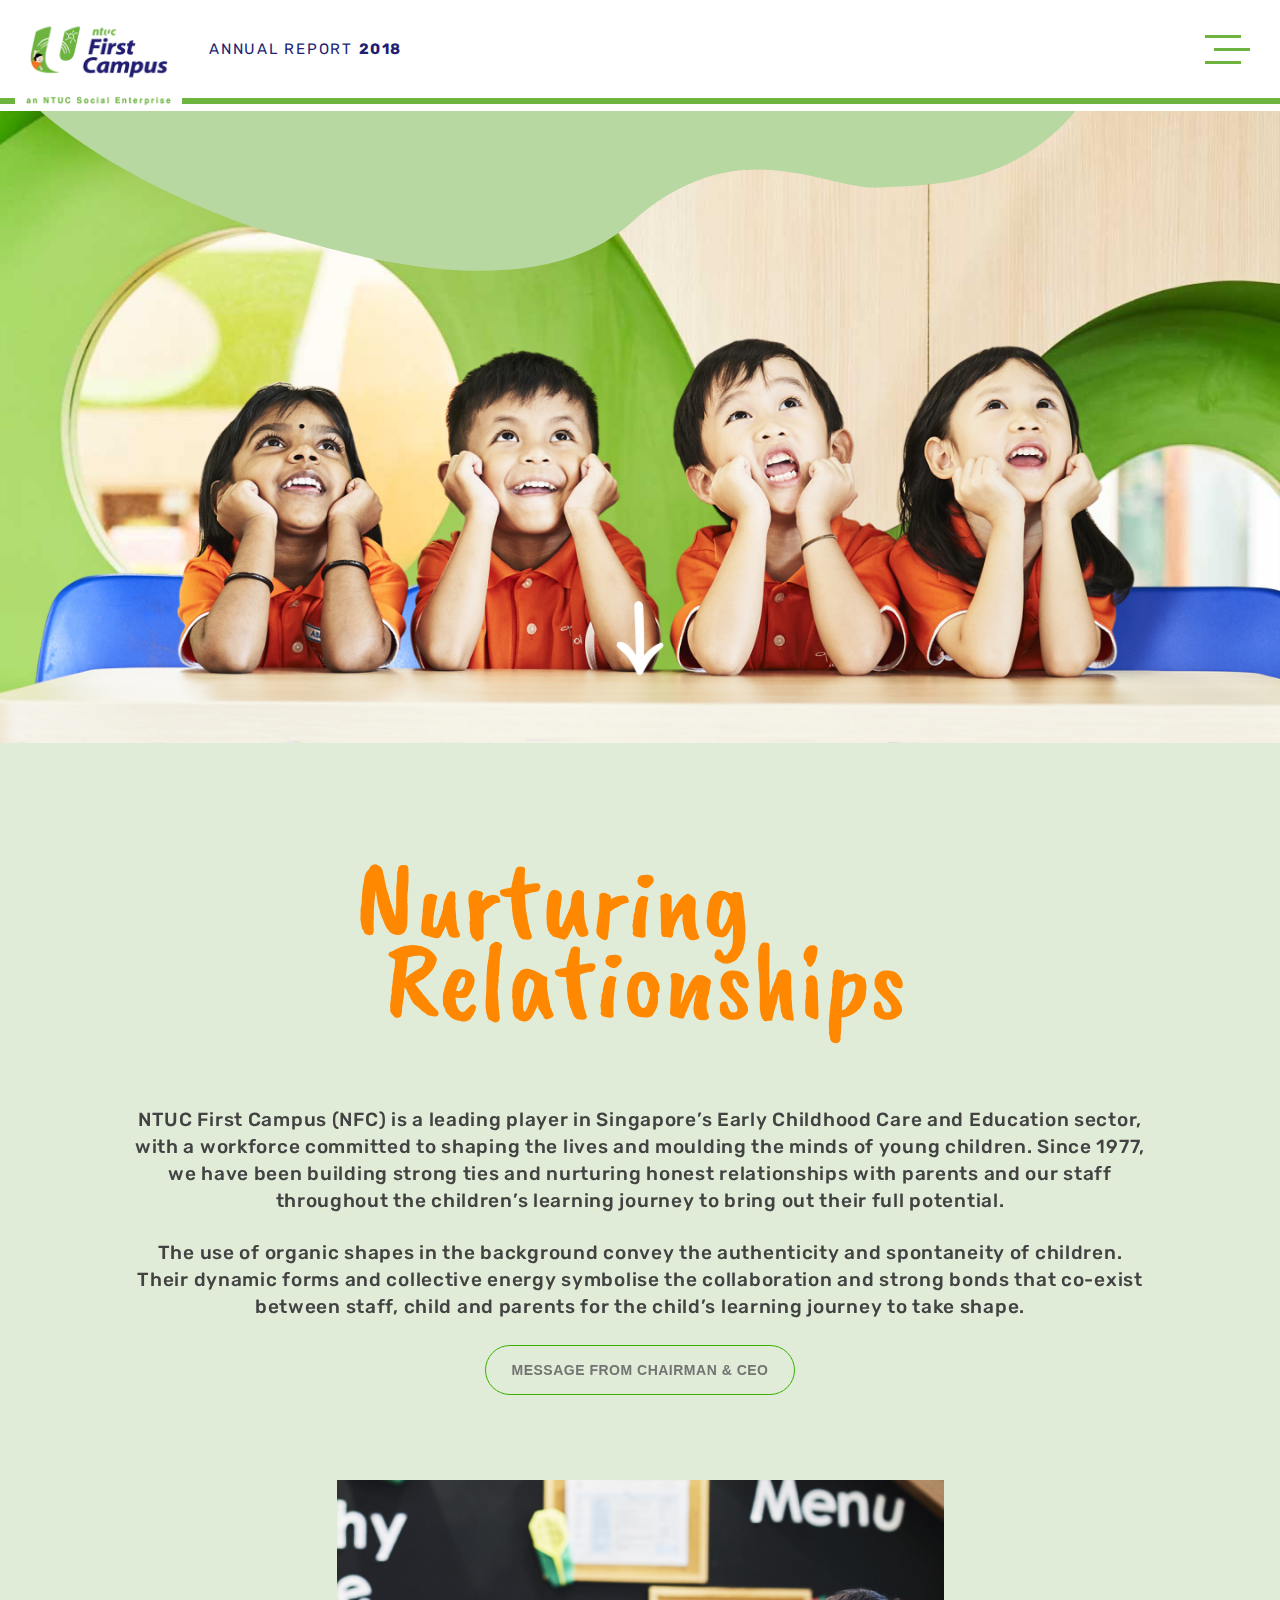
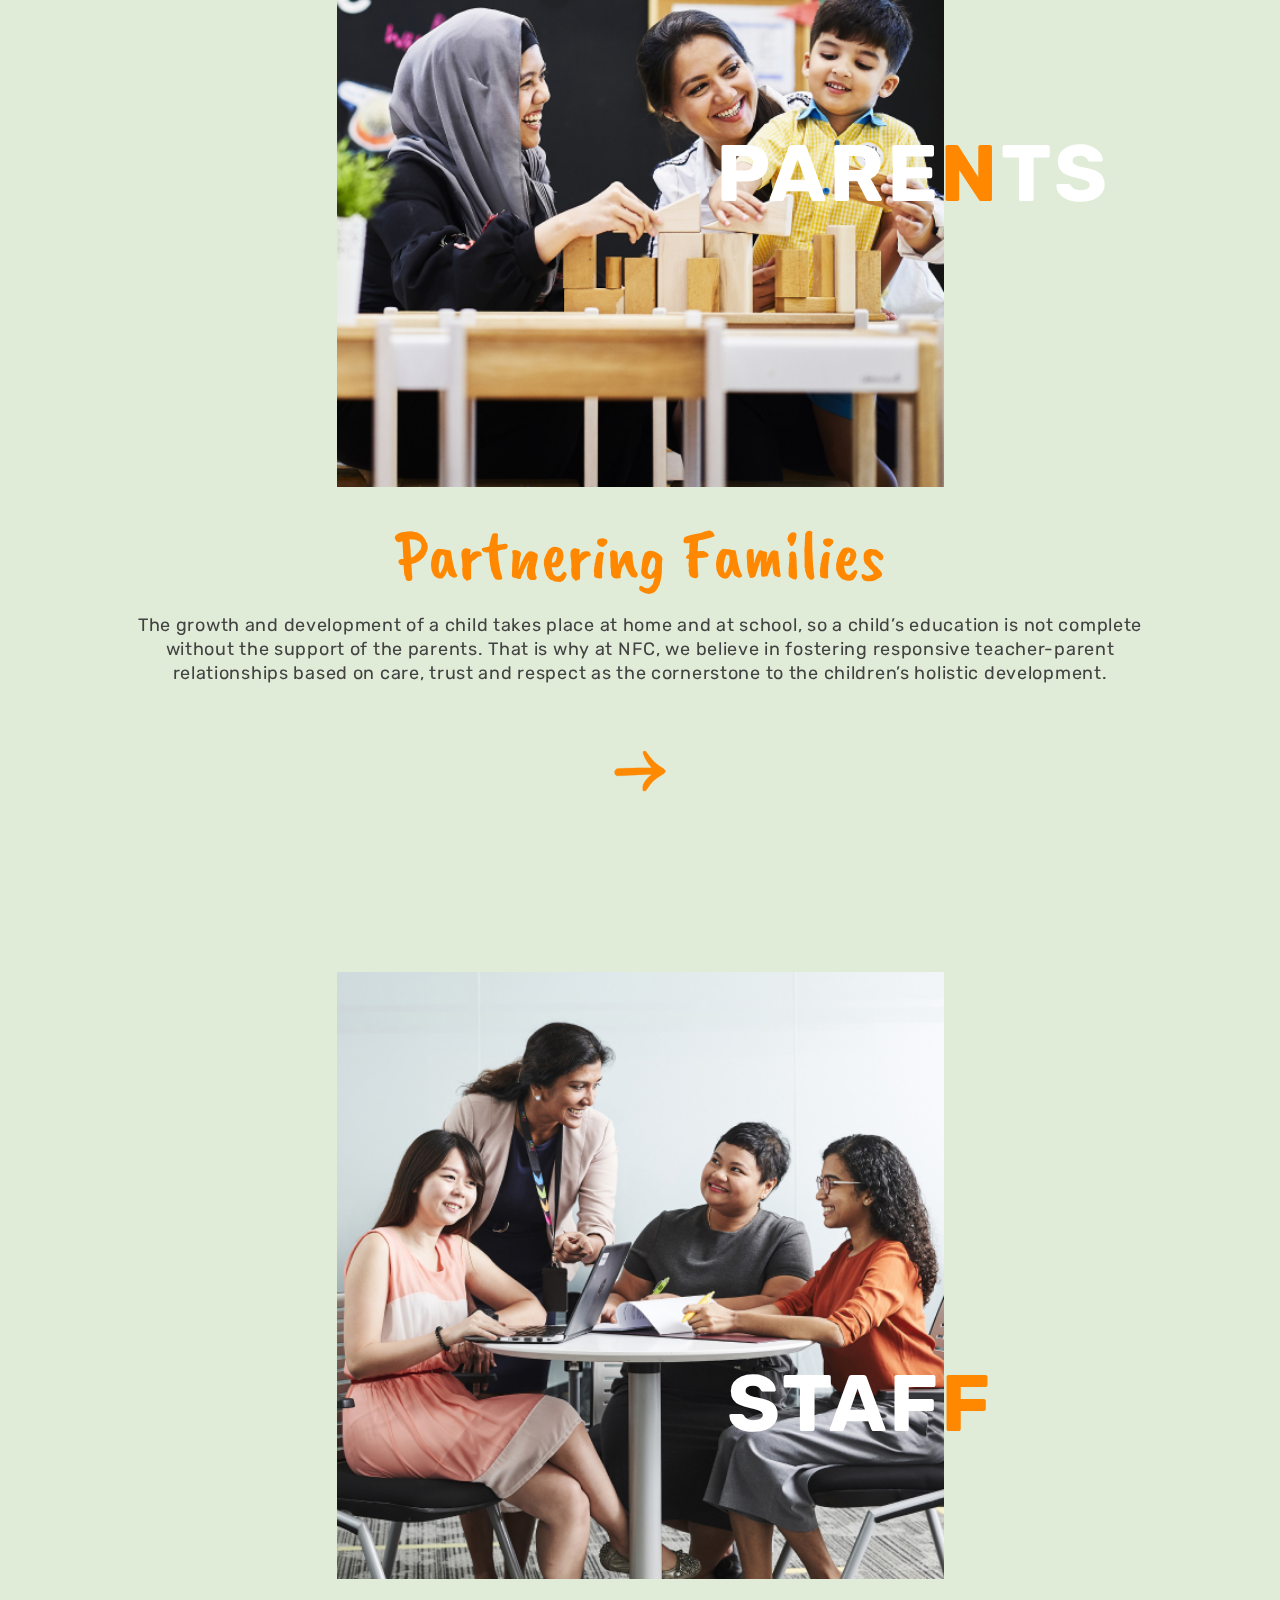
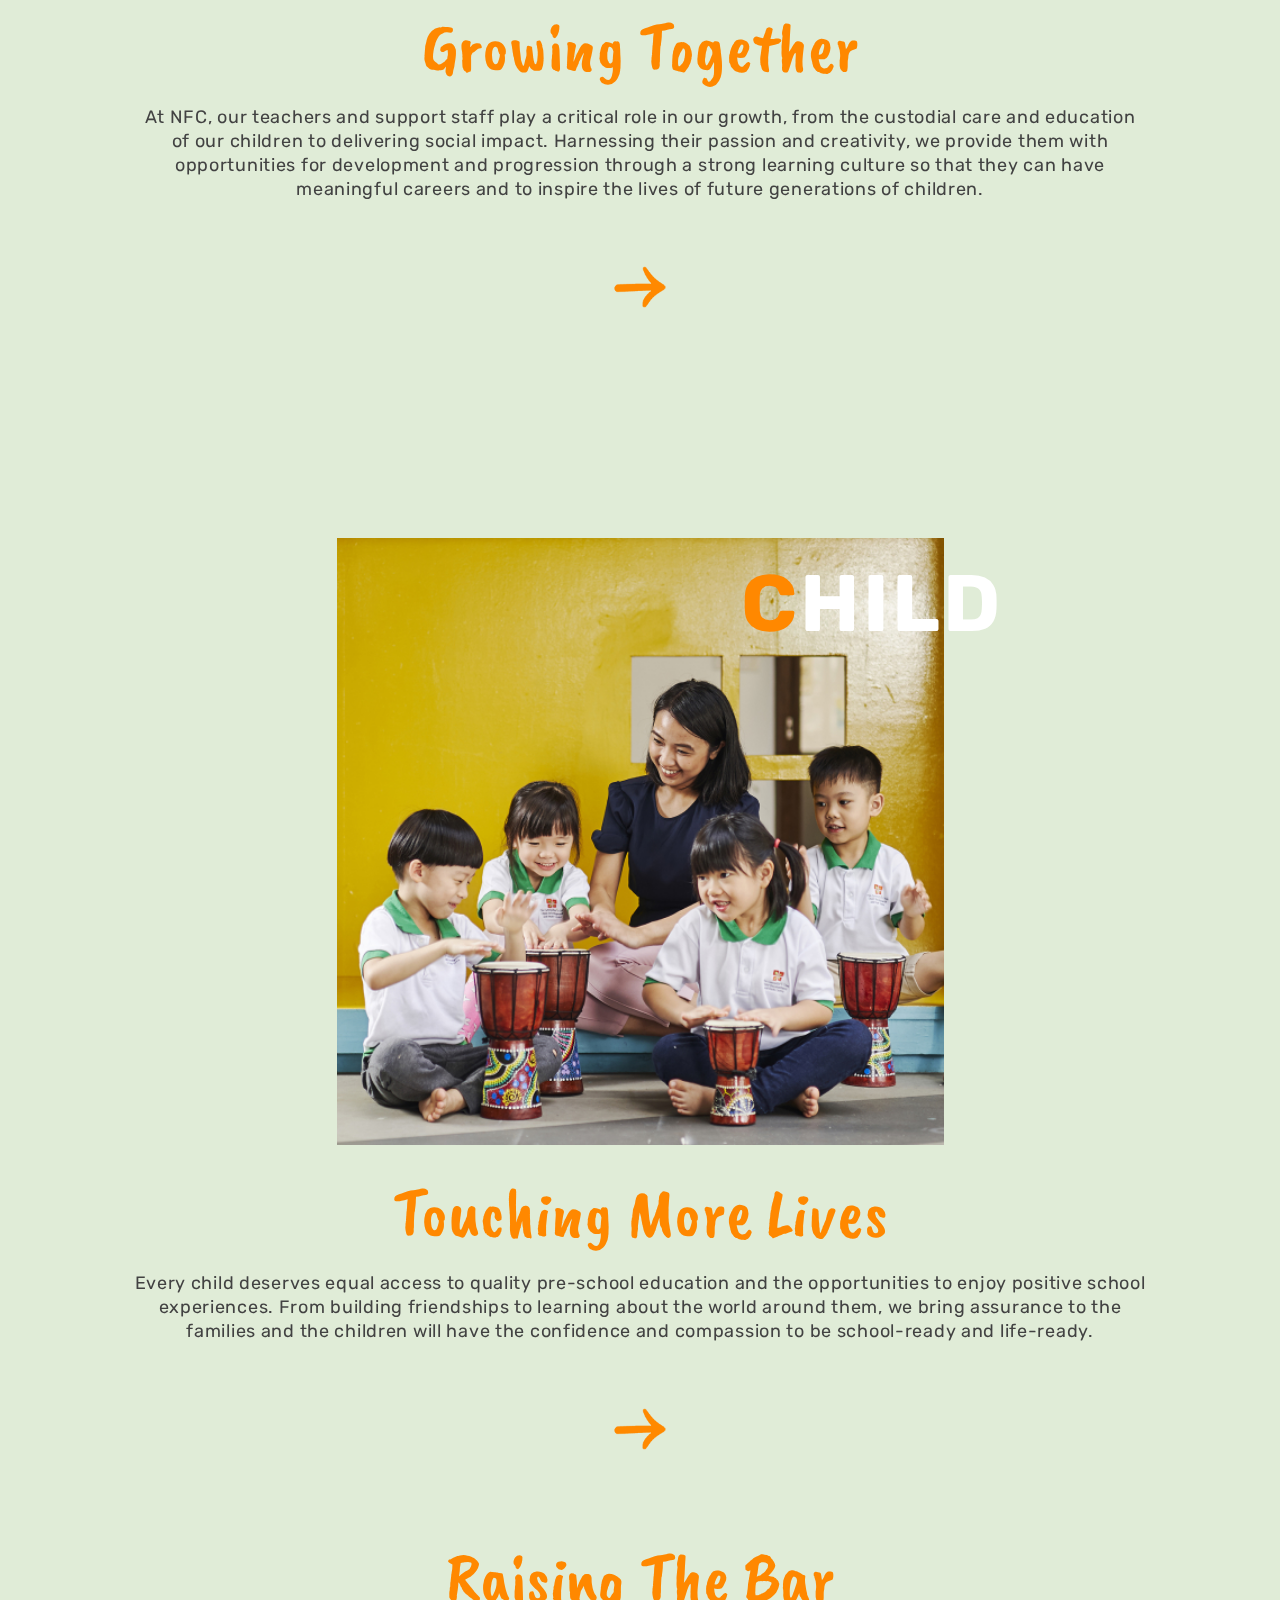
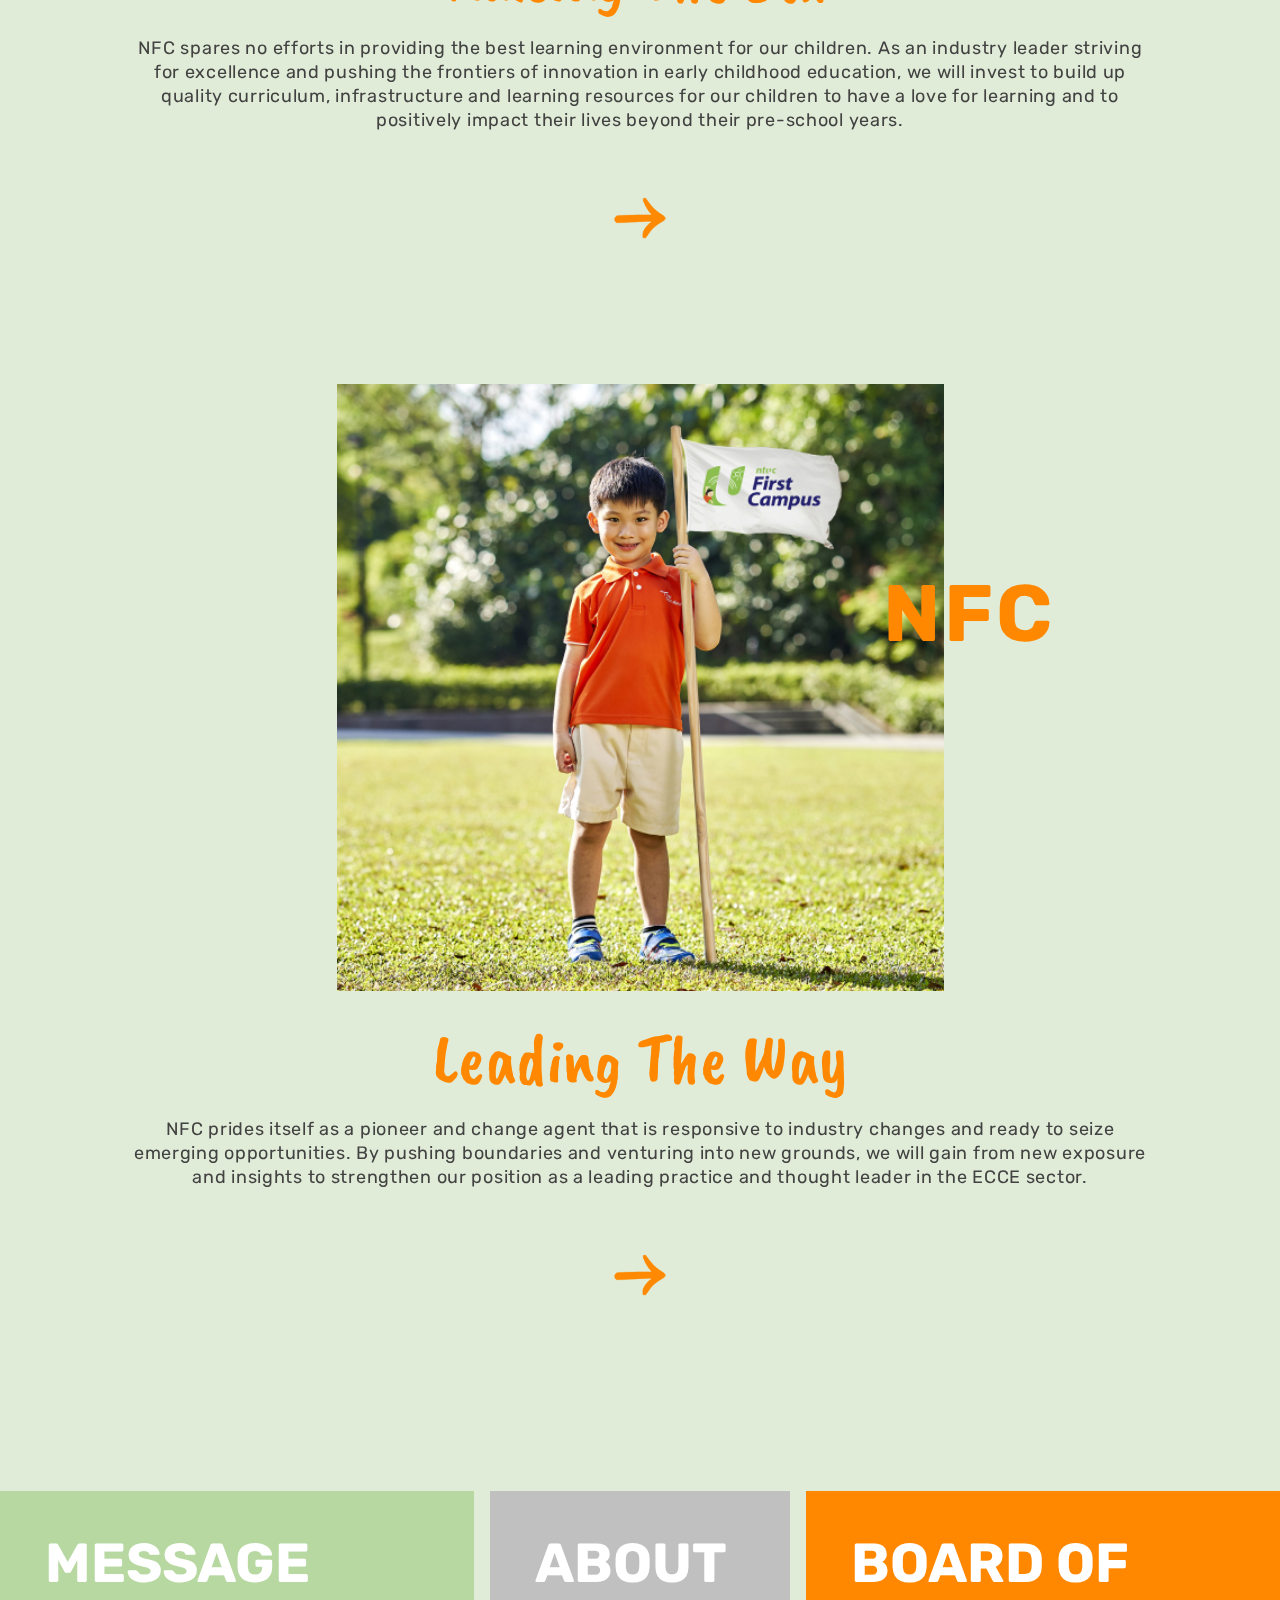
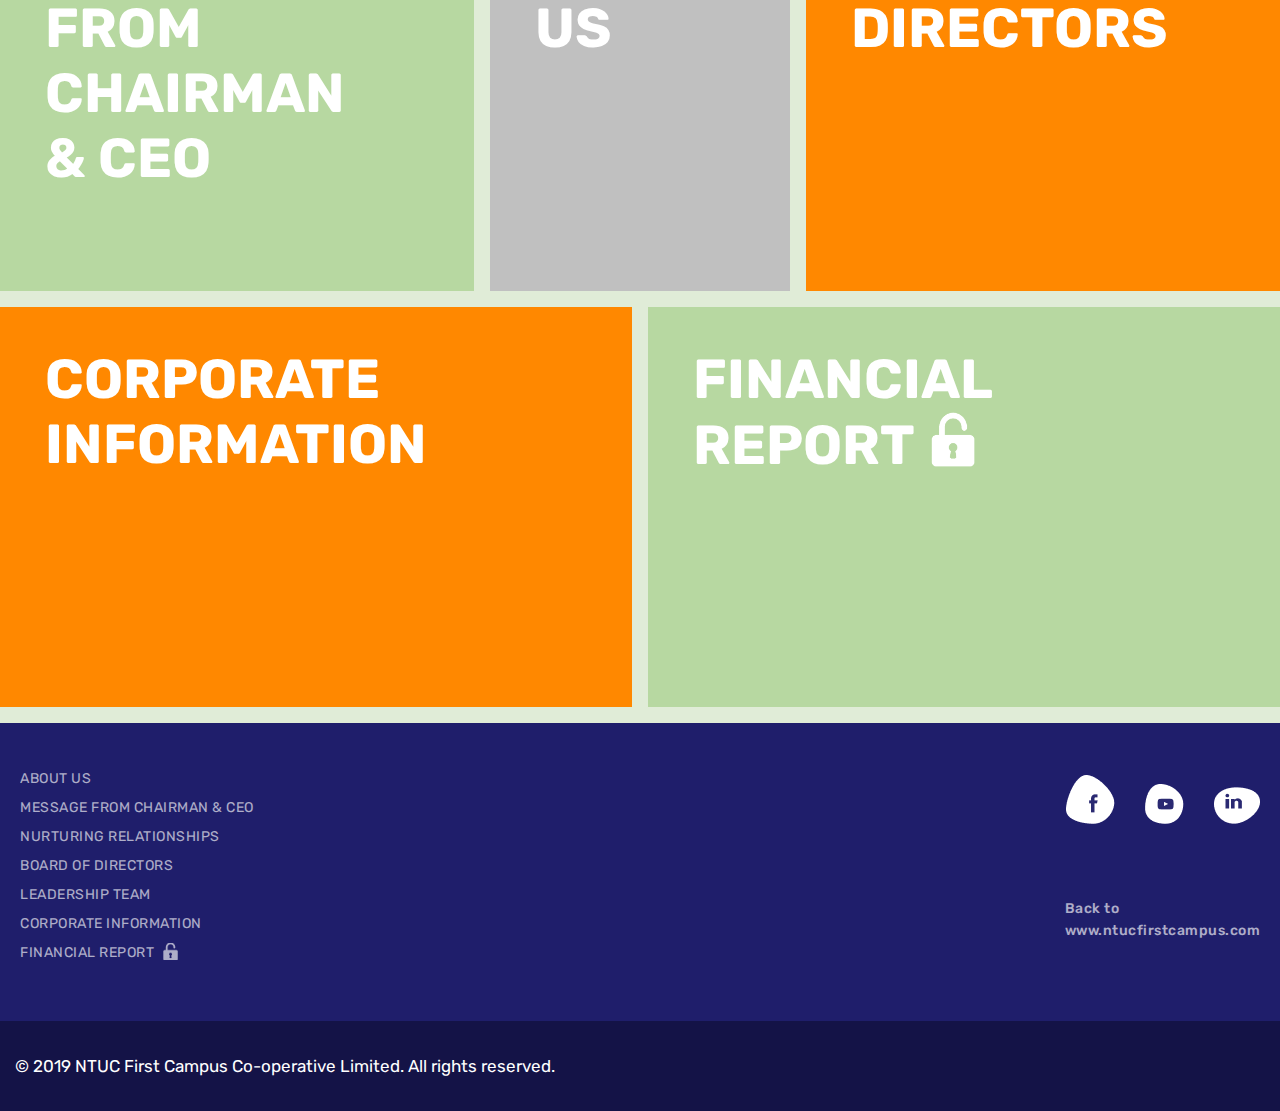
<file: index.html>
<!DOCTYPE HTML>
<html>
    <head>
        <meta charset="utf-8" />
        
        <title>Home</title>
        
        <meta name="description" content="" />
        <meta name="keywords" content="" />
        <meta name="author" content="" />
        
       	<meta name="viewport" content="width=device-width, initial-scale=1, maximum-scale=1" />
		<meta name="theme-color" content="#" />
		<meta name="yandex-tableau-widget" content="logo=, color=#" />
		
		<meta property="og:title" content="" />
		<meta property="og:site_name" content="" />
		<meta property="og:url" content="" />
		<meta property="og:description" content="" />
		<meta property="og:image" content="" />
        
        <link rel="stylesheet" type="text/css" href="css/style.css" />
        
    	<link rel="shortcut icon" type="image/x-icon" href="" />

    </head>
    <body>
    	<div id="anim-block">
			<div id="a-1"></div>
			<div id="a-2"></div>
			<div id="a-3"></div>
			<div id="a-4"></div>
			<div id="a-5"></div>
			<div id="a-6"><div></div></div>
		</div>
    	<header class="">
			<div class="container">
				<a class="header-logo" href="index.html" title="">
					<img class="hover-trans-05" src="images/logo.png" alt="" title="" />
				</a>
				<div class="header-text table-block">
					<p>Annual Report <strong>2018</strong></p>
				</div>
				<div class="header-bob-menu-bt-block table-block">
					<div>
						<button id="header-bob-menu-bt" class="def-bt"></button>
					</div>
				</div>
			</div>
			<div class="header-bottom-border"></div>
			<div id="header-menu-block">
				<div class="container">
					<div class="header-menu-img-title">
						<p class="caveatB">Nurturing <br />&nbsp;Relationships</p>
					</div>
				
					<nav class="header-navigation">
						<ul>
							<li class="in">
								<a class="hover-trans-05" href="about.html" title="">About Us</a>
								<ul>
									<li>
										<a class="hover-trans-05" href="about.html#vis-mis-val" title="">Our Vision, Mission &amp; Values</a>
									</li>
									<li>
										<a class="hover-trans-05" href="about.html#bus-units" title="">Our Business Units</a>
									</li>
								</ul>
							</li>
							<li>
								<a class="hover-trans-05" href="message.html" title="">Message from Chairman &amp; CEO</a>
							</li>
							<li class="in">
								<a>Nurturing Relationships</a>

								<ul>
									<li>
										<a class="hover-trans-05" href="partnering-familes.html" title="">Partnering Families</a>
									</li>
									<li>
										<a class="hover-trans-05" href="growing-together.html" title="">Growing Together</a>
									</li>
									<li>
										<a class="hover-trans-05" href="touching.html" title="">Touching More Lives</a>
									</li>
									<li>
										<a class="hover-trans-05" href="touching.html#raise_bar" title="">Raising The Bar</a>
									</li>
									<li>
										<a class="hover-trans-05" href="leading-the-way.html" title="">Leading The Way</a>
									</li>
								</ul>
							</li>
						</ul>
					</nav>
					
					<nav class="header-navigation">
						<ul>
							<li>
								<a class="hover-trans-05" href="board-of-directors.html" title="">Board of Directors</a>
							</li>
							<li>
								<a class="hover-trans-05" href="leadership.html" title="">Leadership Team</a>
							</li>
							<li>
								<a class="hover-trans-05" href="corporate-information.html" title="">Corporate Information</a>
							</li>
							<li>
								<a class="hover-trans-05" href="login.php" title="">Financial Report <span class="bg pg-menu-link-img"></span></a>
							</li>
						</ul>
					</nav>
					
					<div class="clear"></div>
					<div class="header-coop">
						<p>© 2019 NTUC First Campus Co-operative Limited. All rights reserved.</p>
					</div>
					<div class="header-social">
						<a class="hover-trans-05" href="https://www.facebook.com/ntucfirstcampus/" target="_blank" title="">
							<img src="images/social/f.png" alt="" title="" />
						</a>
						<a class="hover-trans-05" href="https://www.youtube.com/user/ntucfirstcampus" target="_blank" title="">
							<img src="images/social/y.png" alt="" title="" />
						</a>
						<a class="hover-trans-05" href="https://www.linkedin.com/company/ntuc-first-campus" target="_blank" title="">
							<img src="images/social/i.png" alt="" title="" />
						</a>
					</div>
				</div>
			</div>
		</header>
		
		<div class="top-block top-block-home bg">
			<div class="morph-wrap">
				<svg class="morph" width="1400" height="770" viewBox="0 0 1400 770">
					<path d="M278.86553,581.90322C303.09155,587.3469 429.5197,631.73603 494.80783,572.66779C560.09596,513.59955 616.36115,552.32718 648.36312,550.95662C680.36509,549.58606 718.97922,549.51611 754.54366,520.68578C790.10811,491.85545 809.34912,445.38578 811.50545,354.30122C813.66178,263.21667 788.04822,205.93055 750.25088,127.79689C712.45355,49.66323 637.90378,64.79689 598.49611,84.35245C559.08844,103.90801 511.59657,190.50188 431.98856,219.68578C352.38055,248.86968 129.29745,243.94176 81.43456,373.61045C33.57167,503.27914 254.63951,576.45954 278.86553,581.90322z"/>
				</svg>
			</div>
			<a href="#link" class="def-bt top-block-bt bg hover-trans-05 nav-link main-top-block-bt"></a>
		</div>
		
		<div id="link" class="home-content green-bg">
			<div class="container">
				<h1 class="caveatB">Nurturing <br />&nbsp; &nbsp; &nbsp; &nbsp; Relationships</h1>
				<p>NTUC First Campus (NFC) is a leading player in Singapore’s Early Childhood Care and Education sector, with a workforce committed to shaping the lives and moulding the minds of young children. Since 1977, we have been building strong ties and nurturing honest relationships with parents and our staff throughout the children’s learning journey to bring out their full potential.</p>
				<p>The use of organic shapes in the background convey the authenticity and spontaneity of children. Their dynamic forms and collective energy symbolise the collaboration and strong bonds that co-exist between staff, child and parents for the child’s learning journey to take shape.</p>

				<form action="message.html">
					<button class="text-bt def-bt hover-trans-05">Message from chairman &amp; ceo</button>
				</form>

				
				
				<div class="home-why-we-block" id="home-why-we-1">
					<img src="images/img/home-1.jpg" alt="" title="" />
					<span class="image-text">PARE<span>N</span>TS</span>
					<h2 class="caveatB">Partnering <br />Families</h2>
					
					<p>The growth and development of a child takes place at home and at school, so a child’s education is not complete without the support of the parents. That is why at NFC, we believe in fostering responsive teacher-parent relationships based on care, trust and respect as the cornerstone to the children’s holistic development.</p>
					<button class="def-bt bg hover-trans-05"><a href="partnering-familes.html" title=""></a></button>
				</div>
				
				<div class="home-why-we-block" id="home-why-we-2">
					<img  src="images/img/home-2.jpg" alt="" title="" />
					<span class="image-text">STAF<span>F</span></span>
					<h2 class="caveatB">Growing <br />Together</h2>
					<p>At NFC, our teachers and support staff play a critical role in our growth, from the custodial care and education of our children to delivering social impact. Harnessing their passion and creativity, we provide them with opportunities for development and progression through a strong learning culture so that they can have meaningful careers and to inspire the lives of future generations of children. </p>
					<button class="def-bt bg hover-trans-05"><a href="growing-together.html" title=""></a></button>
				</div>

				<div class="home-why-we-block" id="home-why-we-3">
					<img src="images/img/home-3.jpg" alt="" title="" />
					<span class="image-text"><span>C</span>HILD</span>
					<h2 class="caveatB">Touching <br />More Lives</h2>
					<p>Every child deserves equal access to quality pre-school education and the opportunities to enjoy positive school experiences. From building friendships to learning about the world around them, we bring assurance to the families and the children will have the confidence and compassion to be school-ready and life-ready.</p>
					<button class="def-bt bg hover-trans-05"><a href="touching.html" title=""></a></button>
				</div>
				
				<div class="home-why-we-block" id="home-why-we-4">
					<h2 class="caveatB">Raising <br />The Bar</h2>
					<p>NFC spares no efforts in providing the best learning environment for our children. As an industry leader striving for excellence and pushing the frontiers of innovation in early childhood education, we will invest to build up quality curriculum, infrastructure and learning resources for our children to have a love for learning and to positively impact their lives beyond their pre-school years.</p>
					<a href="touching.html#raise_bar"><button class="def-bt bg hover-trans-05"></button></a>
				</div>
				
				<div class="home-why-we-block" id="home-why-we-5">
					<img src="images/img/home-5.jpg" alt="" title="" />
					<span class="image-text"><span>NFC</span></span>
					<h2 class="caveatB">Leading <br />The Way</h2>
					<p>NFC prides itself as a pioneer and change agent that is responsive to industry changes and ready to seize emerging opportunities. By pushing boundaries and venturing into new grounds, we will gain from new exposure and insights to strengthen our position as a leading practice and thought leader in the ECCE sector.</p>
					<button class="def-bt bg hover-trans-05"><a href="leading-the-way.html" title=""></a></button>
				</div>
			</div>
			
			<div class="home-footer-big-menu">
				<ul>
					<li class="green">
						<a class="" href="message.html" title="">MESSAGE <br />FROM <br />CHAIRMAN <br />&amp; CEO</a>
					</li>
					<li class="gray">
						<a class="" href="about.html" title="">ABOUT <br />US</a>
					</li>
					<li class="orange">
						<a class="" href="board-of-directors.html" title="">BOARD OF <br />DIRECTORS</a>
					</li>
					<li class="orange">
						<a class="" href="corporate-information.html" title="">CORPORATE <br />INFORMATION</a>
					</li>
					<li class="green">
						<a class="" href="login.php" title="">FINANCIAL <br />REPORT <span class="close-img bg"></span></a>
					</li>
				</ul>
			</div>
		</div>
		
		<footer>
			<div class="footer-top">
				<div class="container">
					<div class="left">
						<p>Back to <br /><a href="https://www.ntucfirstcampus.com" title="" target="_blank">www.ntucfirstcampus.com</a></p>
					</div>
					
					<div class="right">
						<ul>
							<li>
								<a href="about.html" title="">ABOUT US</a>
							</li>
							<li>
								<a href="message.html" title="">MESSAGE FROM CHAIRMAN &amp; CEO</a>
							</li>
							<li>
								<a href="index.html" title="">NURTURING RELATIONSHIPS</a>
							</li>
							<li>
								<a href="board-of-directors.html" title="">BOARD OF DIRECTORS</a>
							</li>
							<li>
								<a href="leadership.html" title="">LEADERSHIP TEAM</a>
							</li>
							<li>
								<a href="corporate-information.html" title="">CORPORATE INFORMATION</a>
							</li>
							<li>
								<a href="login.php" title="">FINANCIAL REPORT <span class="close-img bg"></span></a>
							</li>
						</ul>
					</div>
					
					<div class="footer-social">
						<a class="hover-trans-05" href="https://www.facebook.com/ntucfirstcampus/" target="_blank" title="">
							<img src="images/social/f-w.png" alt="" title="" />
						</a>
						<a class="hover-trans-05" href="https://www.youtube.com/user/ntucfirstcampus" target="_blank" title="">
							<img src="images/social/y-w.png" alt="" title="" />
						</a>
						<a class="hover-trans-05" href="https://www.linkedin.com/company/ntuc-first-campus" target="_blank" title="">
							<img src="images/social/i-w.png" alt="" title="" />
						</a>
					</div>
				</div>
			</div>
			<div class="footer-bottom">
				<div class="container table-block">
					<div>
						<p class="left">© 2019 NTUC First Campus Co-operative Limited. All rights reserved.</p>
						<p class="right"></p>
					</div>
				</div>
			</div>
		</footer>
		<script type="text/javascript" src="js/main-script.js"></script>
		
		<script type="text/javascript" src="js/imagesloaded.pkgd.min.js"></script>
		<script type="text/javascript" src="js/anime.min.js"></script>
		<script type="text/javascript" src="js/scrollMonitor.js"></script>
		<script type="text/javascript" src="js/animate-script.js"></script>
    </body>
</html>
</file>
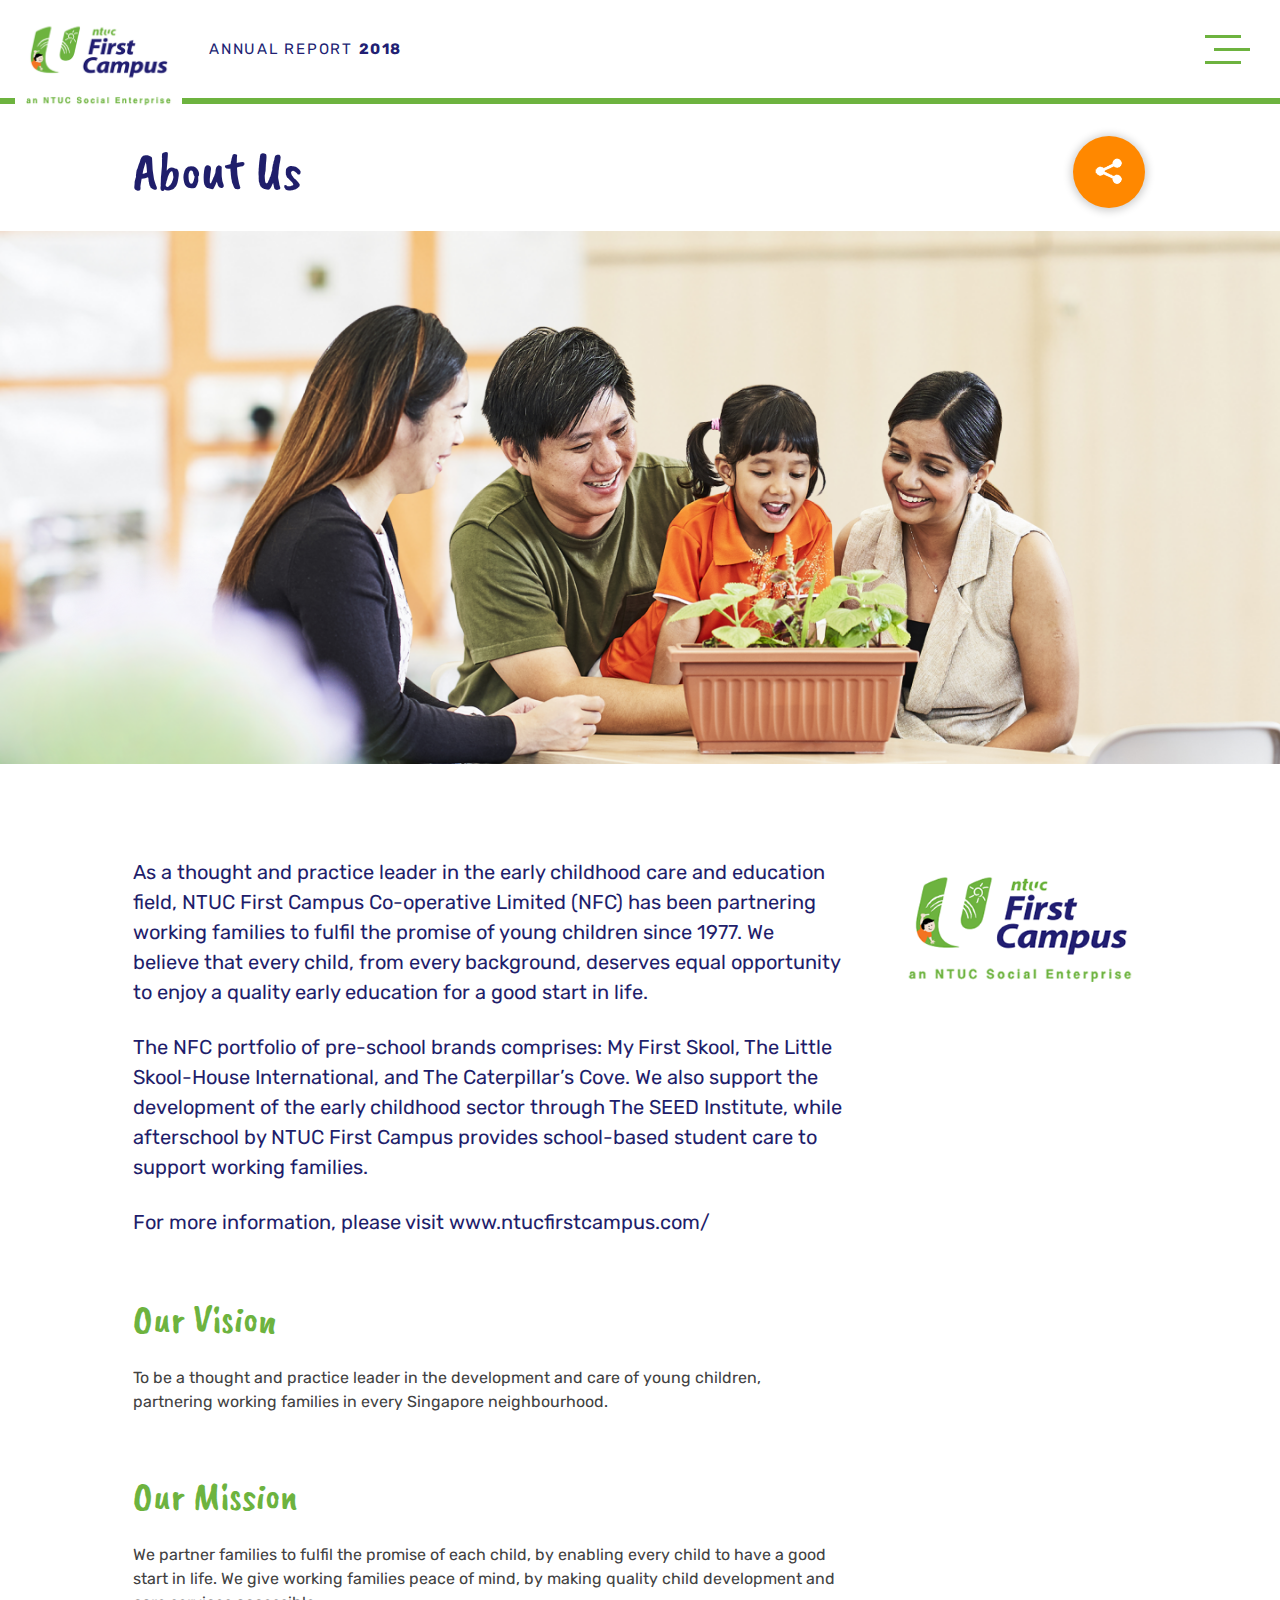
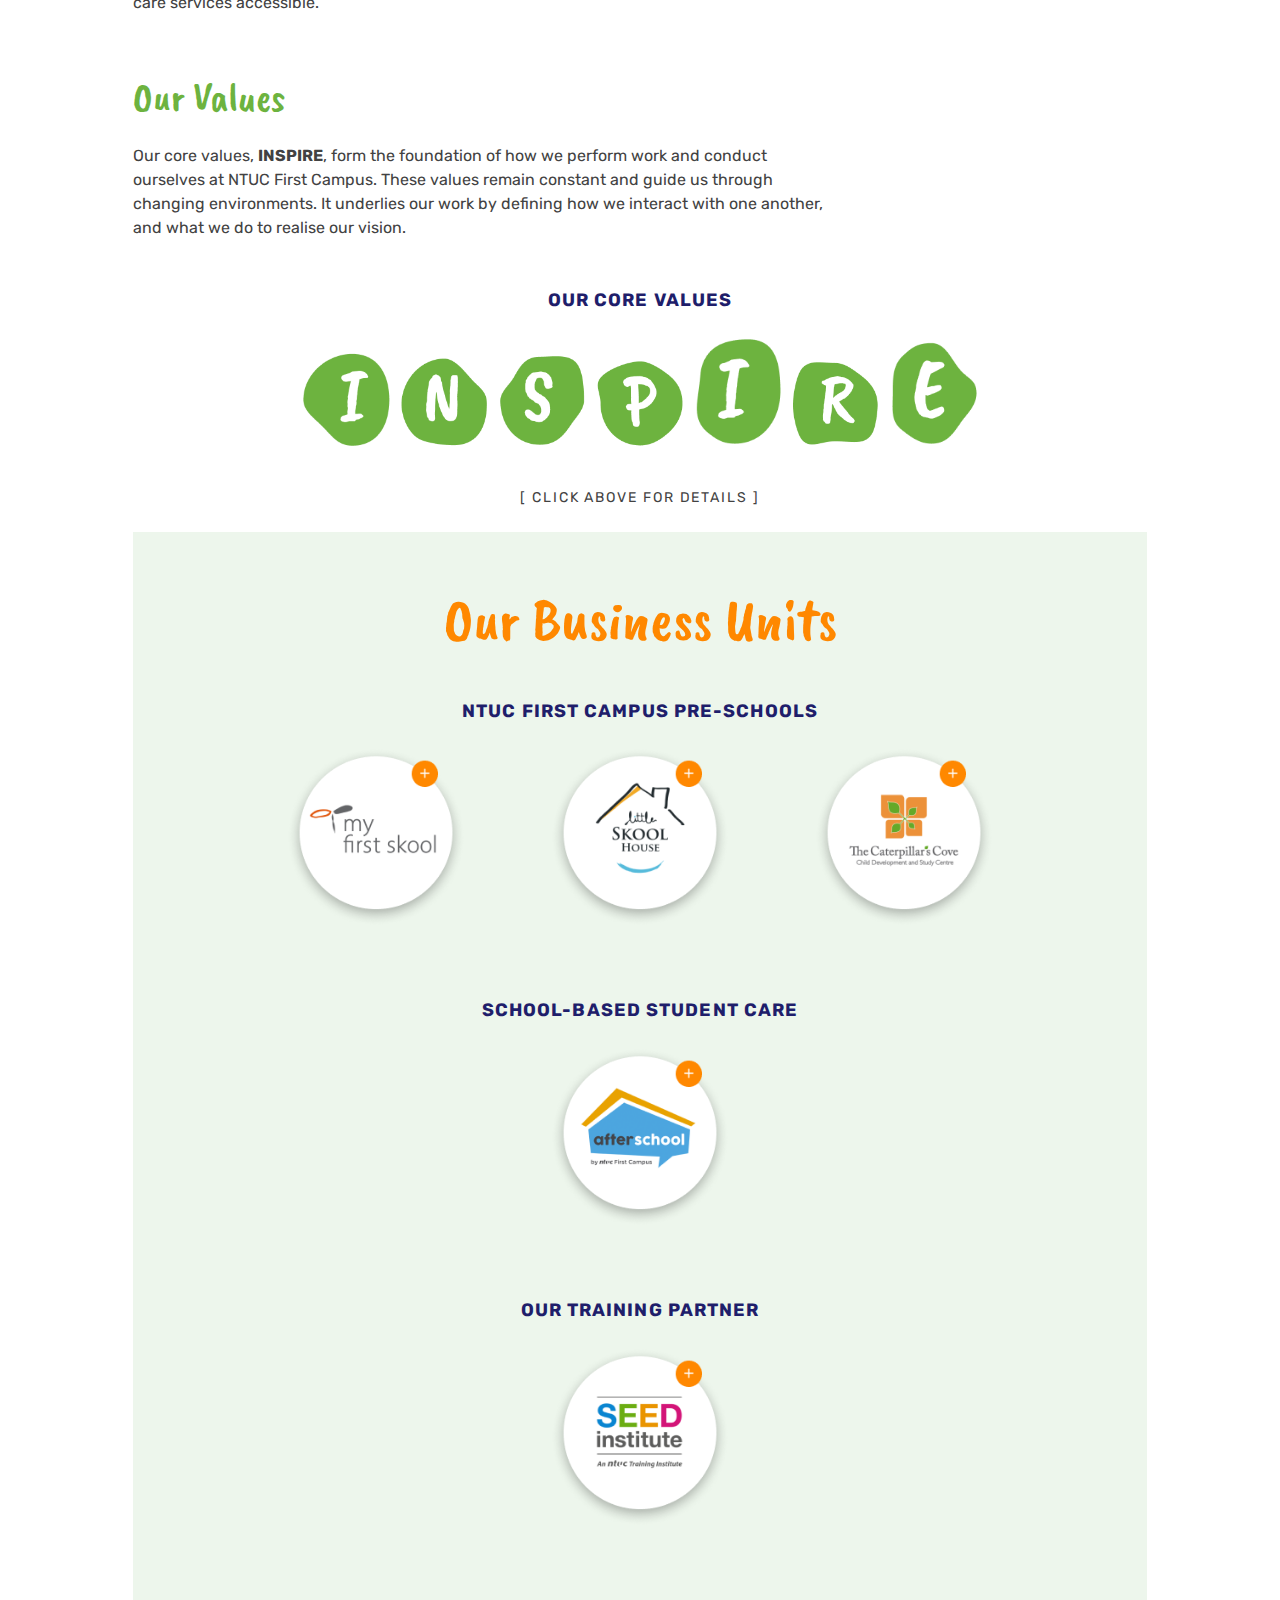
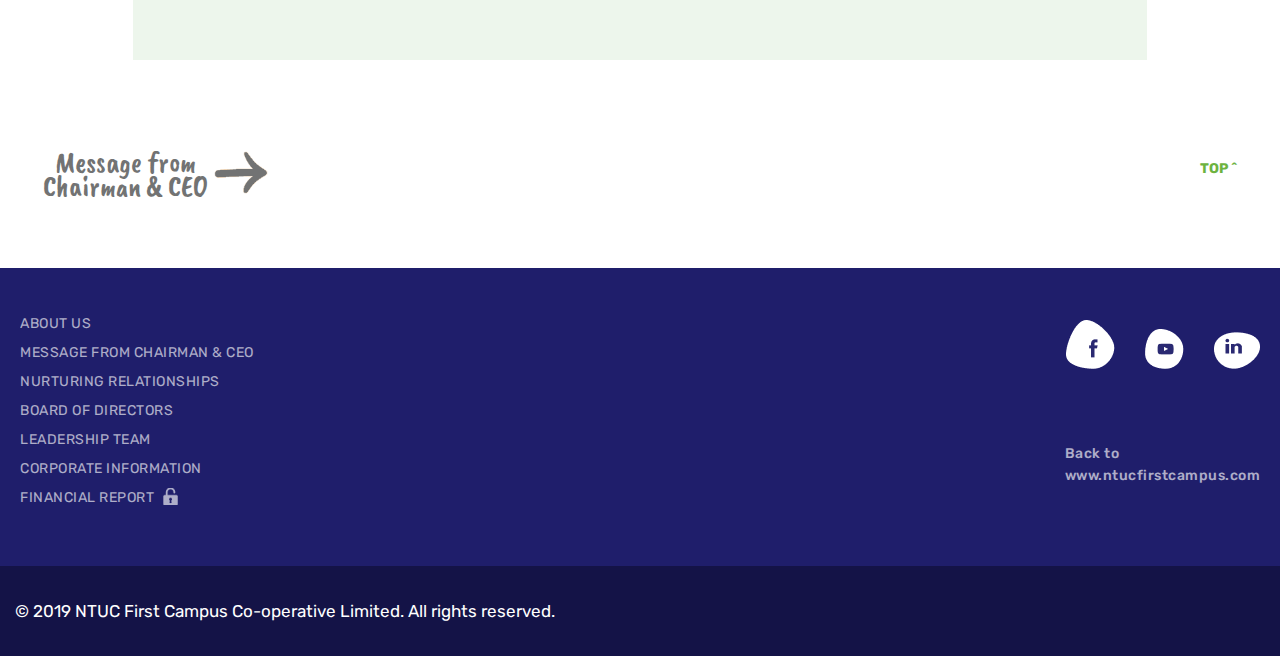
<file: about.html>
<!DOCTYPE HTML>
<html>
    <head>
        <meta charset="utf-8" />
        
        <title>About Us</title>
        
        <meta name="description" content="" />
        <meta name="keywords" content="" />
        <meta name="author" content="" />
        
       	<meta name="viewport" content="width=device-width, initial-scale=1, maximum-scale=1" />
		<meta name="theme-color" content="#" />
		<meta name="yandex-tableau-widget" content="logo=, color=#" />
		
		<meta property="og:title" content="" />
		<meta property="og:site_name" content="" />
		<meta property="og:url" content="" />
		<meta property="og:description" content="" />
		<meta property="og:image" content="" />
        
        <link rel="stylesheet" type="text/css" href="css/style.css" />
        
    	<link rel="shortcut icon" type="image/x-icon" href="" />
		<script src="https://platform-api.sharethis.com/js/sharethis.js#property=5ca60a96fb6af900122ed468&product=sticky-share-buttons"></script>
		<style>div#st-2 { display: none; } #st-2 > .st-toggle:last-of-type { border: 1px solid red; bottom: 200vh!important; }</style>
    </head>
    <body id="top">
    	<header class="">
			<div class="container">
				<a class="header-logo" href="index.html" title="">
					<img class="hover-trans-05" src="images/logo.png" alt="" title="" />
				</a>
				<div class="header-text table-block">
					<p>Annual Report <strong>2018</strong></p>
				</div>
				<div class="header-bob-menu-bt-block table-block">
					<div>
						<button id="header-bob-menu-bt" class="def-bt"></button>
					</div>
				</div>
			</div>
			<div class="header-bottom-border"></div>
			<div id="header-menu-block">
				<div class="container">
					<div class="header-menu-img-title">
						<p class="caveatB">Nurturing <br />&nbsp;Relationships</p>
					</div>
				
					<nav class="header-navigation">
						<ul>
							<li class="in">
								<a class="hover-trans-05" href="about.html" title="">About Us</a>
								<ul>
									<li>
										<a class="hover-trans-05" href="about.html#vis-mis-val" title="">Our Vision, Mission &amp; Values</a>
									</li>
									<li>
										<a class="hover-trans-05" href="about.html#bus-units" title="">Our Business Units</a>
									</li>
								</ul>
							</li>
							<li>
								<a class="hover-trans-05" href="message.html" title="">Message from Chairman &amp; CEO</a>
							</li>
							<li class="in">
								<a>Nurturing Relationships</a>
								<ul>
									<li>
										<a class="hover-trans-05" href="partnering-familes.html" title="">Partnering Families</a>
									</li>
									<li>
										<a class="hover-trans-05" href="growing-together.html" title="">Growing Together</a>
									</li>
									<li>
										<a class="hover-trans-05" href="touching.html" title="">Touching More Lives</a>
									</li>
									<li>
										<a class="hover-trans-05" href="touching.html#raise_bar" title="">Raising The Bar</a>
									</li>
									<li>
										<a class="hover-trans-05" href="leading-the-way.html" title="">Leading The Way</a>
									</li>
								</ul>
							</li>
						</ul>
					</nav>
					
					<nav class="header-navigation">
						<ul>
							<li>
								<a class="hover-trans-05" href="board-of-directors.html" title="">Board of Directors</a>
							</li>
							<li>
								<a class="hover-trans-05" href="leadership.html" title="">Leadership Team</a>
							</li>
							<li>
								<a class="hover-trans-05" href="corporate-information.html" title="">Corporate Information</a>
							</li>
							<li>
								<a class="hover-trans-05" href="login.php" title="">Financial Report <span class="bg pg-menu-link-img"></span></a>
							</li>
						</ul>
					</nav>
					
					<div class="clear"></div>
					<div class="header-coop">
						<p>© 2019 NTUC First Campus Co-operative Limited. All rights reserved.</p>
					</div>
					<div class="header-social">
						<a class="hover-trans-05" href="https://www.facebook.com/ntucfirstcampus/" target="_blank" title="">
							<img src="images/social/f.png" alt="" title="" />
						</a>
						<a class="hover-trans-05" href="https://www.youtube.com/user/ntucfirstcampus" target="_blank" title="">
							<img src="images/social/y.png" alt="" title="" />
						</a>
						<a class="hover-trans-05" href="https://www.linkedin.com/company/ntuc-first-campus" target="_blank" title="">
							<img src="images/social/i.png" alt="" title="" />
						</a>
					</div>
				</div>
			</div>
		</header>
		
		<div class="top-block top-block-2 top-block-3">
			<div class="container table-block">
				<div class="top-content">
					<h1 class="caveatB">About Us</h1>
				</div>
			</div>
			<button class="def-bt share-link"></button>
		</div>
		
		<div class="top-image-block-2" style="background: fixed url( 'images/page-2/about-us-tom-image-bg.jpg' ) center no-repeat; background-size: cover;">
			<img src="images/page-2/about-us-tom-image.png" alt="" title="" />
		</div>
		
		<div class="content-2-block">
			<div class="container">
				
				<div class="two-coll-block">
					<div class="left">
						<p class="blue-colore">As a thought and practice leader in the early childhood care and education field, NTUC First Campus Co-operative Limited (NFC) has been partnering working families to fulfil the promise of young children since 1977. We believe that every child, from every background, deserves equal opportunity to enjoy a quality early education for a good start in life.</p>
						
						<p id="vis-mis-val" class="blue-colore">The NFC portfolio of pre-school brands comprises: My First Skool, The Little Skool-House International, and The Caterpillar’s Cove. We also support the development of the early childhood sector through The SEED Institute, while afterschool by NTUC First Campus provides school-based student care to support working families.</p>
						
						<p class="blue-colore">For more information, please visit <a target="_blank" <a href="https://www.ntucfirstcampus.com" style="color:#1f1e6b">www.ntucfirstcampus.com/</a></p>
						
						<h2 class="mar-top-60">Our Vision</h2>
						
						<p>To be a thought and practice leader in the development and care of young children, partnering working families in every Singapore neighbourhood.</p>
						
						<h2 class="mar-top-60">Our Mission</h2>
						
						<p>We partner families to fulfil the promise of each child, by enabling every child to have a good start in life. We give working families peace of mind, by making quality child development and care services accessible.</p>
						
						<h2 class="mar-top-60">Our Values</h2>
						
						<p>Our core values, <strong>INSPIRE</strong>, form the foundation of how we perform work and conduct ourselves at NTUC First Campus. These values remain constant and guide us through changing environments. It underlies our work by defining how we interact with one another, and what we do to realise our vision.</p>
					</div>
					<div class="right">
						<img src="images/logo-right.png" alt="" title="" />
					</div>
				</div>
				
				<div  id="bus-units"  class="popups-1-block">
					<p class="big-p"><strong>Our core values</strong></p>
					<ul>
						<li class="pop-link hover-trans-05" data-id="1"><img src="images/pop/1.png" alt="" title="" /></li>
						<li class="pop-link hover-trans-05" data-id="2"><img src="images/pop/2.png" alt="" title="" /></li>
						<li class="pop-link hover-trans-05" data-id="3"><img src="images/pop/3.png" alt="" title="" /></li>
						<li class="pop-link hover-trans-05" data-id="4"><img src="images/pop/4.png" alt="" title="" /></li>
						<li class="pop-link hover-trans-05" data-id="5"><img src="images/pop/5.png" alt="" title="" /></li>
						<li class="pop-link hover-trans-05" data-id="6"><img src="images/pop/6.png" alt="" title="" /></li>
						<li class="pop-link hover-trans-05" data-id="7"><img src="images/pop/7.png" alt="" title="" /></li>
					</ul>
					<p style="margin-top: 40px;">[ Click above for details ]</p>
				</div>
				<div class="popups-2-block">
					<h2 class="big-h">Our Business Units</h2>
					<p class="big-p"><strong>NTUC First Campus Pre-Schools</strong></p>
					<ul>
						<li class="pop-link hover-trans-05" data-id="8"><img src="images/pop-2/1.png" alt="" title="" /></li>
						<li class="pop-link hover-trans-05" data-id="9"><img src="images/pop-2/2.png" alt="" title="" /></li>
						<li class="pop-link hover-trans-05" data-id="10"><img src="images/pop-2/3.png" alt="" title="" /></li>
					</ul>
					<p class="big-p"><strong>School-Based Student Care</strong></p>
					<ul>
						<li class="pop-link hover-trans-05" data-id="11"><img src="images/pop-2/4.png" alt="" title="" /></li>
					</ul>
					<p class="big-p"><strong>Our Training Partner</strong></p>
					<ul>
						<li class="pop-link hover-trans-05" data-id="12"><img src="images/pop-2/5.png" alt="" title="" /></li>
					</ul>
				</div>
				
			</div>
		</div>
		
		<script type="text/javascript">
					var popData = [];
					popData[1] =
						'<h3>ntegrity</h3><img class="pop-img" src="images/pop/1.png" alt="" title="" />' +
						'<p>We build trust and credibility through honest communication, delivering what we promised, and having the courage to stand up to say and do the right thing.</p>'
					;
					popData[2] =
						'<h3>urturing</h3><img class="pop-img" src="images/pop/2.png" alt="" title="" />' +
						'<p>We believe in fostering the long-term learning and development of ourselves and others, and in building and being a part of a learning and sharing culture.</p>'
					;
					popData[3] =
						'<h3>ervice</h3><img class="pop-img" src="images/pop/3.png" alt="" title="" />' +
						'<p>We deliver quality service with sincerity by understanding the needs and finding the best solutions for children, families, community and stakeholders.</p>'
					;
					popData[4] =
						'<h3>assion</h3><img class="pop-img" src="images/pop/4.png" alt="" title="" />' +
						'<p>We have a strong belief and sense of commitment to the profession and the organisation’s mission and vision, and are dedicated to make a difference to children, families, community and stakeholders.</p>'
					;
					popData[5] =
						'<h3>nnovation</h3><img class="pop-img" src="images/pop/5.png" alt="" title="" />' +
						'<p>We strive for continuous improvement to do things better with an open mindset, habit of learning, and pursuance of new ideas and practices.</p>'
					;
					popData[6] =
						'<h3>elationship</h3><img class="pop-img" src="images/pop/6.png" alt="" title="" />' +
						'<p>We build and maintain trusting and positive relationships with children, families, community and stakeholders by understanding their needs and aspirations.</p>'
					;
					popData[7] =
						'<h3>xcellence</h3><img class="pop-img" src="images/pop/7.png" alt="" title="" />' +
						'<p>We set high standards and challenge ourselves to deliver quality results that exceed expectations in a sustainable manner.</p>'
					;
					
					popData[8] =
						'<h3>About <br />My First Skool</h3><img class="pop-img-2" src="images/pop-2/img-1.png" alt="" title="" style="top: 0; left: 0;" />' +
						'<p>NTUC First Campus’ My First Skool (MFS) brings learning to life in a nurturing environment that offers parents peace of mind. Every child can fully experience the joy of learning and our teachers’ love for teaching. We are committed to making quality care and education accessible to all young children, and offer a well-devised curriculum to help young children develop bilingual proficiency, as well as to realise their potential for better progress in life.</p>' +
						'<p>As one of the pioneer pre-school anchor operators appointed by the government, we have established ourselves as a trusted partner of families in Singapore since its inception in 1977 as NTUC Childcare.</p>' +
						'<p>In recognition of our commitment to excellence, MFS centres have earned the Singapore Pre-School Accreditation Framework (SPARK) certification and the Health Promoting Pre-School (HPPS) Accreditation. These two endorsements are accorded by the Early Childhood Development Agency (ECDA) for quality education and the Health Promotion Board for comprehensive health promotion practices respectively.</p>' +
						'<p>For more information, please visit  <a target="_blank" href="http://www.myfirstskool.com" style="color:#5b5a6d;">www.myfirstskool.com</a></p>'
					;
					popData[9] =
						'<h3>About <br />The Little <br class="m-block" />Skool-House <br class="m-block" />International</h3><img class="pop-img-2" src="images/pop-2/img-2.png" alt="" title="" style="top: 15px; right: 0;" />' +
						'<p>The Little Skool-House International (LSH) believes that every child is a wonder, and is committed to making a difference in their early years with that extra devotion. Embracing and celebrating diversity, LSH’s goal is to develop confident learners who are imaginative and always exploring, and are proud of their individuality. </p>' +
						'<p>In addition to a robust literacy-based curriculum, we continuously innovate by adopting an open mindset to new ideas and practices. Our teachers are passionate about making a difference in the children’s formative years, and to prepare them to be the best that they can be, so that they can make their mark in the world someday.</p>' +
						'<p>Since 1994, LSH has created an environment that provides children with a sense of security and belonging, while allowing them to have a nurturing, fun and rewarding childhood. We have also built trusting and intimate relationships with our parents, stakeholders and the community through honest communication.</p>' +
						'<p>For more information, please visit  <a target="_blank"  href="http://www.littleskoolhouse.com" style="color:#5b5a6d">www.littleskoolhouse.com</a> </p>'
					;
					popData[10] =
						'<h3>About <br />The Caterpillar\'s Cove</h3><img class="pop-img-2" src="images/pop-2/img-3.png" alt="" title="" style="top: 0; left: 0;" />' +
						'<p>As a child development and study centre at the forefront of best practices and research, The Caterpillar’s Cove brings together a pool of qualified teachers and dedicated researchers to promote optimal early childhood learning and development.</p>' +
						'<p>We ensure that our teachers are familiar with international best practices in early childhood education. In addition, we are committed to regular knowledge sharing within the NTUC First Campus group, as well as with external organisations in the early education sector.</p>' +
						'<p>As testament to our lighthouse role in the early childhood education sector, TCC\'s consistently high quality and achievements have been recognised with top of class awards, including the prestigious outstanding centre award presented by the Early Childhood Development Agency (ECDA).</p>' +
						'<p>For more information, please visit <a target="_blank"  href="http://www.thecaterpillarscove.com.sg" style="color:#5b5a6d">www.thecaterpillarscove.com.sg</a> </p>'
					;
					popData[11] =
						'<h3>About <br />afterschool by NTUC First Campus</h3><img class="pop-img-2" src="images/pop-2/img-4.png" alt="" title="" style="top: 0; right: 0;" />' +
						'<p><em>afterschool by NTUC First Campus</em> was started in 2016, with a vision to be a leader in school-based student care and K-Care, service provider and to meet the demand from working families for reliable, quality care services.</p>' +
						'<p>Based within the primary schools, <em>afterschool</em> provides a continuum of care for children in an inclusive and caring conducive learning environment, where children have opportunities to learn and develop life-skills through deliberate and planned experiential opportunities.</p>' +
						'<p>These opportunities are designed to complement and align with the objectives set out in MOE’s curriculum and each school’s vision, mission and values so that children can benefit from an integrated learning experience throughout the school year. In doing so, we fuel the children’s holistic development in varied areas, preparing them for the world.</p>' +
						'<p>In 2019, <em>afterschool</em> operated its first K-Care service providing care and support for children aged 5 and 6 years in MOE Kindergartens. We now serve and provide peace of mind to some 1,000 working families.</p>'
					;
					popData[12] =
						'<h3>About <br />SEED Institute </h3><img class="pop-img-2" src="images/pop-2/img-5.png" alt="" title="" style="top: 0; left: 0;" />' +
						'<p>SEED Institute is built upon a vision to give children the best head-start by grooming early childhood professionals to provide the best care and education to young children. It was set up in 1989 by the National Trades Union Congress (NTUC), in collaboration with the Bernard van Leer Foundation, a Dutch private philanthropic foundation that funds and shares knowledge about work in early childhood development.</p>' +
						'<p>Starting from 2019, SEED Institute aims to contribute to the local and international ECCE communities by offering practice-oriented training and consultancy services developed from NTUC First Campus’ unique strengths and approaches.</p>' +
						'<p>The Parents College was set up in 2018 to support families with young children with online and offline resources and services in parenting and school-related matters.</p>' +
						'<p>For more information, please visit <a target="_blank"  href="http://www.seedinstitute.edu.sg" style="color:#5b5a6d">www.seedinstitute.edu.sg</a> </p>'
					;
		</script>
		
		<div id="popUpBg">
			<div id="popUp"></div>
			<button id="popUpCloseBtTop" class="def-bt hover-trans-05"></button>
		</div>
		
		<div class="page-bottom-menu page-bottom-menu-2">
			<div class="container">
				<a class="next-page caveatB hover-trans-05" href="message.html" title="">Message from <br />Chairman &amp; CEO </a>
				<a class="top-link hover-trans-05 nav-link" href="#top" title="">TOP ^</a>
			</div>
		</div>
		
		<footer>
			<div class="footer-top">
				<div class="container">
					<div class="left">
						<p>Back to <br /><a href="https://www.ntucfirstcampus.com" title="" target="_blank">www.ntucfirstcampus.com</a></p>
					</div>
					
<div class="right">
						<ul>
							<li>
								<a href="about.html" title="">ABOUT US</a>
							</li>
							<li>
								<a href="message.html" title="">MESSAGE FROM CHAIRMAN &amp; CEO</a>
							</li>
							<li>
								<a href="index.html" title="">NURTURING RELATIONSHIPS</a>
							</li>
							<li>
								<a href="board-of-directors.html" title="">BOARD OF DIRECTORS</a>
							</li>
							<li>
								<a href="leadership.html" title="">LEADERSHIP TEAM</a>
							</li>
							<li>
								<a href="corporate-information.html" title="">CORPORATE INFORMATION</a>
							</li>
							<li>
								<a href="login.php" title="">FINANCIAL REPORT <span class="close-img bg"></span></a>
							</li>
						</ul>
					</div>
					
					<div class="footer-social">
						<a class="hover-trans-05" href="https://www.facebook.com/ntucfirstcampus/" target="_blank" title="">
							<img src="images/social/f-w.png" alt="" title="" />
						</a>
						<a class="hover-trans-05" href="https://www.youtube.com/user/ntucfirstcampus" target="_blank" title="">
							<img src="images/social/y-w.png" alt="" title="" />
						</a>
						<a class="hover-trans-05" href="https://www.linkedin.com/company/ntuc-first-campus" target="_blank" title="">
							<img src="images/social/i-w.png" alt="" title="" />
						</a>
					</div>
				</div>
			</div>
			<div class="footer-bottom">
				<div class="container table-block">
					<div>
						<p class="left">© 2019 NTUC First Campus Co-operative Limited. All rights reserved.</p>
						<p class="right"></p>
					</div>
				</div>
			</div>
		</footer>
		<style>.green-bg p { text-align: left!important; }</style>
		<script type="text/javascript" src="js/main-script.js"></script>
		
		<script type="text/javascript" src="js/imagesloaded.pkgd.min.js"></script>
		<script type="text/javascript" src="js/anime.min.js"></script>
		<script type="text/javascript" src="js/scrollMonitor.js"></script>
		<script type="text/javascript" src="js/animate-script-3.js"></script>
    </body>
</html>
</file>
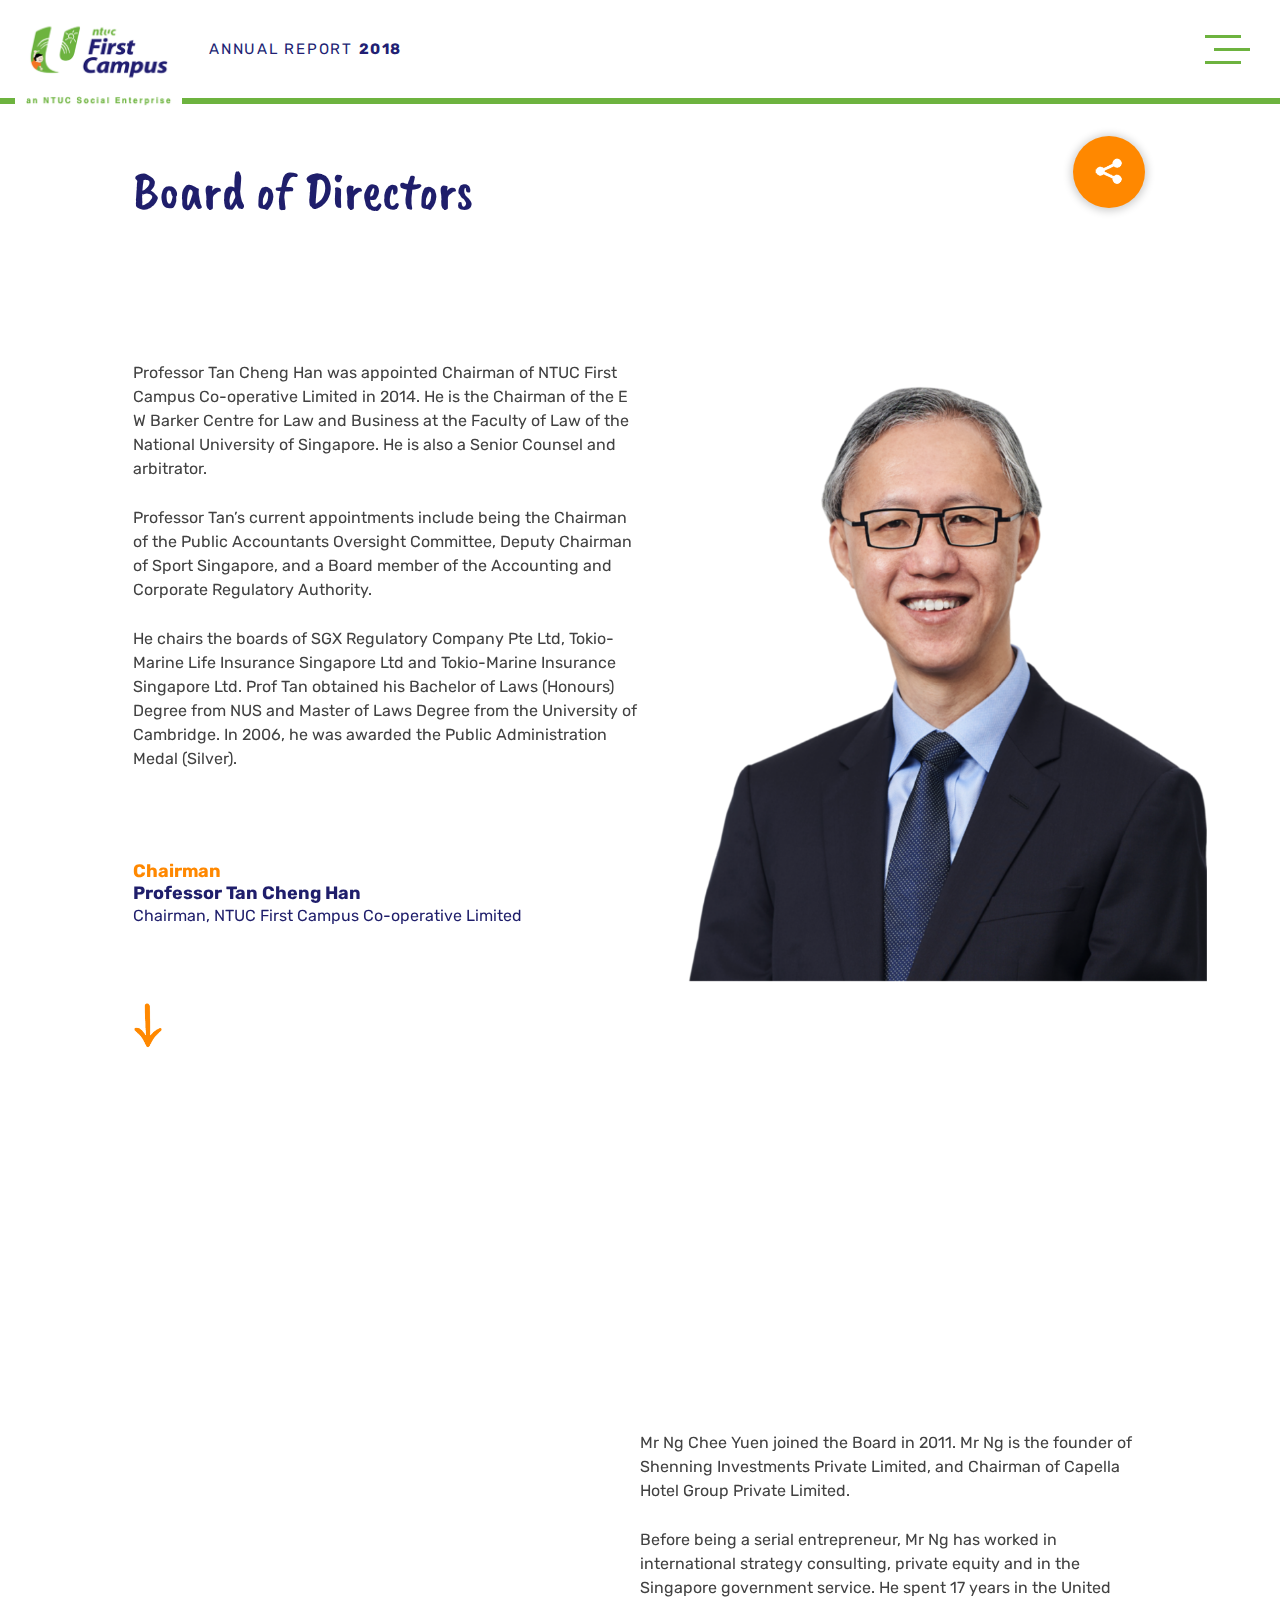
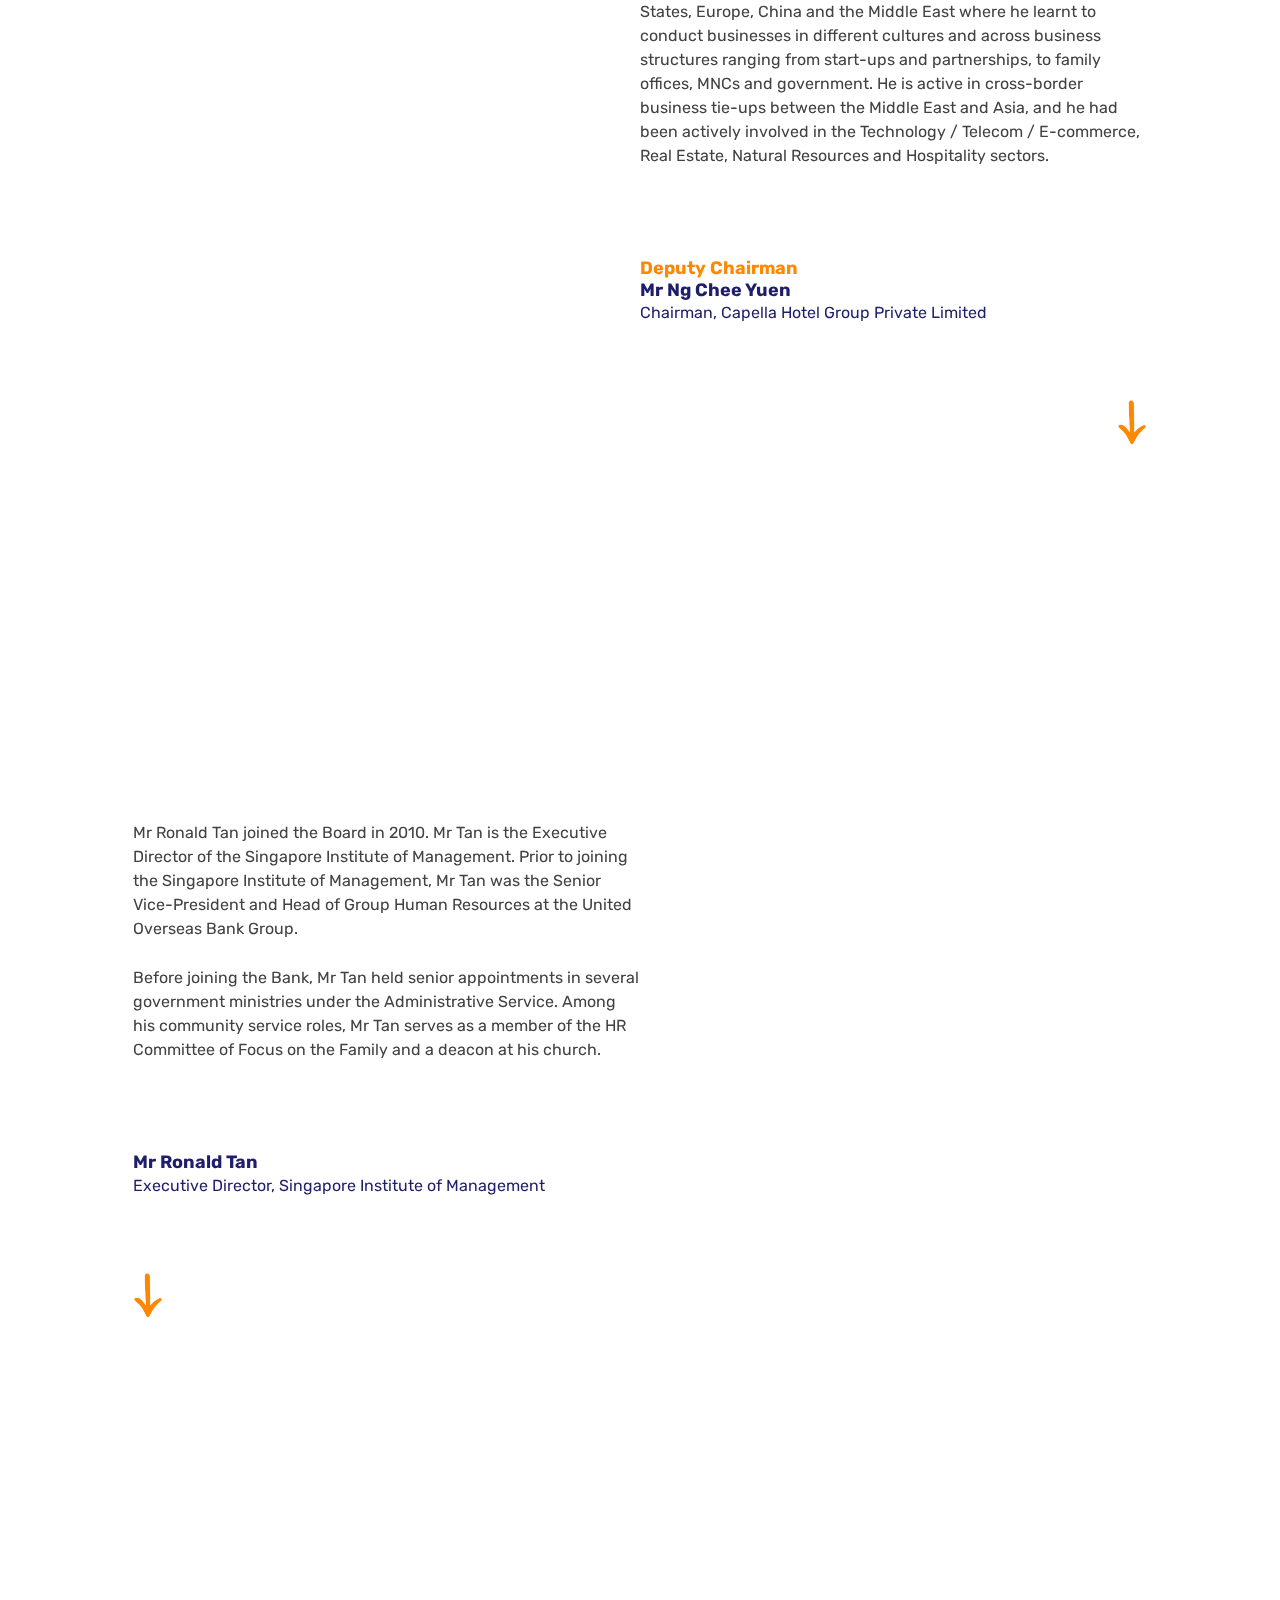
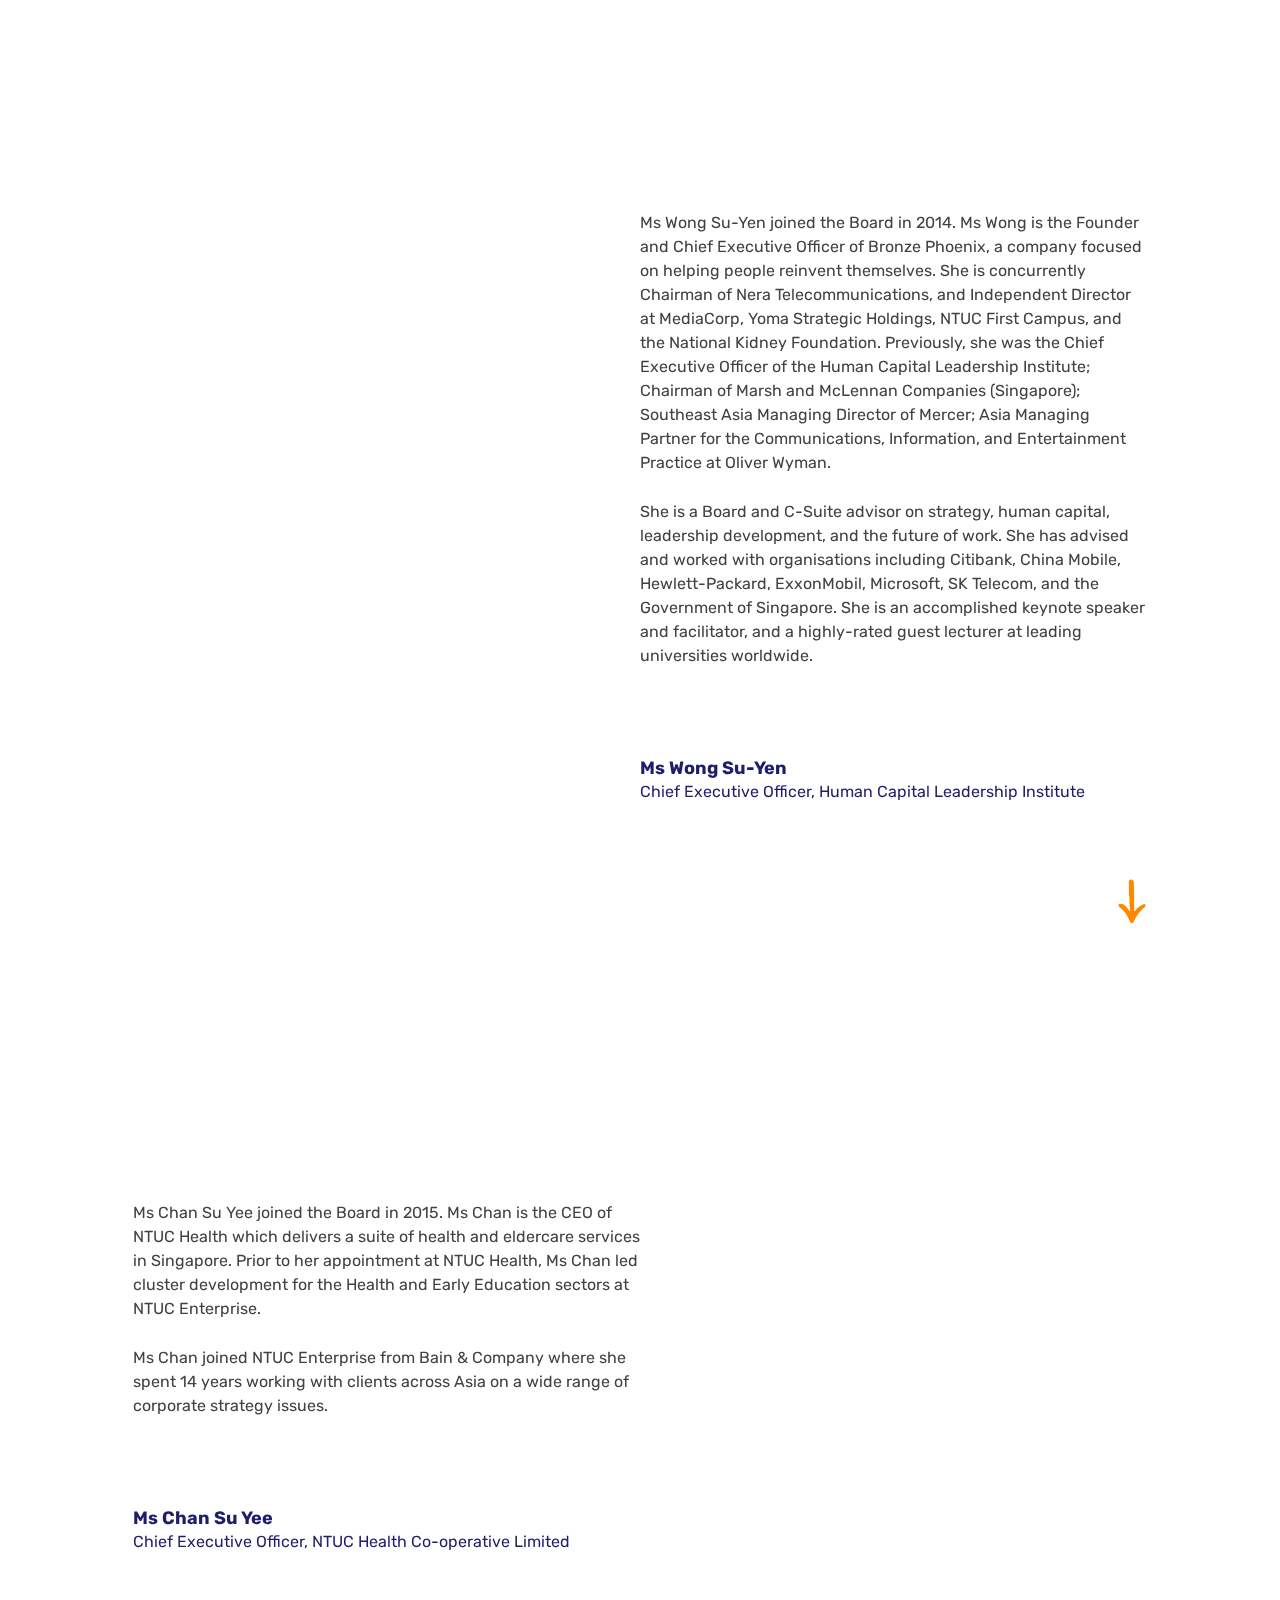
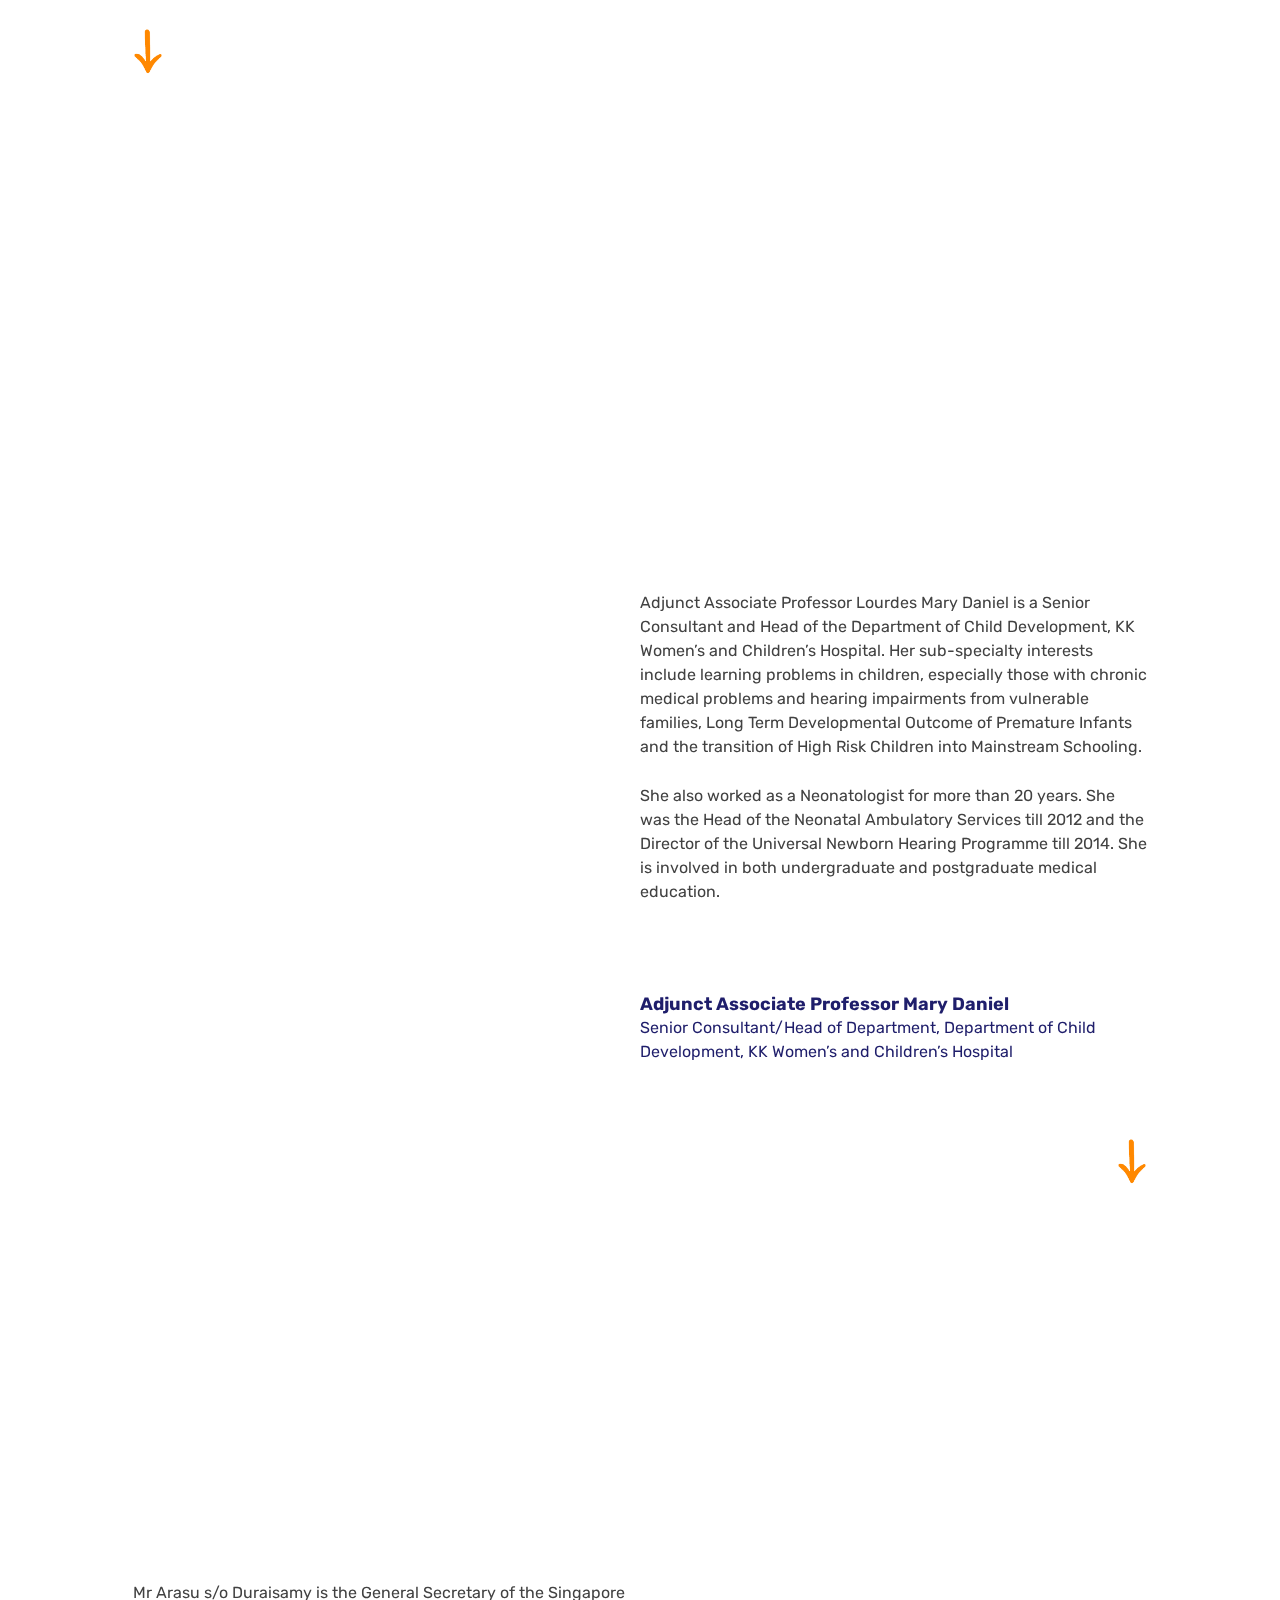
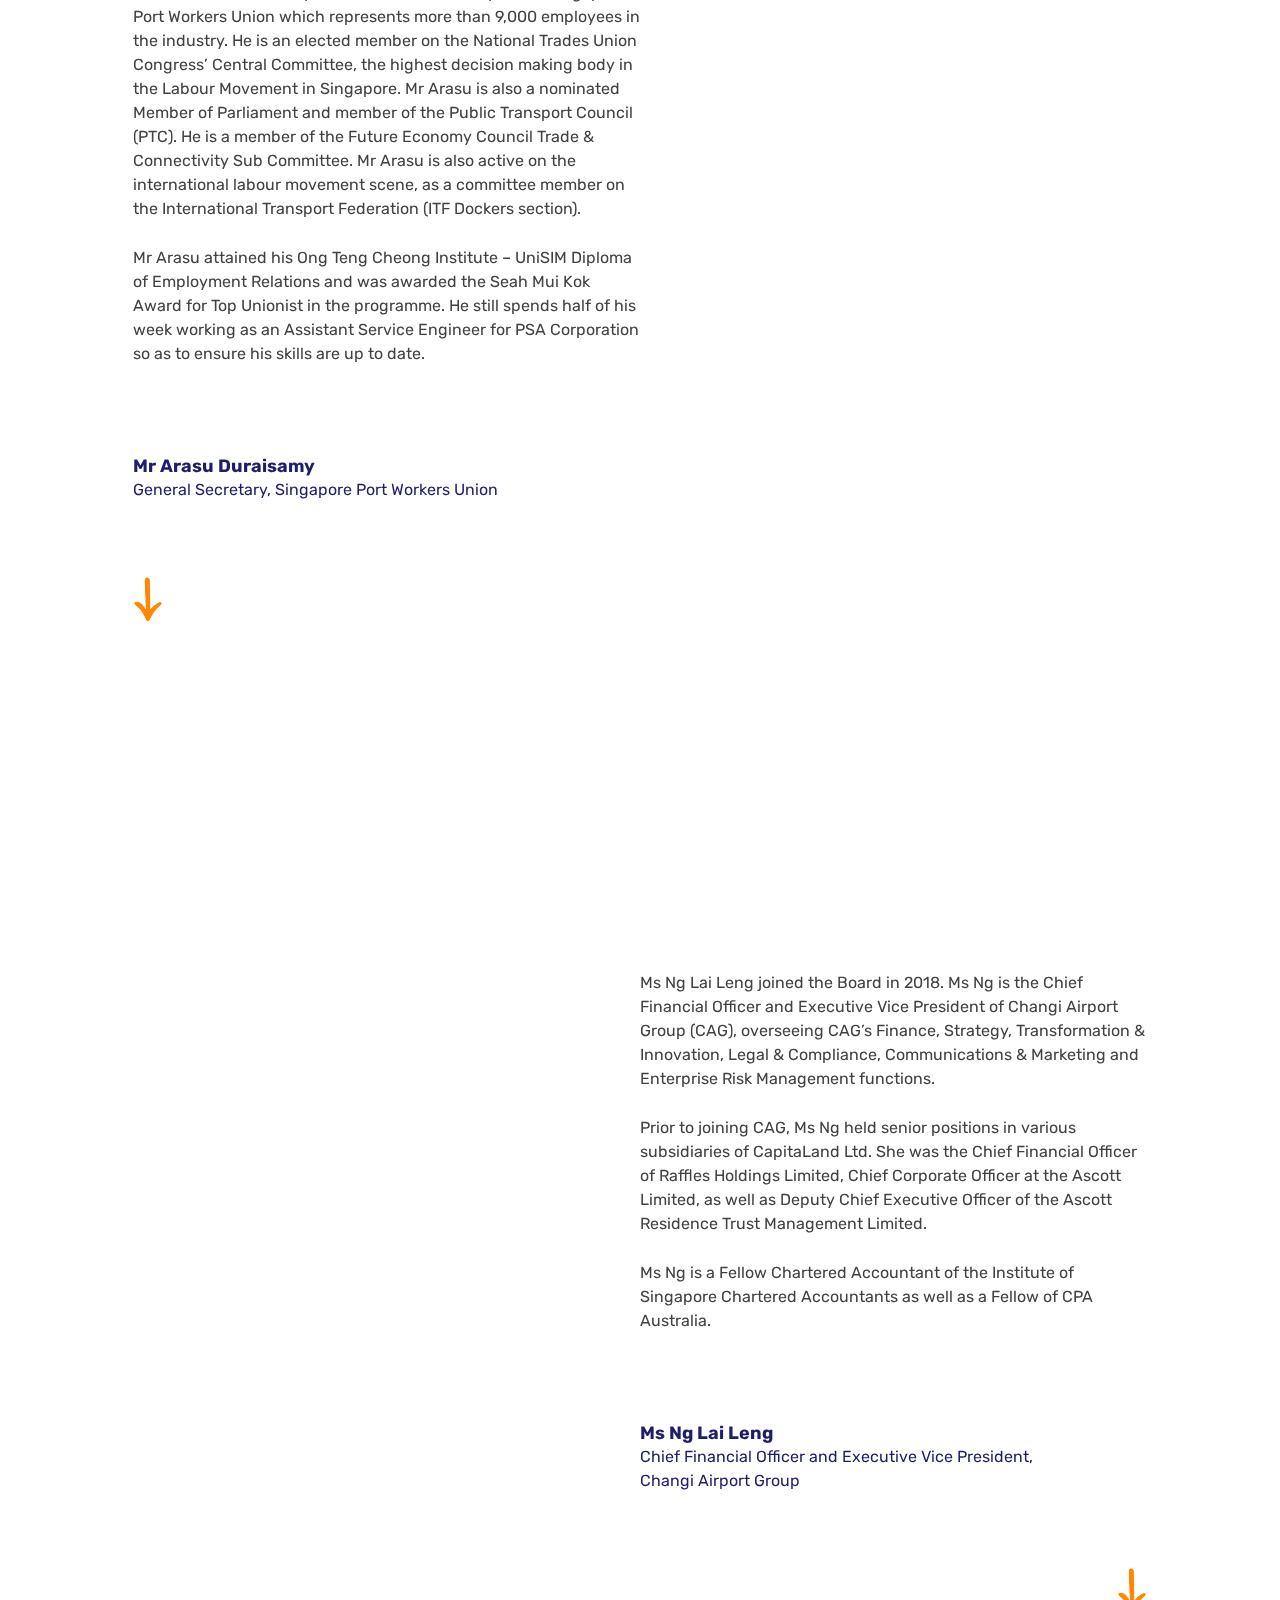
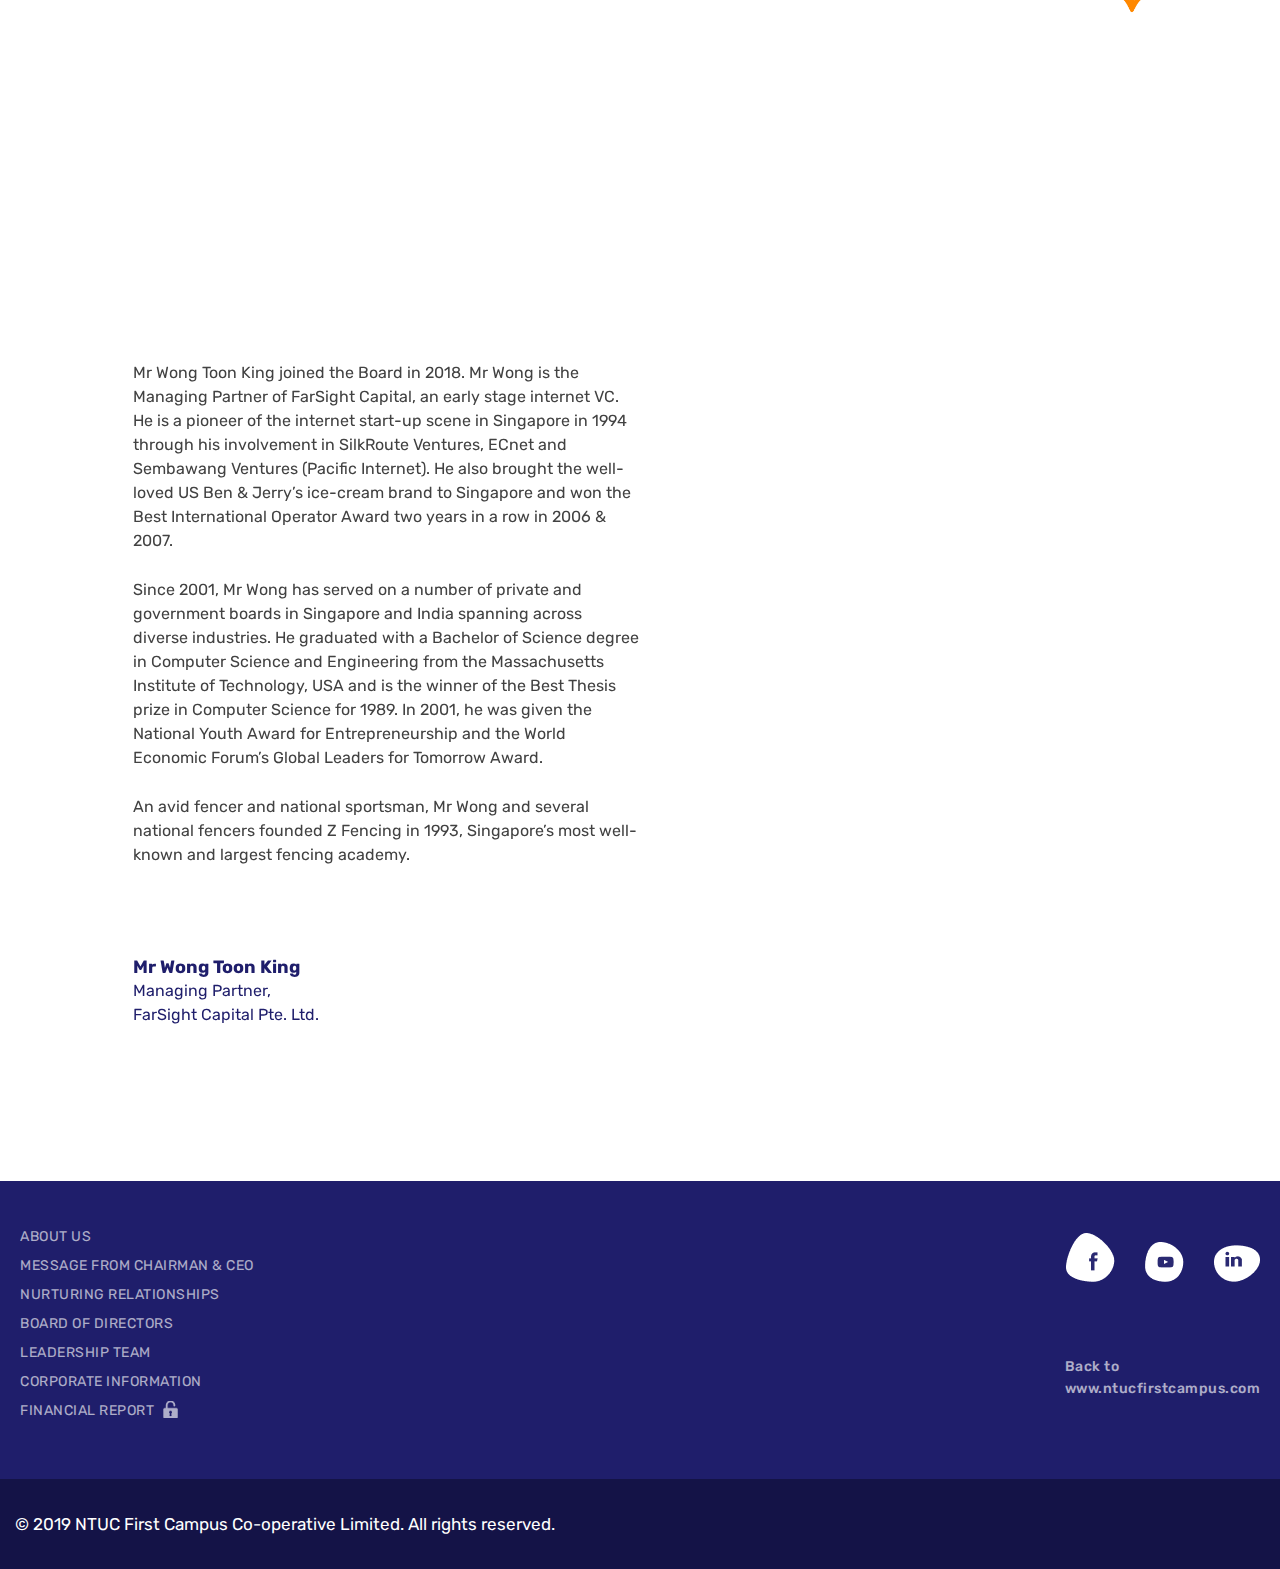
<file: board-of-directors.html>
<!DOCTYPE HTML>
<html>
    <head>
        <meta charset="utf-8" />
        
        <title>Board of Directors</title>
        
        <meta name="description" content="" />
        <meta name="keywords" content="" />
        <meta name="author" content="" />
        
       	<meta name="viewport" content="width=device-width, initial-scale=1, maximum-scale=1" />
		<meta name="theme-color" content="#" />
		<meta name="yandex-tableau-widget" content="logo=, color=#" />
		
		<meta property="og:title" content="" />
		<meta property="og:site_name" content="" />
		<meta property="og:url" content="" />
		<meta property="og:description" content="" />
		<meta property="og:image" content="" />
        
        <link rel="stylesheet" type="text/css" href="css/style.css" />
        
    	<link rel="shortcut icon" type="image/x-icon" href="" />
		<script src="https://platform-api.sharethis.com/js/sharethis.js#property=5ca60a96fb6af900122ed468&product=sticky-share-buttons"></script>
		<style>div#st-2 { display: none; } #st-2 > .st-toggle:last-of-type { border: 1px solid red; bottom: 200vh!important; }</style>
    </head>
    <body>
    	<header class="">
    		<style id="board-style"></style>
			<div class="container">
				<a class="header-logo" href="index.html" title="">
					<img class="hover-trans-05" src="images/logo.png" alt="" title="" />
				</a>
				<div class="header-text table-block">
					<p>Annual Report <strong>2018</strong></p>
				</div>
				<div class="header-bob-menu-bt-block table-block">
					<div>
						<button id="header-bob-menu-bt" class="def-bt"></button>
					</div>
				</div>
			</div>
			<div class="header-bottom-border"></div>
			<div id="header-menu-block">
				<div class="container">
					<div class="header-menu-img-title">
						<p class="caveatB">Nurturing <br />&nbsp;Relationships</p>
					</div>
				
					<nav class="header-navigation">
						<ul>
							<li class="in">
								<a class="hover-trans-05" href="about.html" title="">About Us</a>
								<ul>
									<li>
										<a class="hover-trans-05" href="about.html#vis-mis-val" title="">Our Vision, Mission &amp; Values</a>
									</li>
									<li>
										<a class="hover-trans-05" href="about.html#bus-units" title="">Our Business Units</a>
									</li>
								</ul>
							</li>
							<li>
								<a class="hover-trans-05" href="message.html" title="">Message from Chairman &amp; CEO</a>
							</li>
							<li class="in">
								<a>Nurturing Relationships</a>

								<ul>
									<li>
										<a class="hover-trans-05" href="partnering-familes.html" title="">Partnering Families</a>
									</li>
									<li>
										<a class="hover-trans-05" href="growing-together.html" title="">Growing Together</a>
									</li>
									<li>
										<a class="hover-trans-05" href="touching.html" title="">Touching More Lives</a>
									</li>
									<li>
										<a class="hover-trans-05" href="touching.html#raise_bar" title="">Raising The Bar</a>
									</li>
									<li>
										<a class="hover-trans-05" href="leading-the-way.html" title="">Leading The Way</a>
									</li>
								</ul>
							</li>
						</ul>
					</nav>
					
					<nav class="header-navigation">
						<ul>
							<li>
								<a class="hover-trans-05" href="board-of-directors.html" title="">Board of Directors</a>
							</li>
							<li>
								<a class="hover-trans-05" href="leadership.html" title="">Leadership Team</a>
							</li>
							<li>
								<a class="hover-trans-05" href="corporate-information.html" title="">Corporate Information</a>
							</li>
							<li>
								<a class="hover-trans-05" href="login.php" title="">Financial Report <span class="bg pg-menu-link-img"></span></a>
							</li>
						</ul>
					</nav>
					
					<div class="clear"></div>
					<div class="header-coop">
						<p>© 2019 NTUC First Campus Co-operative Limited. All rights reserved.</p>
					</div>
					<div class="header-social">
						<a class="hover-trans-05" href="https://www.facebook.com/ntucfirstcampus/" target="_blank" title="">
							<img src="images/social/f.png" alt="" title="" />
						</a>
						<a class="hover-trans-05" href="https://www.youtube.com/user/ntucfirstcampus" target="_blank" title="">
							<img src="images/social/y.png" alt="" title="" />
						</a>
						<a class="hover-trans-05" href="https://www.linkedin.com/company/ntuc-first-campus" target="_blank" title="">
							<img src="images/social/i.png" alt="" title="" />
						</a>
					</div>
				</div>
			</div>
		</header>
		
		<div class="top-block top-block-2">
			<div class="container table-block">
				<div class="top-content">
					<h1 class="caveatB">Board of Directors</h1>
				</div>
			</div>
			<button class="def-bt share-link"></button>
		</div>
		
		<div class="content-2-block" style="padding-top: 0;">
			<div class="container">
				<section class="team-scroll-module">
					
	                <div class="team-item team-fade">
	                    <div class="team-image-mod">
	                        <div class="container-fluid">
	                            <div class="row team-entry ">
	                                <div class="col-xl-6"></div>
	                                <div class="col-xl-6  d-xl-flex align-items-end">
	                                    <figure class="team-figure text-xl-right pull-right">
	                                        <img src="images/team2/1.png" alt=""/>
	                                    </figure>
	                                </div>
	                            </div>
	                        </div>
	                    </div>
	                    <div class="team-content-mod">
	                        <div class="container-fluid">
	                            <div class="row team-entry">
	                            	
	                                <div class="col-xl-6">
	                                    <div class="team-content" style="padding-top: 0;">
	                                        <blockquote>
	                                            <p>Professor Tan Cheng Han was appointed Chairman of NTUC First Campus Co-operative Limited in 2014. He is the Chairman of the E W Barker Centre for Law and Business at the Faculty of Law of the National University of Singapore. He is also a Senior Counsel and arbitrator.</p>
	
												<p>Professor Tan’s current appointments include being the Chairman of the Public Accountants Oversight Committee, Deputy Chairman of Sport Singapore, and a Board member of the Accounting and Corporate Regulatory Authority.</p>
												
												<p>He chairs the boards of SGX Regulatory Company Pte Ltd, Tokio-Marine Life Insurance Singapore Ltd and Tokio-Marine Insurance Singapore Ltd. Prof Tan obtained his Bachelor of Laws (Honours) Degree from NUS and Master of Laws Degree from the University of Cambridge.  In 2006, he was awarded the Public Administration Medal (Silver).</p>
												
												<p class="big-p"><strong><span class="yellow-col">Chairman</span> <br />Professor Tan Cheng Han</strong></p>
												<p class="blue-colore-2">Chairman, NTUC First Campus Co-operative Limited</p>
												 
	                                        </blockquote>
	                                        <a href="#block-2" class="def-bt top-block-bt orange-ar bg hover-trans-05 nav-link"></a>
	                                    </div>
	                                </div>
	                                <div class="col-xl-6">
	                                    <figure class="team-figure d-xl-none">
	                                        <img src="images/team2/1.png" alt=""/>
	                                    </figure>
	                                </div>
	                                
	                            </div>
	                        </div>
	                    </div>
	                </div>
	                <div id="block-2" class="team-item  team-fade">
	                    <div class="team-image-mod">
	                        <div class="container-fluid">
	                            <div class="row team-entry">
	                                <div class="col-xl-6 d-xl-flex align-items-end  pull-left">
	                                    <figure class="team-figure">
	                                        <img src="images/team2/2.png" alt=""/>
	                                    </figure>
	                                </div>
	                            </div>
	                        </div>
	                    </div>
	                    <div class="team-content-mod">
	                        <div class="container-fluid">
	                            <div class="row team-entry">
	                                <div class="col-xl-6  order-1 order-xl-0 ">
	                                    <figure class="team-figure d-xl-none">
	                                        <img src="images/team2/2.png" alt=""/>
	                                    </figure>
	                                </div>
	                                <div class="col-xl-6 ">
	                                    <div class="team-content">
	                                        <blockquote>
	                                            <p>Mr Ng Chee Yuen joined the Board in 2011. Mr Ng is the founder of Shenning Investments Private Limited, and Chairman of Capella Hotel Group Private Limited.</p>
	                                            <p>Before being a serial entrepreneur, Mr Ng has worked in international strategy consulting, private equity and in the Singapore government service. He spent 17 years in the United States, Europe, China and the Middle East where he learnt to conduct businesses in different cultures and across business structures ranging from start-ups and partnerships, to family offices, MNCs and government. He is active in cross-border business tie-ups between the Middle East and Asia, and he had been actively involved in the Technology / Telecom / E-commerce, Real Estate, Natural Resources and Hospitality sectors.</p>
	                                            
	                                            <p class="big-p"><strong><span class="yellow-col">Deputy Chairman</span> <br />Mr Ng Chee Yuen</strong></p>
												<p class="blue-colore-2">Chairman, Capella Hotel Group Private Limited</p>
	                                        </blockquote>
	                                        <a href="#block-3" class="def-bt top-block-bt orange-ar bg hover-trans-05 nav-link"></a>
	                                    </div>
	                                </div>
	                                
	
	                            </div>
	                        </div>
	                    </div>
	                </div>
	                <div id="block-3" class="team-item  team-fade">
	                    <div class="team-image-mod">
	                        <div class="container-fluid">
	                            <div class="row team-entry">
	                                <div class="col-xl-6"></div>
	                                <div class="col-xl-6  d-xl-flex align-items-end ">
	                                    <figure class="team-figure text-xl-right">
	                                        <img src="images/team2/3.png" alt=""/>
	                                    </figure>
	                                </div>
	                            </div>
	                        </div>
	                    </div>
	                    <div class="team-content-mod">
	                        <div class="container-fluid">
	                            <div class="row team-entry">
	                                <div class="col-xl-6">
	                                    <div class="team-content">
	                                        <blockquote>
	                                            <p>Mr Ronald Tan joined the Board in 2010. Mr Tan is the Executive Director of the Singapore Institute of Management.  Prior to joining the Singapore Institute of Management, Mr Tan was the Senior Vice-President and Head of Group Human Resources at the United Overseas Bank Group.</p>
	                                            
	                                            <p>Before joining the Bank, Mr Tan held senior appointments in several government ministries under the Administrative Service. Among his community service roles, Mr Tan serves as a member of the HR Committee of Focus on the Family and a deacon at his church.</p>
	                                            
	                                            <p class="big-p"><strong>Mr Ronald Tan</strong></p>
												<p class="blue-colore-2">Executive Director, Singapore Institute of Management</p>
	                                        </blockquote>
	                                        <a href="#block-4" class="def-bt top-block-bt orange-ar bg hover-trans-05 nav-link"></a>
	                                        
	                                    </div>
	                                </div>
	                                <div class="col-xl-6 d-flex">
	                                    <figure class="team-figure text-xl-right d-xl-none">
	                                        <img src="images/team2/3.png" alt=""/>
	                                    </figure>
	                                </div>
	                            </div>
	                        </div>
	                    </div>
	                </div>
	                <!-- 4 -->
	                <div id="block-4" class="team-item  team-fade">
	                    <div class="team-image-mod">
	                        <div class="container-fluid">
	                            <div class="row team-entry">
	                                <div class="col-xl-6 d-xl-flex align-items-end  pull-left">
	                                    <figure class="team-figure">
	                                        <img src="images/team2/4.png" alt=""/>
	                                    </figure>
	                                </div>
	                            </div>
	                        </div>
	                    </div>
	                    <div class="team-content-mod">
	                        <div class="container-fluid">
	                            <div class="row team-entry">
	                                <div class="col-xl-6  order-1 order-xl-0 ">
	                                    <figure class="team-figure d-xl-none">
	                                        <img src="images/team2/4.png" alt=""/>
	                                    </figure>
	                                </div>
	                                <div class="col-xl-6 ">
	                                    <div class="team-content">
	                                        <blockquote>
	                                            <p>Ms Wong Su-Yen joined the Board in 2014. Ms Wong is the Founder and Chief Executive Officer of Bronze Phoenix, a company focused on helping people reinvent themselves. She is concurrently Chairman of Nera Telecommunications, and Independent Director at MediaCorp, Yoma Strategic Holdings, NTUC First Campus, and the National Kidney Foundation. Previously, she was the Chief Executive Officer of the Human Capital Leadership Institute; Chairman of Marsh and McLennan Companies (Singapore); Southeast Asia Managing Director of Mercer; Asia Managing Partner for the Communications, Information, and Entertainment Practice at Oliver Wyman.</p>
	                                            <p>She is a Board and C-Suite advisor on strategy, human capital, leadership development, and the future of work. She has advised and worked with organisations including Citibank, China Mobile, Hewlett-Packard, ExxonMobil, Microsoft, SK Telecom, and the Government of Singapore. She is an accomplished keynote speaker and facilitator, and a highly-rated guest lecturer at leading universities worldwide.</p>
	                                            
	                                            <p class="big-p"><strong>Ms Wong Su-Yen</strong></p>
												<p class="blue-colore-2">Chief Executive Officer, Human Capital Leadership Institute</p>
	                                        </blockquote>
	                                        <a href="#block-5" class="def-bt top-block-bt orange-ar bg hover-trans-05 nav-link"></a>
	                                    </div>
	                                </div>
	                                
	
	                            </div>
	                        </div>
	                    </div>
	                </div>
	                <!-- 5 -->
	                <div id="block-5" class="team-item  team-fade">
	                    <div class="team-image-mod">
	                        <div class="container-fluid">
	                            <div class="row team-entry">
	                                <div class="col-xl-6"></div>
	                                <div class="col-xl-6  d-xl-flex align-items-end ">
	                                    <figure class="team-figure text-xl-right">
	                                        <img src="images/team2/5.png" alt=""/>
	                                    </figure>
	                                </div>
	                            </div>
	                        </div>
	                    </div>
	                    <div class="team-content-mod">
	                        <div class="container-fluid">
	                            <div class="row team-entry">
	                                <div class="col-xl-6">
	                                    <div class="team-content">
	                                        <blockquote>
	                                            <p>Ms Chan Su Yee joined the Board in 2015. Ms Chan is the CEO of NTUC Health which delivers a suite of health and eldercare services in Singapore. Prior to her appointment at NTUC Health, Ms Chan led cluster development for the Health and Early Education sectors at NTUC Enterprise. </p>
	                                            
	                                            <p>Ms Chan joined NTUC Enterprise from Bain &amp; Company where she spent 14 years working with clients across Asia on a wide range of corporate strategy issues.</p>
	                                            
	                                            <p class="big-p"><strong>Ms Chan Su Yee</strong></p>
												<p class="blue-colore-2">Chief Executive Officer, NTUC Health Co-operative Limited</p>
	                                        </blockquote>
	                                        <a href="#block-6" class="def-bt top-block-bt orange-ar bg hover-trans-05 nav-link"></a>
	                                    </div>
	                                </div>
	                                <div class="col-xl-6 d-flex">
	                                    <figure class="team-figure text-xl-right d-xl-none">
	                                        <img src="images/team2/5.png" alt=""/>
	                                    </figure>
	                                </div>
	                            </div>
	                        </div>
	                    </div>
	                </div>
	                <!-- 6 -->
	                <div id="block-6" class="team-item  team-fade">
	                    <div class="team-image-mod">
	                        <div class="container-fluid">
	                            <div class="row team-entry">
	                                <div class="col-xl-6 d-xl-flex align-items-end  pull-left">
	                                    <figure class="team-figure">
	                                        <img src="images/team2/6.png" alt=""/>
	                                    </figure>
	                                </div>
	                            </div>
	                        </div>
	                    </div>
	                    <div class="team-content-mod">
	                        <div class="container-fluid">
	                            <div class="row team-entry">
	                                <div class="col-xl-6  order-1 order-xl-0 ">
	                                    <figure class="team-figure d-xl-none">
	                                        <img src="images/team2/6.png" alt=""/>
	                                    </figure>
	                                </div>
	                                <div class="col-xl-6 ">
	                                    <div class="team-content">
	                                        <blockquote>
	                                            <p>Adjunct Associate Professor Lourdes Mary Daniel is a Senior Consultant and Head of the Department of Child Development, KK Women’s and Children’s Hospital. Her sub-specialty interests include learning problems in children, especially those with chronic medical problems and hearing impairments from vulnerable families, Long Term Developmental Outcome of Premature Infants and the transition of High Risk Children into Mainstream Schooling.</p>
	                                            <p>She also worked as a Neonatologist for more than 20 years. She was the Head of the Neonatal Ambulatory Services till 2012 and the Director of the Universal Newborn Hearing Programme till 2014. She is involved in both undergraduate and postgraduate medical education.
</p>
	                                            
	                                            <p class="big-p"><strong>Adjunct Associate Professor Mary Daniel</strong></p>
												<p class="blue-colore-2">Senior Consultant/Head of Department, Department of Child Development, KK Women’s and Children’s Hospital</p>
	                                        </blockquote>
	                                        <a href="#block-7" class="def-bt top-block-bt orange-ar bg hover-trans-05 nav-link"></a>
	                                    </div>
	                                </div>
	                                
	
	                            </div>
	                        </div>
	                    </div>
	                </div>
	                <!-- 7 -->
	                <div id="block-7" class="team-item  team-fade">
	                    <div class="team-image-mod">
	                        <div class="container-fluid">
	                            <div class="row team-entry">
	                                <div class="col-xl-6"></div>
	                                <div class="col-xl-6  d-xl-flex align-items-end ">
	                                    <figure class="team-figure text-xl-right">
	                                        <img src="images/team2/7.png" alt=""/>
	                                    </figure>
	                                </div>
	                            </div>
	                        </div>
	                    </div>
	                    <div class="team-content-mod">
	                        <div class="container-fluid">
	                            <div class="row team-entry">
	                                <div class="col-xl-6">
	                                    <div class="team-content">
	                                        <blockquote>
	                                            <p>Mr Arasu s/o Duraisamy is the General Secretary of the Singapore Port Workers Union which represents more than 9,000 employees in the industry. He is an elected member on the National Trades Union Congress’ Central Committee, the highest decision making body in the Labour Movement in Singapore. Mr Arasu is also a nominated Member of Parliament and member of the Public Transport Council (PTC). He is a member of the Future Economy Council Trade & Connectivity Sub Committee. Mr Arasu is also active on the international labour movement scene, as a committee member on the International Transport Federation (ITF Dockers section).</p>
	                                            
	                                            <p>Mr Arasu attained his Ong Teng Cheong Institute – UniSIM Diploma of Employment Relations and was awarded the Seah Mui Kok Award for Top Unionist in the programme. He still spends half of his week working as an Assistant Service Engineer for PSA Corporation so as to ensure his skills are up to date.</p>
	                                            
	                                            <p class="big-p"><strong>Mr Arasu Duraisamy</strong></p>
												<p class="blue-colore-2">General Secretary, Singapore Port Workers Union</p>
	                                        </blockquote>
	                                        <a href="#block-8" class="def-bt top-block-bt orange-ar bg hover-trans-05 nav-link"></a>
	                                        
	                                    </div>
	                                </div>
	                                <div class="col-xl-6 d-flex">
	                                    <figure class="team-figure text-xl-right d-xl-none">
	                                        <img src="images/team2/7.png" alt=""/>
	                                    </figure>
	                                </div>
	                            </div>
	                        </div>
	                    </div>
	                </div>
	                <!-- 8 -->
	                <div id="block-8" class="team-item  team-fade">
	                    <div class="team-image-mod">
	                        <div class="container-fluid">
	                            <div class="row team-entry">
	                                <div class="col-xl-6 d-xl-flex align-items-end  pull-left">
	                                    <figure class="team-figure">
	                                        <img src="images/team2/8.png" alt=""/>
	                                    </figure>
	                                </div>
	                            </div>
	                        </div>
	                    </div>
	                    <div class="team-content-mod">
	                        <div class="container-fluid">
	                            <div class="row team-entry">
	                                <div class="col-xl-6  order-1 order-xl-0 ">
	                                    <figure class="team-figure d-xl-none">
	                                        <img src="images/team2/8.png" alt=""/>
	                                    </figure>
	                                </div>
	                                <div class="col-xl-6 ">
	                                    <div class="team-content">
	                                        <blockquote>
	                                            <p>Ms Ng Lai Leng joined the Board in 2018. Ms Ng is the Chief Financial Officer and Executive Vice President of Changi Airport Group (CAG), overseeing CAG’s Finance, Strategy, Transformation & Innovation, Legal & Compliance, Communications & Marketing and Enterprise Risk Management functions.</p>
	                                            <p>Prior to joining CAG, Ms Ng held senior positions in various subsidiaries of CapitaLand Ltd. She was the Chief Financial Officer of Raffles Holdings Limited, Chief Corporate Officer at the Ascott Limited, as well as Deputy Chief Executive Officer of the Ascott Residence Trust Management Limited.</p>
	                                            <p>Ms Ng is a Fellow Chartered Accountant of the Institute of Singapore Chartered Accountants as well as a Fellow of CPA Australia.</p>
	                                            
	                                            <p class="big-p"><strong>Ms Ng Lai Leng</strong></p>
												<p class="blue-colore-2">Chief Financial Officer and Executive Vice President, <br />Changi Airport Group</p>
	                                        </blockquote>
	                                        <a href="#block-9" class="def-bt top-block-bt orange-ar bg hover-trans-05 nav-link"></a>
	                                    </div>
	                                </div>
	                                
	
	                            </div>
	                        </div>
	                    </div>
	                </div>
	                <!-- 9 -->
	                <div id="block-9" class="team-item  ">
	                    <div class="team-image-mod" style="">
	                        <div class="container-fluid">
	                            <div class="row team-entry">
	                                <div class="col-xl-6"></div>
	                                <div class="col-xl-6  d-xl-flex align-items-end ">
	                                    <figure class="team-figure text-xl-right">
	                                        <img src="images/team2/9.png" alt=""/>
	                                    </figure>
	                                </div>
	                            </div>
	                        </div>
	                    </div>
	                    <div class="team-content-mod">
	                        <div class="container-fluid">
	                            <div class="row team-entry">
	                                <div class="col-xl-6">
	                                    <div class="team-content">
	                                        <blockquote>
	                                            <p>Mr Wong Toon King joined the Board in 2018. Mr Wong is the Managing Partner of FarSight Capital, an early stage internet VC. He is a pioneer of the internet start-up scene in Singapore in 1994 through his involvement in SilkRoute Ventures, ECnet and Sembawang Ventures (Pacific Internet). He also brought the well-loved US Ben &amp; Jerry’s ice-cream brand to Singapore and won the Best International Operator Award two years in a row in 2006 & 2007.</p>
	                                            
	                                            <p>Since 2001, Mr Wong has served on a number of private and government boards in Singapore and India spanning across diverse industries. He graduated with a Bachelor of Science degree in Computer Science and Engineering from the Massachusetts Institute of Technology, USA and is the winner of the Best Thesis prize in Computer Science for 1989. In 2001, he was given the National Youth Award for Entrepreneurship and the World Economic Forum’s Global Leaders for Tomorrow Award.</p>
	                                            <p>An avid fencer and national sportsman, Mr Wong and several national fencers founded Z Fencing in 1993, Singapore’s most well-known and largest fencing academy.</p>
	                                            
	                                            <p class="big-p"><strong>Mr Wong Toon King</strong></p>
												<p class="blue-colore-2">Managing Partner, <br />FarSight Capital Pte. Ltd.</p>
	                                        </blockquote>
	                                        
	                                    </div>
	                                </div>
	                                <div class="col-xl-6 d-flex">
	                                    <figure class="team-figure text-xl-right d-xl-none">
	                                        <img src="images/team2/9.png" alt=""/>
	                                    </figure>
	                                </div>
	                            </div>
	                        </div>
	                    </div>
	                </div>
	                <div class="mobile-team">
						<img src="images/team2/1.png" alt=""/>
						<p class="big-p"><strong><span class="yellow-col">Chairman</span> <br />Professor Tan Cheng Han</strong></p>
						<p class="blue-colore-2">Chairman, NTUC First Campus Co-operative Limited</p>
						<p>Professor Tan Cheng Han was appointed Chairman of NTUC First Campus Co-operative Limited in 2014. He is the Chairman of the E W Barker Centre for Law and Business at the Faculty of Law of the National University of Singapore. He is also a Senior Counsel and arbitrator.</p>
						<p>Professor Tan’s current appointments include being the Chairman of the Public Accountants Oversight Committee, Deputy Chairman of Sport Singapore, and a Board member of the Accounting and Corporate Regulatory Authority.</p>
						<p>He chairs the boards of SGX Regulatory Company Pte Ltd, Tokio-Marine Life Insurance Singapore Ltd and Tokio-Marine Insurance Singapore Ltd. Prof Tan obtained his Bachelor of Laws (Honours) Degree from NUS and Master of Laws Degree from the University of Cambridge.  In 2006, he was awarded the Public Administration Medal (Silver).</p>
						
						<img src="images/team2/2.png" alt=""/>
						<p class="big-p"><strong><span class="yellow-col">Deputy Chairman</span> <br />Mr Ng Chee Yuen</strong></p>
						<p class="blue-colore-2">Chairman, Capella Hotel Group Private Limited</p>
						<p>Mr Ng Chee Yuen joined the Board in 2011. Mr Ng is the founder of Shenning Investments Private Limited, and Chairman of Capella Hotel Group Private Limited.</p>
	                    <p>Before being a serial entrepreneur, Mr Ng has worked in international strategy consulting, private equity and in the Singapore government service. He spent 17 years in the United States, Europe, China and the Middle East where he learnt to conduct businesses in different cultures and across business structures ranging from start-ups and partnerships, to family offices, MNCs and government. He is active in cross-border business tie-ups between the Middle East and Asia, and he had been actively involved in the Technology / Telecom / E-commerce, Real Estate, Natural Resources and Hospitality sectors.</p>
	                    
	                    <img src="images/team2/3.png" alt=""/>
	                    <p class="big-p"><strong>Mr Ronald Tan</strong></p>
						<p class="blue-colore-2">Executive Director, Singapore Institute of Management</p>
						<p>Mr Ronald Tan joined the Board in 2010. Mr Tan is the Executive Director of the Singapore Institute of Management.  Prior to joining the Singapore Institute of Management, Mr Tan was the Senior Vice-President and Head of Group Human Resources at the United Overseas Bank Group.</p>
	                    <p>Before joining the Bank, Mr Tan held senior appointments in several government ministries under the Administrative Service. Among his community service roles, Mr Tan serves as a member of the HR Committee of Focus on the Family and a deacon at his church.</p>
						
						<img src="images/team2/4.png" alt=""/>
	                    <p class="big-p"><strong>Ms Wong Su-Yen</strong></p>
						<p class="blue-colore-2">Chief Executive Officer, Human Capital Leadership Institute</p>
	                    <p>Ms Wong Su-Yen joined the Board in 2014. Ms Wong is the Founder and Chief Executive Officer of Bronze Phoenix, a company focused on helping people reinvent themselves. She is concurrently Chairman of Nera Telecommunications, and Independent Director at MediaCorp, Yoma Strategic Holdings, NTUC First Campus, and the National Kidney Foundation. Previously, she was the Chief Executive Officer of the Human Capital Leadership Institute; Chairman of Marsh and McLennan Companies (Singapore); Southeast Asia Managing Director of Mercer; Asia Managing Partner for the Communications, Information, and Entertainment Practice at Oliver Wyman.</p>
	                    <p>She is a Board and C-Suite advisor on strategy, human capital, leadership development, and the future of work. She has advised and worked with organisations including Citibank, China Mobile, Hewlett-Packard, ExxonMobil, Microsoft, SK Telecom, and the Government of Singapore. She is an accomplished keynote speaker and facilitator, and a highly-rated guest lecturer at leading universities worldwide.</p>
	                    
	                    <img src="images/team2/5.png" alt=""/>
	                    <p class="big-p"><strong>Ms Chan Su Yee</strong></p>
						<p class="blue-colore-2">Chief Executive Officer, NTUC Health Co-operative Limited</p>
	                    <p>Ms Chan Su Yee joined the Board in 2015. Ms Chan is the CEO of NTUC Health which delivers a suite of health and eldercare services in Singapore. Prior to her appointment at NTUC Health, Ms Chan led cluster development for the Health and Early Education sectors at NTUC Enterprise. </p>
                        <p>Ms Chan joined NTUC Enterprise from Bain &amp; Company where she spent 14 years working with clients across Asia on a wide range of corporate strategy issues.</p>
                        
                        <img src="images/team2/6.png" alt=""/>
                        <p class="big-p"><strong>Adjunct Associate Professor Mary Daniel</strong></p>
						<p class="blue-colore-2">Senior Consultant/Head of Department, Department of Child Development, KK Women’s and Children’s Hospital</p>
                        <p>Adjunct Associate Professor Lourdes Mary Daniel is a Senior Consultant and Head of the Department of Child Development, KK Women’s and Children’s Hospital. Her sub-specialty interests include learning problems in children, especially those with chronic medical problems and hearing impairments from vulnerable families, Long Term Developmental Outcome of Premature Infants and the transition of High Risk Children into Mainstream Schooling.</p>
                        <p>She also worked as a Neonatologist for more than 20 years. She was the Head of the Neonatal Ambulatory Services till 2012 and the Director of the Universal Newborn Hearing Programme till 2014. She is involved in both undergraduate and postgraduate medical education.</p>
                        
                        <img src="images/team2/7.png" alt=""/>
                        <p class="big-p"><strong>Mr Arasu Duraisamy</strong></p>
						<p class="blue-colore-2">General Secretary, Singapore Port Workers Union</p>
                        <p>Mr Arasu s/o Duraisamy is the General Secretary of the Singapore Port Workers Union which represents more than 9,000 employees in the industry. He is an elected member on the National Trades Union Congress’ Central Committee, the highest decision making body in the Labour Movement in Singapore. Mr Arasu is also a nominated Member of Parliament and member of the Public Transport Council (PTC). He is a member of the Future Economy Council Trade & Connectivity Sub Committee. Mr Arasu is also active on the international labour movement scene, as a committee member on the International Transport Federation (ITF Dockers section).</p>
                        <p>Mr Arasu attained his Ong Teng Cheong Institute – UniSIM Diploma of Employment Relations and was awarded the Seah Mui Kok Award for Top Unionist in the programme. He still spends half of his week working as an Assistant Service Engineer for PSA Corporation so as to ensure his skills are up to date.</p>
                        
                        
                        <img src="images/team2/8.png" alt=""/>
                        <p class="big-p"><strong>Ms Ng Lai Leng</strong></p>
						<p class="blue-colore-2">Chief Financial Officer and Executive Vice President, <br />Changi Airport Group</p>
                        <p>Ms Ng Lai Leng joined the Board in 2018. Ms Ng is the Chief Financial Officer and Executive Vice President of Changi Airport Group (CAG), overseeing CAG’s Finance, Strategy, Transformation &amp; Innovation, Legal &amp; Compliance, Communications & Marketing and Enterprise Risk Management functions.</p>
                        <p>Prior to joining CAG, Ms Ng held senior positions in various subsidiaries of CapitaLand Ltd. She was the Chief Financial Officer of Raffles Holdings Limited, Chief Corporate Officer at the Ascott Limited, as well as Deputy Chief Executive Officer of the Ascott Residence Trust Management Limited.</p>
                        <p>Ms Ng is a Fellow Chartered Accountant of the Institute of Singapore Chartered Accountants as well as a Fellow of CPA Australia.</p>
                        
                        <img src="images/team2/9.png" alt=""/>
                        <p class="big-p"><strong>Mr Wong Toon King</strong></p>
						<p class="blue-colore-2">Managing Partner, <br />FarSight Capital Pte. Ltd.</p>
                        <p>Mr Wong Toon King joined the Board in 2018. Mr Wong is the Managing Partner of FarSight Capital, an early stage internet VC. He is a pioneer of the internet start-up scene in Singapore in 1994 through his involvement in SilkRoute Ventures, ECnet and Sembawang Ventures (Pacific Internet). He also brought the well-loved US Ben &amp; Jerry’s ice-cream brand to Singapore and won the Best International Operator Award two years in a row in 2006 & 2007.</p>
                        
                        <p>Since 2001, Mr Wong has served on a number of private and government boards in Singapore and India spanning across diverse industries. He graduated with a Bachelor of Science degree in Computer Science and Engineering from the Massachusetts Institute of Technology, USA and is the winner of the Best Thesis prize in Computer Science for 1989. In 2001, he was given the National Youth Award for Entrepreneurship and the World Economic Forum’s Global Leaders for Tomorrow Award.</p>
                        <p>An avid fencer and national sportsman, Mr Wong and several national fencers founded Z Fencing in 1993, Singapore’s most well-known and largest fencing academy.</p>
                        
                        
						
					</div>
	            </section>
				
			</div>
		</div>
		
		<!--<div class="page-bottom-menu">team-item-last
			<div class="container">
				<a class="top-link hover-trans-05" href="#top" title="">TOP ^</a>
			</div>
		</div>-->
		
		<footer>
			<div class="footer-top">
				<div class="container">
					<div class="left">
						<p>Back to <br /><a href="https://www.ntucfirstcampus.com" title="" target="_blank">www.ntucfirstcampus.com</a></p>
					</div>
					
<div class="right">
						<ul>
							<li>
								<a href="about.html" title="">ABOUT US</a>
							</li>
							<li>
								<a href="message.html" title="">MESSAGE FROM CHAIRMAN &amp; CEO</a>
							</li>
							<li>
								<a href="index.html" title="">NURTURING RELATIONSHIPS</a>
							</li>
							<li>
								<a href="board-of-directors.html" title="">BOARD OF DIRECTORS</a>
							</li>
							<li>
								<a href="leadership.html" title="">LEADERSHIP TEAM</a>
							</li>
							<li>
								<a href="corporate-information.html" title="">CORPORATE INFORMATION</a>
							</li>
							<li>
								<a href="login.php" title="">FINANCIAL REPORT <span class="close-img bg"></span></a>
							</li>
						</ul>
					</div>
					
					<div class="footer-social">
						<a class="hover-trans-05" href="https://www.facebook.com/ntucfirstcampus/" target="_blank" title="">
							<img src="images/social/f-w.png" alt="" title="" />
						</a>
						<a class="hover-trans-05" href="https://www.youtube.com/user/ntucfirstcampus" target="_blank" title="">
							<img src="images/social/y-w.png" alt="" title="" />
						</a>
						<a class="hover-trans-05" href="https://www.linkedin.com/company/ntuc-first-campus" target="_blank" title="">
							<img src="images/social/i-w.png" alt="" title="" />
						</a>
					</div>
				</div>
			</div>
			<div class="footer-bottom">
				<div class="container table-block">
					<div>
						<p class="left">© 2019 NTUC First Campus Co-operative Limited. All rights reserved.</p>
						<p class="right"></p>
					</div>
				</div>
			</div>
		</footer>
		<script type="text/javascript" src="js/main-script.js"></script>
		
		<script type="text/javascript" src="js/jquery/jquery-1.11.0.min.js"></script>
		<script type="text/javascript" src="js/plugins.min.js"></script>
		<script type="text/javascript" src="js/board-of-directors-anim.js"></script>
    </body>
</html>
</file>
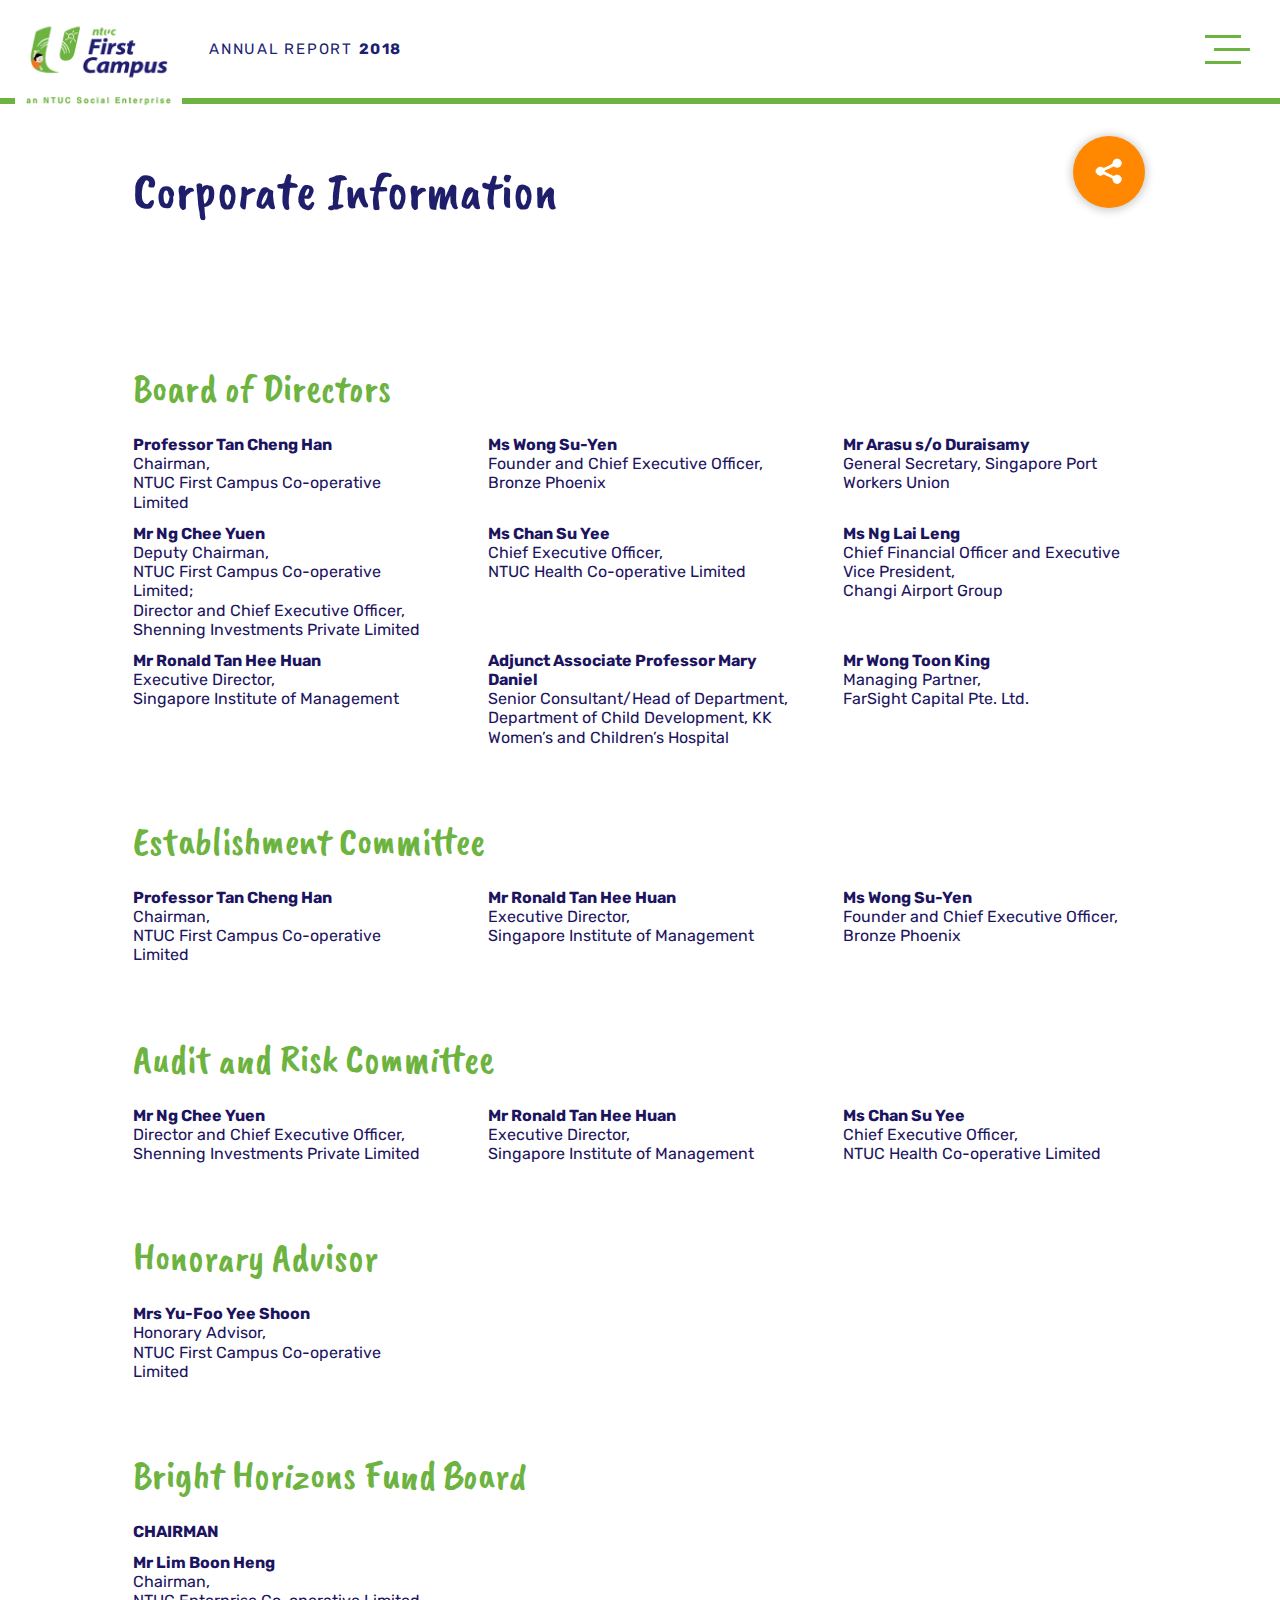
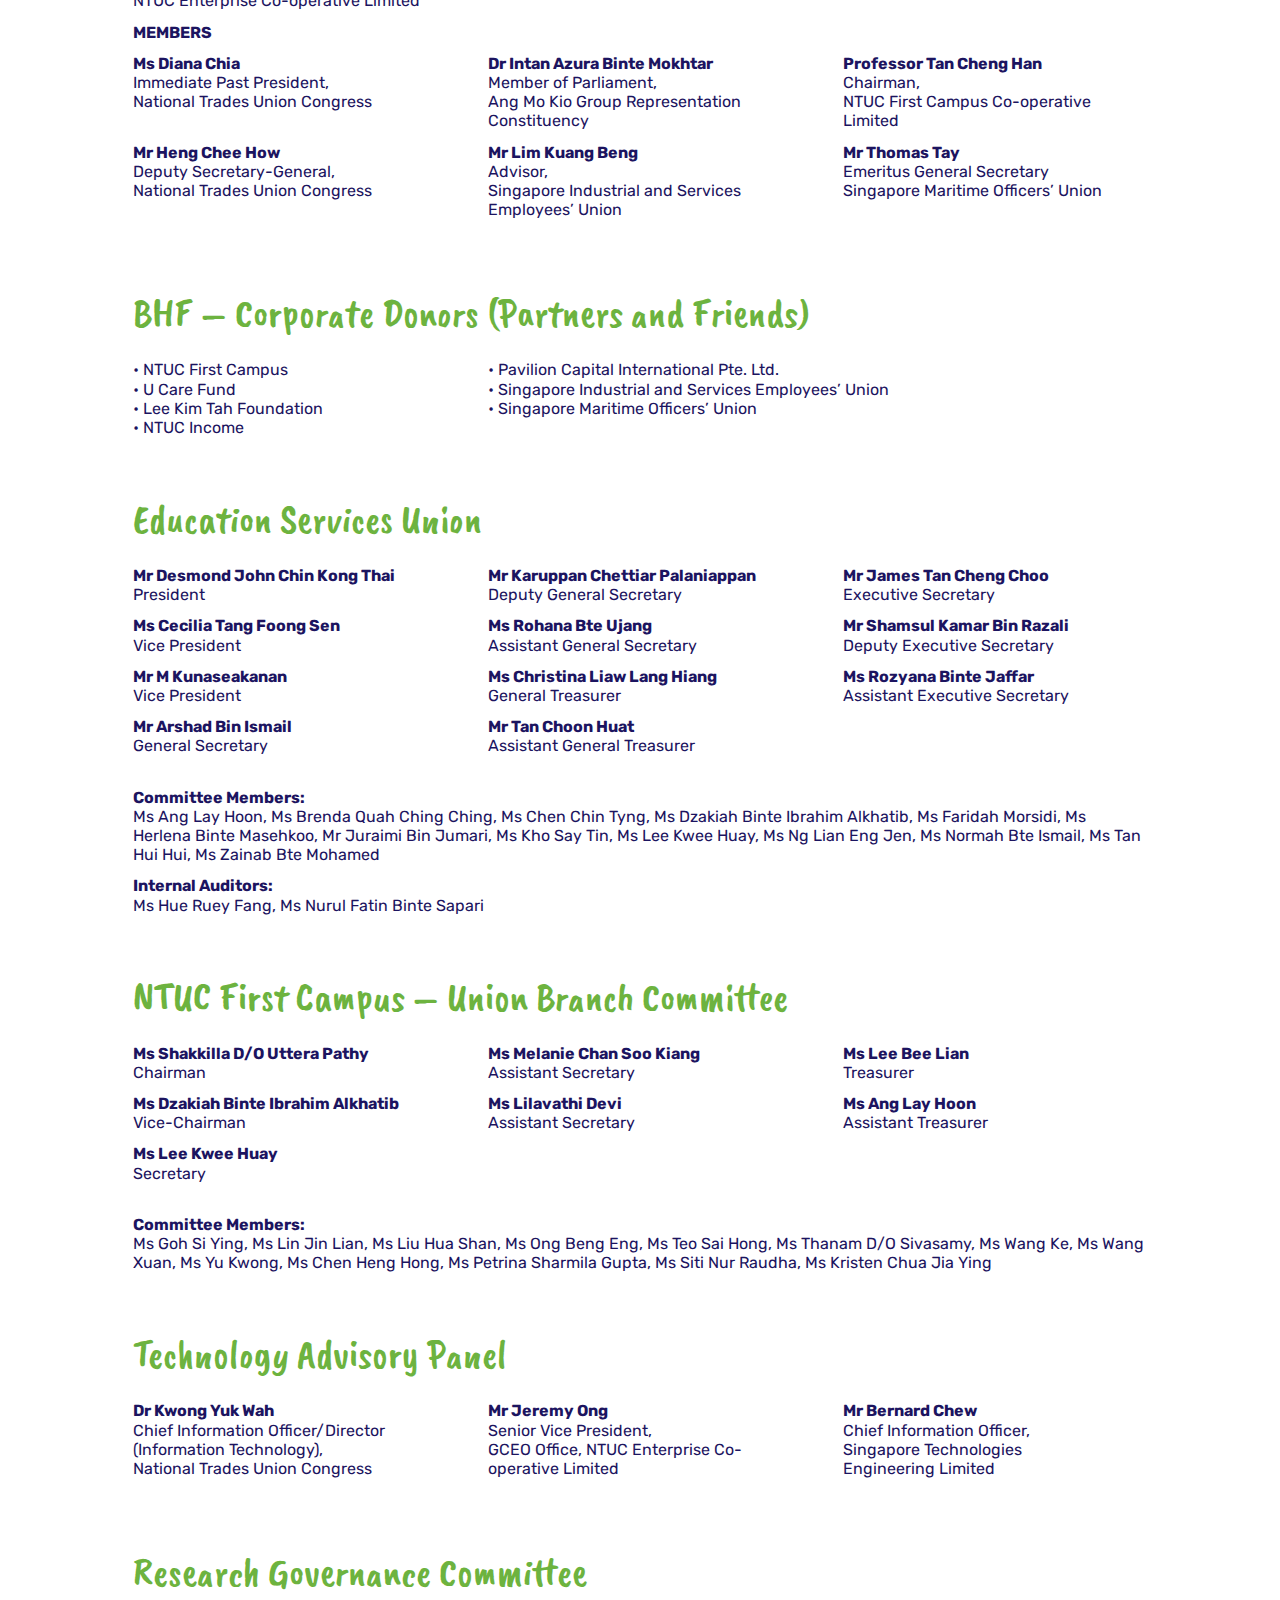
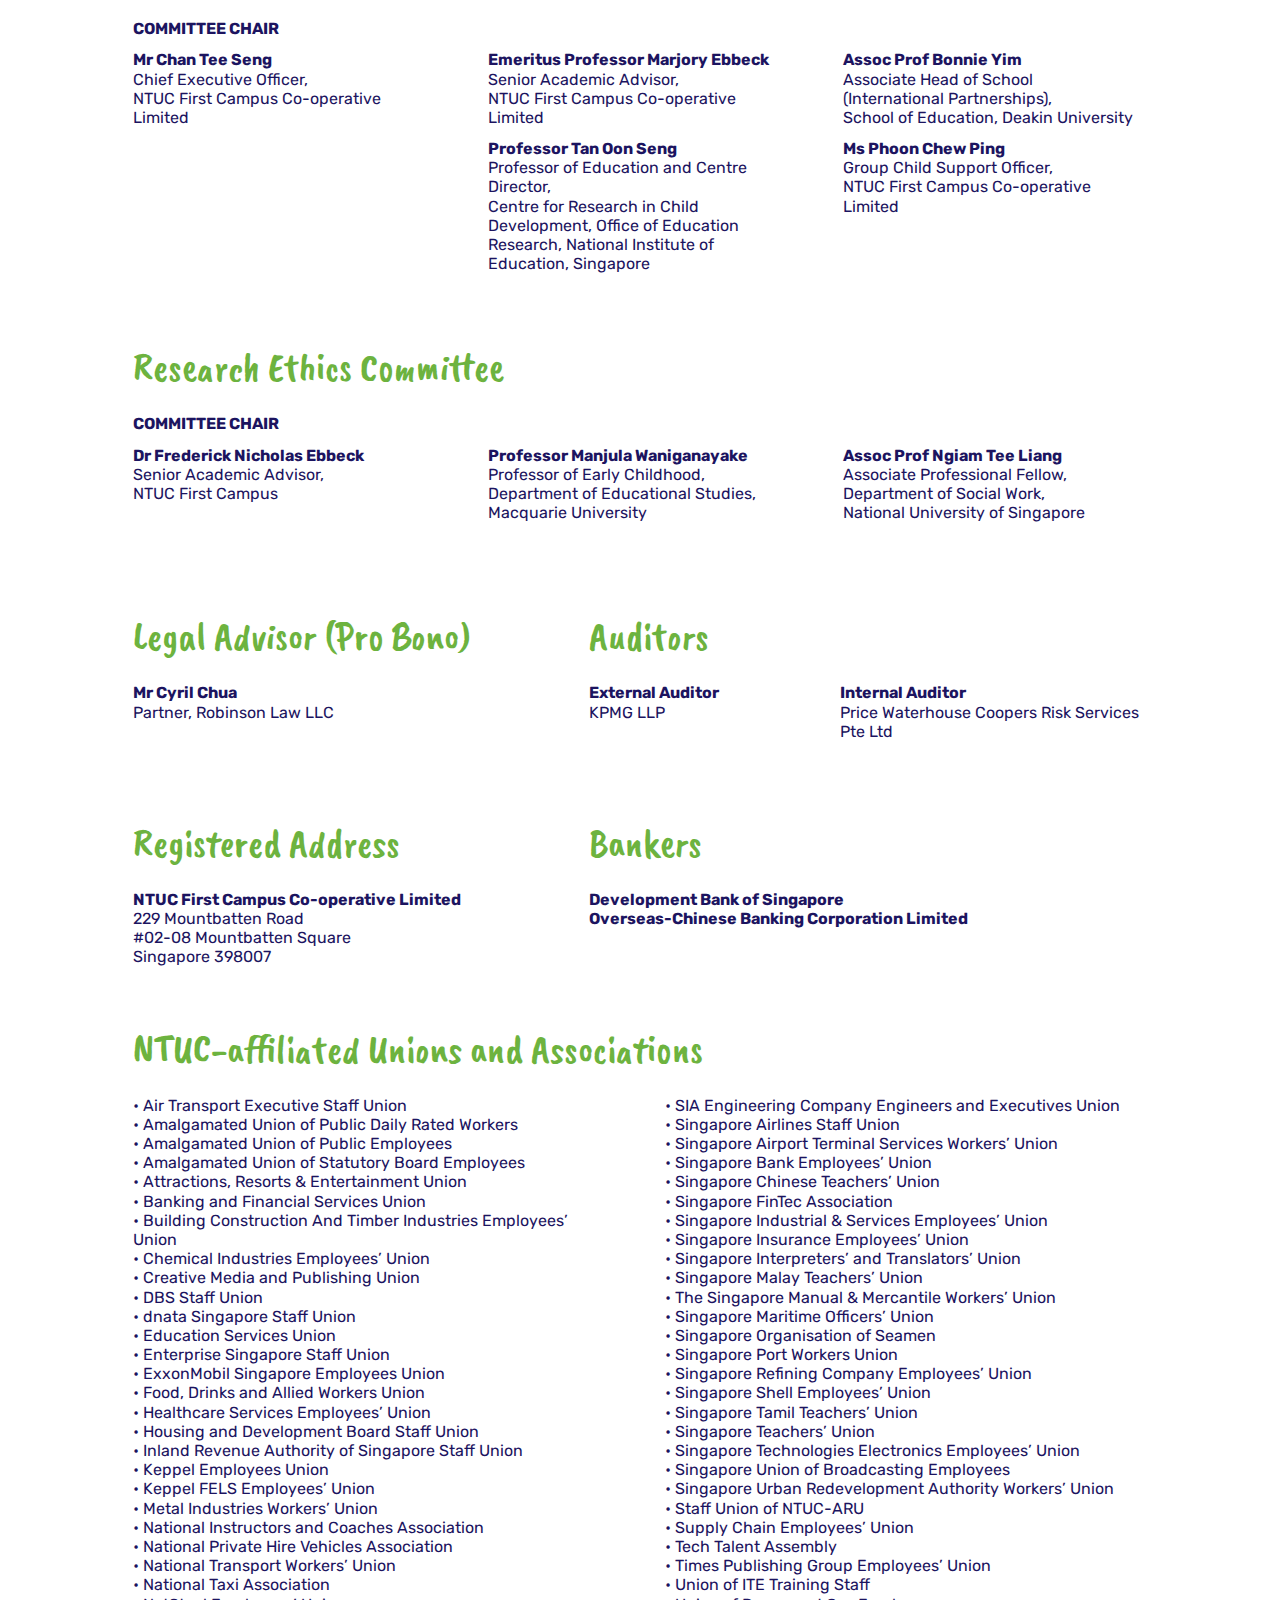
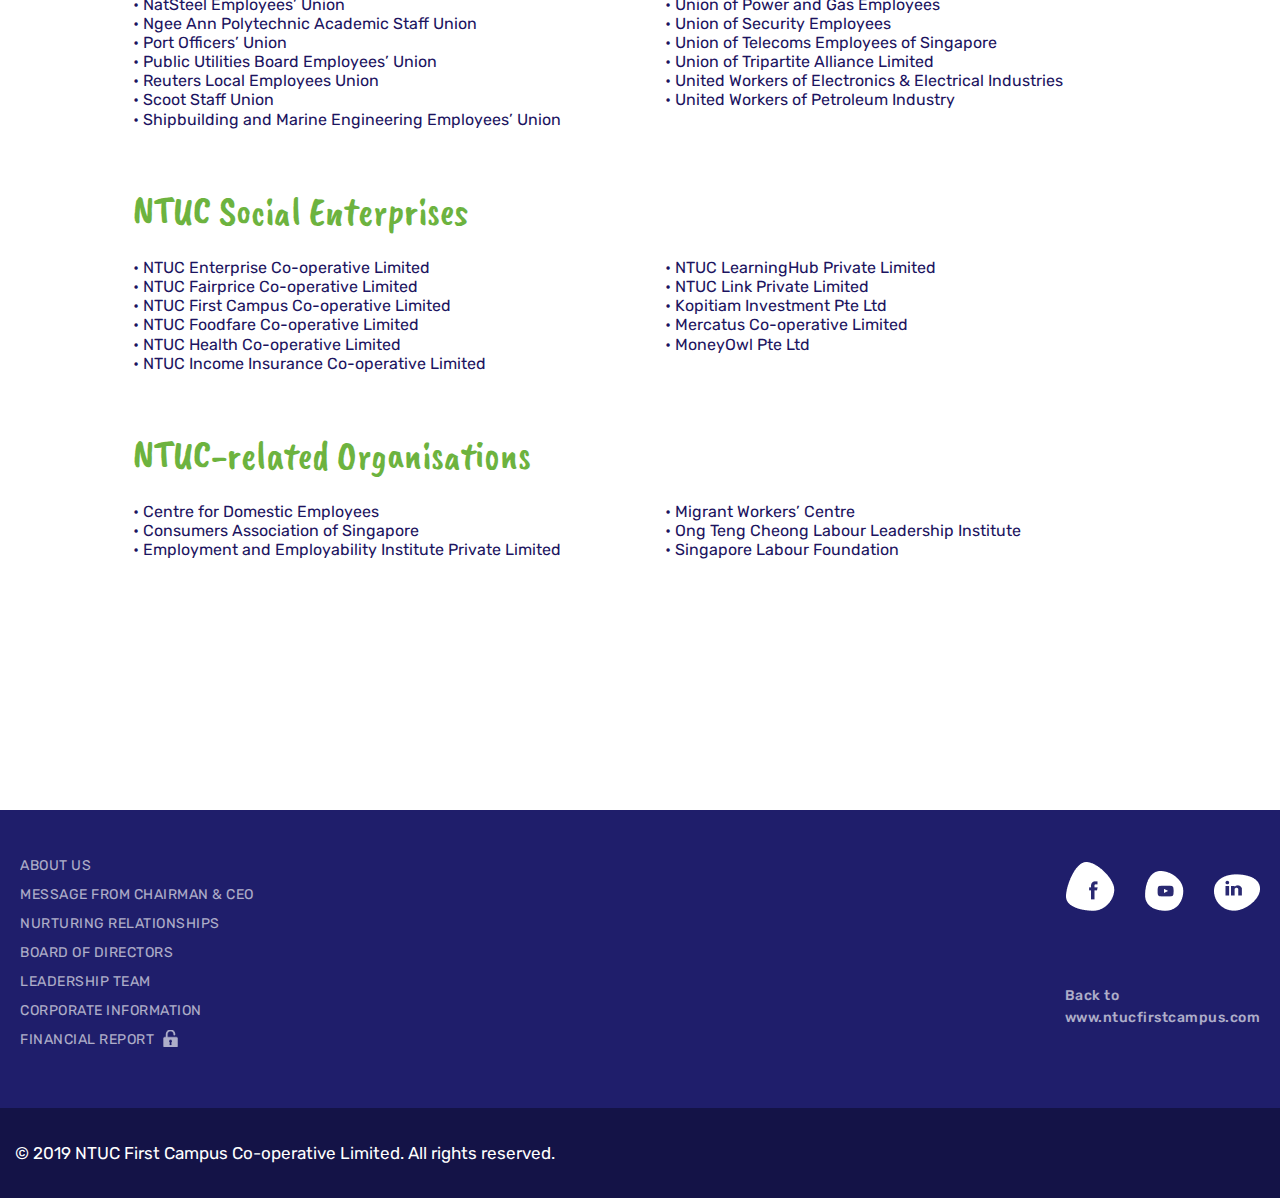
<file: corporate-information.html>
<!DOCTYPE HTML>
<html>
    <head>
        <meta charset="utf-8" />
        
        <title>Corporate Information</title>
        
        <meta name="description" content="" />
        <meta name="keywords" content="" />
        <meta name="author" content="" />
        
       	<meta name="viewport" content="width=device-width, initial-scale=1, maximum-scale=1" />
		<meta name="theme-color" content="#" />
		<meta name="yandex-tableau-widget" content="logo=, color=#" />
		
		<meta property="og:title" content="" />
		<meta property="og:site_name" content="" />
		<meta property="og:url" content="" />
		<meta property="og:description" content="" />
		<meta property="og:image" content="" />
        
        <link rel="stylesheet" type="text/css" href="css/style.css" />
        
    	<link rel="shortcut icon" type="image/x-icon" href="" />
		<script src="https://platform-api.sharethis.com/js/sharethis.js#property=5ca60a96fb6af900122ed468&product=sticky-share-buttons"></script>
		<style>div#st-2 { display: none; } #st-2 > .st-toggle:last-of-type { border: 1px solid red; bottom: 200vh!important; }</style>
    </head>
    <body>
    	<header class="">
			<div class="container">
				<a class="header-logo" href="index.html" title="">
					<img class="hover-trans-05" src="images/logo.png" alt="" title="" />
				</a>
				<div class="header-text table-block">
					<p>Annual Report <strong>2018</strong></p>
				</div>
				<div class="header-bob-menu-bt-block table-block">
					<div>
						<button id="header-bob-menu-bt" class="def-bt"></button>
					</div>
				</div>
			</div>
			<div class="header-bottom-border"></div>
			<div id="header-menu-block">
				<div class="container">
					<div class="header-menu-img-title">
						<p class="caveatB">Nurturing <br />&nbsp;Relationships</p>
					</div>
				
					<nav class="header-navigation">
						<ul>
							<li class="in">
								<a class="hover-trans-05" href="about.html" title="">About Us</a>
								<ul>
									<li>
										<a class="hover-trans-05" href="about.html#vis-mis-val" title="">Our Vision, Mission &amp; Values</a>
									</li>
									<li>
										<a class="hover-trans-05" href="about.html#bus-units" title="">Our Business Units</a>
									</li>
								</ul>
							</li>
							<li>
								<a class="hover-trans-05" href="message.html" title="">Message from Chairman &amp; CEO</a>
							</li>
							<li class="in">
								<a>Nurturing Relationships</a>
								<a>Nurturing Relationships</a>
								<ul>
									<li>
										<a class="hover-trans-05" href="partnering-familes.html" title="">Partnering Families</a>
									</li>
									<li>
										<a class="hover-trans-05" href="growing-together.html" title="">Growing Together</a>
									</li>
									<li>
										<a class="hover-trans-05" href="touching.html" title="">Touching More Lives</a>
									</li>
									<li>
										<a class="hover-trans-05" href="touching.html#raise_bar" title="">Raising The Bar</a>
									</li>
									<li>
										<a class="hover-trans-05" href="leading-the-way.html" title="">Leading The Way</a>
									</li>
								</ul>
							</li>
						</ul>
					</nav>
					
					<nav class="header-navigation">
						<ul>
							<li>
								<a class="hover-trans-05" href="board-of-directors.html" title="">Board of Directors</a>
							</li>
							<li>
								<a class="hover-trans-05" href="leadership.html" title="">Leadership Team</a>
							</li>
							<li>
								<a class="hover-trans-05" href="corporate-information.html" title="">Corporate Information</a>
							</li>
							<li>
								<a class="hover-trans-05" href="login.php" title="">Financial Report <span class="bg pg-menu-link-img"></span></a>
							</li>
						</ul>
					</nav>
					
					<div class="clear"></div>
					<div class="header-coop">
						<p>© 2019 NTUC First Campus Co-operative Limited. All rights reserved.</p>
						<p>
							
							
						</p>
					</div>
					<div class="header-social">
						<a class="hover-trans-05" href="https://www.facebook.com/ntucfirstcampus/" target="_blank" title="">
							<img src="images/social/f.png" alt="" title="" />
						</a>
						<a class="hover-trans-05" href="https://www.youtube.com/user/ntucfirstcampus" target="_blank" title="">
							<img src="images/social/y.png" alt="" title="" />
						</a>
						<a class="hover-trans-05" href="https://www.linkedin.com/company/ntuc-first-campus" target="_blank" title="">
							<img src="images/social/i.png" alt="" title="" />
						</a>
					</div>
				</div>
			</div>
		</header>
		
		<div class="top-block top-block-2">
			<div class="container table-block">
				<div class="top-content">
					<h1 class="caveatB">Corporate Information</h1>
				</div>
			</div>
			<button class="def-bt share-link"></button>
		</div>
		
		<div class="content-2-block">
			<div class="container">
				
				<h2>Board of Directors</h2>
				<div class="col-container col-container-blue">
					<div>
						<div class="col-content">
							<p><strong>Professor Tan Cheng Han</strong></p>
							<p>Chairman, <br />NTUC First Campus Co-operative Limited</p>
						</div>
						<div class="col-content">
							<p><strong>Ms Wong Su-Yen</strong></p>
							<p>Founder and Chief Executive Officer, <br />Bronze Phoenix</p>
						</div>
						<div class="col-content">
							<p><strong>Mr Arasu s/o Duraisamy</strong></p>
							<p>General Secretary, Singapore Port Workers Union</p>
						</div>
						<span class="clear"></span>
						
						<div class="col-content">
							<p><strong>Mr Ng Chee Yuen</strong></p>
							<p>Deputy Chairman, <br />NTUC First Campus Co-operative Limited; <br />Director and Chief Executive Officer, Shenning Investments Private Limited</p>
						</div>
						<div class="col-content">
							<p><strong>Ms Chan Su Yee</strong></p>
							<p>Chief Executive Officer, <br />NTUC Health Co-operative Limited</p>
						</div>
						<div class="col-content">
							<p><strong>Ms Ng Lai Leng</strong></p>
							<p>Chief Financial Officer and Executive Vice President, <br />Changi Airport Group</p>
						</div>
						<span class="clear"></span>
						
						<div class="col-content">
							<p><strong>Mr Ronald Tan Hee Huan</strong></p>
							<p>Executive Director, <br />Singapore Institute of Management</p>
						</div>
						<div class="col-content">
							<p><strong>Adjunct Associate Professor Mary Daniel</strong></p>
							<p>Senior Consultant/Head of Department, <br />Department of Child Development, KK Women’s and Children’s Hospital</p>
						</div>
						<div class="col-content">
							<p><strong>Mr Wong Toon King</strong></p>
							<p>Managing Partner, <br />FarSight Capital Pte. Ltd.</p>
						</div>
					</div>
					
					<h2 class="mar-top-60">Establishment Committee </h2>
					
					<div>
						<div class="col-content">
							<p><strong>Professor Tan Cheng Han</strong></p>
							<p>Chairman, <br />NTUC First Campus Co-operative Limited</p>
						</div>
						<div class="col-content">
							<p><strong>Mr Ronald Tan Hee Huan</strong></p>
							<p>Executive Director, <br />Singapore Institute of Management</p>
						</div>
						<div class="col-content">
							<p><strong>Ms Wong Su-Yen</strong></p>
							<p>Founder and Chief Executive Officer, Bronze Phoenix</p>
						</div>
					</div>
					
					<h2 class="mar-top-60">Audit and Risk Committee</h2>
					
					<div>
						<div class="col-content">
							<p><strong>Mr Ng Chee Yuen</strong></p>
							<p>Director and Chief Executive Officer, Shenning Investments Private Limited</p>
						</div>
						<div class="col-content">
							<p><strong>Mr Ronald Tan Hee Huan</strong></p>
							<p>Executive Director, <br />Singapore Institute of Management</p>
						</div>
						<div class="col-content">
							<p><strong>Ms Chan Su Yee</strong></p>
							<p>Chief Executive Officer, <br />NTUC Health Co-operative Limited</p>
						</div>
					</div>
					
					<h2 class="mar-top-60">Honorary Advisor</h2>
					
					<div>
						<div class="col-content">
							<p><strong>Mrs Yu-Foo Yee Shoon</strong></p>
							<p>Honorary Advisor, <br />NTUC First Campus Co-operative Limited</p>
						</div>
					</div>
					
					<h2 class="mar-top-60">Bright Horizons Fund Board</h2>
					<p><strong>CHAIRMAN</strong></p>
					<div>
						<div class="col-content">
							<p><strong>Mr Lim Boon Heng</strong></p>
							<p>Chairman, <br />NTUC Enterprise Co-operative Limited</p>
						</div>
						<div style="display: none;" class="col-content"></div>
						<div style="display: none;" class="col-content"></div>
						
						<span class="clear"></span>
						<p><strong>MEMBERS</strong></p>
						<div class="col-content">
						  <p><strong>Ms Diana Chia</strong></p>
							<p>Immediate Past President, <br />National Trades Union Congress</p>
						</div>
						<div class="col-content">
							<p><strong>Dr Intan Azura Binte Mokhtar</strong></p>
							<p>Member of Parliament, <br />Ang Mo Kio Group Representation Constituency</p>
						</div>
						<div class="col-content">
							<p><strong>Professor Tan Cheng Han</strong></p>
							<p>Chairman, <br />NTUC First Campus Co-operative Limited</p>
						</div>
						
						<span class="clear"></span>
						
						<div class="col-content">
							<p><strong>Mr Heng Chee How</strong></p>
							<p>Deputy Secretary-General, <br />National Trades Union Congress</p>
						</div>
						<div class="col-content">
							<p><strong>Mr Lim Kuang Beng</strong></p>
							<p>Advisor, <br />Singapore Industrial and Services Employees’ Union</p>
						</div>
						<div class="col-content">
							<p><strong>Mr Thomas Tay  </strong></p>
							<p>Emeritus General Secretary <br />Singapore Maritime Officers’ Union</p>
						</div>
					</div>
					
					<h2 class="mar-top-60">BHF – Corporate Donors (Partners and Friends)</h2>
					<div>
						<div class="col-content">
							<p>
								•	NTUC First Campus<br />
								•	U Care Fund<br />
								•	Lee Kim Tah Foundation<br />
								•	NTUC Income
							</p>
						</div>
						<div class="col-content col-content-long">
							<p>
								•	Pavilion Capital International Pte. Ltd.<br />
								•	Singapore Industrial and Services Employees’ Union<br />
								•	Singapore Maritime Officers’ Union

							</p>
						</div>
					</div>
					
					<h2 class="mar-top-60">Education Services Union</h2>
					<div>
						<div class="col-content">
							<p><strong>Mr Desmond John Chin Kong Thai</strong></p>
							<p>President</p>
						</div>
						<div class="col-content">
							<p><strong>Mr Karuppan Chettiar Palaniappan</strong></p>
							<p>Deputy General Secretary</p>
						</div>
						<div class="col-content">
							<p><strong>Mr James Tan Cheng Choo</strong></p>
							<p>Executive Secretary</p>
						</div>
						<span class="clear"></span>
						
						<div class="col-content">
							<p><strong>Ms Cecilia Tang Foong Sen</strong></p>
							<p>Vice President</p>
						</div>
						<div class="col-content">
							<p><strong>Ms Rohana Bte Ujang</strong></p>
							<p>Assistant General Secretary</p>
						</div>
						<div class="col-content">
							<p><strong>Mr Shamsul Kamar Bin Razali</strong></p>
							<p>Deputy Executive Secretary</p>
						</div>
						<span class="clear"></span>
						
						<div class="col-content">
							<p><strong>Mr M Kunaseakanan</strong></p>
							<p>Vice President</p>
						</div>
						<div class="col-content">
							<p><strong>Ms Christina Liaw Lang Hiang</strong></p>
							<p>General Treasurer</p>
						</div>
						<div class="col-content">
							<p><strong>Ms Rozyana Binte Jaffar</strong></p>
							<p>Assistant Executive Secretary</p>
						</div>
						<span class="clear"></span>
						
						<div class="col-content">
							<p><strong>Mr Arshad Bin Ismail</strong></p>
							<p>General Secretary</p>
						</div>
						<div class="col-content">
							<p><strong>Mr Tan Choon Huat</strong></p>
							<p>Assistant General Treasurer</p>
						</div>
					</div>
					<p class="no-mar-b"><strong>Committee Members:</strong></p>
					<p>Ms Ang Lay Hoon, Ms Brenda Quah Ching Ching, Ms Chen Chin Tyng, Ms Dzakiah Binte Ibrahim Alkhatib, Ms Faridah Morsidi, Ms Herlena Binte Masehkoo, Mr Juraimi Bin Jumari, Ms Kho Say Tin, Ms Lee Kwee Huay, Ms Ng Lian Eng Jen, Ms Normah Bte Ismail, Ms Tan Hui Hui, Ms Zainab Bte Mohamed</p>
					
					<p class="no-mar-b"><strong>Internal Auditors:</strong></p>
					<p>Ms Hue Ruey Fang, Ms Nurul Fatin Binte Sapari</p>
					
					<h2 class="mar-top-60">NTUC First Campus – Union Branch Committee</h2>
					
					<div>
						<div class="col-content">
							<p><strong>Ms Shakkilla D/O Uttera Pathy</strong></p>
							<p>Chairman</p>
						</div>
						<div class="col-content">
							<p><strong>Ms Melanie Chan Soo Kiang</strong></p>
							<p>Assistant Secretary</p>
						</div>
						<div class="col-content">
							<p><strong>Ms Lee Bee Lian</strong></p>
							<p>Treasurer</p>
						</div>
						<span class="clear"></span>
						
						<div class="col-content">
							<p><strong>Ms Dzakiah Binte Ibrahim Alkhatib</strong></p>
							<p>Vice-Chairman</p>
						</div>
						<div class="col-content">
							<p><strong>Ms Lilavathi Devi</strong></p>
							<p>Assistant Secretary</p>
						</div>
						<div class="col-content">
							<p><strong>Ms Ang Lay Hoon</strong></p>
							<p>Assistant Treasurer</p>
						</div>
						
						<span class="clear"></span>
						
						<div class="col-content">
							<p><strong>Ms Lee Kwee Huay</strong></p>
							<p>Secretary</p>
						</div>
					</div>
					<p class="no-mar-b"><strong>Committee Members:</strong></p>
					<p>Ms Goh Si Ying, Ms Lin Jin Lian, Ms Liu Hua Shan, Ms Ong Beng Eng, Ms Teo Sai Hong, Ms Thanam D/O Sivasamy, Ms Wang Ke, Ms Wang Xuan, Ms Yu Kwong, Ms Chen Heng Hong, Ms Petrina Sharmila Gupta, Ms Siti Nur Raudha, Ms Kristen Chua Jia Ying</p>
					
					<h2 class="mar-top-60">Technology Advisory Panel</h2>
					<div>
						<div class="col-content">
							<p><strong>Dr Kwong Yuk Wah</strong></p>
							<p>Chief Information Officer/Director (Information Technology), <br />National Trades Union Congress</p>
						</div>
						<div class="col-content">
							<p><strong>Mr Jeremy Ong</strong></p>
							<p>Senior Vice President, <br />GCEO Office, NTUC Enterprise Co-operative Limited</p>
						</div>
						<div class="col-content">
							<p><strong>Mr Bernard Chew</strong></p>
							<p>Chief Information Officer, <br />Singapore Technologies <br />Engineering Limited</p>
						</div>
					</div>
					
					<h2 class="mar-top-60">Research Governance Committee </h2>
					<p><strong>COMMITTEE CHAIR</strong></p>
					<div>
						<div class="col-content">
							<p><strong>Mr Chan Tee Seng</strong></p>
							<p>Chief Executive Officer, <br />NTUC First Campus Co-operative Limited</p>
						</div>
						<div class="col-content">
							<p><strong>Emeritus Professor Marjory Ebbeck</strong></p>
							<p>Senior Academic Advisor, <br />NTUC First Campus Co-operative Limited</p>
						</div>
						<div class="col-content">
							<p><strong>Assoc Prof Bonnie Yim</strong></p>
							<p>Associate Head of School <br />(International Partnerships), <br />School of Education, Deakin University</p>
						</div>
						
						<span class="clear"></span>
						
						<div class="col-content" style="height: 2px;"></div>
						<div class="col-content">
							<p><strong>Professor Tan Oon Seng</strong></p>
							<p>Professor of Education and Centre Director, <br />Centre for Research in Child Development, Office of Education Research, National Institute of Education, Singapore</p>
						</div>
						<div class="col-content">
							<p><strong>Ms Phoon Chew Ping</strong></p>
							<p>Group Child Support Officer, <br />NTUC First Campus Co-operative Limited</p>
						</div>
					</div>
					
					<h2 class="mar-top-60">Research Ethics Committee</h2>
					<p><strong>COMMITTEE CHAIR</strong></p>
					
					<div>
						<div class="col-content">
							<p><strong>Dr Frederick Nicholas Ebbeck</strong></p>
							<p>Senior Academic Advisor, <br />NTUC First Campus</p>
						</div>
						<div class="col-content">
							<p><strong>Professor Manjula Waniganayake</strong></p>
							<p>Professor of Early Childhood, <br>Department of Educational Studies, <br />Macquarie University</p>
						</div>
						<div class="col-content">
							<p><strong>Assoc Prof Ngiam Tee Liang</strong></p>
							<p>Associate Professional Fellow, <br>Department of Social Work, <br />National University of Singapore</p>
						</div>
					</div>
					
					<div>
						<div class="col-content col-content-3-1">
							<h2 class="mar-top-60">Legal Advisor (Pro Bono)</h2>
							<p><br class="m-block" /><strong>Mr Cyril Chua</strong><br />Partner, Robinson Law LLC</p>
						</div>
						<div class="col-content col-content-3-2">
							<h2 class="mar-top-60">Auditors</h2>
							<div>
								<div class="col-content col-content-3-1">
									<p><strong>External Auditor</strong> <br />KPMG LLP</p>
								</div>
								<div class="col-content col-content-3-2">
									<p><br class="m-block" /><strong>Internal Auditor</strong> <br />Price Waterhouse Coopers Risk Services Pte Ltd</p>
								</div>
							</div>
						</div>
					</div>
					
					<div>
						<div class="col-content col-content-3-1">
							<h2 class="mar-top-60">Registered Address</h2>
							<p>
								<strong>NTUC First Campus Co-operative Limited</strong> <br />
								229 Mountbatten Road <br />
								#02-08 Mountbatten Square <br />
								Singapore 398007
							</p>
						</div>
						<div class="col-content col-content-3-2">
							<h2 class="mar-top-60">Bankers</h2>
							<p><strong>Development Bank of Singapore</strong> <br /><strong>Overseas-Chinese Banking Corporation Limited</strong></p>
						</div>
					</div>
					
					<h2 class="mar-top-60">NTUC-affiliated Unions and Associations</h2>
					<div>
						<div class="col-content col-content-2">
							<p>
								•	Air Transport Executive Staff Union<br />
								•	Amalgamated Union of Public Daily Rated Workers<br />
								•	Amalgamated Union of Public Employees<br />
								•	Amalgamated Union of Statutory Board Employees<br />
								•	Attractions, Resorts &amp; Entertainment Union<br />
								•	Banking and Financial Services Union<br />
								•	Building Construction And Timber Industries Employees’ Union<br />
								•	Chemical Industries Employees’ Union<br />
								•	Creative Media and Publishing Union<br />
								•	DBS Staff Union<br />
								•	dnata Singapore Staff Union<br />
								•	Education Services Union<br />
								•	Enterprise Singapore Staff Union<br />
								•	ExxonMobil Singapore Employees Union<br />
								•	Food, Drinks and Allied Workers Union<br />
								•	Healthcare Services Employees’ Union<br />
								•	Housing and Development Board Staff Union<br />
								•	Inland Revenue Authority of Singapore Staff Union<br />
								•	Keppel Employees Union<br />
								•	Keppel FELS Employees’ Union<br />
								•	Metal Industries Workers’ Union<br />
								•	National Instructors and Coaches Association<br />
								•	National Private Hire Vehicles Association<br />
								•	National Transport Workers’ Union<br />
								•	National Taxi Association<br />
								•	NatSteel Employees’ Union<br />
								•	Ngee Ann Polytechnic Academic Staff Union<br />
								•	Port Officers’ Union<br />
								•	Public Utilities Board Employees’ Union<br />
								•	Reuters Local Employees Union<br />
								•	Scoot Staff Union<br />
								•	Shipbuilding and Marine Engineering Employees’ Union
							</p>
						</div>
						<div class="col-content col-content-2">
							<p>
								•	SIA Engineering Company Engineers and Executives Union<br />
								•	Singapore Airlines Staff Union<br />
								•	Singapore Airport Terminal Services Workers’ Union<br />
								•	Singapore Bank Employees’ Union<br />
								•	Singapore Chinese Teachers’ Union<br />
								•	Singapore FinTec Association<br />
								•	Singapore Industrial &amp; Services Employees’ Union<br />
								•	Singapore Insurance Employees’ Union<br />
								•	Singapore Interpreters’ and Translators’ Union<br />
								•	Singapore Malay Teachers’ Union<br />
								•	The Singapore Manual &amp; Mercantile Workers’ Union<br />
								•	Singapore Maritime Officers’ Union<br />
								•	Singapore Organisation of Seamen<br />
								•	Singapore Port Workers Union<br />
								•	Singapore Refining Company Employees’ Union<br />
								•	Singapore Shell Employees’ Union<br />
								•	Singapore Tamil Teachers’ Union<br />
								•	Singapore Teachers’ Union<br />
								•	Singapore Technologies Electronics Employees’ Union<br />
								•	Singapore Union of Broadcasting Employees<br />
								•	Singapore Urban Redevelopment Authority Workers’ Union<br />
								•	Staff Union of NTUC-ARU<br />
								•	Supply Chain Employees’ Union<br />
								•	Tech Talent Assembly<br />
								•	Times Publishing Group Employees’ Union<br />
								•	Union of ITE Training Staff<br />
								•	Union of Power and Gas Employees<br />
								•	Union of Security Employees<br />
								•	Union of Telecoms Employees of Singapore<br />
								•	Union of Tripartite Alliance Limited<br />
								•	United Workers of Electronics &amp; Electrical Industries<br />
								•	United Workers of Petroleum Industry
							</p>
						</div>
					</div>
					
					<h2 class="mar-top-60">NTUC Social Enterprises</h2>
					<div>
						<div class="col-content col-content-2">
							<p>
								•	NTUC Enterprise Co-operative Limited<br />
								•	NTUC Fairprice Co-operative Limited<br />
								•	NTUC First Campus Co-operative Limited<br />
								•	NTUC Foodfare Co-operative Limited<br />
								•	NTUC Health Co-operative Limited<br />
								•	NTUC Income Insurance Co-operative Limited
							</p>
						</div>
						<div class="col-content col-content-2">
							<p>
								•	NTUC LearningHub Private Limited<br />
								•	NTUC Link Private Limited<br />
								•	Kopitiam Investment Pte Ltd<br />
								•	Mercatus Co-operative Limited<br />
								•	MoneyOwl Pte Ltd  
							</p>
						</div>
					</div>
					
					<h2 class="mar-top-60">NTUC-related Organisations </h2>
					<div>
						<div class="col-content col-content-2">
							<p>
								•	Centre for Domestic Employees<br />
								•	Consumers Association of Singapore<br />
								•	Employment and Employability Institute Private Limited

							</p>
						</div>
						<div class="col-content col-content-2">
							<p>
								•	Migrant Workers’ Centre<br />
								•	Ong Teng Cheong Labour Leadership Institute<br />
								•	Singapore Labour Foundation

							</p>
						</div>
					</div>
					
				</div>
				
			</div>
		</div>
		
		<div class="page-bottom-menu">
			<div class="container">
				<!--<a class="top-link hover-trans-05" href="#top" title="">TOP ^</a>-->
			</div>
		</div>
		
		<footer>
			<div class="footer-top">
				<div class="container">
					<div class="left">
						<p>Back to <br /><a href="https://www.ntucfirstcampus.com" title="" target="_blank">www.ntucfirstcampus.com</a></p>
					</div>
					
<div class="right">
						<ul>
							<li>
								<a href="about.html" title="">ABOUT US</a>
							</li>
							<li>
								<a href="message.html" title="">MESSAGE FROM CHAIRMAN &amp; CEO</a>
							</li>
							<li>
								<a href="index.html" title="">NURTURING RELATIONSHIPS</a>
							</li>
							<li>
								<a href="board-of-directors.html" title="">BOARD OF DIRECTORS</a>
							</li>
							<li>
								<a href="leadership.html" title="">LEADERSHIP TEAM</a>
							</li>
							<li>
								<a href="corporate-information.html" title="">CORPORATE INFORMATION</a>
							</li>
							<li>
								<a href="login.php" title="">FINANCIAL REPORT <span class="close-img bg"></span></a>
							</li>
						</ul>
					</div>
					
					<div class="footer-social">
						<a class="hover-trans-05" href="https://www.facebook.com/ntucfirstcampus/" target="_blank" title="">
							<img src="images/social/f-w.png" alt="" title="" />
						</a>
						<a class="hover-trans-05" href="https://www.youtube.com/user/ntucfirstcampus" target="_blank" title="">
							<img src="images/social/y-w.png" alt="" title="" />
						</a>
						<a class="hover-trans-05" href="https://www.linkedin.com/company/ntuc-first-campus" target="_blank" title="">
							<img src="images/social/i-w.png" alt="" title="" />
						</a>
					</div>
				</div>
			</div>
			<div class="footer-bottom">
				<div class="container table-block">
					<div>
						<p class="left">© 2019 NTUC First Campus Co-operative Limited. All rights reserved.</p>
						<p class="right"></p>
					</div>
				</div>
			</div>
		</footer>
		<script type="text/javascript" src="js/main-script.js"></script>
		
		<script type="text/javascript" src="js/imagesloaded.pkgd.min.js"></script>
		<script type="text/javascript" src="js/anime.min.js"></script>
		<script type="text/javascript" src="js/scrollMonitor.js"></script>
		<script type="text/javascript" src="js/animate-script-3.js"></script>
    </body>
</html>
</file>
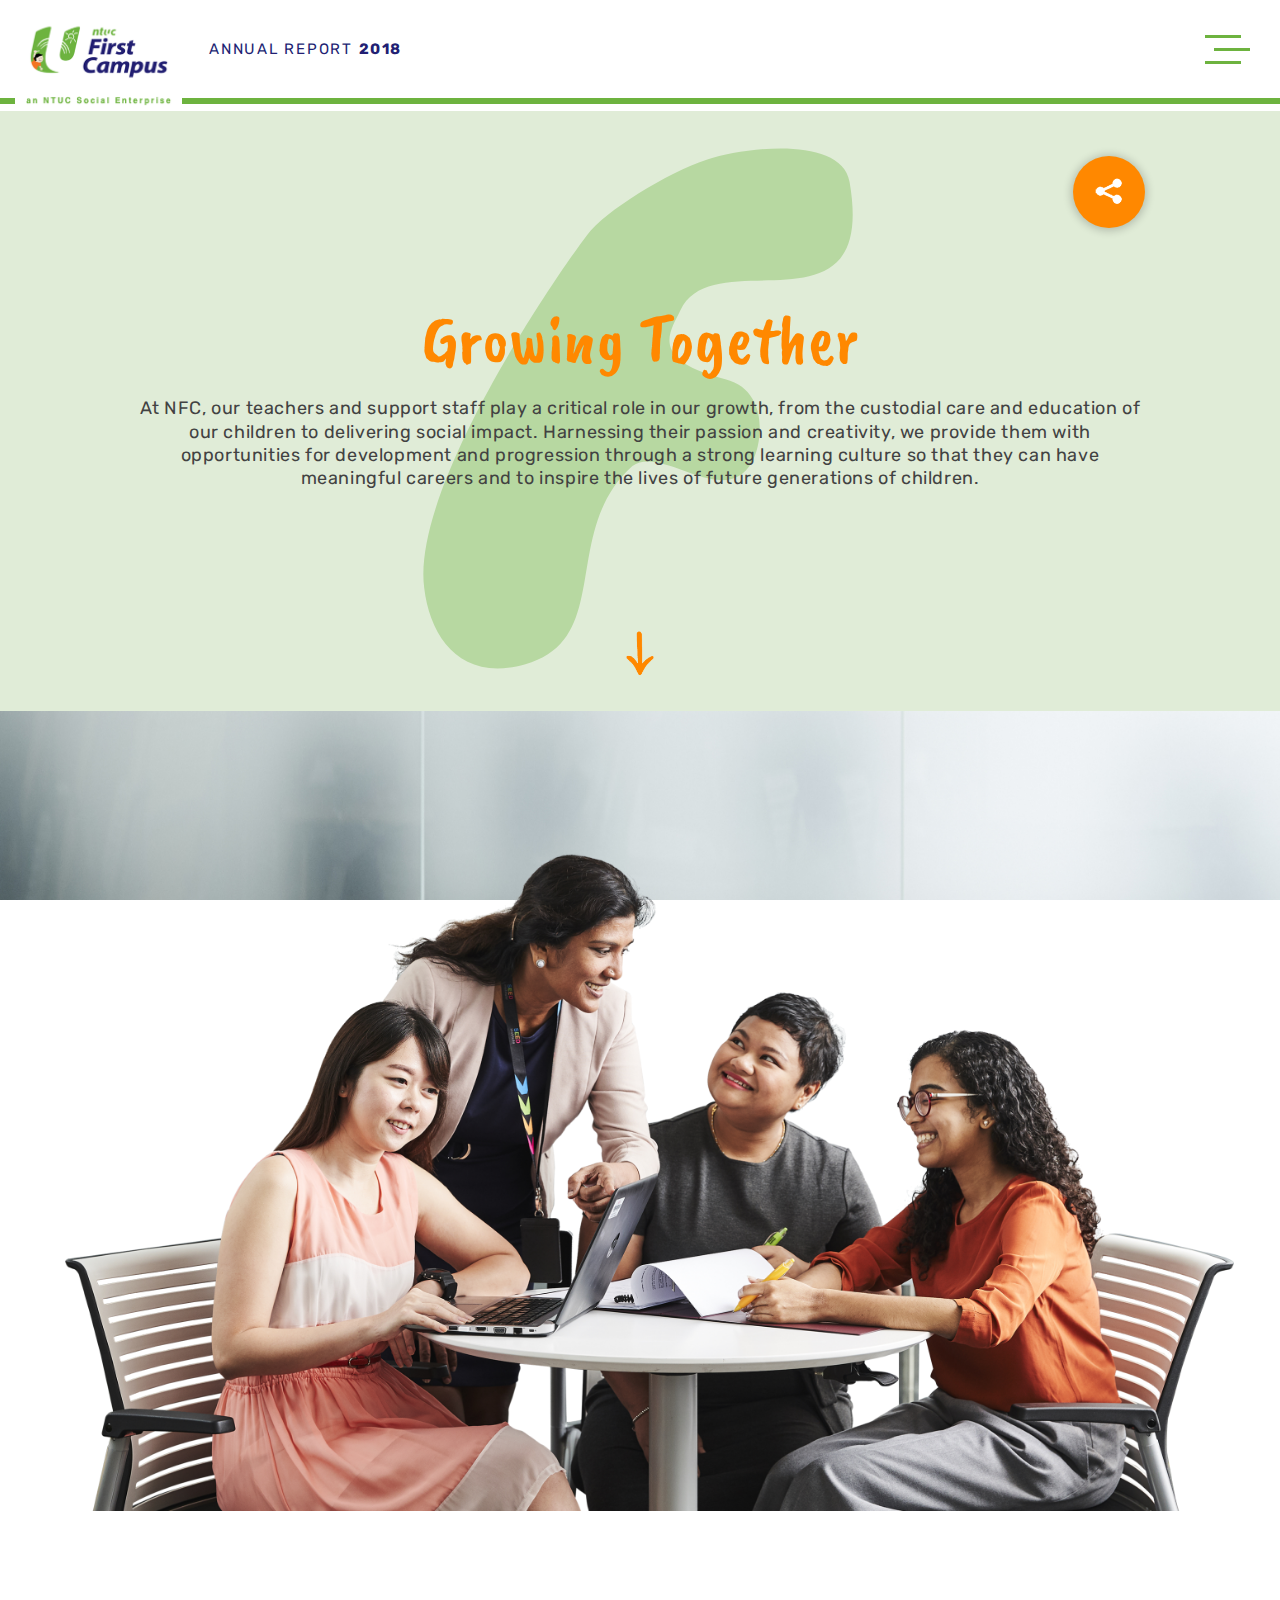
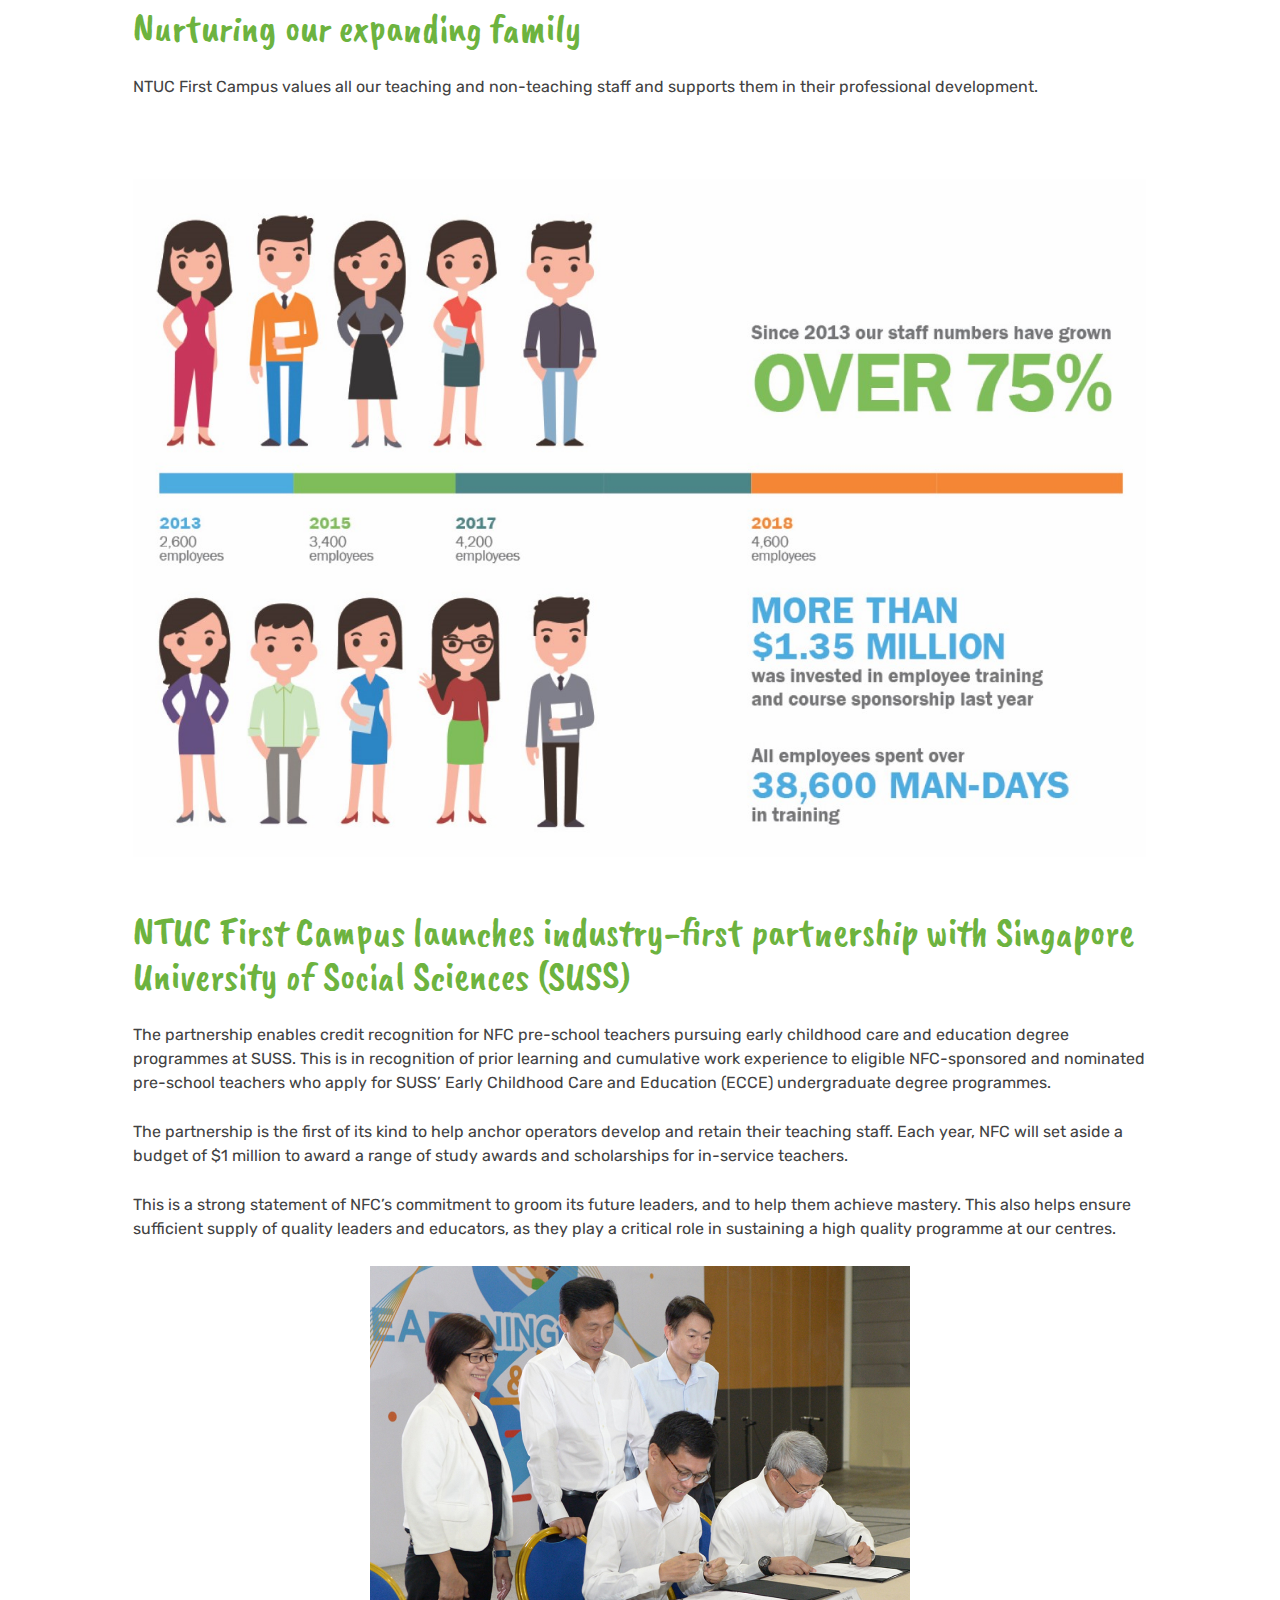
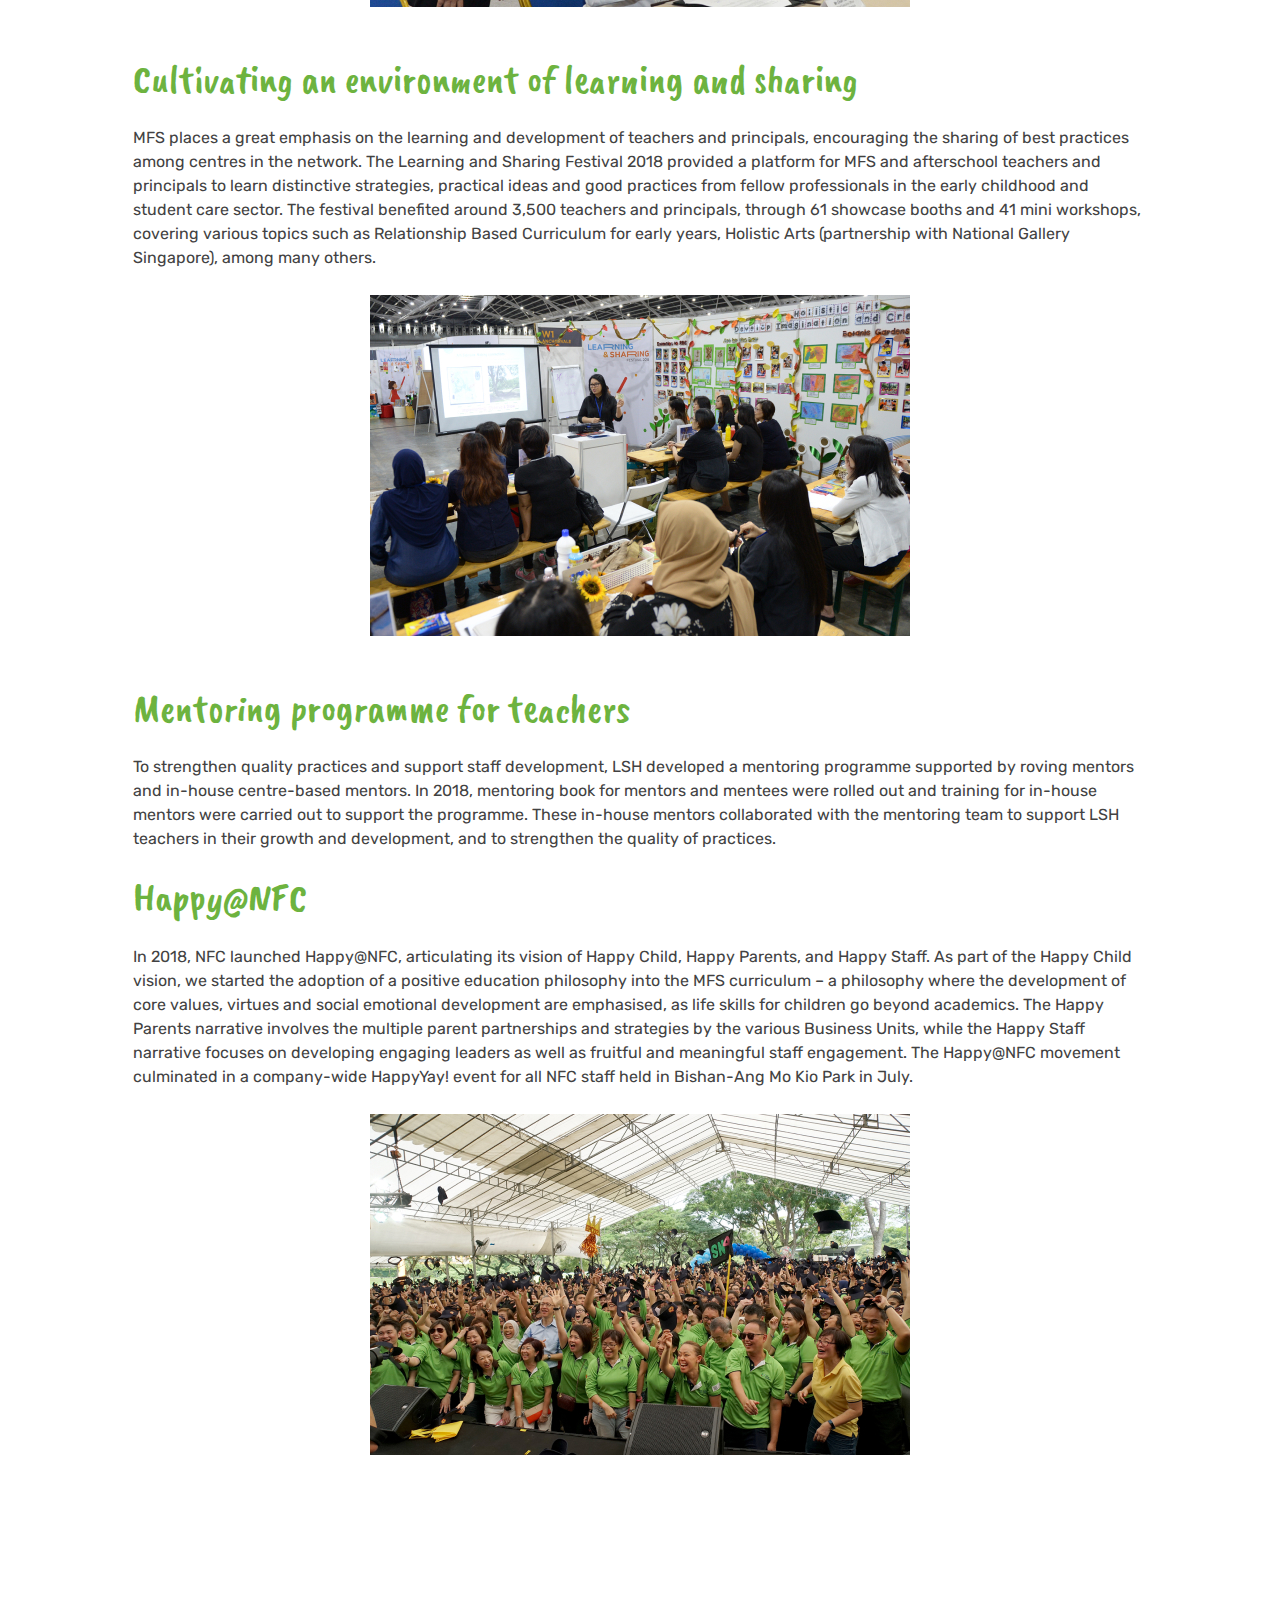
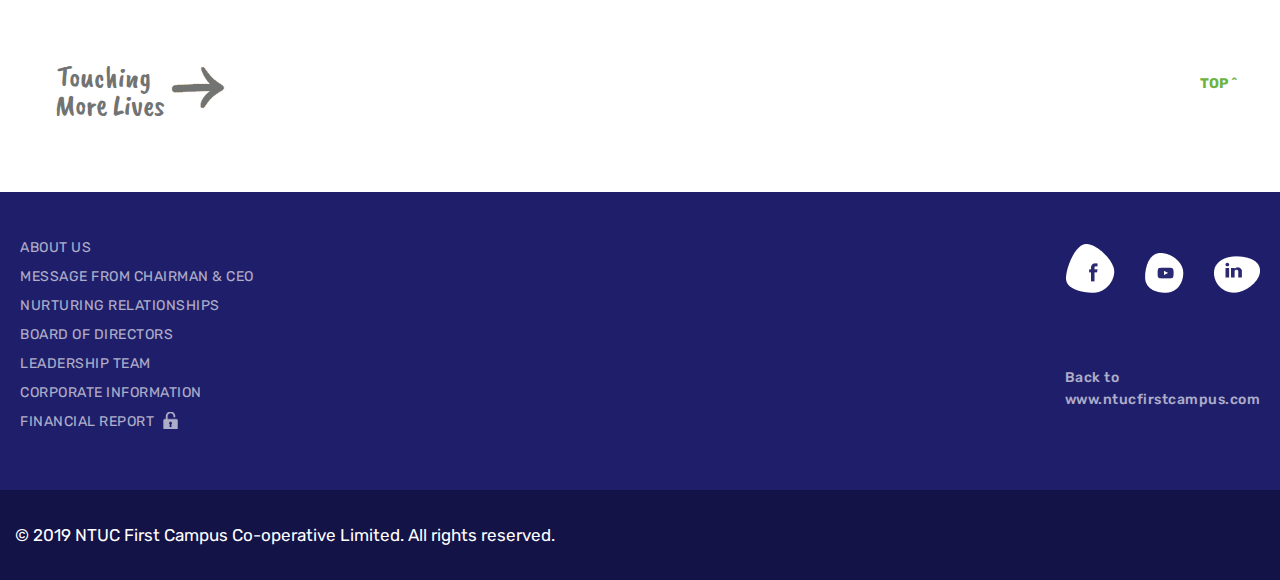
<file: growing-together.html>
<!DOCTYPE HTML>
<html>
    <head>
        <meta charset="utf-8" />
        
        <title>Growing Together</title>
        
        <meta name="description" content="" />
        <meta name="keywords" content="" />
        <meta name="author" content="" />
        
       	<meta name="viewport" content="width=device-width, initial-scale=1, maximum-scale=3, user-scalable" />
		<meta name="theme-color" content="#" />
		<meta name="yandex-tableau-widget" content="logo=, color=#" />
		
		<meta property="og:title" content="" />
		<meta property="og:site_name" content="" />
		<meta property="og:url" content="" />
		<meta property="og:description" content="" />
		<meta property="og:image" content="" />
        
        <link rel="stylesheet" type="text/css" href="css/style.css" />
        
    	<link rel="shortcut icon" type="image/x-icon" href="" />
		<script src="https://platform-api.sharethis.com/js/sharethis.js#property=5ca60a96fb6af900122ed468&product=sticky-share-buttons"></script>
		<style>div#st-2 { display: none; } #st-2 > .st-toggle:last-of-type { border: 1px solid red; bottom: 200vh!important; }</style>
    </head>
    <body>
    	<header class="">
			<div class="container">
				<a class="header-logo" href="index.html" title="">
					<img class="hover-trans-05" src="images/logo.png" alt="" title="" />
				</a>
				<div class="header-text table-block">
					<p>Annual Report <strong>2018</strong></p>
				</div>
				<div class="header-bob-menu-bt-block table-block">
					<div>
						<button id="header-bob-menu-bt" class="def-bt"></button>
					</div>
				</div>
			</div>
			<div class="header-bottom-border"></div>
			<div id="header-menu-block">
				<div class="container">
					<div class="header-menu-img-title">
						<p class="caveatB">Nurturing <br />&nbsp;Relationships</p>
					</div>
				
					<nav class="header-navigation">
						<ul>
							<li class="in">
								<a class="hover-trans-05" href="about.html" title="">About Us</a>
								<ul>
									<li>
										<a class="hover-trans-05" href="about.html#vis-mis-val" title="">Our Vision, Mission &amp; Values</a>
									</li>
									<li>
										<a class="hover-trans-05" href="about.html#bus-units" title="">Our Business Units</a>
									</li>
								</ul>
							</li>
							<li>
								<a class="hover-trans-05" href="message.html" title="">Message from Chairman &amp; CEO</a>
							</li>
							<li class="in">
								<a>Nurturing Relationships</a>

								<ul>
									<li>
										<a class="hover-trans-05" href="partnering-familes.html" title="">Partnering Families</a>
									</li>
									<li>
										<a class="hover-trans-05" href="growing-together.html" title="">Growing Together</a>
									</li>
									<li>
										<a class="hover-trans-05" href="touching.html" title="">Touching More Lives</a>
									</li>
									<li>
										<a class="hover-trans-05" href="touching.html#raise_bar" title="">Raising The Bar</a>
									</li>
									<li>
										<a class="hover-trans-05" href="leading-the-way.html" title="">Leading The Way</a>
									</li>
								</ul>
							</li>
						</ul>
					</nav>
					
					<nav class="header-navigation">
						<ul>
							<li>
								<a class="hover-trans-05" href="board-of-directors.html" title="">Board of Directors</a>
							</li>
							<li>
								<a class="hover-trans-05" href="leadership.html" title="">Leadership Team</a>
							</li>
							<li>
								<a class="hover-trans-05" href="corporate-information.html" title="">Corporate Information</a>
							</li>
							<li>
								<a class="hover-trans-05" href="login.php" title="">Financial Report <span class="bg pg-menu-link-img"></span></a>
							</li>
						</ul>
					</nav>
					
					<div class="clear"></div>
					<div class="header-coop">
						<p>© 2019 NTUC First Campus Co-operative Limited. All rights reserved.</p>
					</div>
					<div class="header-social">
						<a class="hover-trans-05" href="https://www.facebook.com/ntucfirstcampus/" target="_blank" title="">
							<img src="images/social/f.png" alt="" title="" />
						</a>
						<a class="hover-trans-05" href="https://www.youtube.com/user/ntucfirstcampus" target="_blank" title="">
							<img src="images/social/y.png" alt="" title="" />
						</a>
						<a class="hover-trans-05" href="https://www.linkedin.com/company/ntuc-first-campus" target="_blank" title="">
							<img src="images/social/i.png" alt="" title="" />
						</a>
					</div>
				</div>
			</div>
		</header>
		
		<div class="top-block bg">
			<div class="morph-wrap morph-wrap2">
				<svg class="morph" width="1400" height="770" viewBox="0 0 1400 770">
					<path d="M437.5 486C462.105 460.664 552.589 538.805 587.586 475.121C600.664 451.322 608.516 383.786 552.829 369.77C452.433 344.5 478.792 306.409 491 280C533.052 189.035 751.335 316.307 715.508 111C705.375 52.9339 581.528 71 529.764 88C478 105 395.234 148.301 372 179C327.116 238.306 144.265 502.041 164.577 644.478C173.445 706.661 225.097 765.265 301.007 745.17C417.867 714.236 342.479 583.848 437.5 486Z"/>
				</svg>
			</div>
			<div class="container table-block">
				<div class="top-content">
					<h1 class="caveatB">Growing Together</h1>
					<p>At NFC, our teachers and support staff play a critical role in our growth, from the custodial care and education of our children to delivering social impact. Harnessing their passion and creativity, we provide them with opportunities for development and progression through a strong learning culture so that they can have meaningful careers and to inspire the lives of future generations of children. </p>
				</div>
			</div>
			<button class="def-bt share-link"></button>
			<a href="#link" class="def-bt top-block-bt orange-ar bg hover-trans-05 nav-link"></a>
		</div>
		
		<div id="link" class="image-bg-block bg" style="background-image: url( 'images/page-2/page-3-img-top-bg.jpg' );">
			<img src="images/page-2/page-3-img-top.png" alt="" title="" />
		</div>
		
		<div class="content-2-block">
			<div class="container">
				<h2>Nurturing our expanding family</h2>
				
				<p>NTUC First Campus values all our teaching and non-teaching staff and supports them in their professional development.</p>
				<img class="big-img" src="images/page-2/page-3-big-img.jpg" alt="" title="" />
				
				<h2>NTUC First Campus launches industry-first partnership with Singapore University of Social Sciences (SUSS)</h2>
				
				<p>The partnership enables credit recognition for NFC pre-school teachers pursuing early childhood care and education degree programmes at SUSS. This is in recognition of prior learning and cumulative work experience to eligible NFC-sponsored and nominated pre-school teachers who apply for SUSS’ Early Childhood Care and Education (ECCE) undergraduate degree programmes.</p>
				<p>The partnership is the first of its kind to help anchor operators develop and retain their teaching staff. Each year, NFC will set aside a budget of $1 million to award a range of study awards and scholarships for in-service teachers.</p>
				<p>This is a strong statement of NFC’s commitment to groom its future leaders, and to help them achieve mastery. This also helps ensure sufficient supply of quality leaders and educators, as they play a critical role in sustaining a high quality programme at our centres.</p>
				<img class="small-img" src="images/page-2/page-3-img-1.jpg" alt="" title="" />
				
				<h2>Cultivating an environment of learning and sharing</h2>
				<p>MFS places a great emphasis on the learning and development of teachers and principals, encouraging the sharing of best practices among centres in the network. The Learning and Sharing Festival 2018 provided a platform for MFS and afterschool teachers and principals to learn distinctive strategies, practical ideas and good practices from fellow professionals in the early childhood and student care sector. The festival benefited around 3,500 teachers and principals, through 61 showcase booths and 41 mini workshops, covering various topics such as Relationship Based Curriculum for early years, Holistic Arts (partnership with National Gallery Singapore), among many others.</p>
				<img class="small-img" src="images/page-2/page-3-img-2.jpg" alt="" title="" />
				
				<h2>Mentoring programme for teachers</h2>
				<p>To strengthen quality practices and support staff development, LSH developed a mentoring programme supported by roving mentors and in-house centre-based mentors. In 2018, mentoring book for mentors and mentees were rolled out and training for in-house mentors were carried out to support the programme. These in-house mentors collaborated with the mentoring team to support LSH teachers in their growth and development, and to strengthen the quality of practices.</p>
				
				<h2>Happy@NFC</h2>
				<p>In 2018, NFC launched Happy@NFC, articulating its vision of Happy Child, Happy Parents, and Happy Staff. As part of the Happy Child vision, we started the adoption of a positive education philosophy into the MFS curriculum – a philosophy where the development of core values, virtues and social emotional development are emphasised, as life skills for children go beyond academics. The Happy Parents narrative involves the multiple parent partnerships and strategies by the various Business Units, while the Happy Staff narrative focuses on developing engaging leaders as well as fruitful and meaningful staff engagement. The Happy@NFC movement culminated in a company-wide HappyYay! event for all NFC staff held in Bishan-Ang Mo Kio Park in July.</p>
				<img class="small-img" src="images/page-2/page-3-img-3.jpg" alt="" title="" />
			</div>
		</div>
		
		<div class="page-bottom-menu">
			<div class="container">
				<a class="next-page caveatB hover-trans-05" href="touching.html" title="">Touching <br />&nbsp; <span style="line-height:1.1">More Lives</span></a>
				<a class="top-link hover-trans-05" href="#top" title="">TOP ^</a>
			</div>
		</div>
		
		<footer>
			<div class="footer-top">
				<div class="container">
					<div class="left">
						<p>Back to <br /><a href="https://www.ntucfirstcampus.com" title="" target="_blank">www.ntucfirstcampus.com</a></p>
					</div>
					
<div class="right">
						<ul>
							<li>
								<a href="about.html" title="">ABOUT US</a>
							</li>
							<li>
								<a href="message.html" title="">MESSAGE FROM CHAIRMAN &amp; CEO</a>
							</li>
							<li>
								<a href="index.html" title="">NURTURING RELATIONSHIPS</a>
							</li>
							<li>
								<a href="board-of-directors.html" title="">BOARD OF DIRECTORS</a>
							</li>
							<li>
								<a href="leadership.html" title="">LEADERSHIP TEAM</a>
							</li>
							<li>
								<a href="corporate-information.html" title="">CORPORATE INFORMATION</a>
							</li>
							<li>
								<a href="login.php" title="">FINANCIAL REPORT <span class="close-img bg"></span></a>
							</li>
						</ul>
					</div>
					
					<div class="footer-social">
						<a class="hover-trans-05" href="https://www.facebook.com/ntucfirstcampus/" target="_blank" title="">
							<img src="images/social/f-w.png" alt="" title="" />
						</a>
						<a class="hover-trans-05" href="https://www.youtube.com/user/ntucfirstcampus" target="_blank" title="">
							<img src="images/social/y-w.png" alt="" title="" />
						</a>
						<a class="hover-trans-05" href="https://www.linkedin.com/company/ntuc-first-campus" target="_blank" title="">
							<img src="images/social/i-w.png" alt="" title="" />
						</a>
					</div>
				</div>
			</div>
			<div class="footer-bottom">
				<div class="container table-block">
					<div>
						<p class="left">© 2019 NTUC First Campus Co-operative Limited. All rights reserved.</p>
						<p class="right"></p>
					</div>
				</div>
			</div>
		</footer>
		<script type="text/javascript" src="js/main-script.js"></script>
		
		<script type="text/javascript" src="js/imagesloaded.pkgd.min.js"></script>
		<script type="text/javascript" src="js/anime.min.js"></script>
		<script type="text/javascript" src="js/scrollMonitor.js"></script>
		<script type="text/javascript" src="js/animate-script-2.js"></script>
    </body>
</html>
</file>
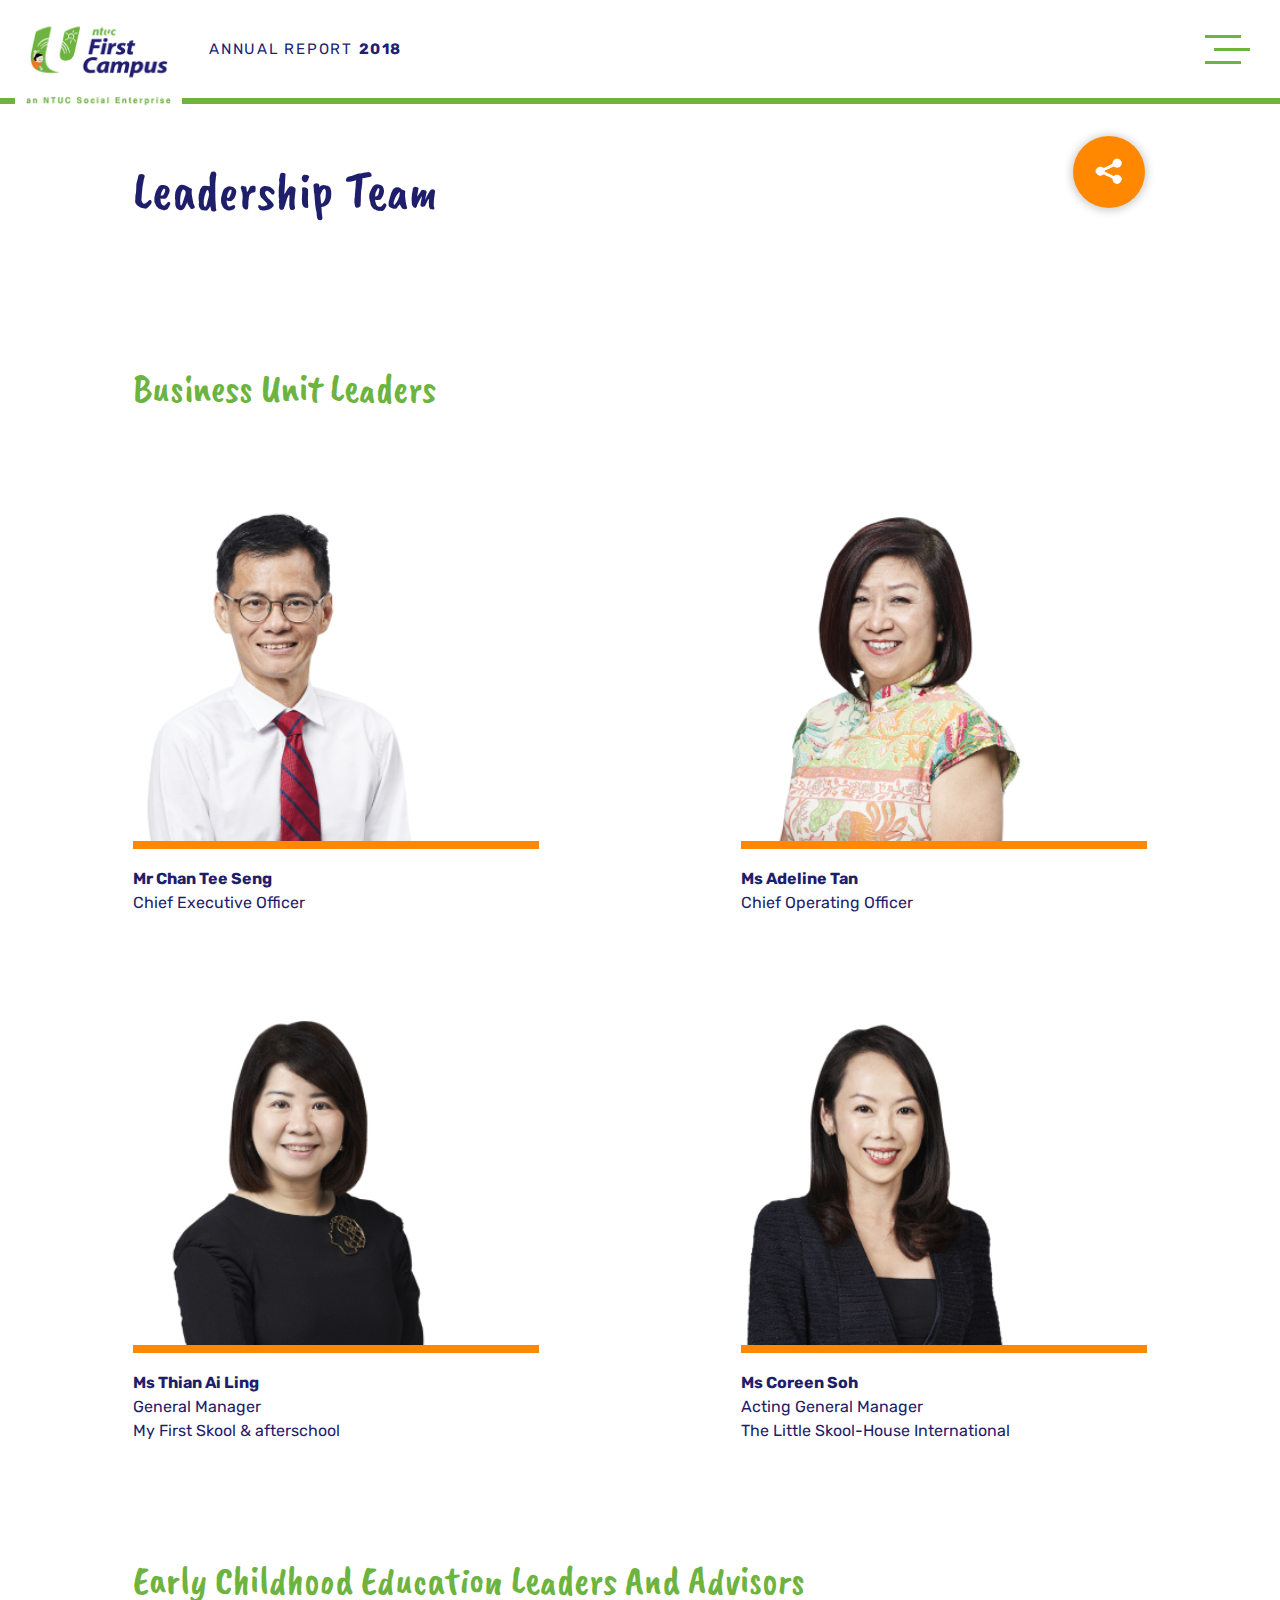
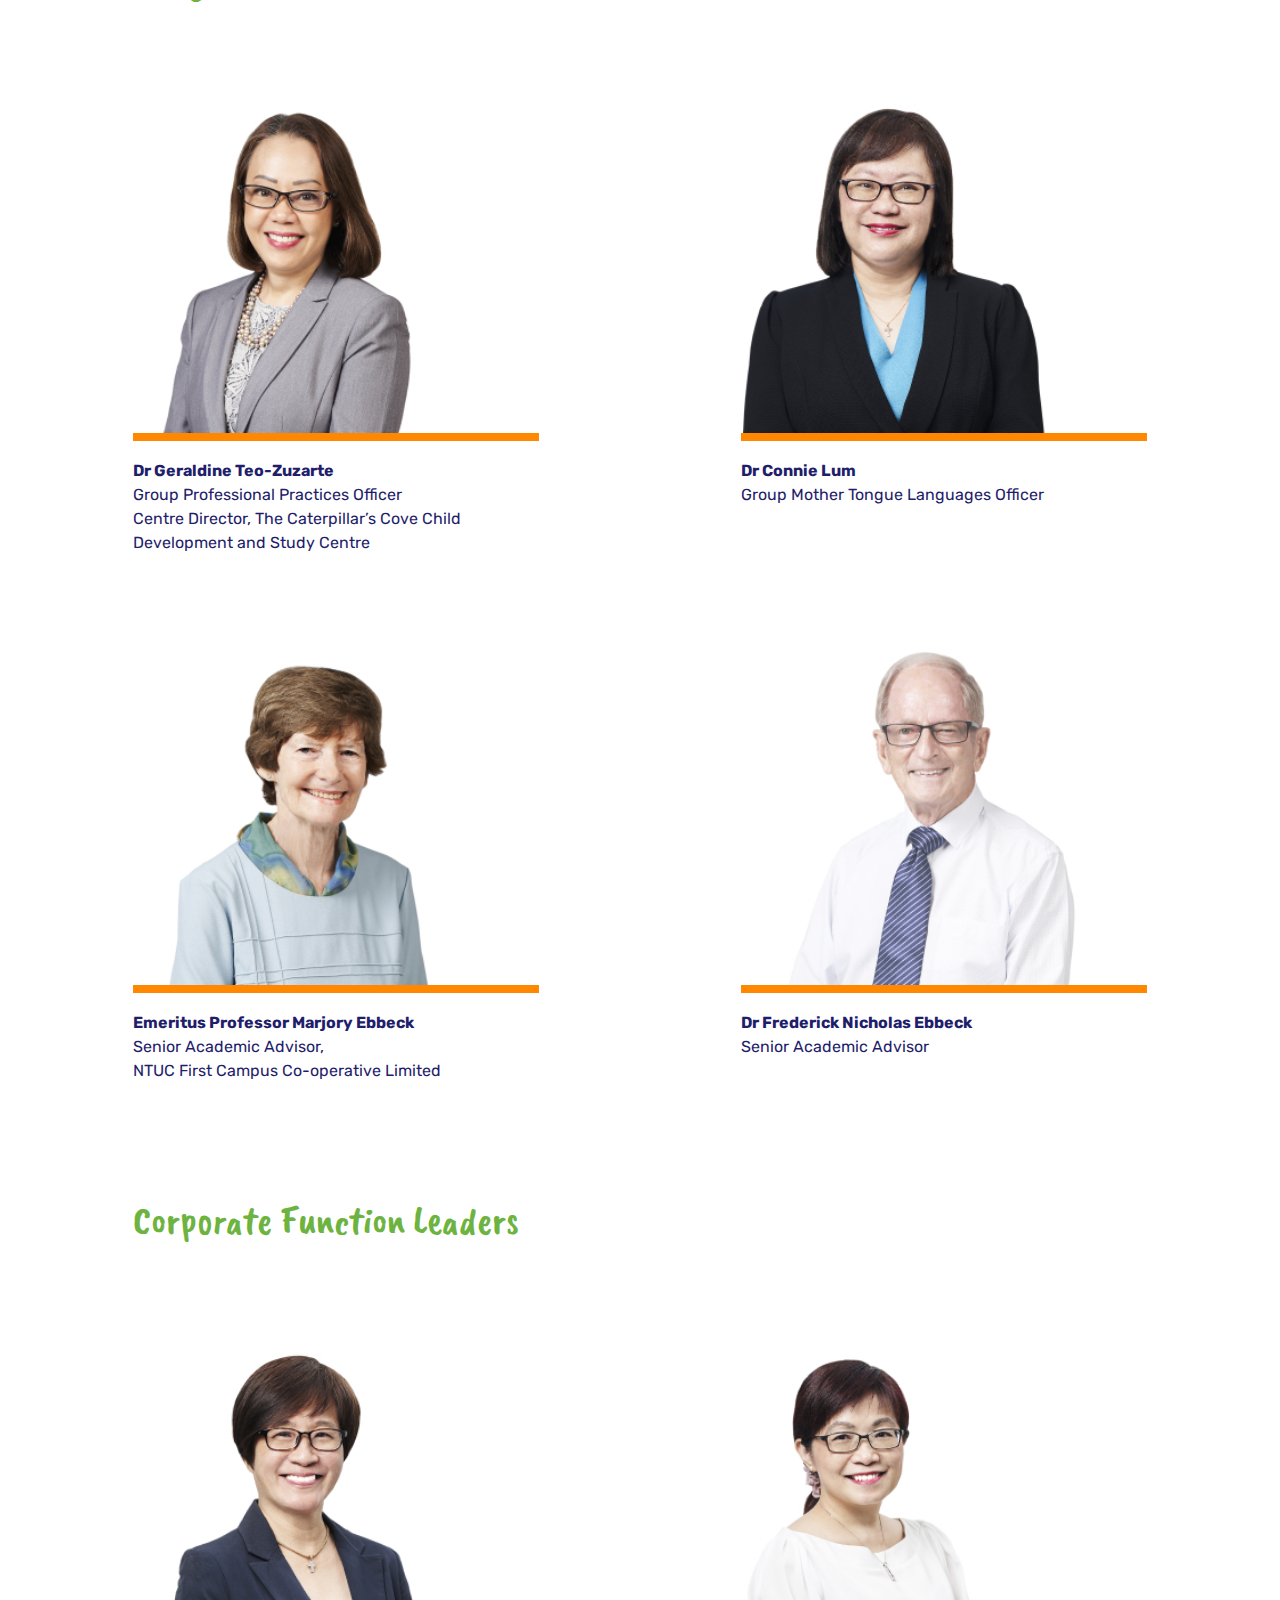
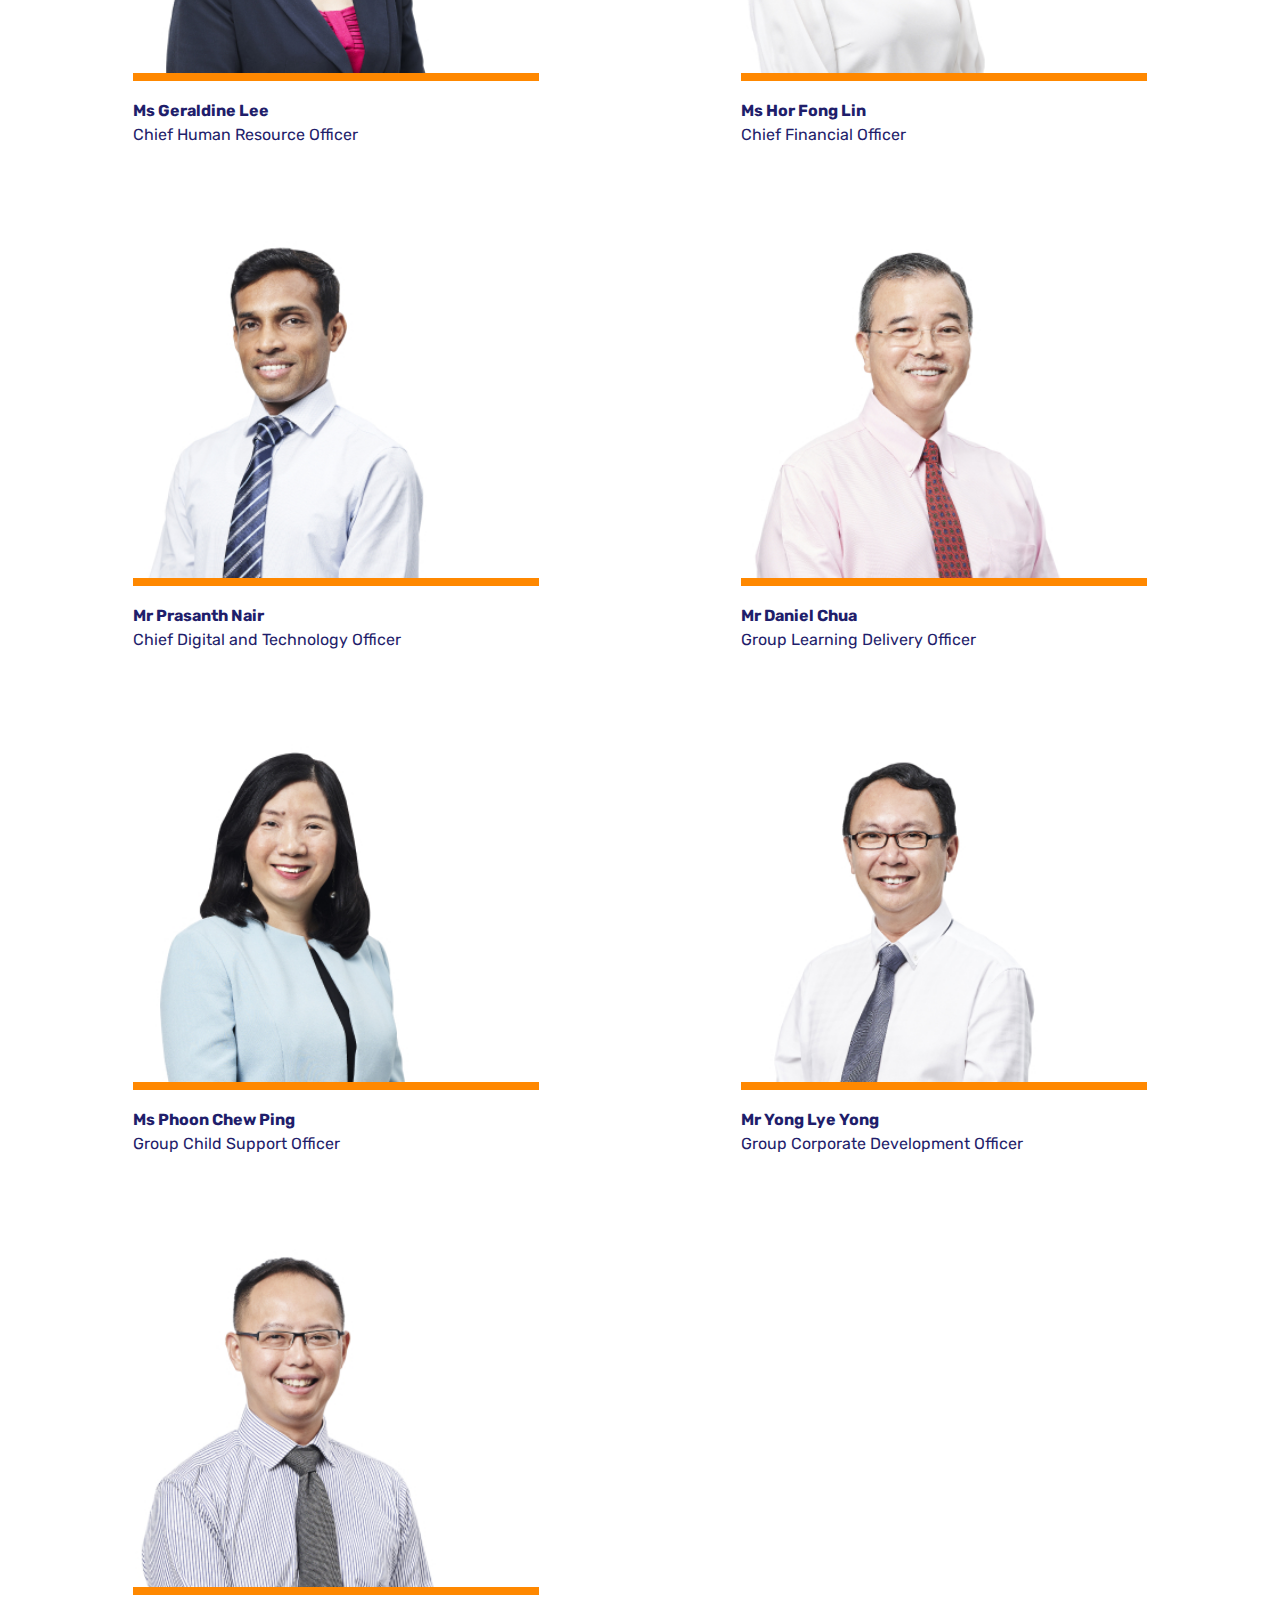
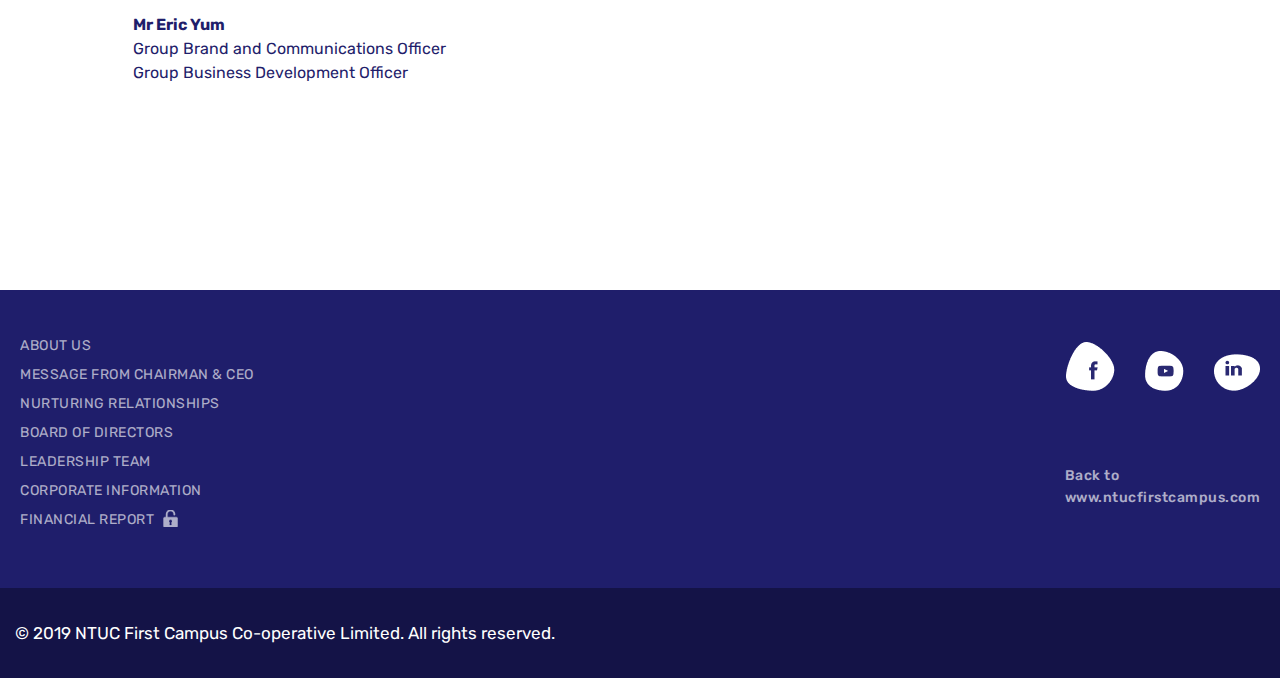
<file: leadership.html>
<!DOCTYPE HTML>
<html>
    <head>
        <meta charset="utf-8" />
        
        <title>Leadership Team</title>
        
        <meta name="description" content="" />
        <meta name="keywords" content="" />
        <meta name="author" content="" />
        
       	<meta name="viewport" content="width=device-width, initial-scale=1, maximum-scale=1" />
		<meta name="theme-color" content="#" />
		<meta name="yandex-tableau-widget" content="logo=, color=#" />
		
		<meta property="og:title" content="" />
		<meta property="og:site_name" content="" />
		<meta property="og:url" content="" />
		<meta property="og:description" content="" />
		<meta property="og:image" content="" />
        
        <link rel="stylesheet" type="text/css" href="css/style.css" />
        
    	<link rel="shortcut icon" type="image/x-icon" href="" />
		<script src="https://platform-api.sharethis.com/js/sharethis.js#property=5ca60a96fb6af900122ed468&product=sticky-share-buttons"></script>
		<style>div#st-2 { display: none; } #st-2 > .st-toggle:last-of-type { border: 1px solid red; bottom: 200vh!important; }</style>
    </head>
    <body>
    	<header class="">
			<div class="container">
				<a class="header-logo" href="index.html" title="">
					<img class="hover-trans-05" src="images/logo.png" alt="" title="" />
				</a>
				<div class="header-text table-block">
					<p>Annual Report <strong>2018</strong></p>
				</div>
				<div class="header-bob-menu-bt-block table-block">
					<div>
						<button id="header-bob-menu-bt" class="def-bt"></button>
					</div>
				</div>
			</div>
			<div class="header-bottom-border"></div>
			<div id="header-menu-block">
				<div class="container">
					<div class="header-menu-img-title">
						<p class="caveatB">Nurturing <br />&nbsp;Relationships</p>
					</div>
				
					<nav class="header-navigation">
						<ul>
							<li class="in">
								<a class="hover-trans-05" href="about.html" title="">About Us</a>
								<ul>
									<li>
										<a class="hover-trans-05" href="about.html#vis-mis-val" title="">Our Vision, Mission &amp; Values</a>
									</li>
									<li>
										<a class="hover-trans-05" href="about.html#bus-units" title="">Our Business Units</a>
									</li>
								</ul>
							</li>
							<li>
								<a class="hover-trans-05" href="message.html" title="">Message from Chairman &amp; CEO</a>
							</li>
							<li class="in">
								<a>Nurturing Relationships</a>
								<ul>
									<li>
										<a class="hover-trans-05" href="partnering-familes.html" title="">Partnering Families</a>
									</li>
									<li>
										<a class="hover-trans-05" href="growing-together.html" title="">Growing Together</a>
									</li>
									<li>
										<a class="hover-trans-05" href="touching.html" title="">Touching More Lives</a>
									</li>
									<li>
										<a class="hover-trans-05" href="touching.html#raise_bar" title="">Raising The Bar</a>
									</li>
									<li>
										<a class="hover-trans-05" href="leading-the-way.html" title="">Leading The Way</a>
									</li>
								</ul>
							</li>
						</ul>
					</nav>
					
					<nav class="header-navigation">
						<ul>
							<li>
								<a class="hover-trans-05" href="board-of-directors.html" title="">Board of Directors</a>
							</li>
							<li>
								<a class="hover-trans-05" href="leadership.html" title="">Leadership Team</a>
							</li>
							<li>
								<a class="hover-trans-05" href="corporate-information.html" title="">Corporate Information</a>
							</li>
							<li>
								<a class="hover-trans-05" href="login.php" title="">Financial Report <span class="bg pg-menu-link-img"></span></a>
							</li>
						</ul>
					</nav>
					
					<div class="clear"></div>
					<div class="header-coop">
						<p>© 2019 NTUC First Campus Co-operative Limited. All rights reserved.</p>
					</div>
					<div class="header-social">
						<a class="hover-trans-05" href="https://www.facebook.com/ntucfirstcampus/" target="_blank" title="">
							<img src="images/social/f.png" alt="" title="" />
						</a>
						<a class="hover-trans-05" href="https://www.youtube.com/user/ntucfirstcampus" target="_blank" title="">
							<img src="images/social/y.png" alt="" title="" />
						</a>
						<a class="hover-trans-05" href="https://www.linkedin.com/company/ntuc-first-campus" target="_blank" title="">
							<img src="images/social/i.png" alt="" title="" />
						</a>
					</div>
				</div>
			</div>
		</header>
		
		<div class="top-block top-block-2">
			<div class="container table-block">
				<div class="top-content">
					<h1 class="caveatB">Leadership Team</h1>
				</div>
			</div>
			<button class="def-bt share-link"></button>
		</div>
		
		<div class="content-2-block">
			<div class="container">
				
				<h2>Business Unit Leaders</h2>
				
				<div class="team-block">
				
					<div>
						<div class="img-block">
							<img src="images/team/1.jpg" alt="" title="" />
						</div>
						<div class="border"></div>
						<p><strong>Mr Chan Tee Seng</strong> <br />Chief Executive Officer</p>
					</div>
					
					<div>
						<div class="img-block">
							<img src="images/team/2.jpg" alt="" title="" />
						</div>
						<div class="border"></div>
						<p><strong>Ms Adeline Tan</strong> <br />Chief Operating Officer</p>
					</div>
					
					<div>
						<div class="img-block">
							<img src="images/team/3.jpg" alt="" title="" />
						</div>
						<div class="border"></div>
						<p><strong>Ms Thian Ai Ling</strong> <br />General Manager <br />My First Skool &amp; afterschool</p>
					</div>
					
					<div>
						<div class="img-block">
							<img src="images/team/4.jpg" alt="" title="" />
						</div>
						<div class="border"></div>
						<p><strong>Ms Coreen Soh</strong> <br />Acting General Manager <br />The Little Skool-House International</p>
					</div>
					
				</div>
				
				<h2>Early Childhood Education Leaders And Advisors</h2>
				
				<div class="team-block">
				
					<div>
						<div class="img-block">
							<img src="images/team/5.jpg" alt="" title="" />
						</div>
						<div class="border"></div>
						<p><strong>Dr Geraldine Teo-Zuzarte</strong> <br />Group Professional Practices Officer <br />Centre Director, The Caterpillar’s Cove Child Development and Study Centre</p>
					</div>
					
					<div>
						<div class="img-block">
							<img src="images/team/6.jpg" alt="" title="" />
						</div>
						<div class="border"></div>
						<p><strong>Dr Connie Lum</strong> <br />Group Mother Tongue Languages Officer<br /><br /><br /></p>
					</div>
					
					<div>
						<div class="img-block">
							<img src="images/team/7.jpg" alt="" title="" />
						</div>
						<div class="border"></div>
						<p><strong>Emeritus Professor Marjory Ebbeck</strong> <br />Senior Academic Advisor, <br />NTUC First Campus Co-operative Limited</p>
					</div>
					
					<div>
						<div class="img-block">
							<img src="images/team/8.jpg" alt="" title="" />
						</div>
						<div class="border"></div>
						<p><strong>Dr Frederick Nicholas Ebbeck</strong> <br />Senior Academic Advisor</p>
					</div>
					
				</div>
				
				<h2>Corporate Function Leaders</h2>
				
				<div class="team-block" style="margin-bottom: 180px;">
				
					<div>
						<div class="img-block">
							<img src="images/team/9.jpg" alt="" title="" />
						</div>
						<div class="border"></div>
						<p><strong>Ms Geraldine Lee</strong> <br />Chief Human Resource Officer</p>
					</div>
					
					<div>
						<div class="img-block">
							<img src="images/team/10.jpg" alt="" title="" />
						</div>
						<div class="border"></div>
						<p><strong>Ms Hor Fong Lin</strong> <br />Chief Financial Officer</p>
					</div>
					
					<div>
						<div class="img-block">
							<img src="images/team/11.jpg" alt="" title="" />
						</div>
						<div class="border"></div>
						<p><strong>Mr Prasanth Nair</strong> <br />Chief Digital and Technology Officer</p>
					</div>
					
					<div>
						<div class="img-block">
							<img src="images/team/12.jpg" alt="" title="" />
						</div>
						<div class="border"></div>
						<p><strong>Mr Daniel Chua</strong> <br />Group Learning Delivery Officer</p>
					</div>
					
					<div>
						<div class="img-block">
							<img src="images/team/13.jpg" alt="" title="" />
						</div>
						<div class="border"></div>
						<p><strong>Ms Phoon Chew Ping</strong> <br />Group Child Support Officer</p>
					</div>
					
					<div>
						<div class="img-block">
							<img src="images/team/14.jpg" alt="" title="" />
						</div>
						<div class="border"></div>
						<p><strong>Mr Yong Lye Yong</strong> <br />Group Corporate Development Officer</p>
					</div>
					
					<div>
						<div class="img-block">
							<img src="images/team/15.jpg" alt="" title="" />
						</div>
						<div class="border"></div>
						<p><strong>Mr Eric Yum</strong> <br />Group Brand and Communications Officer <br />Group Business Development Officer</p>
					</div>
					
				</div>
				
			</div>
		</div>
		
		<!--<div class="page-bottom-menu">
			<div class="container">
				<a class="top-link hover-trans-05" href="#top" title="">TOP ^</a>
			</div>
		</div>-->
		
		<footer>
			<div class="footer-top">
				<div class="container">
					<div class="left">
						<p>Back to <br /><a href="https://www.ntucfirstcampus.com" title="" target="_blank">www.ntucfirstcampus.com</a></p>
					</div>
					
<div class="right">
						<ul>
							<li>
								<a href="about.html" title="">ABOUT US</a>
							</li>
							<li>
								<a href="message.html" title="">MESSAGE FROM CHAIRMAN &amp; CEO</a>
							</li>
							<li>
								<a href="index.html" title="">NURTURING RELATIONSHIPS</a>
							</li>
							<li>
								<a href="board-of-directors.html" title="">BOARD OF DIRECTORS</a>
							</li>
							<li>
								<a href="leadership.html" title="">LEADERSHIP TEAM</a>
							</li>
							<li>
								<a href="corporate-information.html" title="">CORPORATE INFORMATION</a>
							</li>
							<li>
								<a href="login.php" title="">FINANCIAL REPORT <span class="close-img bg"></span></a>
							</li>
						</ul>
					</div>
					
					<div class="footer-social">
						<a class="hover-trans-05" href="https://www.facebook.com/ntucfirstcampus/" target="_blank" title="">
							<img src="images/social/f-w.png" alt="" title="" />
						</a>
						<a class="hover-trans-05" href="https://www.youtube.com/user/ntucfirstcampus" target="_blank" title="">
							<img src="images/social/y-w.png" alt="" title="" />
						</a>
						<a class="hover-trans-05" href="https://www.linkedin.com/company/ntuc-first-campus" target="_blank" title="">
							<img src="images/social/i-w.png" alt="" title="" />
						</a>
					</div>
				</div>
			</div>
			<div class="footer-bottom">
				<div class="container table-block">
					<div>
						<p class="left">© 2019 NTUC First Campus Co-operative Limited. All rights reserved.</p>
						<p class="right"></p>
					</div>
				</div>
			</div>
		</footer>
		<script type="text/javascript" src="js/main-script.js"></script>
		
		<script type="text/javascript" src="js/imagesloaded.pkgd.min.js"></script>
		<script type="text/javascript" src="js/anime.min.js"></script>
		<script type="text/javascript" src="js/scrollMonitor.js"></script>
		<script type="text/javascript" src="js/animate-script-3.js"></script>
    </body>
</html>
</file>
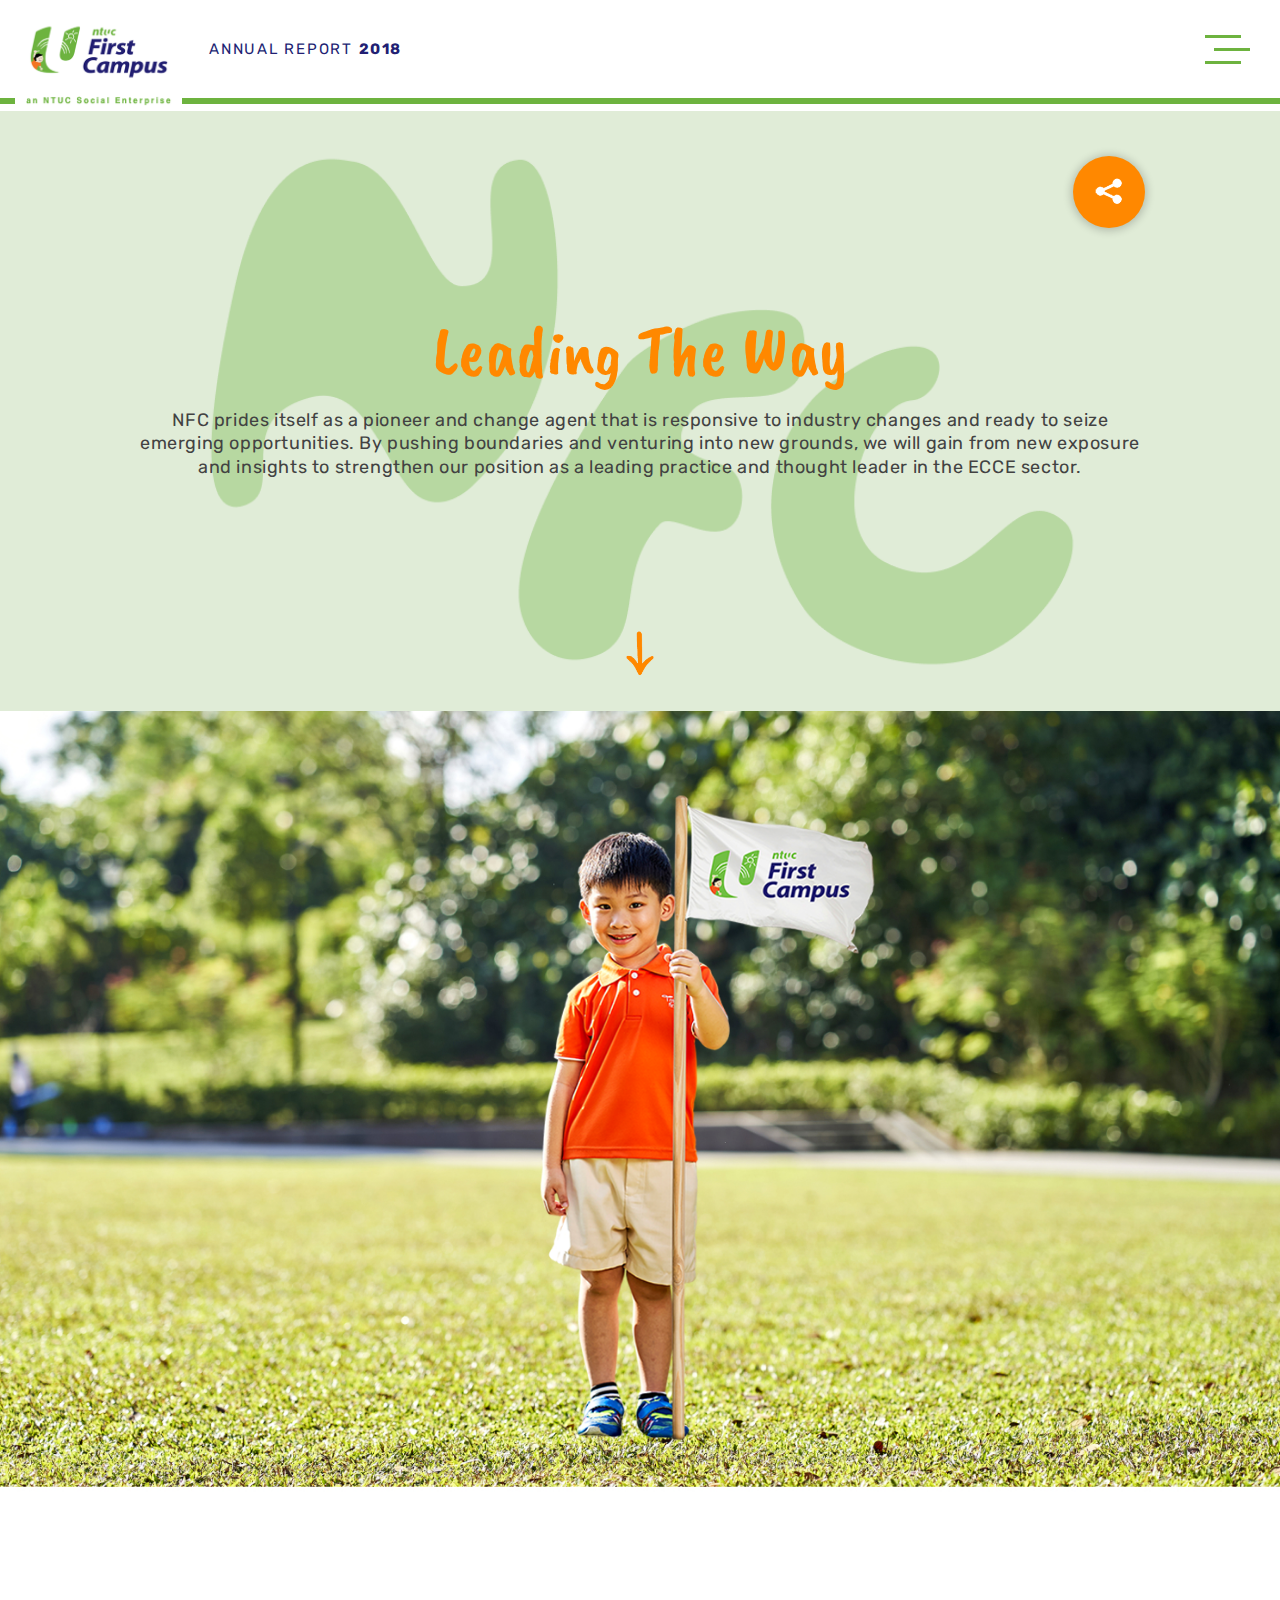
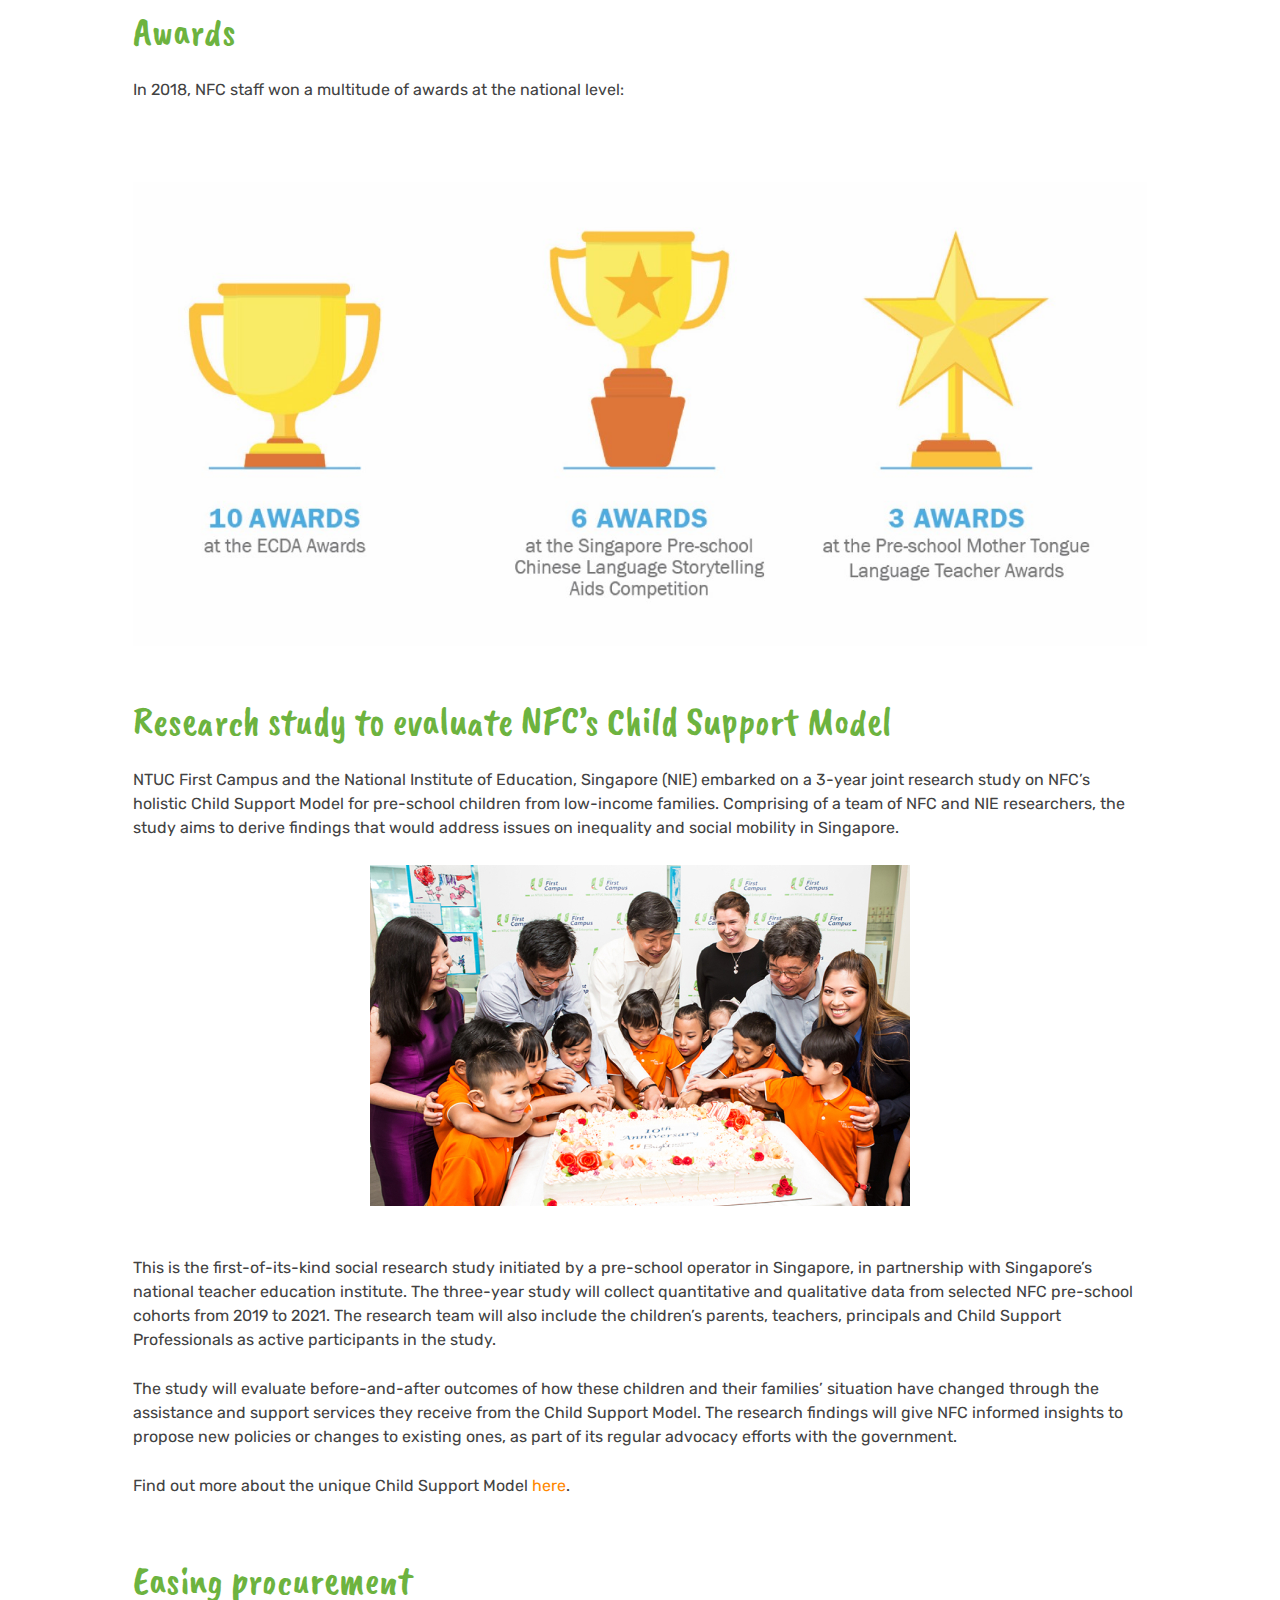
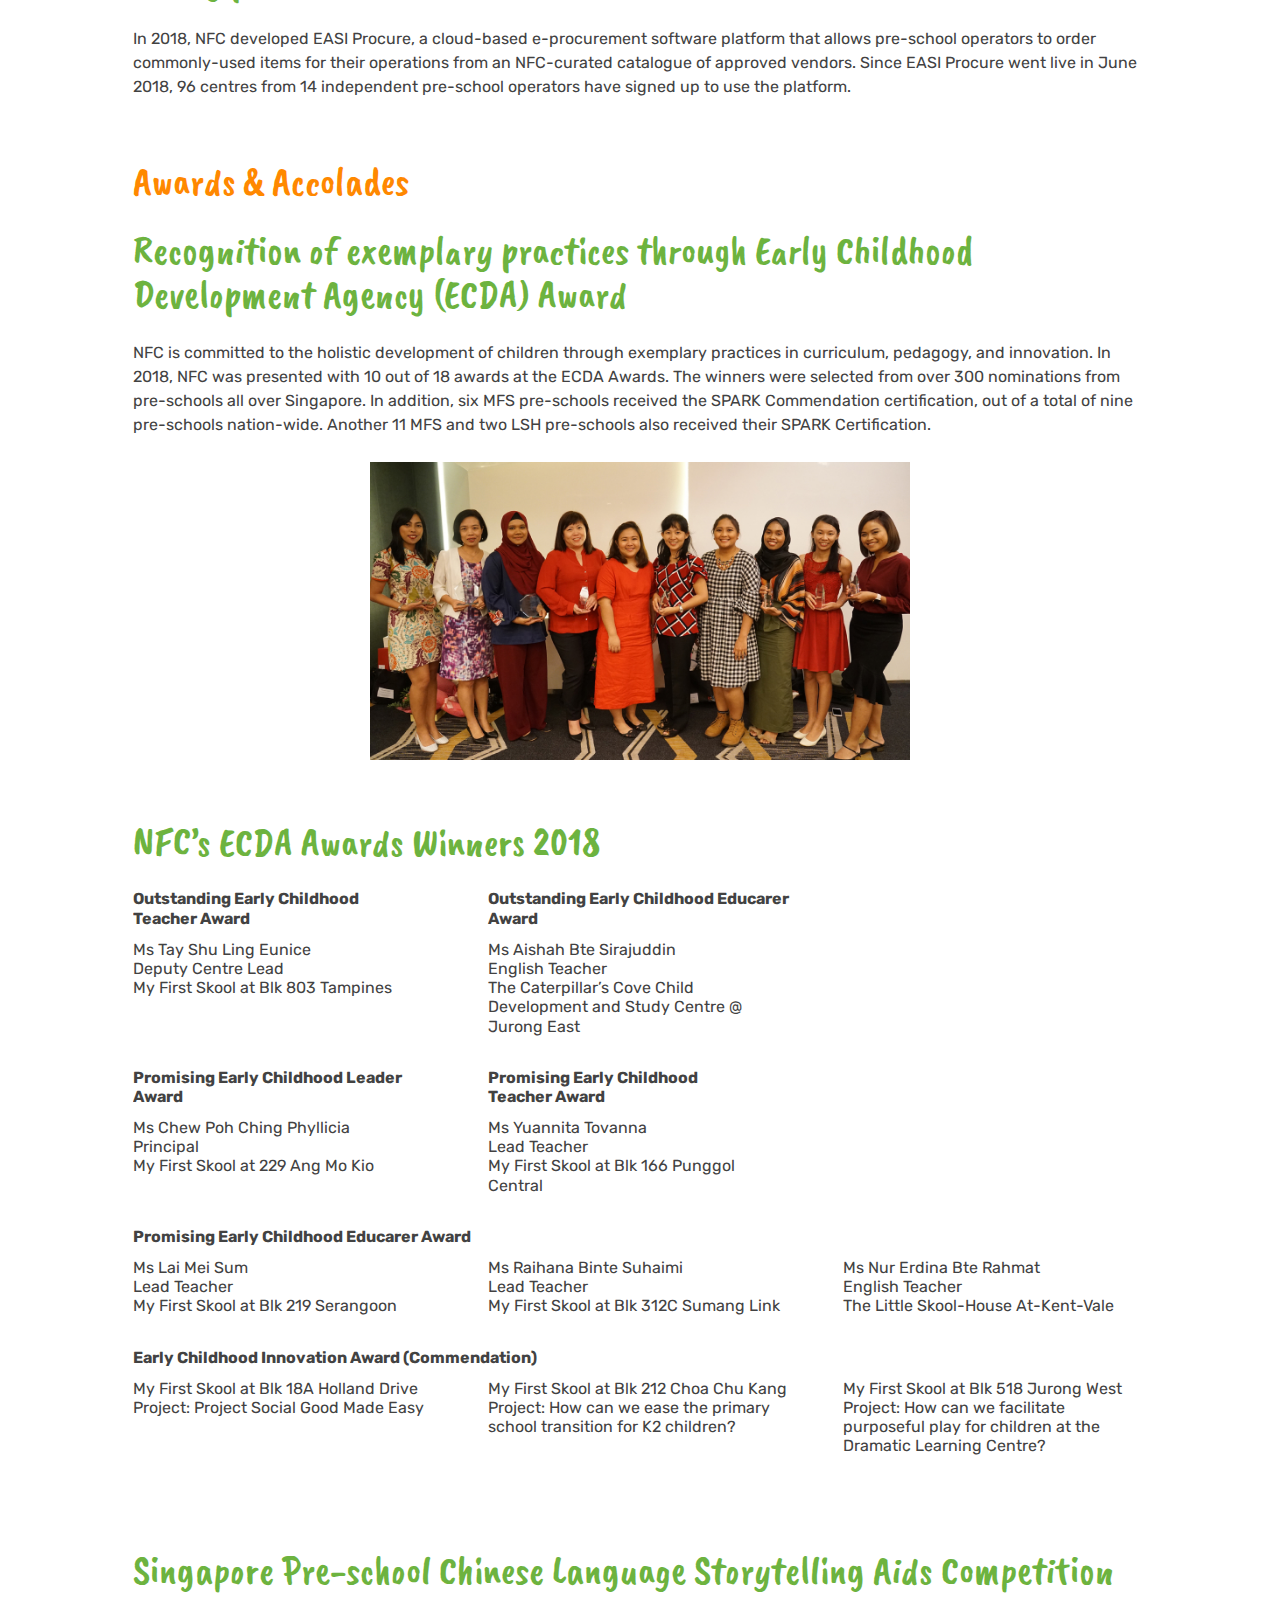
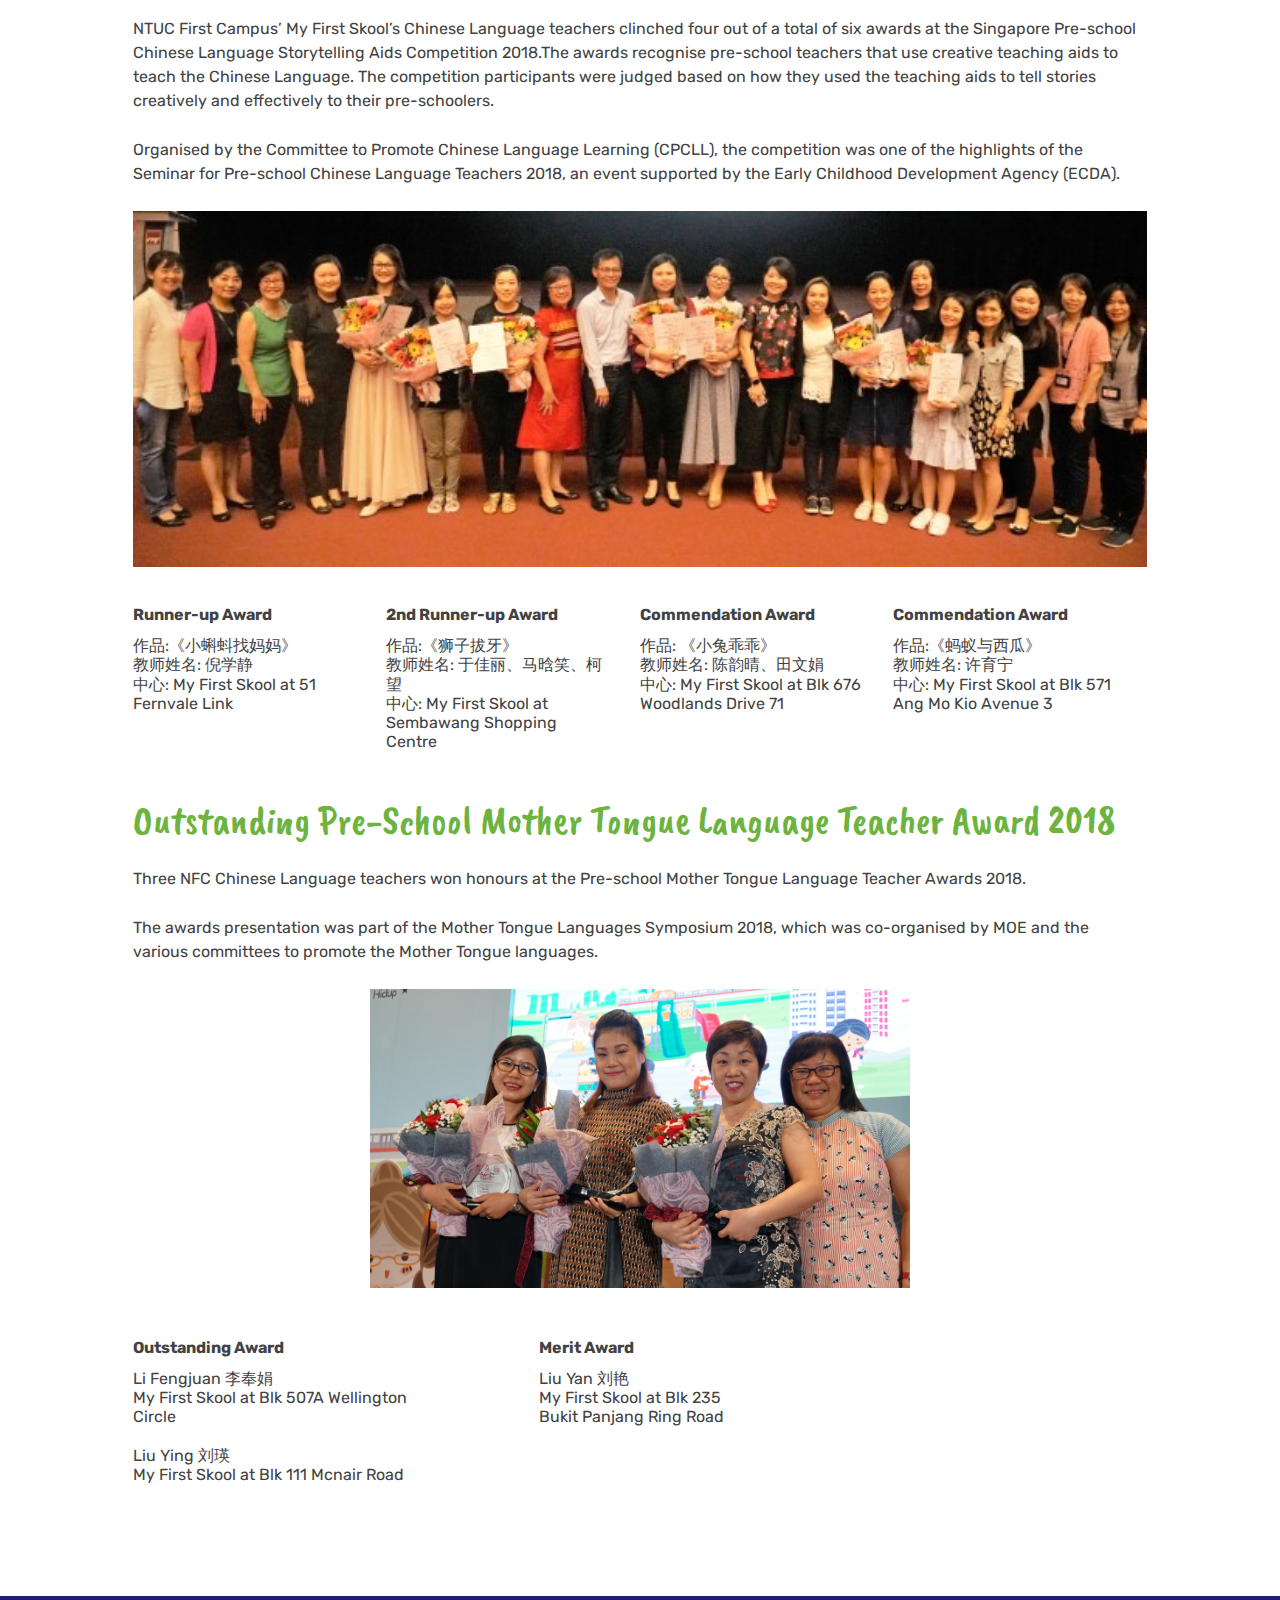
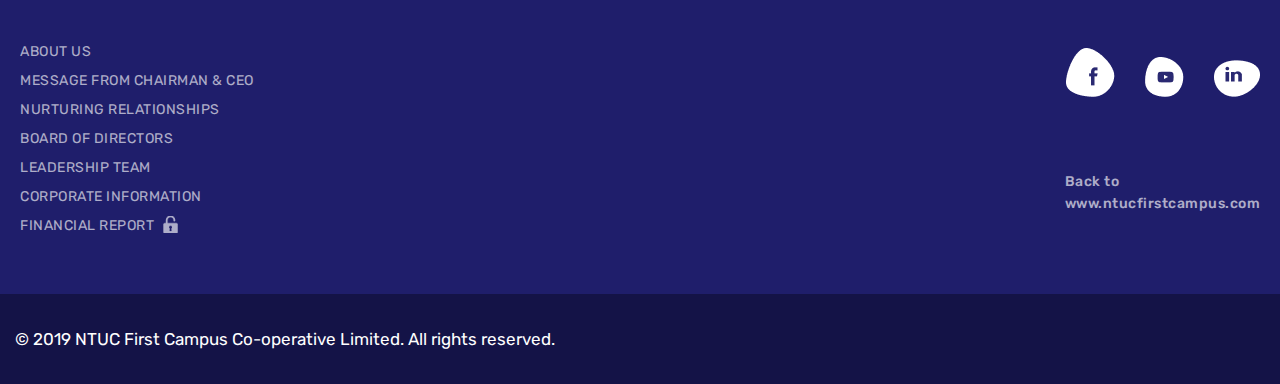
<file: leading-the-way.html>
<!DOCTYPE HTML>
<html>
    <head>
        <meta charset="utf-8" />
        
        <title>Leading The Way</title>
        
        <meta name="description" content="" />
        <meta name="keywords" content="" />
        <meta name="author" content="" />
        
       	<meta name="viewport" content="width=device-width, initial-scale=1, maximum-scale=1" />
		<meta name="theme-color" content="#" />
		<meta name="yandex-tableau-widget" content="logo=, color=#" />
		
		<meta property="og:title" content="" />
		<meta property="og:site_name" content="" />
		<meta property="og:url" content="" />
		<meta property="og:description" content="" />
		<meta property="og:image" content="" />
        
        <link rel="stylesheet" type="text/css" href="css/style.css" />
        
    	<link rel="shortcut icon" type="image/x-icon" href="" />
		<script src="https://platform-api.sharethis.com/js/sharethis.js#property=5ca60a96fb6af900122ed468&product=sticky-share-buttons"></script>
		<style>div#st-2 { display: none; } #st-2 > .st-toggle:last-of-type { border: 1px solid red; bottom: 200vh!important; }</style>
    </head>
    <body>
    	<header class="">
			<div class="container">
				<a class="header-logo" href="index.html" title="">
					<img class="hover-trans-05" src="images/logo.png" alt="" title="" />
				</a>
				<div class="header-text table-block">
					<p>Annual Report <strong>2018</strong></p>
				</div>
				<div class="header-bob-menu-bt-block table-block">
					<div>
						<button id="header-bob-menu-bt" class="def-bt"></button>
					</div>
				</div>
			</div>
			<div class="header-bottom-border"></div>
			<div id="header-menu-block">
				<div class="container">
					<div class="header-menu-img-title">
						<p class="caveatB">Nurturing <br />&nbsp;Relationships</p>
					</div>
				
					<nav class="header-navigation">
						<ul>
							<li class="in">
								<a class="hover-trans-05" href="about.html" title="">About Us</a>
								<ul>
									<li>
										<a class="hover-trans-05" href="about.html#vis-mis-val" title="">Our Vision, Mission &amp; Values</a>
									</li>
									<li>
										<a class="hover-trans-05" href="about.html#bus-units" title="">Our Business Units</a>
									</li>
								</ul>
							</li>
							<li>
								<a class="hover-trans-05" href="message.html" title="">Message from Chairman &amp; CEO</a>
							</li>
							<li class="in">
								<a>Nurturing Relationships</a>
								<ul>
									<li>
										<a class="hover-trans-05" href="partnering-familes.html" title="">Partnering Families</a>
									</li>
									<li>
										<a class="hover-trans-05" href="growing-together.html" title="">Growing Together</a>
									</li>
									<li>
										<a class="hover-trans-05" href="touching.html" title="">Touching More Lives</a>
									</li>
									<li>
										<a class="hover-trans-05" href="touching.html#raise_bar" title="">Raising The Bar</a>
									</li>
									<li>
										<a class="hover-trans-05" href="leading-the-way.html" title="">Leading The Way</a>
									</li>
								</ul>
							</li>
						</ul>
					</nav>
					
					<nav class="header-navigation">
						<ul>
							<li>
								<a class="hover-trans-05" href="board-of-directors.html" title="">Board of Directors</a>
							</li>
							<li>
								<a class="hover-trans-05" href="leadership.html" title="">Leadership Team</a>
							</li>
							<li>
								<a class="hover-trans-05" href="corporate-information.html" title="">Corporate Information</a>
							</li>
							<li>
								<a class="hover-trans-05" href="login.php" title="">Financial Report <span class="bg pg-menu-link-img"></span></a>
							</li>
						</ul>
					</nav>
					
					<div class="clear"></div>
					<div class="header-coop">
						<p>© 2019 NTUC First Campus Co-operative Limited. All rights reserved.</p>
						<p>
							
							
						</p>
					</div>
					<div class="header-social">
						<a class="hover-trans-05" href="https://www.facebook.com/ntucfirstcampus/" target="_blank" title="">
							<img src="images/social/f.png" alt="" title="" />
						</a>
						<a class="hover-trans-05" href="https://www.youtube.com/user/ntucfirstcampus" target="_blank" title="">
							<img src="images/social/y.png" alt="" title="" />
						</a>
						<a class="hover-trans-05" href="https://www.linkedin.com/company/ntuc-first-campus" target="_blank" title="">
							<img src="images/social/i.png" alt="" title="" />
						</a>
					</div>
				</div>
			</div>
		</header>
		
		<div class="top-block bg">
			<div class="morph-wrap morph-wrap2">
				<img src="images/nfc.png" alt="" title="" style="width: 70%;" />
			</div>
			<div class="container table-block">
				<div class="top-content">
					<h1 class="caveatB">Leading The Way</h1>
					<p>NFC prides itself as a pioneer and change agent that is responsive to industry changes and ready to seize emerging opportunities. By pushing boundaries and venturing into new grounds, we will gain from new exposure and insights to strengthen our position as a leading practice and thought leader in the ECCE sector.</p>
				</div>
			</div>
			<button class="def-bt share-link"></button>
			<a href="#link" class="def-bt top-block-bt orange-ar bg hover-trans-05 nav-link"></a>
		</div>
		
		<div id="link" class="image-bg-block bg" style="background-image: url( 'images/page-2/page-5-img-top-bg.jpg' ); background-attachment: scroll;">
			<img src="images/page-2/page-5-img-top.png" style="margin-bottom: 0;" alt="" title="" />
		</div>
		
		<div class="content-2-block">
			<div class="container">
				<h2>Awards</h2>
				
				<p>In 2018, NFC staff won a multitude of awards at the national level:</p>
				<img class="big-img" src="images/page-2/page-5-big-img.jpg" alt="" title="" />
				
				<h2>Research study to evaluate NFC’s Child Support Model</h2>
				
				<p>NTUC First Campus and the National Institute of Education, Singapore (NIE) embarked on a 3-year joint research study on NFC’s holistic Child Support Model for pre-school children from low-income families. Comprising of a team of NFC and NIE researchers, the study aims to derive findings that would address issues on inequality and social mobility in Singapore.</p>
				<img class="small-img" src="images/page-2/page-5-img-1.jpg" alt="" title="" />
				
				<p>This is the first-of-its-kind social research study initiated by a pre-school operator in Singapore, in partnership with Singapore’s national teacher education institute. The three-year study will collect quantitative and qualitative data from selected NFC pre-school cohorts from 2019 to 2021. The research team will also include the children’s parents, teachers, principals and Child Support Professionals as active participants in the study.</p>
				
				<p>The study will evaluate before-and-after outcomes of how these children and their families’ situation have changed through the assistance and support services they receive from the Child Support Model. The research findings will give NFC informed insights to propose new policies or changes to existing ones, as part of its regular advocacy efforts with the government.</p>
				
				<p>Find out more about the unique Child Support Model <a href="partnering-familes.html#link" title="" class="orange-text">here</a>.</p>
				
				<h2 class="mar-top-60">Easing procurement</h2>
				<p>In 2018, NFC developed EASI Procure, a cloud-based e-procurement software platform that allows pre-school operators to order commonly-used items for their operations from an NFC-curated catalogue of approved vendors. Since EASI Procure went live in June 2018, 96 centres from 14 independent pre-school operators have signed up to use the platform.</p>
				
				<h2 class="orange-text mar-top-60">Awards &amp; Accolades</h2>
				<h2>Recognition of exemplary practices through Early Childhood Development Agency (ECDA) Award</h2>
				
				<p>NFC is committed to the holistic development of children through exemplary practices in curriculum, pedagogy, and innovation. In 2018, NFC was presented with 10 out of 18 awards at the ECDA Awards. The winners were selected from over 300 nominations from pre-schools all over Singapore. In addition, six MFS pre-schools received the SPARK Commendation certification, out of a total of nine pre-schools nation-wide. Another 11 MFS and two LSH pre-schools also received their SPARK Certification.</p>
				<img class="small-img" src="images/page-2/page-5-img-2.jpg" alt="" title="" />
				
				<h2 class="mar-top-60">NFC’s ECDA Awards Winners 2018</h2>
				
				<div class="col-container">
					<div>
						<div class="col-content">
							<p><strong>Outstanding Early Childhood <br />Teacher Award</strong></p>
							<p>Ms Tay Shu Ling Eunice <br />Deputy Centre Lead <br />My First Skool at Blk 803 Tampines</p>
						</div>
						<div class="col-content">
							<p><br class="m-block" /><strong>Outstanding Early Childhood Educarer Award</strong></p>
							<p>Ms Aishah Bte Sirajuddin <br />English Teacher <br />The Caterpillar’s Cove Child Development and Study Centre @ Jurong East</p>
						</div>
					</div>
					
					<div>
						<div class="col-content">
							<p><strong>Promising Early Childhood Leader Award</strong></p>
							<p>Ms Chew Poh Ching Phyllicia <br />Principal <br />My First Skool at 229 Ang Mo Kio</p>
						</div>
						<div class="col-content">
							<p><br class="m-block" /><strong>Promising Early Childhood <br />Teacher Award</strong></p>
							<p>Ms Yuannita Tovanna <br />Lead Teacher <br />My First Skool at Blk 166 Punggol Central</p>
						</div>
					</div>
					
					<p><strong>Promising Early Childhood Educarer Award</strong></p>
					
					<div>
						<div class="col-content">
							<p>Ms Lai Mei Sum <br />Lead Teacher <br />My First Skool at Blk 219 Serangoon</p>
						</div>
						<div class="col-content">
							<p>Ms Raihana Binte Suhaimi <br />Lead Teacher <br />My First Skool at Blk 312C Sumang Link</p>
						</div>
						<div class="col-content">
							<p>Ms Nur Erdina Bte Rahmat <br />English Teacher <br />The Little Skool-House At-Kent-Vale</p>
						</div>
					</div>
					
					<p><strong>Early Childhood Innovation Award (Commendation)</strong></p>
					
					<div>
						<div class="col-content">
							<p>My First Skool at Blk 18A Holland Drive <br />Project: Project Social Good Made Easy</p>
						</div>
						<div class="col-content">
							<p>My First Skool at Blk 212 Choa Chu Kang <br />Project: How can we ease the primary school transition for K2 children?</p>
						</div>
						<div class="col-content">
							<p>My First Skool at Blk 518 Jurong West <br />Project: How can we facilitate purposeful play for children at the Dramatic Learning Centre?</p>
						</div>
					</div>
					
				</div>
				
				<h2 class="mar-top-60">Singapore Pre-school Chinese Language Storytelling Aids Competition </h2>
				<p>NTUC First Campus’ My First Skool’s Chinese Language teachers clinched four out of a total of six awards at the Singapore Pre-school Chinese Language Storytelling Aids Competition 2018.The awards recognise pre-school teachers that use creative teaching aids to teach the Chinese Language. The competition participants were judged based on how they used the teaching aids to tell stories creatively and effectively to their pre-schoolers.</p>
				<p>Organised by the Committee to Promote Chinese Language Learning (CPCLL), the competition was one of the highlights of the Seminar for Pre-school Chinese Language Teachers 2018, an event supported by the Early Childhood Development Agency (ECDA).</p>
				<img src="images/page-2/page-5-img-3.jpg" alt="" title="" class="margin-b-35"/>
				<div class="col-container margin-b-35">
					<div class="" style="margin-bottom: 0;">
						<div class="col-content for-col">
							
							<p><strong>Runner-up Award</strong></p>
							<p>作品:《小蝌蚪找妈妈》 <br />
教师姓名: 倪学静 <br />
中心: My First Skool at 51 Fernvale Link</p>
						</div>
						<div class="col-content for-col">
						  <p><strong>2nd Runner-up Award</strong></p>
							<p>作品:《狮子拔牙》 <br />
教师姓名: 于佳丽、马晗笑、柯望 <br />
中心: My First Skool at Sembawang Shopping Centre</p>
						</div>
						
						<div class="col-content for-col">
							<p><strong>Commendation Award</strong></p>
							<p>作品: 《小兔乖乖》 <br />
教师姓名: 陈韵晴、田文娟 <br />
中心: My First Skool at Blk 676 Woodlands Drive 71</p>
						</div>
						<div class="col-content for-col">
							<p><strong>Commendation Award</strong></p>
							<p style="margin-bottom: 0;">作品:《蚂蚁与西瓜》 <br />
教师姓名: 许育宁<br />
中心: My First Skool at Blk 571 Ang Mo Kio Avenue 3</p>
						</div>
					</div>
				</div>
				
				
				<h2>Outstanding Pre-School Mother Tongue Language Teacher Award 2018 </h2>
				<p>Three NFC Chinese Language teachers won honours at the Pre-school Mother Tongue Language Teacher Awards 2018. </p>
				<p>The awards presentation was part of the Mother Tongue Languages Symposium 2018, which was co-organised by MOE and the various committees to promote the Mother Tongue languages.</p>
				<img class="small-img" src="images/page-2/page-5-img-4.jpg" alt="" title="" />
				<div class="col-container margin-b-80">
					<div>
						<div class="col-content" style="margin-right: 10%;">
							<p><strong>Outstanding Award</strong></p>
							<p>Li Fengjuan 李奉娟 <br />My First Skool at Blk 507A Wellington Circle <br /><br />Liu Ying 刘瑛  <br />My First Skool at Blk 111 Mcnair Road
</p>
						</div>
						<div class="col-content">
							<p><strong>Merit Award</strong></p>
							<p>Liu Yan 刘艳 <br />My First Skool at Blk 235 <br />Bukit Panjang Ring Road</p>
						</div>
					</div>
				</div>
				
			</div>
		</div>
		
		<footer>
			<div class="footer-top">
				<div class="container">
					<div class="left">
						<p>Back to <br /><a href="https://www.ntucfirstcampus.com" title="" target="_blank">www.ntucfirstcampus.com</a></p>
					</div>
					
<div class="right">
						<ul>
							<li>
								<a href="about.html" title="">ABOUT US</a>
							</li>
							<li>
								<a href="message.html" title="">MESSAGE FROM CHAIRMAN &amp; CEO</a>
							</li>
							<li>
								<a href="index.html" title="">NURTURING RELATIONSHIPS</a>
							</li>
							<li>
								<a href="board-of-directors.html" title="">BOARD OF DIRECTORS</a>
							</li>
							<li>
								<a href="leadership.html" title="">LEADERSHIP TEAM</a>
							</li>
							<li>
								<a href="corporate-information.html" title="">CORPORATE INFORMATION</a>
							</li>
							<li>
								<a href="login.php" title="">FINANCIAL REPORT <span class="close-img bg"></span></a>
							</li>
						</ul>
					</div>
					
					<div class="footer-social">
						<a class="hover-trans-05" href="https://www.facebook.com/ntucfirstcampus/" target="_blank" title="">
							<img src="images/social/f-w.png" alt="" title="" />
						</a>
						<a class="hover-trans-05" href="https://www.youtube.com/user/ntucfirstcampus" target="_blank" title="">
							<img src="images/social/y-w.png" alt="" title="" />
						</a>
						<a class="hover-trans-05" href="https://www.linkedin.com/company/ntuc-first-campus" target="_blank" title="">
							<img src="images/social/i-w.png" alt="" title="" />
						</a>
					</div>
				</div>
			</div>
			<div class="footer-bottom">
				<div class="container table-block">
					<div>
						<p class="left">© 2019 NTUC First Campus Co-operative Limited. All rights reserved.</p>
						<p class="right"></p>
					</div>
				</div>
			</div>
		</footer>
		<script type="text/javascript" src="js/main-script.js"></script>
		
		<script type="text/javascript" src="js/imagesloaded.pkgd.min.js"></script>
		<script type="text/javascript" src="js/anime.min.js"></script>
		<script type="text/javascript" src="js/scrollMonitor.js"></script>
    </body>
</html>
</file>
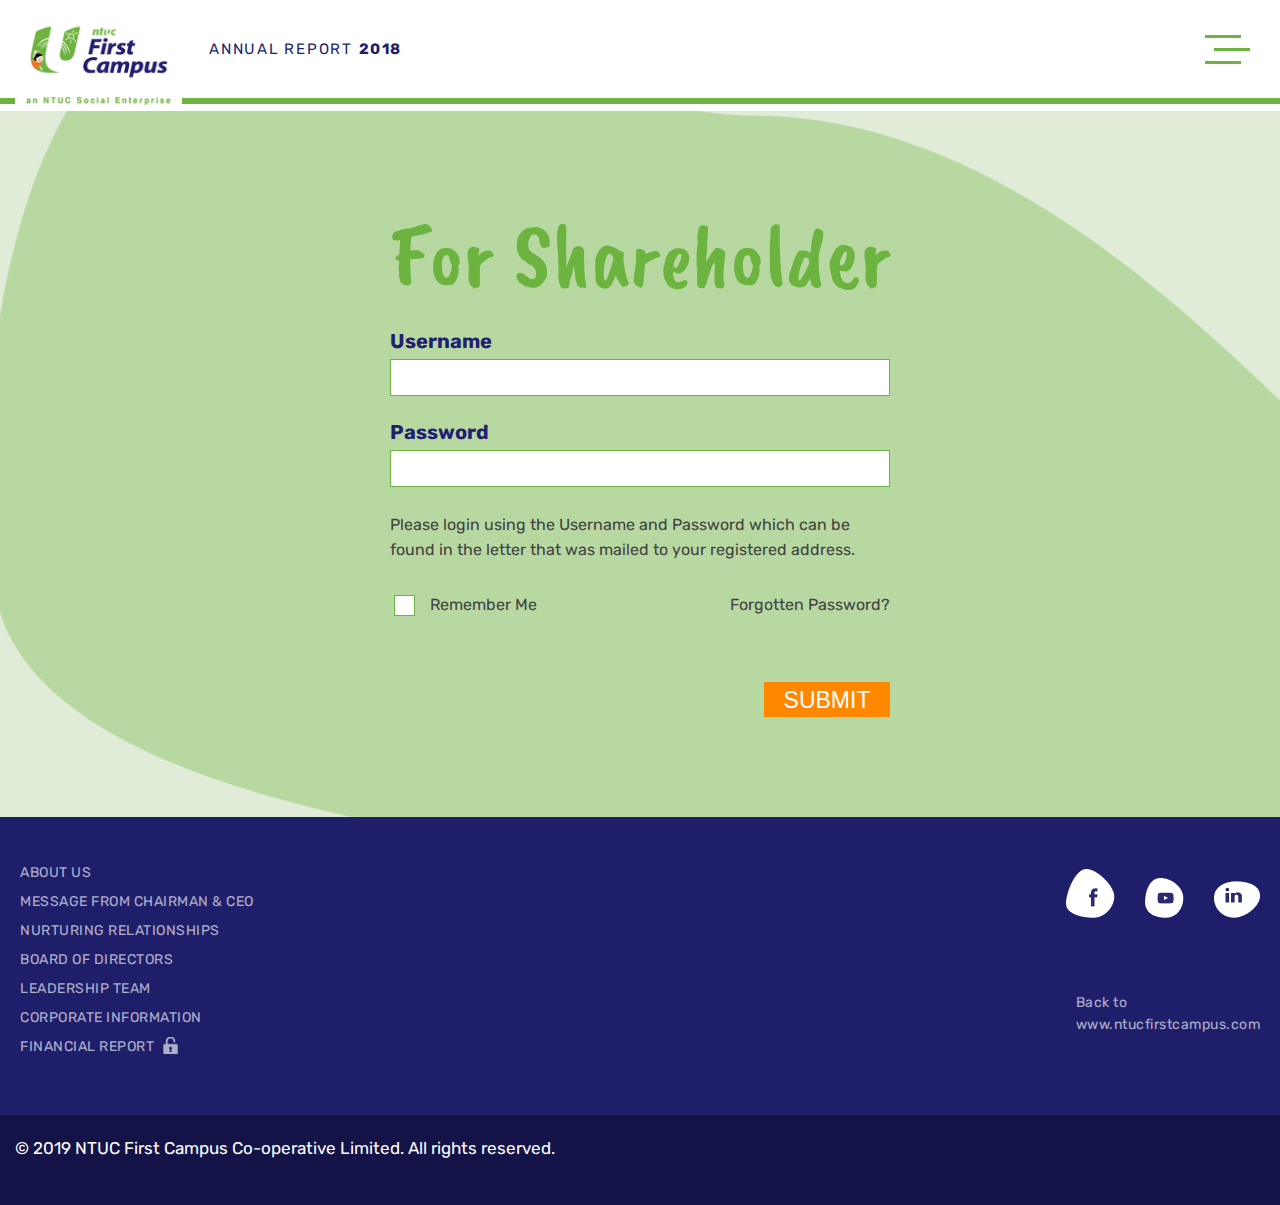
<file: login.html>
<!DOCTYPE HTML>
<html>
    <head>
        <meta charset="utf-8" />
        
        <title>login</title>
        
        <meta name="description" content="" />
        <meta name="keywords" content="" />
        <meta name="author" content="" />
        
       	<meta name="viewport" content="width=device-width, initial-scale=1, maximum-scale=1" />
		<meta name="theme-color" content="#" />
		<meta name="yandex-tableau-widget" content="logo=, color=#" />
		
		<meta property="og:title" content="" />
		<meta property="og:site_name" content="" />
		<meta property="og:url" content="" />
		<meta property="og:description" content="" />
		<meta property="og:image" content="" />
        
        <link rel="stylesheet" type="text/css" href="css/style.css" />
        
    	<link rel="shortcut icon" type="image/x-icon" href="" />

    </head>
    <body id="top" style="background: #E0ECD7;">
    	<header class="">
			<div class="container">				<a class="header-logo" href="index.html" title="">
					<img class="hover-trans-05" src="images/logo.png" alt="" title="" />
				</a>
				<div class="header-text table-block">
					<p>Annual Report <strong>2018</strong></p>
				</div>
				<div class="header-bob-menu-bt-block table-block">
					<div>
						<button id="header-bob-menu-bt" class="def-bt"></button>
					</div>
				</div>
			</div>
			<div class="header-bottom-border"></div>
			<div id="header-menu-block">
				<div class="container">
					<div class="header-menu-img-title">
						<p class="caveatB">Nurturing <br />&nbsp;Relationships</p>
					</div>
				
					<nav class="header-navigation">
						<ul>
							<li class="in">
								<a class="hover-trans-05" href="about.html" title="">About Us</a>
								<ul>
									<li>
										<a class="hover-trans-05" href="about.html#vis-mis-val" title="">Our Vision, Mission &amp; Values</a>
									</li>
									<li>
										<a class="hover-trans-05" href="about.html#bus-units" title="">Our Business Units</a>
									</li>
								</ul>
							</li>
							<li>
								<a class="hover-trans-05" href="message.html" title="">Message from Chairman &amp; CEO</a>
							</li>
							<li class="in">
								<a>Nurturing Relationships</a>
								<ul>
									<li>
										<a class="hover-trans-05" href="partnering-familes.html" title="">Partnering Families</a>
									</li>
									<li>
										<a class="hover-trans-05" href="growing-together.html" title="">Growing Together</a>
									</li>
									<li>
										<a class="hover-trans-05" href="touching.html" title="">Touching More Lives</a>
									</li>
									<li>
										<a class="hover-trans-05" href="touching.html#raise_bar" title="">Raising The Bar</a>
									</li>
									<li>
										<a class="hover-trans-05" href="leading-the-way.html" title="">Leading The Way</a>
									</li>
								</ul>
							</li>
						</ul>
					</nav>
					
					<nav class="header-navigation">
						<ul>
							<li>
								<a class="hover-trans-05" href="board-of-directors.html" title="">Board of Directors</a>
							</li>
							<li>
								<a class="hover-trans-05" href="leadership.html" title="">Leadership Team</a>
							</li>
							<li>
								<a class="hover-trans-05" href="corporate-information.html" title="">Corporate Information</a>
							</li>
							<li>
								<a class="hover-trans-05" href="login.html" title="">Financial Report <span class="bg pg-menu-link-img"></span></a>
							</li>
						</ul>
					</nav>
					
					<div class="clear"></div>
					<div class="header-coop">
						<p>© 2019 NTUC First Campus Co-operative Limited. All rights reserved.</p>
					</div>
					<div class="header-social">
						<a class="hover-trans-05" href="https://www.facebook.com/ntucfirstcampus/" target="_blank" title="">
							<img src="images/social/f.png" alt="" title="" />
						</a>
						<a class="hover-trans-05" href="https://www.youtube.com/user/ntucfirstcampus" target="_blank" title="">
							<img src="images/social/y.png" alt="" title="" />
						</a>
						<a class="hover-trans-05" href="https://www.linkedin.com/company/ntuc-first-campus" target="_blank" title="">
							<img src="images/social/i.png" alt="" title="" />
						</a>
					</div>
				</div>
			</div>
		</header>
		
		<div class="content-2-block" style="background: fixed url( 'images/login.png' ) center no-repeat; background-size: cover;">
			<div class="container postlogin postlogin-3">
				
				<h2>For Shareholder</h2>
				<div class="form-block">
					<form>
						<p class="big-p">Username</p>
						<input type="text" name="" />
						<p class="big-p">Password</p>
						<input type="text" name="" />
						<p>Please login using the Username and Password which can be found in the letter that was mailed to your registered address.</p>
						<div class="left"><input type="checkbox" name="" /><p> Remember Me</p></div>
						<div class="right"><p><a href="#" title="">Forgotten Password?</a></p></div>
						<div class="clear margin-b-35"></div>
						<input class="hover-trans-05" type="submit" value="SUBMIT" />
					</form>
				</div>
				
		</div>
		
		<footer>
			<div class="footer-top">
				<div class="container">
					<div class="left">
						<p>Back to <br /><a href="https://www.ntucfirstcampus.com" title="" target="_blank">www.ntucfirstcampus.com</a></p>
					</div>
					
<div class="right">
						<ul>
							<li>
								<a href="about.html" title="">ABOUT US</a>
							</li>
							<li>
								<a href="message.html" title="">MESSAGE FROM CHAIRMAN &amp; CEO</a>
							</li>
							<li>
								<a href="index.html" title="">NURTURING RELATIONSHIPS</a>
							</li>
							<li>
								<a href="board-of-directors.html" title="">BOARD OF DIRECTORS</a>
							</li>
							<li>
								<a href="leadership.html" title="">LEADERSHIP TEAM</a>
							</li>
							<li>
								<a href="corporate-information.html" title="">CORPORATE INFORMATION</a>
							</li>
							<li>
								<a href="login.html" title="">FINANCIAL REPORT <span class="close-img bg"></span></a>
							</li>
						</ul>
					</div>
					
					<div class="footer-social">
						<a class="hover-trans-05" href="https://www.facebook.com/ntucfirstcampus/" target="_blank" title="">
							<img src="images/social/f-w.png" alt="" title="" />
						</a>
						<a class="hover-trans-05" href="https://www.youtube.com/user/ntucfirstcampus" target="_blank" title="">
							<img src="images/social/y-w.png" alt="" title="" />
						</a>
						<a class="hover-trans-05" href="https://www.linkedin.com/company/ntuc-first-campus" target="_blank" title="">
							<img src="images/social/i-w.png" alt="" title="" />
						</a>
					</div>
				</div>
			</div>
			<div class="footer-bottom">
				<div class="container table-block">
					<div>
						<p class="left">© 2019 NTUC First Campus Co-operative Limited. All rights reserved.</p>
						<p class="right"></p>
					</div>
				</div>
			</div>
		</footer>
		<style>.green-bg p { text-align: left!important; }</style>
		<script type="text/javascript" src="js/main-script.js"></script>
		
		<script type="text/javascript" src="js/imagesloaded.pkgd.min.js"></script>
		<script type="text/javascript" src="js/anime.min.js"></script>
		<script type="text/javascript" src="js/scrollMonitor.js"></script>
		<script type="text/javascript" src="js/animate-script-3.js"></script>
    </body>
</html>
</file>
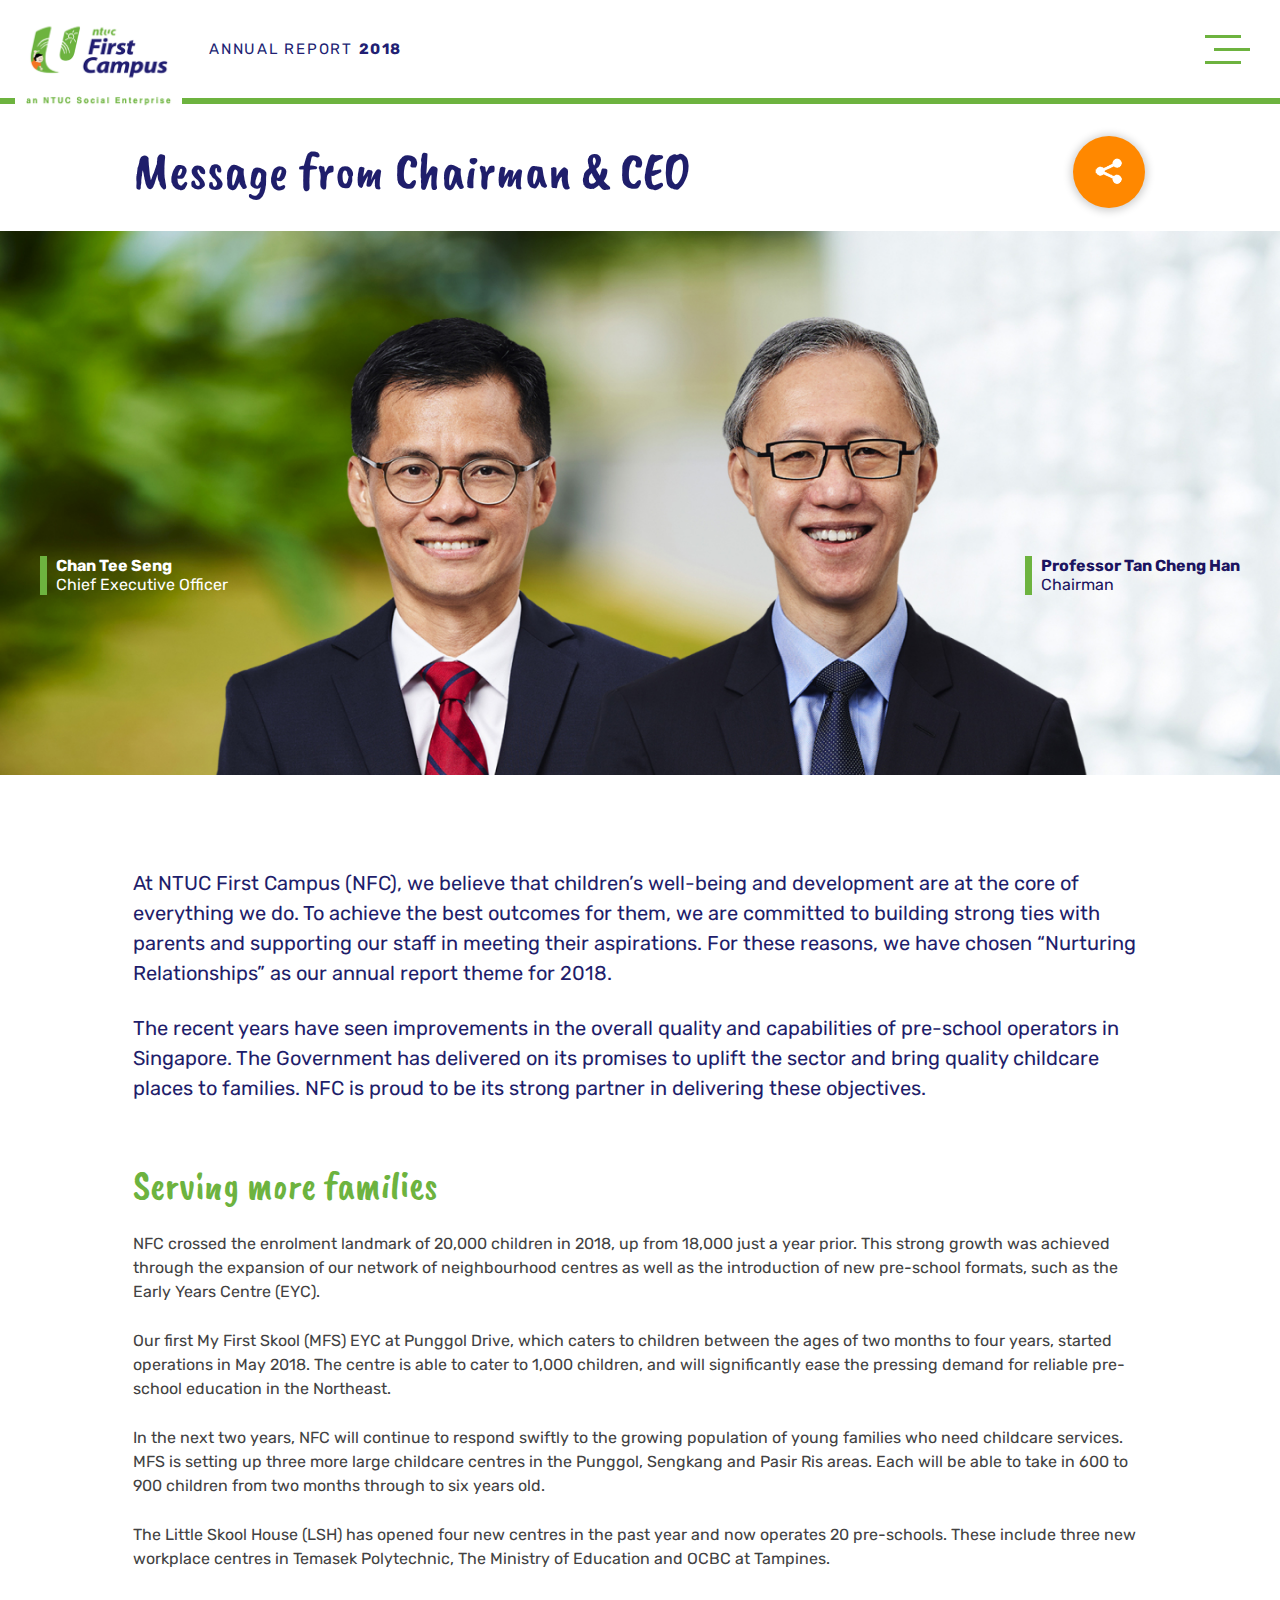
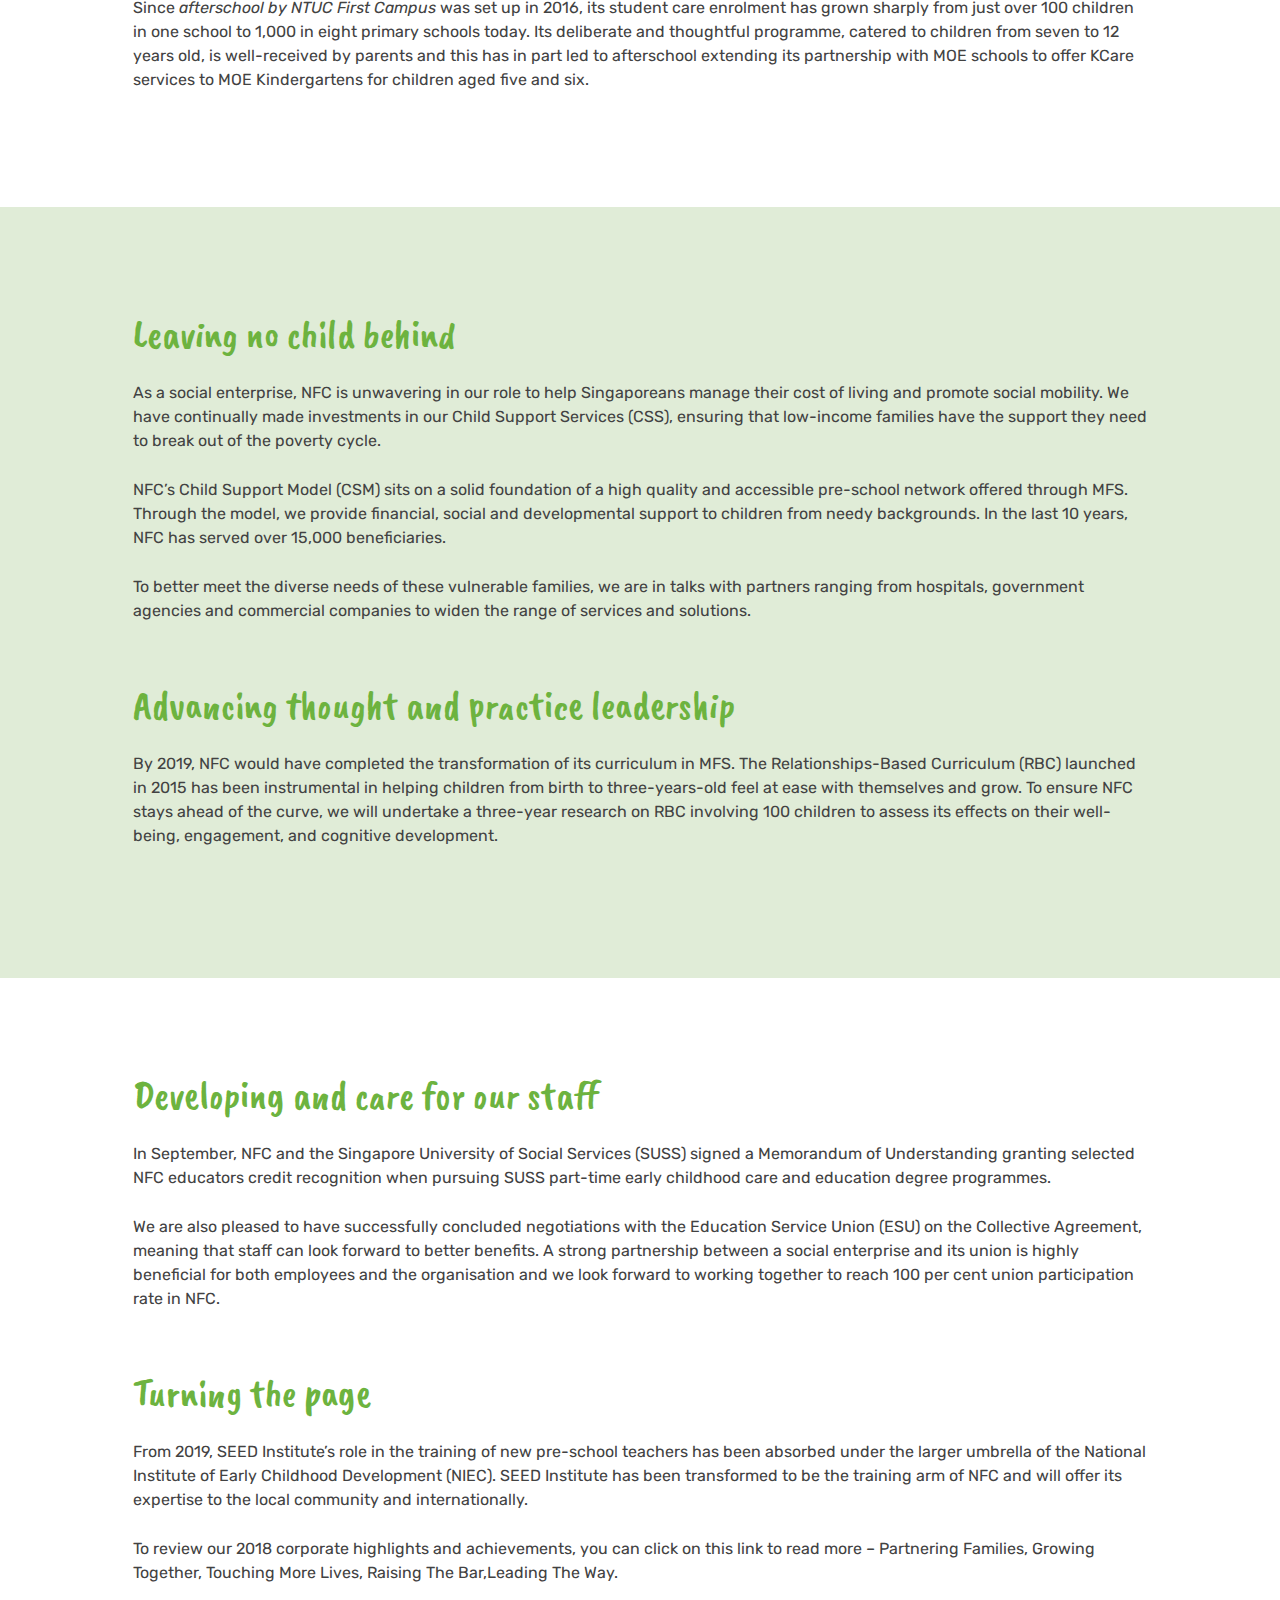
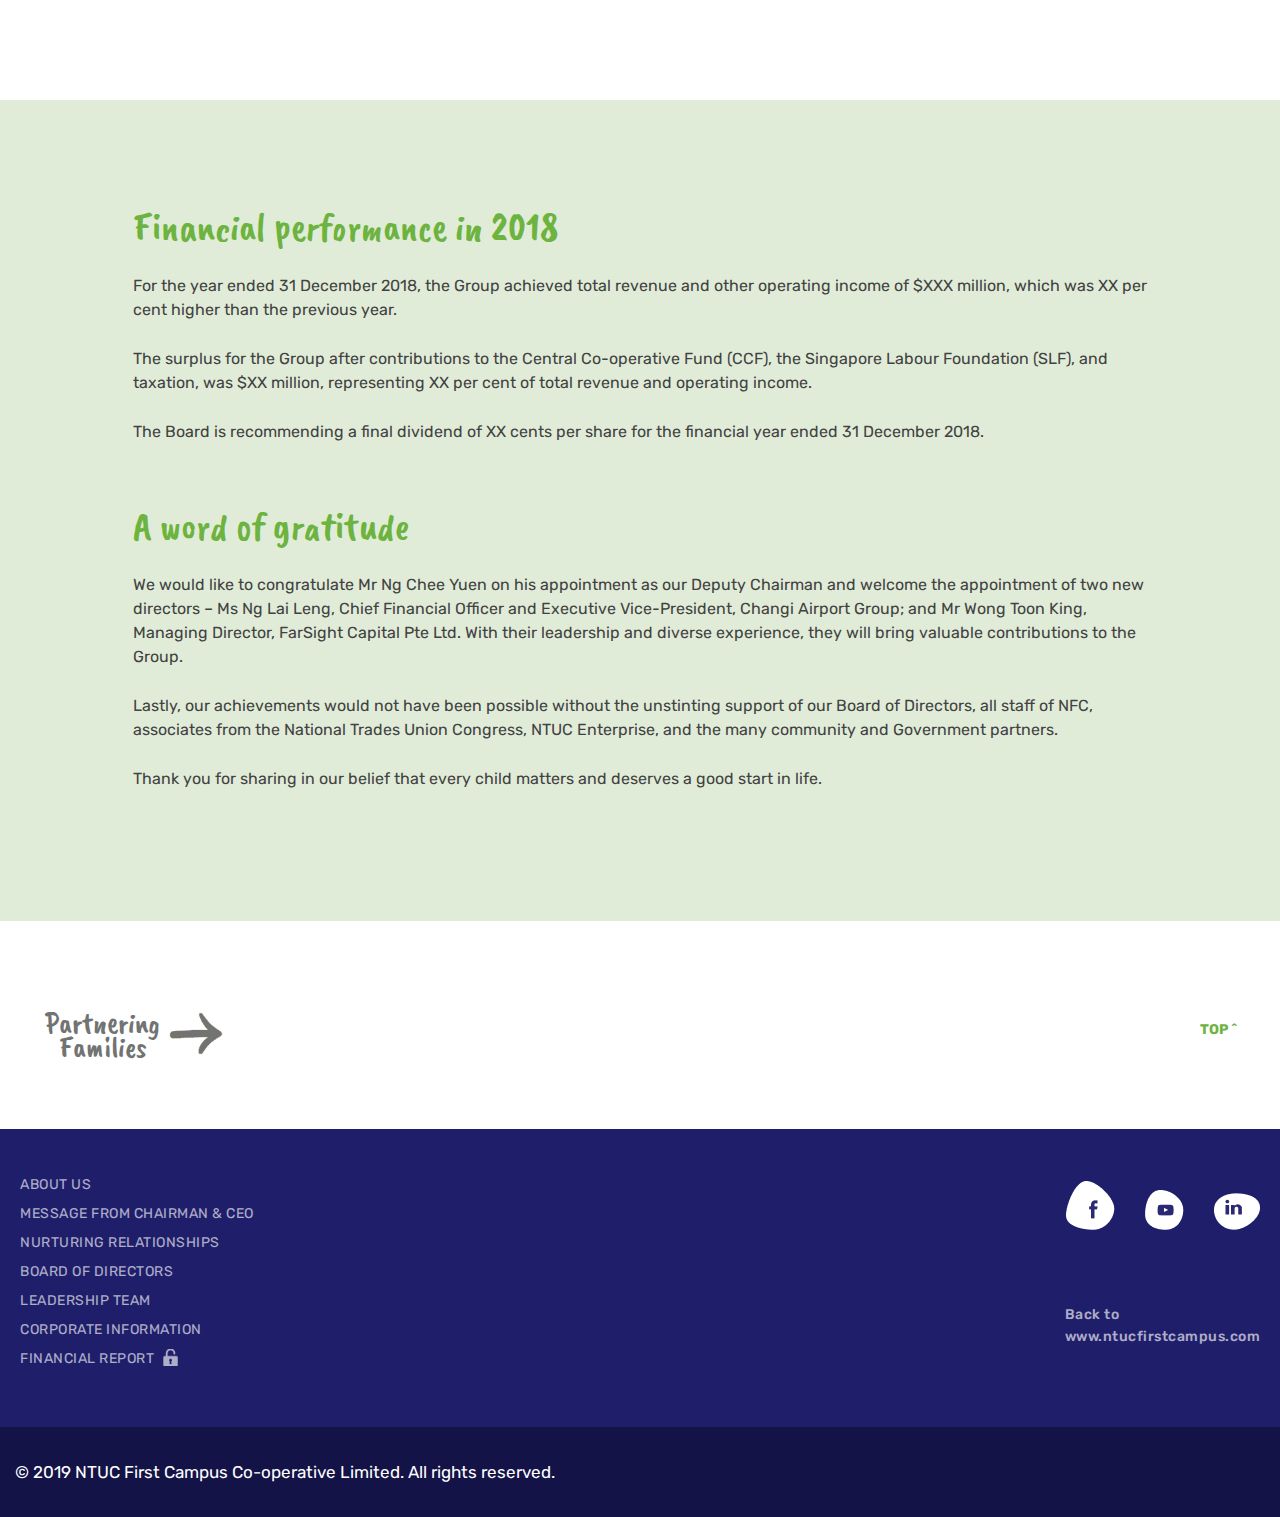
<file: message.html>
<!DOCTYPE HTML>
<html>
    <head>
        <meta charset="utf-8" />
        
        <title>Message from Chairman & CEO</title>
        
        <meta name="description" content="" />
        <meta name="keywords" content="" />
        <meta name="author" content="" />
        
       	<meta name="viewport" content="width=device-width, initial-scale=1, maximum-scale=1" />
		<meta name="theme-color" content="#" />
		<meta name="yandex-tableau-widget" content="logo=, color=#" />
		
		<meta property="og:title" content="" />
		<meta property="og:site_name" content="" />
		<meta property="og:url" content="" />
		<meta property="og:description" content="" />
		<meta property="og:image" content="" />
        
        <link rel="stylesheet" type="text/css" href="css/style.css" />
        
    	<link rel="shortcut icon" type="image/x-icon" href="" />
		<script src="https://platform-api.sharethis.com/js/sharethis.js#property=5ca60a96fb6af900122ed468&product=sticky-share-buttons"></script>
		<style>div#st-2 { display: none; } #st-2 > .st-toggle:last-of-type { border: 1px solid red; bottom: 200vh!important; }</style>
    </head>
    <body>
    	<header class="">
			<div class="container">
				<a class="header-logo" href="#" title="">
					<img class="hover-trans-05" src="images/logo.png" alt="" title="" />
				</a>
				<div class="header-text table-block">
					<p>Annual Report <strong>2018</strong></p>
				</div>
				<div class="header-bob-menu-bt-block table-block">
					<div>
						<button id="header-bob-menu-bt" class="def-bt"></button>
					</div>
				</div>
			</div>
			<div class="header-bottom-border"></div>
			<div id="header-menu-block">
				<div class="container">
					<div class="header-menu-img-title">
						<p class="caveatB">Nurturing <br />&nbsp;Relationships</p>
					</div>
				
					<nav class="header-navigation">
						<ul>
							<li class="in">
								<a class="hover-trans-05" href="about.html" title="">About Us</a>
								<ul>
									<li>
										<a class="hover-trans-05" href="about.html#vis-mis-val" title="">Our Vision, Mission &amp; Values</a>
									</li>
									<li>
										<a class="hover-trans-05" href="about.html#bus-units" title="">Our Business Units</a>
									</li>
								</ul>
							</li>
							<li>
								<a class="hover-trans-05" href="message.html" title="">Message from Chairman &amp; CEO</a>
							</li>
							<li class="in">
								<ul>
									<li>
										<a class="hover-trans-05" href="partnering-familes.html" title="">Partnering Families</a>
									</li>
									<li>
										<a class="hover-trans-05" href="growing-together.html" title="">Growing Together</a>
									</li>
									<li>
										<a class="hover-trans-05" href="touching.html" title="">Touching More Lives</a>
									</li>
									<li>
										<a class="hover-trans-05" href="touching.html#raise_bar" title="">Raising The Bar</a>
									</li>
									<li>
										<a class="hover-trans-05" href="leading-the-way.html" title="">Leading The Way</a>
									</li>
								</ul>
							</li>
						</ul>
					</nav>
					
					<nav class="header-navigation">
						<ul>
							<li>
								<a class="hover-trans-05" href="board-of-directors.html" title="">Board of Directors</a>
							</li>
							<li>
								<a class="hover-trans-05" href="leadership.html" title="">Leadership Team</a>
							</li>
							<li>
								<a class="hover-trans-05" href="corporate-information.html" title="">Corporate Information</a>
							</li>
							<li>
								<a class="hover-trans-05" href="login.php" title="">Financial Report <span class="bg pg-menu-link-img"></span></a>
							</li>
						</ul>
					</nav>
					
					<div class="clear"></div>
					<div class="header-coop">
						<p>© 2019 NTUC First Campus Co-operative Limited. All rights reserved.</p>
					</div>
					<div class="header-social">
						<a class="hover-trans-05" href="https://www.facebook.com/ntucfirstcampus/" target="_blank" title="">
							<img src="images/social/f.png" alt="" title="" />
						</a>
						<a class="hover-trans-05" href="https://www.youtube.com/user/ntucfirstcampus" target="_blank" title="">
							<img src="images/social/y.png" alt="" title="" />
						</a>
						<a class="hover-trans-05" href="https://www.linkedin.com/company/ntuc-first-campus" target="_blank" title="">
							<img src="images/social/i.png" alt="" title="" />
						</a>
					</div>
				</div>
			</div>
		</header>
		
		<div class="top-block top-block-2 top-block-3">
			<div class="container table-block">
				<div class="top-content">
					<h1 class="caveatB">Message from Chairman &amp; CEO</h1>
				</div>
			</div>
			<button class="def-bt share-link"></button>
		</div>
		
		<div class="top-image-block-2">
			<img class="not-parallax" src="images/page-2/joint-message-top-image.jpg" alt="" title="" />
			<div class="l-text">
				<p><strong>Chan Tee Seng</strong></p>
				<p>Chief Executive Officer</p>
			</div>
			<div class="r-text">
				<p><strong>Professor Tan Cheng Han</strong></p>
				<p>Chairman</p>
			</div>
		</div>
		
		<div class="content-2-block">
			<div class="container">
				
				<p class="blue-colore">At NTUC First Campus (NFC), we believe that children’s well-being and development are at the core of everything we do. To achieve the best outcomes for them, we are committed to building strong ties with parents and supporting our staff in meeting their aspirations. For these reasons, we have chosen “Nurturing Relationships” as our annual report theme for 2018.</p>
				
				<p class="blue-colore">The recent years have seen improvements in the overall quality and capabilities of pre-school operators in Singapore. The Government has delivered on its promises to uplift the sector and bring quality childcare places to families. NFC is proud to be its strong partner in delivering these objectives. </p>
				
				<h2 class="mar-top-60">Serving more families</h2>
				<p>NFC crossed the enrolment landmark of 20,000 children in 2018, up from 18,000 just a year prior. This strong growth was achieved through the expansion of our network of neighbourhood centres as well as the introduction of new pre-school formats, such as the Early Years Centre (EYC).</p>
				<p>Our first My First Skool (MFS) EYC at Punggol Drive, which caters to children between the ages of two months to four years, started operations in May 2018. The centre is able to cater to 1,000 children, and will significantly ease the pressing demand for reliable pre-school education in the Northeast.</p>
				<p>In the next two years, NFC will continue to respond swiftly to the growing population of young families who need childcare services. MFS is setting up three more large childcare centres in the Punggol, Sengkang and Pasir Ris areas. Each will be able to take in 600 to 900 children from two months through to six years old.</p>
				<p>The Little Skool House (LSH) has opened four new centres in the past year and now operates 20 pre-schools. These include three new workplace centres in Temasek Polytechnic, The Ministry of Education and OCBC at Tampines.</p>
				<p>Since <em>afterschool by NTUC First Campus</em> was set up in 2016, its student care enrolment has grown sharply from just over 100 children in one school to 1,000 in eight primary schools today. Its deliberate and thoughtful programme, catered to children from seven to 12 years old, is well-received by parents and this has in part led to afterschool extending its partnership with MOE schools to offer KCare services to MOE Kindergartens for children aged five and six.</p>
				
				
			</div>
			<div class="green-bg">
				<div class="container">
					<h2>Leaving no child behind</h2>
					<p>As a social enterprise, NFC is unwavering in our role to help Singaporeans manage their cost of living and promote social mobility. We have continually made investments in our Child Support Services (CSS), ensuring that low-income families have the support they need to break out of the poverty cycle.</p>
					<p>NFC’s Child Support Model (CSM) sits on a solid foundation of a high quality and accessible pre-school network offered through MFS. Through the model, we provide financial, social and developmental support to children from needy backgrounds. In the last 10 years, NFC has served over 15,000 beneficiaries.</p>
					<p>To better meet the diverse needs of these vulnerable families, we are in talks with partners ranging from hospitals, government agencies and commercial companies to widen the range of services and solutions. </p>
					<h2 class="mar-top-60">Advancing thought and practice leadership</h2>
					<p>By 2019, NFC would have completed the transformation of its curriculum in MFS. The Relationships-Based Curriculum (RBC) launched in 2015 has been instrumental in helping children from birth to three-years-old feel at ease with themselves and grow. To ensure NFC stays ahead of the curve, we will undertake a three-year research on RBC involving 100 children to assess its effects on their well-being, engagement, and cognitive development. </p>
				</div>
			</div>
		</div>
		
		<div class="content-2-block">
			<div class="container">
				<h2>Developing and care for our staff </h2>
				<p>In September, NFC and the Singapore University of Social Services (SUSS) signed a Memorandum of Understanding granting selected NFC educators credit recognition when pursuing SUSS part-time early childhood care and education degree programmes.   </p>
				<p>We are also pleased to have successfully concluded negotiations with the Education Service Union (ESU) on the Collective Agreement, meaning that staff can look forward to better benefits. A strong partnership between a social enterprise and its union is highly beneficial for both employees and the organisation and we look forward to working together to reach 100 per cent union participation rate in NFC.</p>
				
				<h2 class="mar-top-60">Turning the page</h2>
				<p>From 2019, SEED Institute’s role in the training of new pre-school teachers has been absorbed under the larger umbrella of the National Institute of Early Childhood Development (NIEC). SEED Institute has been transformed to be the training arm of NFC and will offer its expertise to the local community and internationally.</p>
				<p>To review our 2018 corporate highlights and achievements, you can click on this link to read more – <a href="partnering-familes.html">Partnering Families</a>, <a href="growing-together.html">Growing Together</a>, <a href="touching.html">Touching More Lives</a>, <a href="touching.html#raise_bar">Raising The Bar</a>,<a href="leading-the-way.html">Leading The Way</a>.</p>
			</div>
			<div class="green-bg">
				<div class="container">
					<h2>Financial performance in 2018</h2>
					<p>For the year ended 31 December 2018, the Group achieved total revenue and other operating income of $XXX million, which was XX per cent higher than the previous year. </p>
					<p>The surplus for the Group after contributions to the Central Co-operative Fund (CCF), the Singapore Labour Foundation (SLF), and taxation, was $XX million, representing XX per cent of total revenue and operating income.</p>
					<p>The Board is recommending a final dividend of XX cents per share for the financial year ended 31 December 2018.</p>
					
					<h2 class="mar-top-60">A word of gratitude</h2>
					<p>We would like to congratulate Mr Ng Chee Yuen on his appointment as our Deputy Chairman and welcome the appointment of two new directors – Ms Ng Lai Leng, Chief Financial Officer and Executive Vice-President, Changi Airport Group; and Mr Wong Toon King, Managing Director, FarSight Capital Pte Ltd. With their leadership and diverse experience, they will bring valuable contributions to the Group. </p>
					<p>Lastly, our achievements would not have been possible without the unstinting support of our Board of Directors, all staff of NFC, associates from the National Trades Union Congress, NTUC Enterprise, and the many community and Government partners.  </p>
					<p>Thank you for sharing in our belief that every child matters and deserves a good start in life.</p>
				</div>
			</div>
		</div>
		
		<div class="page-bottom-menu page-bottom-menu-2">
			<div class="container">
				<a class="next-page caveatB hover-trans-05" href="partnering-familes.html" title="">Partnering <br />Families</a>
				<a class="top-link hover-trans-05" href="#top" title="">TOP ^</a>
			</div>
		</div>
		
		<footer>
			<div class="footer-top">
				<div class="container">
					<div class="left">
						<p>Back to <br /><a href="https://www.ntucfirstcampus.com" title="" target="_blank">www.ntucfirstcampus.com</a></p>
					</div>
					
<div class="right">
						<ul>
							<li>
								<a href="about.html" title="">ABOUT US</a>
							</li>
							<li>
								<a href="message.html" title="">MESSAGE FROM CHAIRMAN &amp; CEO</a>
							</li>
							<li>
								<a href="index.html" title="">NURTURING RELATIONSHIPS</a>
							</li>
							<li>
								<a href="board-of-directors.html" title="">BOARD OF DIRECTORS</a>
							</li>
							<li>
								<a href="leadership.html" title="">LEADERSHIP TEAM</a>
							</li>
							<li>
								<a href="corporate-information.html" title="">CORPORATE INFORMATION</a>
							</li>
							<li>
								<a href="login.php" title="">FINANCIAL REPORT <span class="close-img bg"></span></a>
							</li>
						</ul>
					</div>
					
					<div class="footer-social">
						<a class="hover-trans-05" href="https://www.facebook.com/ntucfirstcampus/" target="_blank" title="">
							<img src="images/social/f-w.png" alt="" title="" />
						</a>
						<a class="hover-trans-05" href="https://www.youtube.com/user/ntucfirstcampus" target="_blank" title="">
							<img src="images/social/y-w.png" alt="" title="" />
						</a>
						<a class="hover-trans-05" href="https://www.linkedin.com/company/ntuc-first-campus" target="_blank" title="">
							<img src="images/social/i-w.png" alt="" title="" />
						</a>
					</div>
				</div>
			</div>
			<div class="footer-bottom">
				<div class="container table-block">
					<div>
						<p class="left">© 2019 NTUC First Campus Co-operative Limited. All rights reserved.</p>
						<p class="right"></p>
					</div>
				</div>
			</div>
		</footer>
		<style>.green-bg p { text-align: left!important; }</style>
		<script type="text/javascript" src="js/main-script.js"></script>
		
		<script type="text/javascript" src="js/imagesloaded.pkgd.min.js"></script>
		<script type="text/javascript" src="js/anime.min.js"></script>
		<script type="text/javascript" src="js/scrollMonitor.js"></script>
		<script type="text/javascript" src="js/animate-script-3.js"></script>
    </body>
</html>
</file>
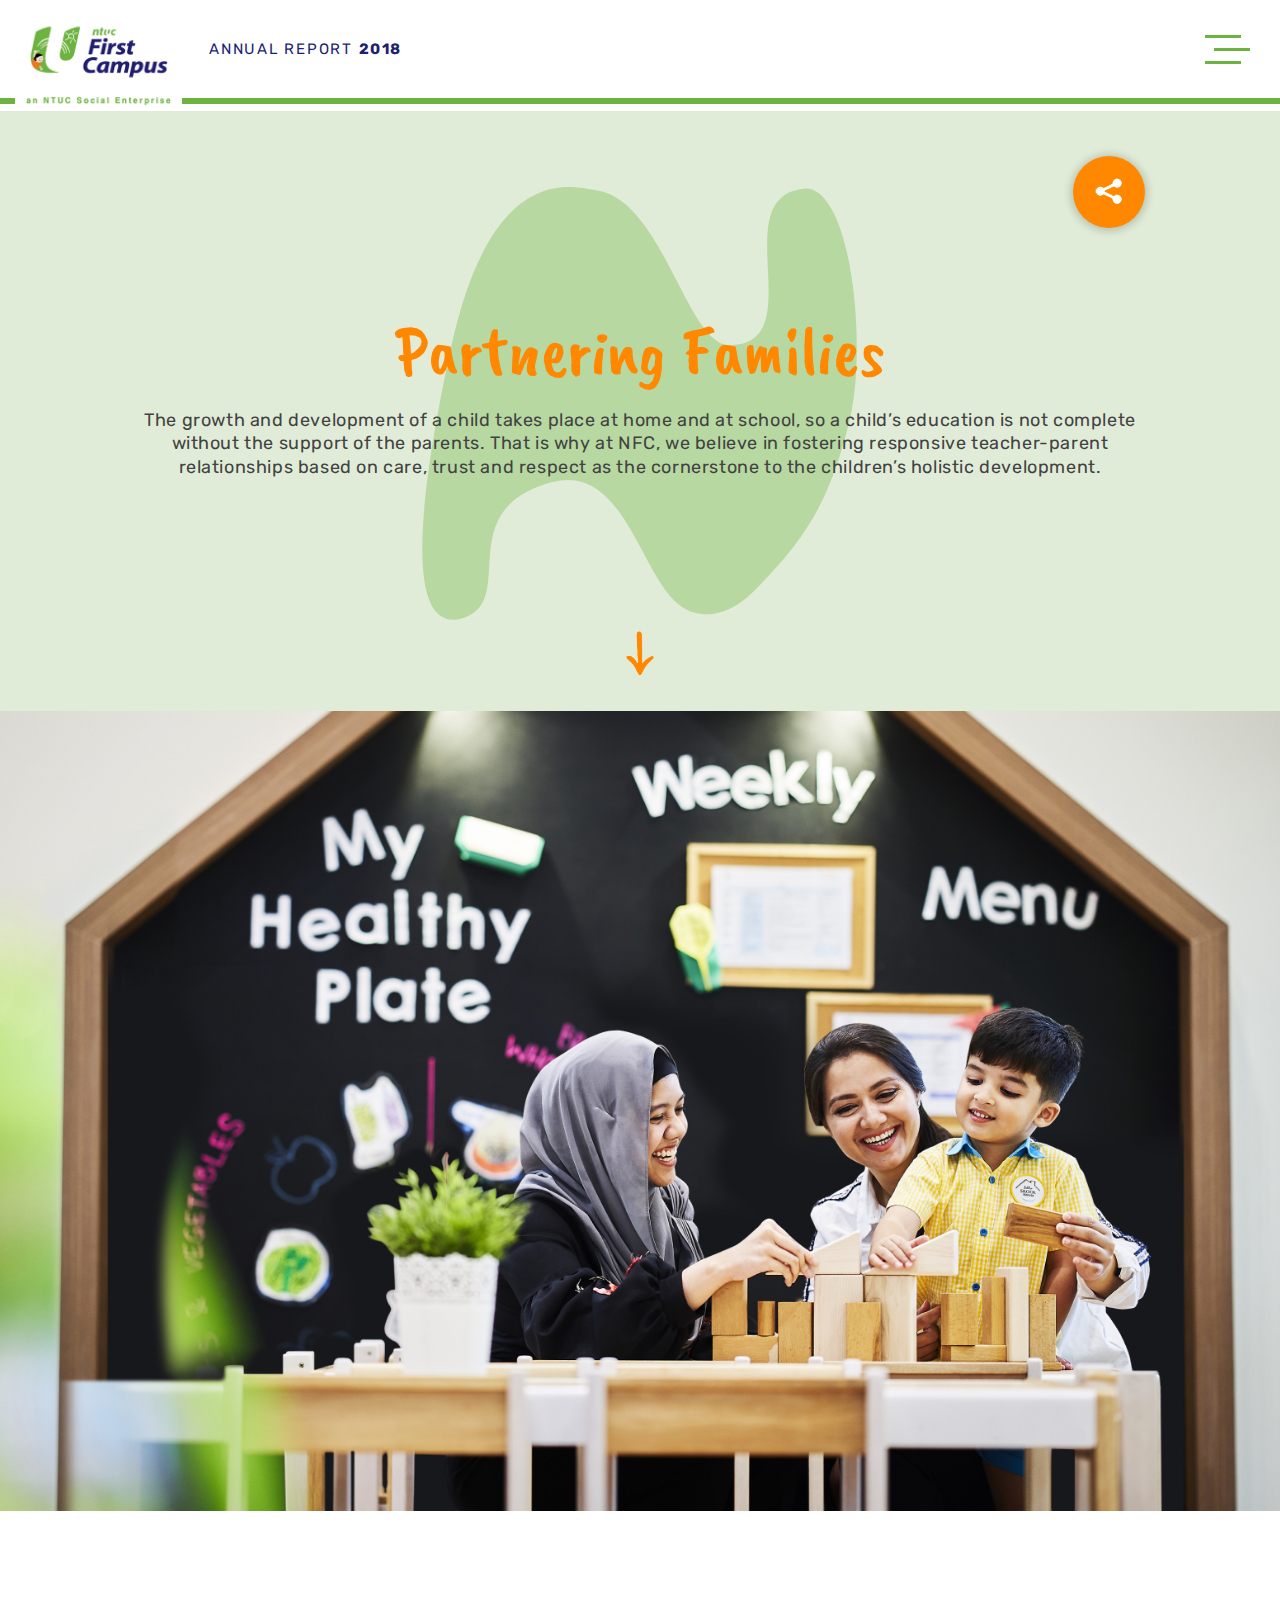
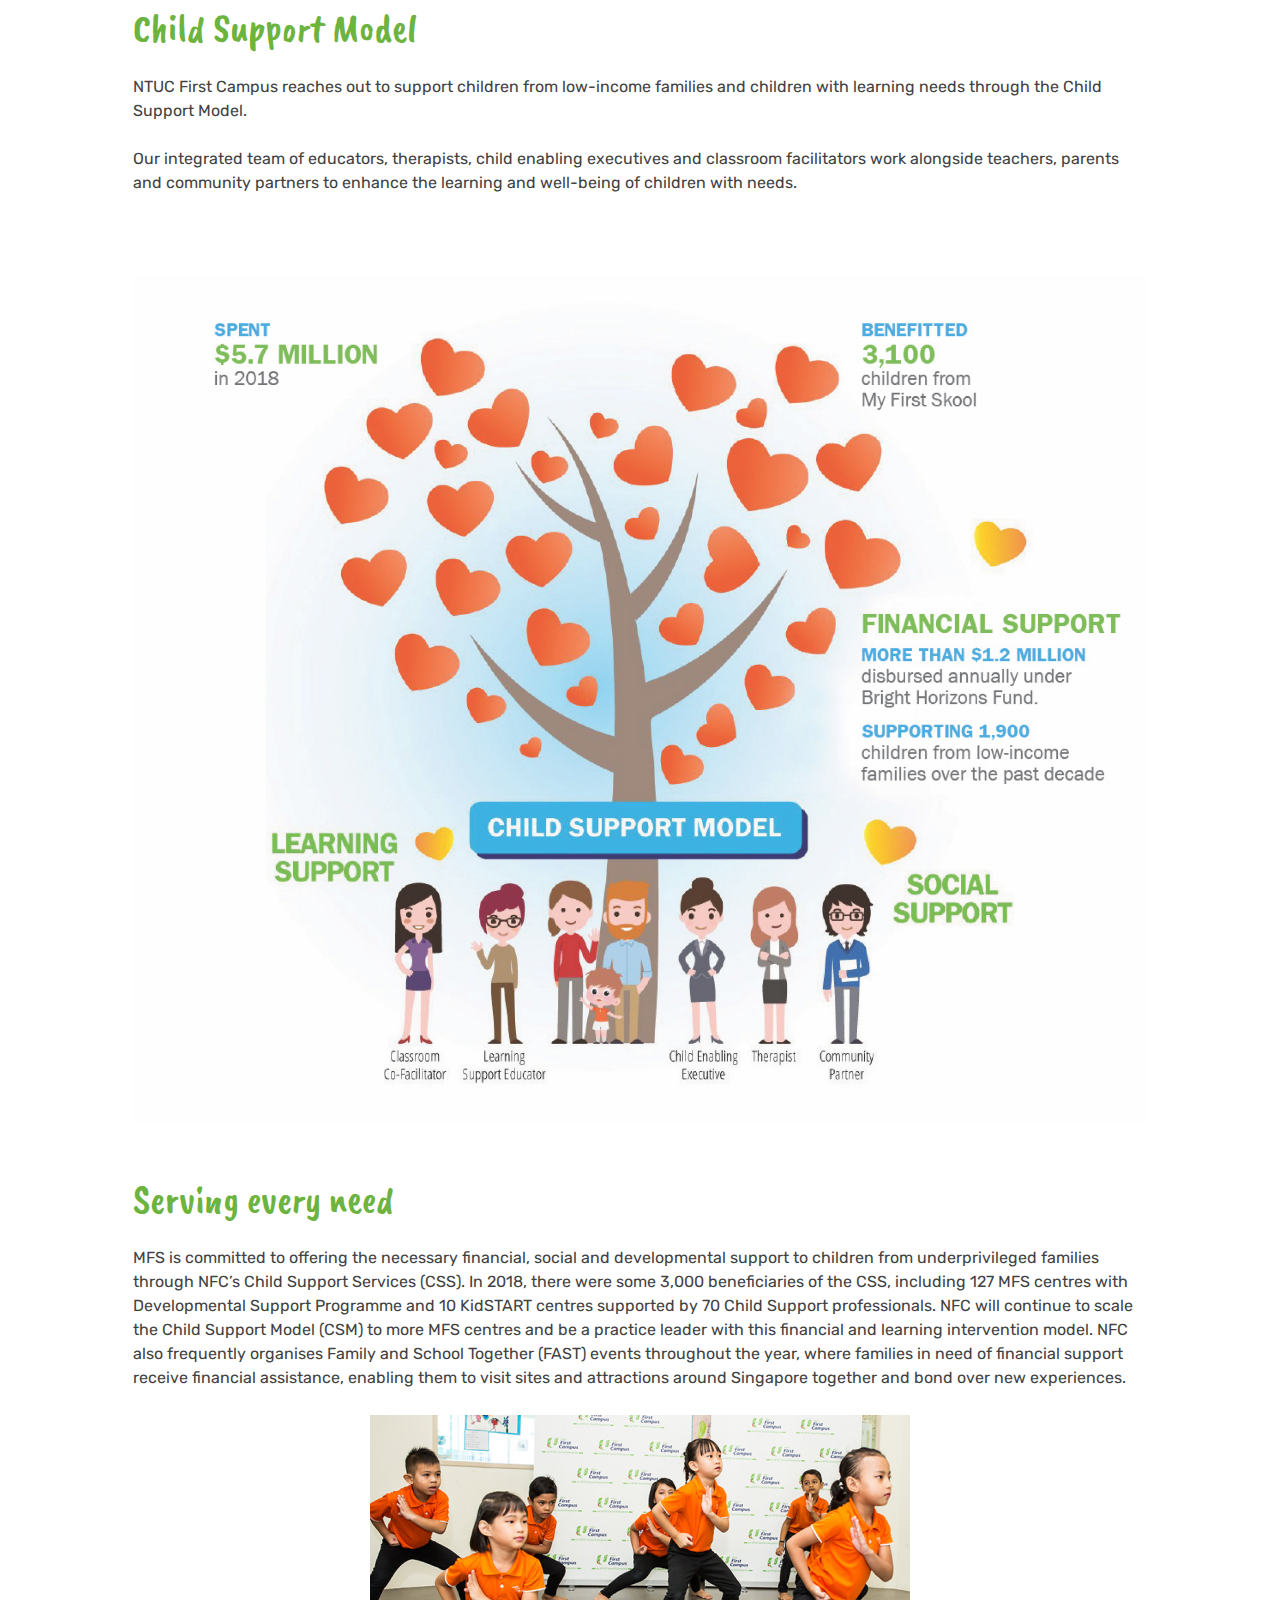
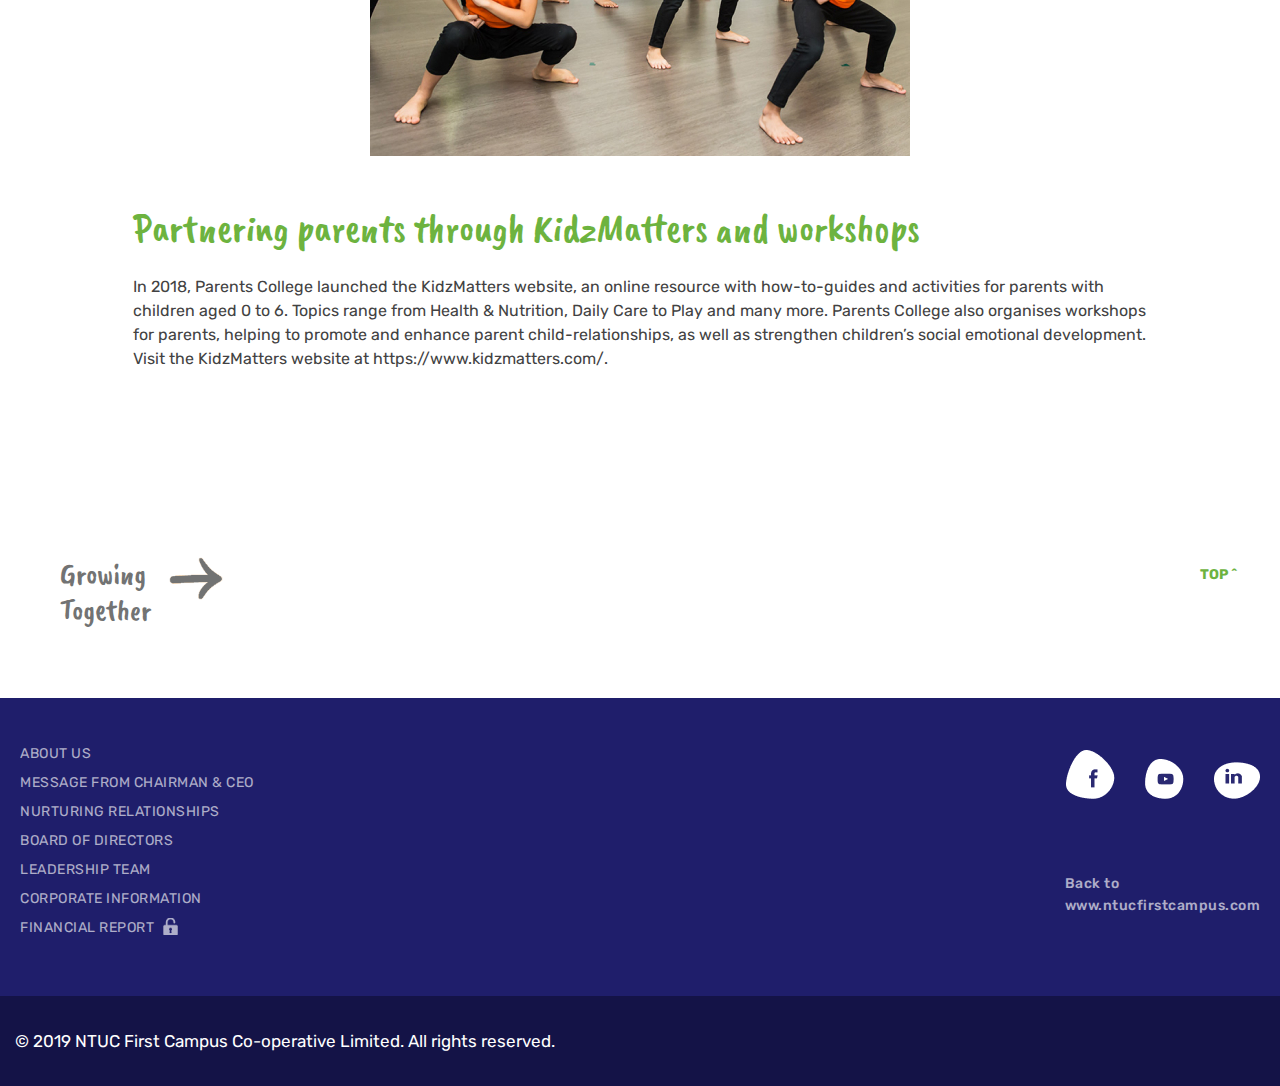
<file: partnering-familes.html>
<!DOCTYPE HTML>
<html>
    <head>
        <meta charset="utf-8" />
        
        <title>Partnering Familes</title>
        
        <meta name="description" content="" />
        <meta name="keywords" content="" />
        <meta name="author" content="" />
        
       	<meta name="viewport" content="width=device-width, initial-scale=1, maximum-scale=1" />
		<meta name="theme-color" content="#" />
		<meta name="yandex-tableau-widget" content="logo=, color=#" />
		
		<meta property="og:title" content="" />
		<meta property="og:site_name" content="" />
		<meta property="og:url" content="" />
		<meta property="og:description" content="" />
		<meta property="og:image" content="" />
        
        <link rel="stylesheet" type="text/css" href="css/style.css" />
        
    	<link rel="shortcut icon" type="image/x-icon" href="" />
		<script src="https://platform-api.sharethis.com/js/sharethis.js#property=5ca60a96fb6af900122ed468&product=sticky-share-buttons"></script>
		<style>div#st-2 { display: none; } #st-2 > .st-toggle:last-of-type { border: 1px solid red; bottom: 200vh!important; }</style>
    </head>
    <body>
    	<header class="">
			<div class="container">
				<a class="header-logo" href="#" title="">
					<img class="hover-trans-05" src="images/logo.png" alt="" title="" />
				</a>
				<div class="header-text table-block">
					<p>Annual Report <strong>2018</strong></p>
				</div>
				<div class="header-bob-menu-bt-block table-block">
					<div>
						<button id="header-bob-menu-bt" class="def-bt"></button>
					</div>
				</div>
			</div>
			<div class="header-bottom-border"></div>
			<div id="header-menu-block">
				<div class="container">
					<div class="header-menu-img-title">
						<p class="caveatB">Nurturing <br />&nbsp;Relationships</p>
					</div>
				
					<nav class="header-navigation">
						<ul>
							<li class="in">
								<a class="hover-trans-05" href="about.html" title="">About Us</a>
								<ul>
									<li>
										<a class="hover-trans-05" href="about.html#vis-mis-val" title="">Our Vision, Mission &amp; Values</a>
									</li>
									<li>
										<a class="hover-trans-05" href="about.html#bus-units" title="">Our Business Units</a>
									</li>
								</ul>
							</li>
							<li>
								<a class="hover-trans-05" href="message.html" title="">Message from Chairman &amp; CEO</a>
							</li>
							<li class="in">
								<ul>
									<li>
										<a class="hover-trans-05" href="partnering-familes.html" title="">Partnering Families</a>
									</li>
									<li>
										<a class="hover-trans-05" href="growing-together.html" title="">Growing Together</a>
									</li>
									<li>
										<a class="hover-trans-05" href="touching.html" title="">Touching More Lives</a>
									</li>
									<li>
										<a class="hover-trans-05" href="touching.html#raise_bar" title="">Raising The Bar</a>
									</li>
									<li>
										<a class="hover-trans-05" href="leading-the-way.html" title="">Leading The Way</a>
									</li>
								</ul>
							</li>
						</ul>
					</nav>
					
					<nav class="header-navigation">
						<ul>
							<li>
								<a class="hover-trans-05" href="board-of-directors.html" title="">Board of Directors</a>
							</li>
							<li>
								<a class="hover-trans-05" href="leadership.html" title="">Leadership Team</a>
							</li>
							<li>
								<a class="hover-trans-05" href="corporate-information.html" title="">Corporate Information</a>
							</li>
							<li>
								<a class="hover-trans-05" href="login.php" title="">Financial Report <span class="bg pg-menu-link-img"></span></a>
							</li>
						</ul>
					</nav>
					
					<div class="clear"></div>
					<div class="header-coop">
						<p>© 2019 NTUC First Campus Co-operative Limited. All rights reserved.</p>
					</div>
					<div class="header-social">
						<a class="hover-trans-05" href="https://www.facebook.com/ntucfirstcampus/" target="_blank" title="">
							<img src="images/social/f.png" alt="" title="" />
						</a>
						<a class="hover-trans-05" href="https://www.youtube.com/user/ntucfirstcampus" target="_blank" title="">
							<img src="images/social/y.png" alt="" title="" />
						</a>
						<a class="hover-trans-05" href="https://www.linkedin.com/company/ntuc-first-campus" target="_blank" title="">
							<img src="images/social/i.png" alt="" title="" />
						</a>
					</div>
				</div>
			</div>
		</header>
		
		<div class="top-block bg">
			<div class="morph-wrap morph-wrap2">
				<svg class="morph" width="1400" height="770" viewBox="0 0 1400 770">
					<path d="M193.471 717.908C268.922 690.755 164.605 565.061 310 526.061C414.592 498.006 445.534 667.996 504.877 703.908C531.281 719.888 567.244 715.736 603.877 678.908C674.997 607.411 710.238 555.608 739.061 436.079C765.145 327.908 749.009 95.3701 681.362 102.908C568.898 115.441 698.753 327.908 579.385 327.908C518.644 327.908 480.041 117.613 384.433 105.908C355.292 102.341 232.853 62.4973 173.879 333.166C114.904 603.834 118.021 745.062 193.471 717.908Z"/>
				</svg>
			</div>
			<div class="container table-block">
				<div class="top-content">
					<h1 class="caveatB">Partnering Families</h1>
					<p>The growth and development of a child takes place at home and at school, so a child’s education is not complete without the support of the parents. That is why at NFC, we believe in fostering responsive teacher-parent relationships based on care, trust and respect as the cornerstone to the children’s holistic development.</p>
				</div>
			</div>
			<button class="def-bt share-link"></button>
			<a href="#link" class="def-bt top-block-bt orange-ar bg hover-trans-05 nav-link"></a>
		</div>
		
		<div id="link" class="image-bg-block bg" style="background-image: url( 'images/page-2/page-2-img-top-bg.jpg' ); position: relative; background-attachment: scroll;">
			<img src="images/page-2/page-2-img-top.png" alt="" title="" />
			<div id="link" class="hashtag-link"></div>
		</div>
		
		<div class="content-2-block">
			<div class="container">
				<h2>Child Support Model</h2>
			  <p>NTUC First Campus reaches out to support children from low-income families and children with learning needs through the Child Support Model. 
			<br>
			<br>Our integrated team of educators, therapists, child enabling executives and classroom facilitators work alongside teachers, parents and community partners to enhance the learning and well-being of children with needs.</p>

				<img class="big-img" src="images/page-2/page-2-big-img.jpg" alt="" title="" />
				
			  <h2>Serving every need </h2>
				<p>MFS is committed to offering the necessary financial, social and developmental support to children from underprivileged families through NFC’s Child Support Services (CSS). In 2018, there were some 3,000 beneficiaries of the CSS, including 127 MFS centres with Developmental Support Programme and 10 KidSTART centres supported by 70 Child Support professionals. NFC will continue to scale the Child Support Model (CSM) to more MFS centres and be a practice leader with this financial and learning intervention model. NFC also frequently organises Family and School Together (FAST) events throughout the year, where families in need of financial support receive financial assistance, enabling them to visit sites and attractions around Singapore together and bond over new experiences.</p>
				<img class="small-img" src="images/page-2/page-2-img-1.jpg" alt="" title="" />
				
				<h2>Partnering parents through KidzMatters and workshops</h2>
				<p>In 2018, Parents College launched the KidzMatters website, an online resource with how-to-guides and activities for parents with children aged 0 to 6. Topics range from Health &amp; Nutrition, Daily Care to Play and many more. Parents College also organises workshops for parents, helping to promote and enhance parent child-relationships, as well as strengthen children’s social emotional development. Visit the KidzMatters website at <a href="https://www.kidzmatters.com/" title="" target="_blank">https://www.kidzmatters.com/</a>. </p>
			</div>
		</div>
		
		<div class="page-bottom-menu">
			<div class="container">
				<a class="next-page caveatB hover-trans-05" href="growing-together.html" title=""><span style="line-height:1.2;display: inherit;">Growing <br />&nbsp;Together</span></a>
				<a class="top-link hover-trans-05" href="#top" title="">TOP ^</a>
			</div>
		</div>
		
		<footer>
			<div class="footer-top">
				<div class="container">
					<div class="left">
						<p>Back to <br /><a href="https://www.ntucfirstcampus.com" title="" target="_blank">www.ntucfirstcampus.com</a></p>
					</div>
					
<div class="right">
						<ul>
							<li>
								<a href="about.html" title="">ABOUT US</a>
							</li>
							<li>
								<a href="message.html" title="">MESSAGE FROM CHAIRMAN &amp; CEO</a>
							</li>
							<li>
								<a href="index.html" title="">NURTURING RELATIONSHIPS</a>
							</li>
							<li>
								<a href="board-of-directors.html" title="">BOARD OF DIRECTORS</a>
							</li>
							<li>
								<a href="leadership.html" title="">LEADERSHIP TEAM</a>
							</li>
							<li>
								<a href="corporate-information.html" title="">CORPORATE INFORMATION</a>
							</li>
							<li>
								<a href="login.php" title="">FINANCIAL REPORT <span class="close-img bg"></span></a>
							</li>
						</ul>
					</div>
					
					<div class="footer-social">
						<a class="hover-trans-05" href="https://www.facebook.com/ntucfirstcampus/" target="_blank" title="">
							<img src="images/social/f-w.png" alt="" title="" />
						</a>
						<a class="hover-trans-05" href="https://www.youtube.com/user/ntucfirstcampus" target="_blank" title="">
							<img src="images/social/y-w.png" alt="" title="" />
						</a>
						<a class="hover-trans-05" href="https://www.linkedin.com/company/ntuc-first-campus" target="_blank" title="">
							<img src="images/social/i-w.png" alt="" title="" />
						</a>
					</div>
				</div>
			</div>
			<div class="footer-bottom">
				<div class="container table-block">
					<div>
						<p class="left">© 2019 NTUC First Campus Co-operative Limited. All rights reserved.</p>
						<p class="right"></p>
					</div>
				</div>
			</div>
		</footer>
		<script type="text/javascript" src="js/main-script.js"></script>
		
		<script type="text/javascript" src="js/imagesloaded.pkgd.min.js"></script>
		<script type="text/javascript" src="js/anime.min.js"></script>
		<script type="text/javascript" src="js/scrollMonitor.js"></script>
		<script type="text/javascript" src="js/animate-script-1.js"></script>
    </body>
</html>
</file>
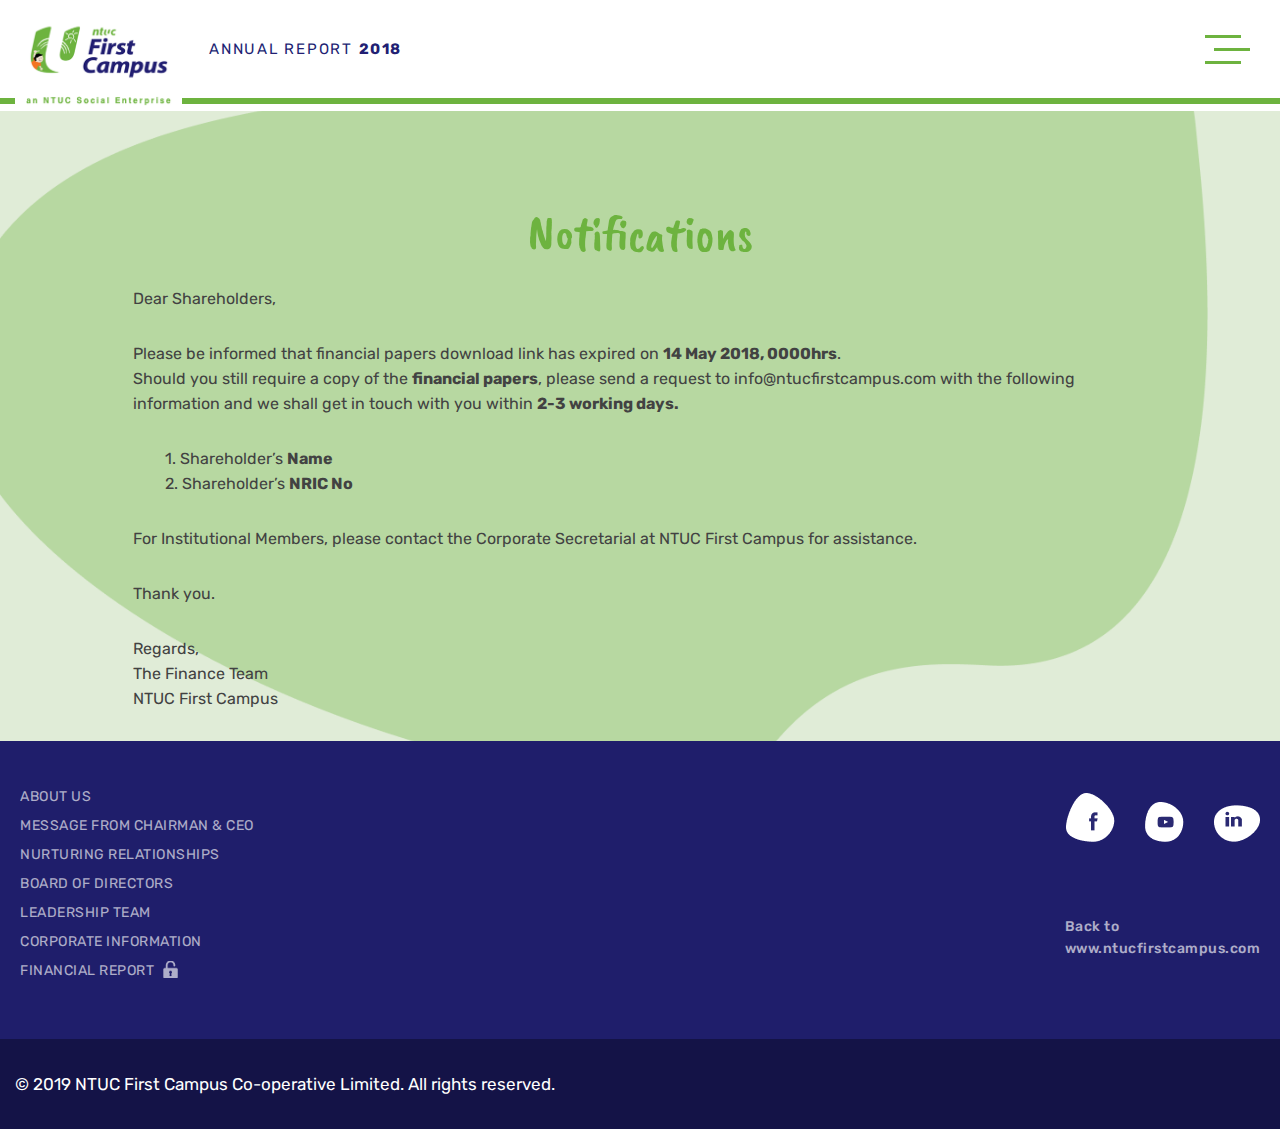
<file: postlogin2.html>
<!DOCTYPE HTML>
<html>
    <head>
        <meta charset="utf-8" />
        
        <title>postlogin2</title>
        
        <meta name="description" content="" />
        <meta name="keywords" content="" />
        <meta name="author" content="" />
        
       	<meta name="viewport" content="width=device-width, initial-scale=1, maximum-scale=1" />
		<meta name="theme-color" content="#" />
		<meta name="yandex-tableau-widget" content="logo=, color=#" />
		
		<meta property="og:title" content="" />
		<meta property="og:site_name" content="" />
		<meta property="og:url" content="" />
		<meta property="og:description" content="" />
		<meta property="og:image" content="" />
        
        <link rel="stylesheet" type="text/css" href="css/style.css" />
        
    	<link rel="shortcut icon" type="image/x-icon" href="" />

    </head>
    <body id="top" style="background: #E0ECD7;">
    	<header class="">
			<div class="container">
				<a class="header-logo" href="index.html" title="">
					<img class="hover-trans-05" src="images/logo.png" alt="" title="" />
				</a>
				<div class="header-text table-block">
					<p>Annual Report <strong>2018</strong></p>
				</div>
				<div class="header-bob-menu-bt-block table-block">
					<div>
						<button id="header-bob-menu-bt" class="def-bt"></button>
					</div>
				</div>
			</div>
			<div class="header-bottom-border"></div>
			<div id="header-menu-block">
				<div class="container">
					<div class="header-menu-img-title">
						<p class="caveatB">Nurturing <br />&nbsp;Relationships</p>
					</div>
				
					<nav class="header-navigation">
						<ul>
							<li class="in">
								<a class="hover-trans-05" href="about.html" title="">About Us</a>
								<ul>
									<li>
										<a class="hover-trans-05" href="about.html#vis-mis-val" title="">Our Vision, Mission &amp; Values</a>
									</li>
									<li>
										<a class="hover-trans-05" href="about.html#bus-units" title="">Our Business Units</a>
									</li>
								</ul>
							</li>
							<li>
								<a class="hover-trans-05" href="message.html" title="">Message from Chairman &amp; CEO</a>
							</li>
							<li class="in">
								<a>Nurturing Relationships</a>
								<a class="hover-trans-05" href="#" title="">Nurturing Relationships</a>
								<ul>
									<li>
										<a class="hover-trans-05" href="partnering-familes.html" title="">Partnering Families</a>
									</li>
									<li>
										<a class="hover-trans-05" href="growing-together.html" title="">Growing Together</a>
									</li>
									<li>
										<a class="hover-trans-05" href="touching.html" title="">Touching More Lives</a>
									</li>
									<li>
										<a class="hover-trans-05" href="touching.html#raise_bar" title="">Raising The Bar</a>
									</li>
									<li>
										<a class="hover-trans-05" href="leading-the-way.html" title="">Leading The Way</a>
									</li>
								</ul>
							</li>
						</ul>
					</nav>
					
					<nav class="header-navigation">
						<ul>
							<li>
								<a class="hover-trans-05" href="board-of-directors.html" title="">Board of Directors</a>
							</li>
							<li>
								<a class="hover-trans-05" href="leadership.html" title="">Leadership Team</a>
							</li>
							<li>
								<a class="hover-trans-05" href="corporate-information.html" title="">Corporate Information</a>
							</li>
							<li>
								<a class="hover-trans-05" href="login.php" title="">Financial Report <span class="bg pg-menu-link-img"></span></a>
							</li>
						</ul>
					</nav>
					
					<div class="clear"></div>
					<div class="header-coop">
						<p>© 2019 NTUC First Campus Co-operative Limited. All rights reserved.</p>
						<p>
							
							
						</p>
					</div>
					<div class="header-social">
						<a class="hover-trans-05" href="https://www.facebook.com/ntucfirstcampus/" target="_blank" title="">
							<img src="images/social/f.png" alt="" title="" />
						</a>
						<a class="hover-trans-05" href="https://www.youtube.com/user/ntucfirstcampus" target="_blank" title="">
							<img src="images/social/y.png" alt="" title="" />
						</a>
						<a class="hover-trans-05" href="https://www.linkedin.com/company/ntuc-first-campus" target="_blank" title="">
							<img src="images/social/i.png" alt="" title="" />
						</a>
					</div>
				</div>
			</div>
		</header>
		
		<div class="content-2-block" style="background: fixed url( 'images/postlogin.png' ) center no-repeat; background-size: cover;">
			<div class="container postlogin postlogin-2">
				
				<h2>Notifications</h2>
				<p>Dear Shareholders,</p>
				<p>Please be informed that financial papers download link has expired on <strong>14 May 2018, 0000hrs</strong>. <br />Should you still require a copy of the <strong>financial papers</strong>, please send a request to info@ntucfirstcampus.com with the following information and we shall get in touch with you within <strong>2-3 working days.</strong></p>
				<p>&nbsp; &nbsp; &nbsp; &nbsp; 1. Shareholder’s <strong>Name</strong><br />&nbsp; &nbsp; &nbsp; &nbsp; 2. Shareholder’s <strong>NRIC No</strong></p>
				<p>For Institutional Members, please contact the Corporate Secretarial at NTUC First Campus for assistance.</p>
				<p>Thank you.</p>
				<p>Regards, <br />The Finance Team <br />NTUC First Campus</p>
			</div>
		</div>
		
		<footer>
			<div class="footer-top">
				<div class="container">
					<div class="left">
						<p>Back to <br /><a href="https://www.ntucfirstcampus.com" title="" target="_blank">www.ntucfirstcampus.com</a></p>
					</div>
					
<div class="right">
						<ul>
							<li>
								<a href="about.html" title="">ABOUT US</a>
							</li>
							<li>
								<a href="message.html" title="">MESSAGE FROM CHAIRMAN &amp; CEO</a>
							</li>
							<li>
								<a href="index.html" title="">NURTURING RELATIONSHIPS</a>
							</li>
							<li>
								<a href="board-of-directors.html" title="">BOARD OF DIRECTORS</a>
							</li>
							<li>
								<a href="leadership.html" title="">LEADERSHIP TEAM</a>
							</li>
							<li>
								<a href="corporate-information.html" title="">CORPORATE INFORMATION</a>
							</li>
							<li>
								<a href="login.php" title="">FINANCIAL REPORT <span class="close-img bg"></span></a>
							</li>
						</ul>
					</div>
					
					<div class="footer-social">
						<a class="hover-trans-05" href="https://www.facebook.com/ntucfirstcampus/" target="_blank" title="">
							<img src="images/social/f-w.png" alt="" title="" />
						</a>
						<a class="hover-trans-05" href="https://www.youtube.com/user/ntucfirstcampus" target="_blank" title="">
							<img src="images/social/y-w.png" alt="" title="" />
						</a>
						<a class="hover-trans-05" href="https://www.linkedin.com/company/ntuc-first-campus" target="_blank" title="">
							<img src="images/social/i-w.png" alt="" title="" />
						</a>
					</div>
				</div>
			</div>
			<div class="footer-bottom">
				<div class="container table-block">
					<div>
						<p class="left">© 2019 NTUC First Campus Co-operative Limited. All rights reserved.</p>
						<p class="right"></p>
					</div>
				</div>
			</div>
		</footer>
		<style>.green-bg p { text-align: left!important; }</style>
		<script type="text/javascript" src="js/main-script.js"></script>
		
		<script type="text/javascript" src="js/imagesloaded.pkgd.min.js"></script>
		<script type="text/javascript" src="js/anime.min.js"></script>
		<script type="text/javascript" src="js/scrollMonitor.js"></script>
		<script type="text/javascript" src="js/animate-script-3.js"></script>
    </body>
</html>
</file>
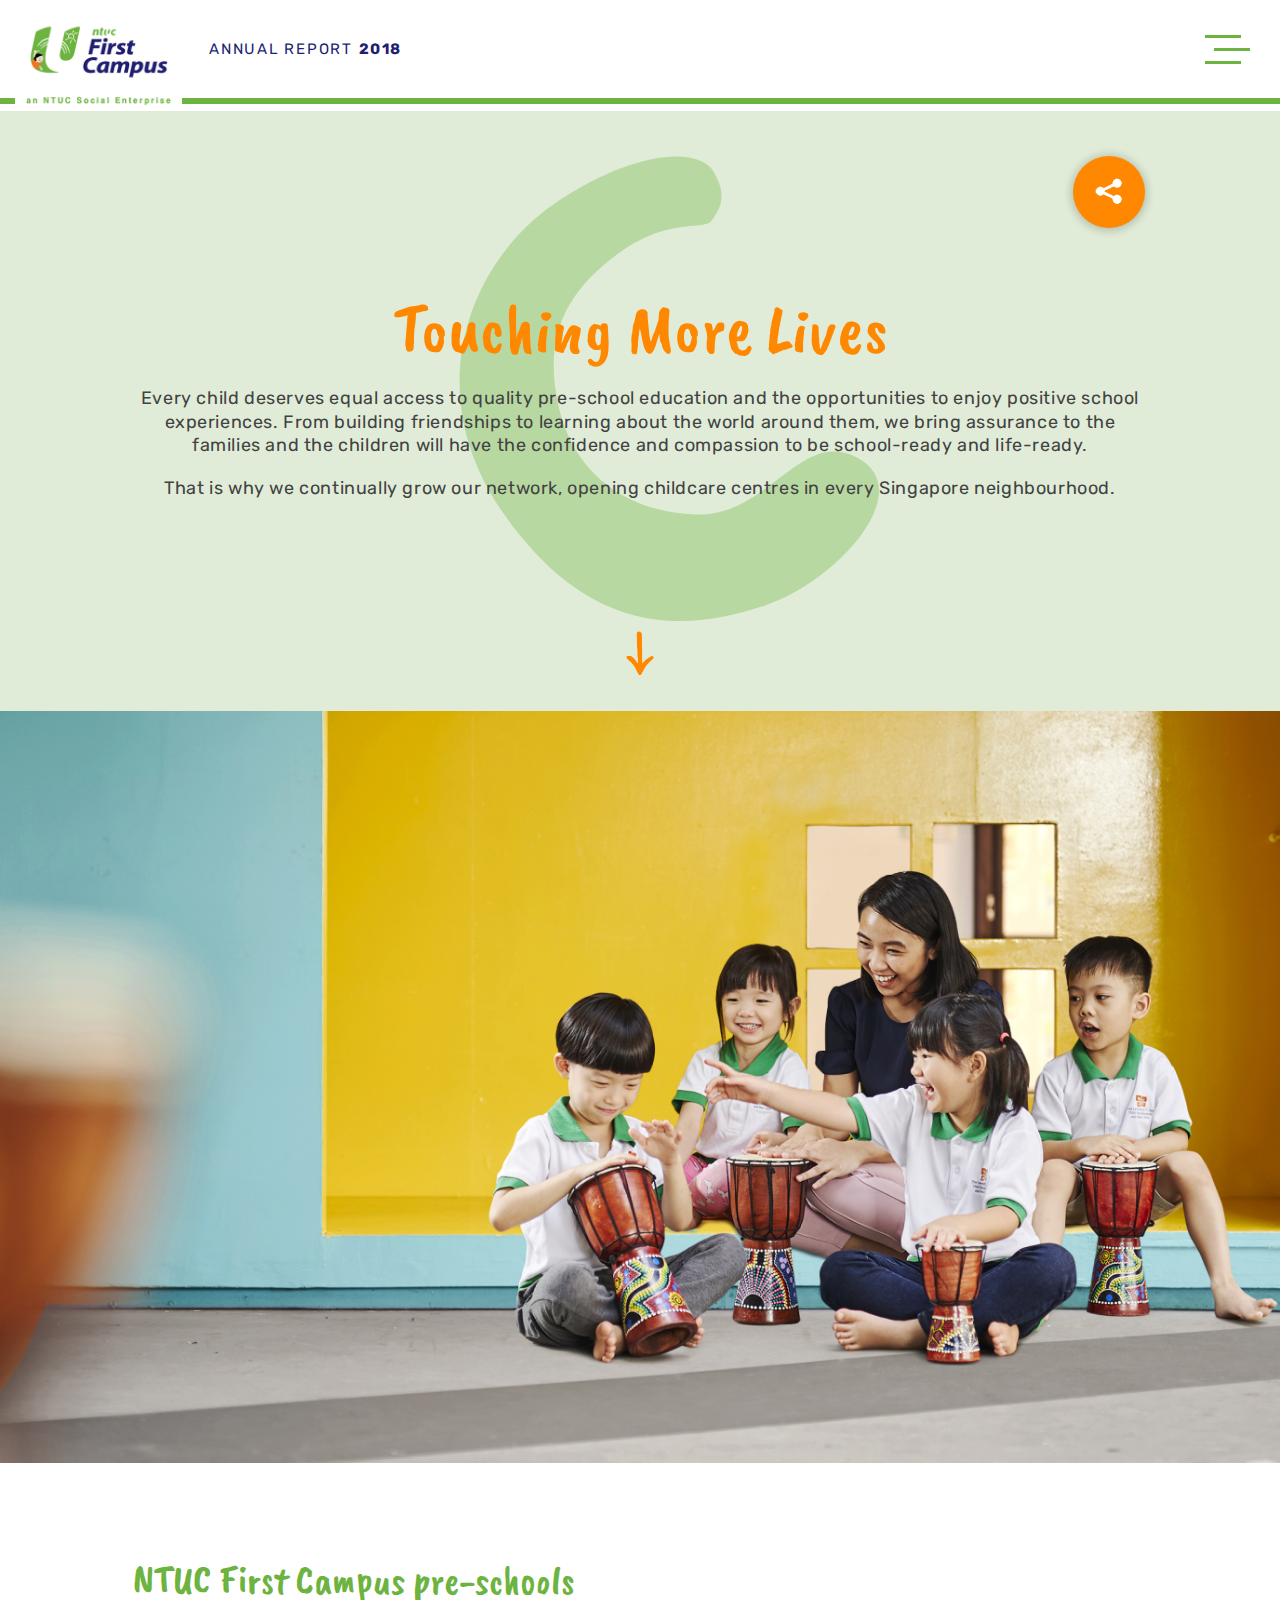
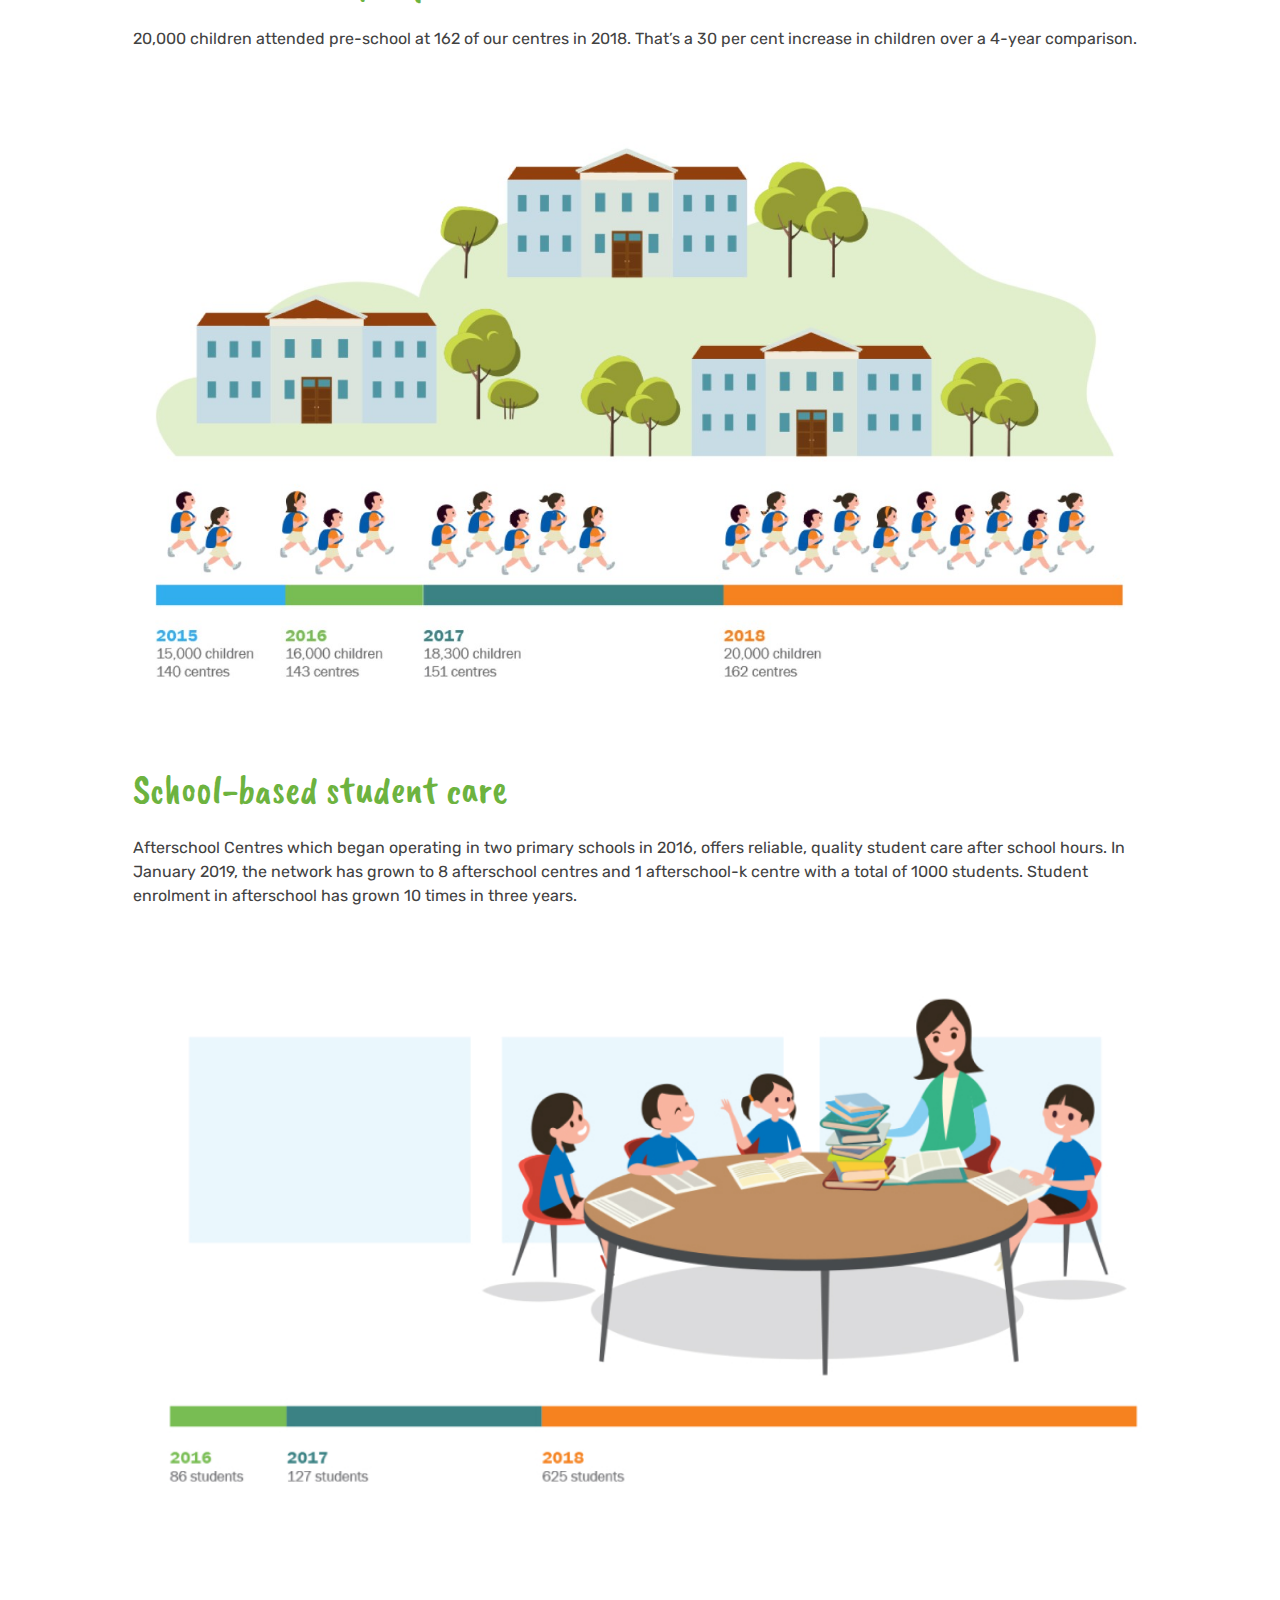
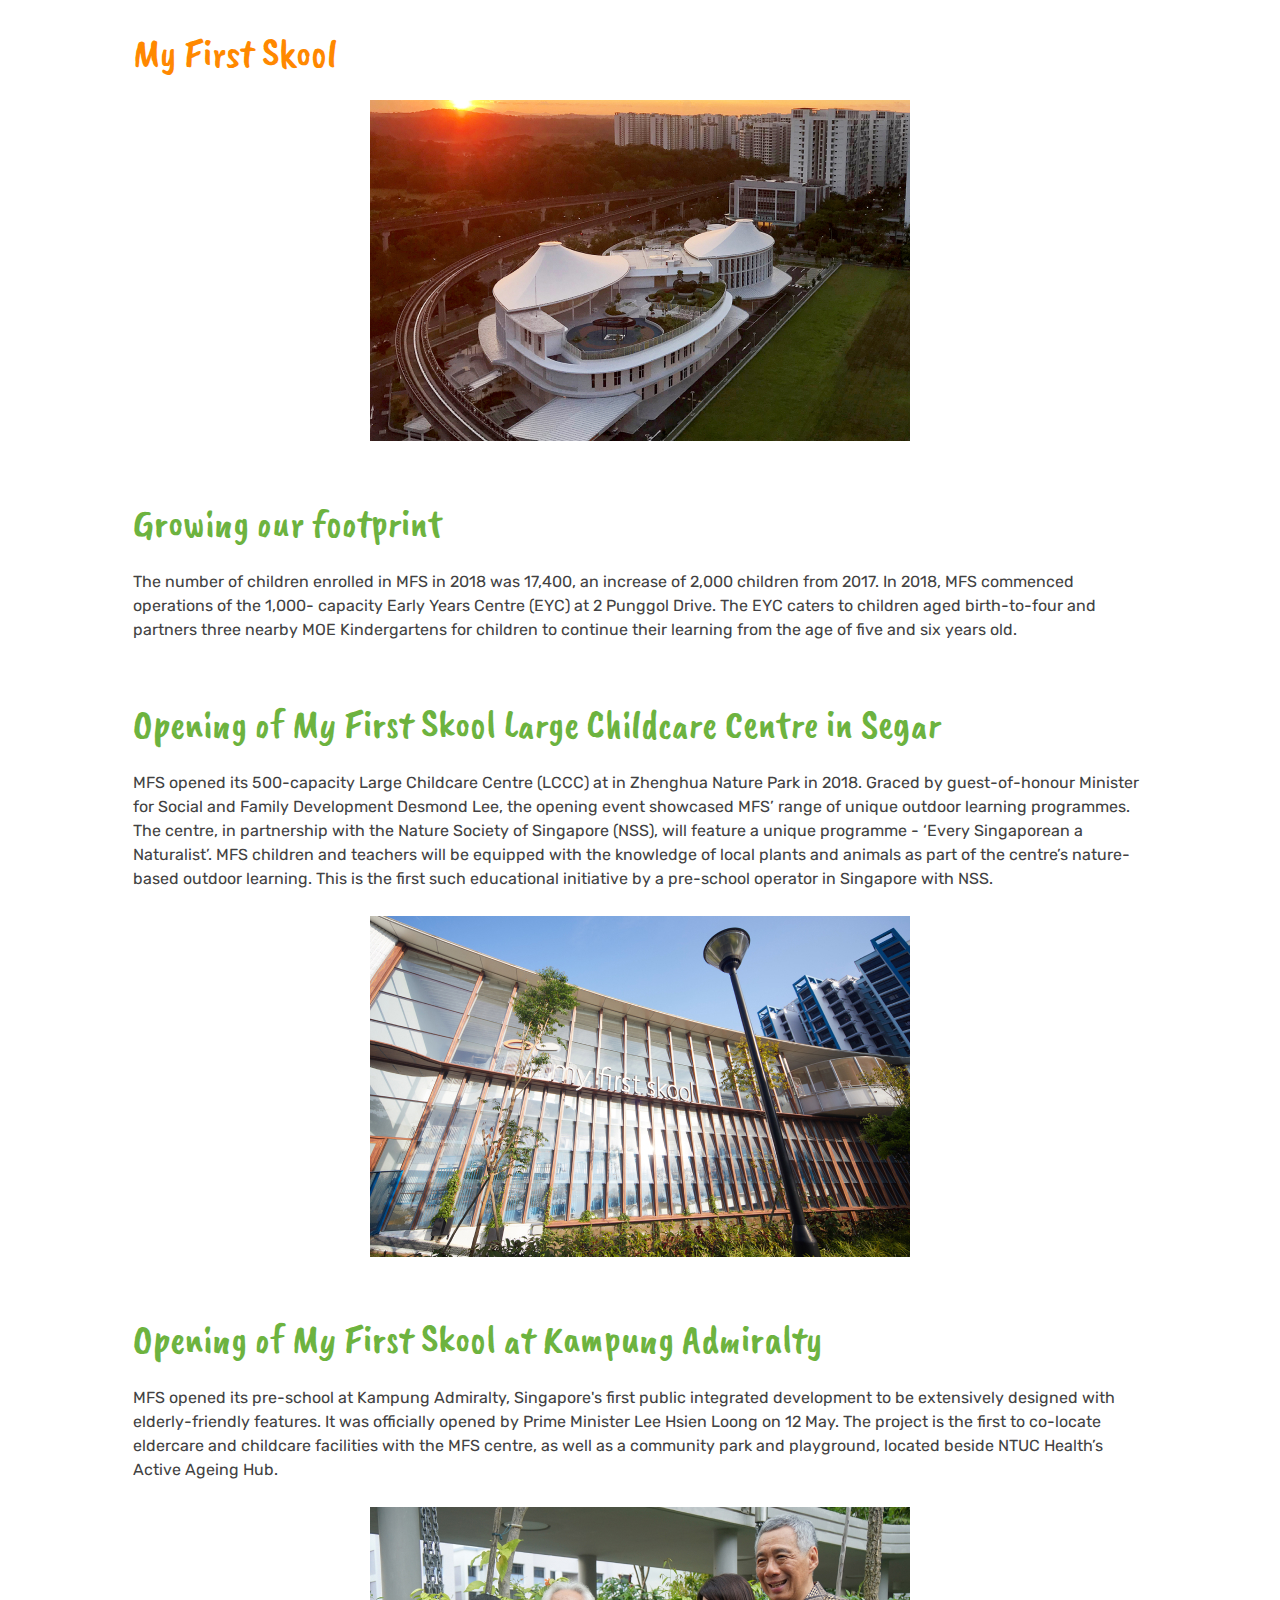
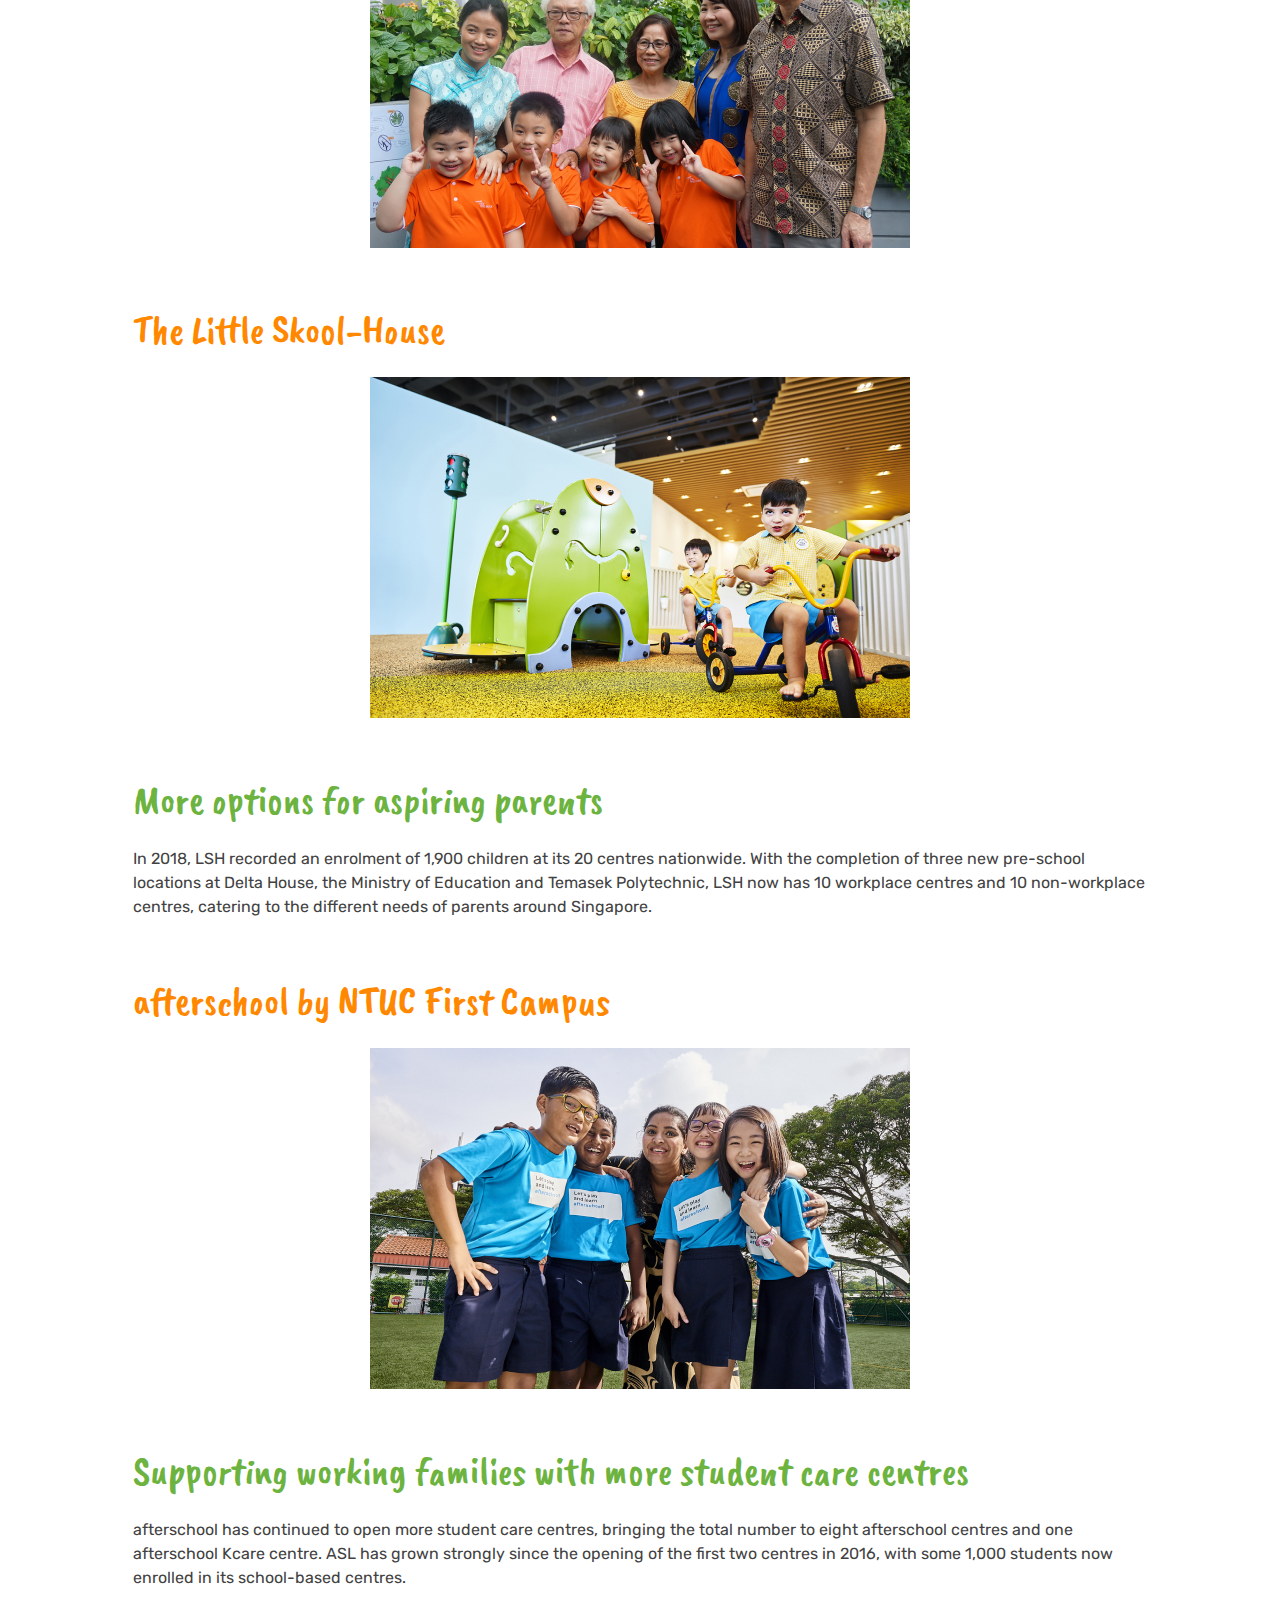
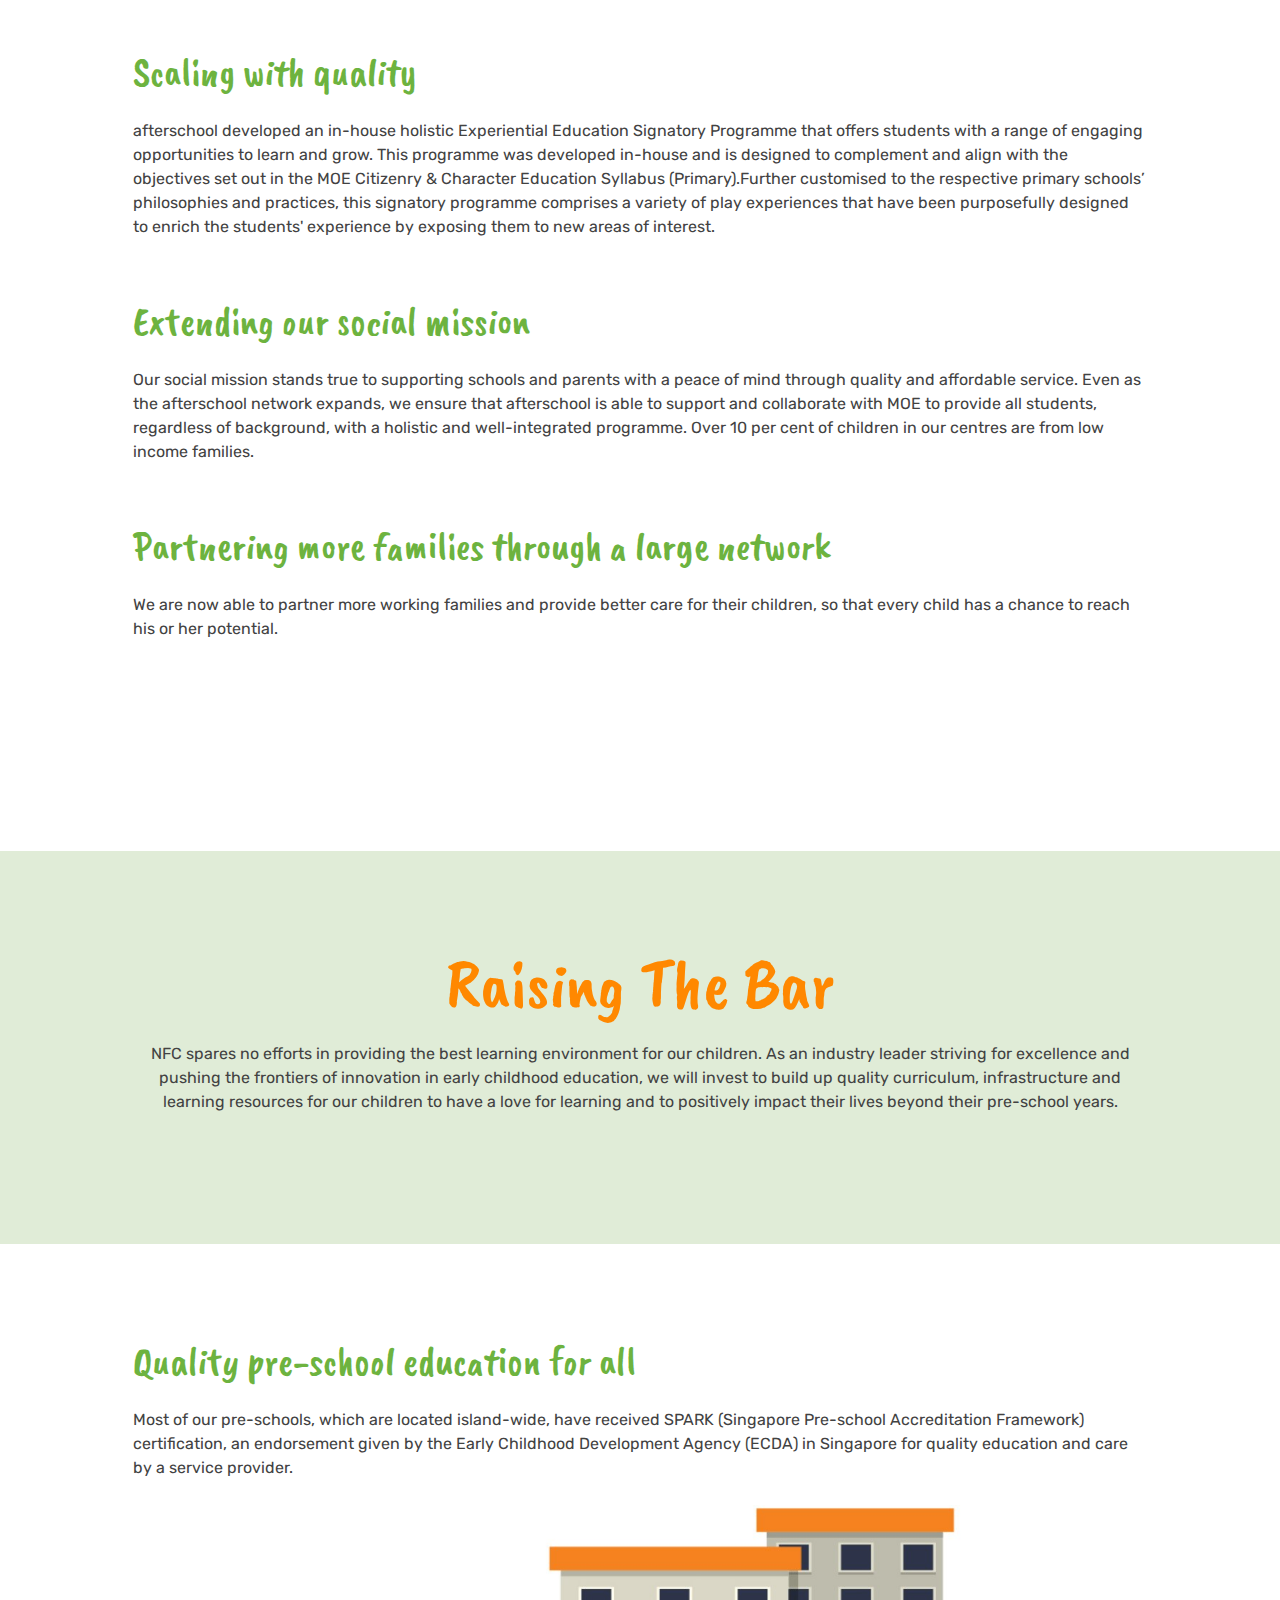
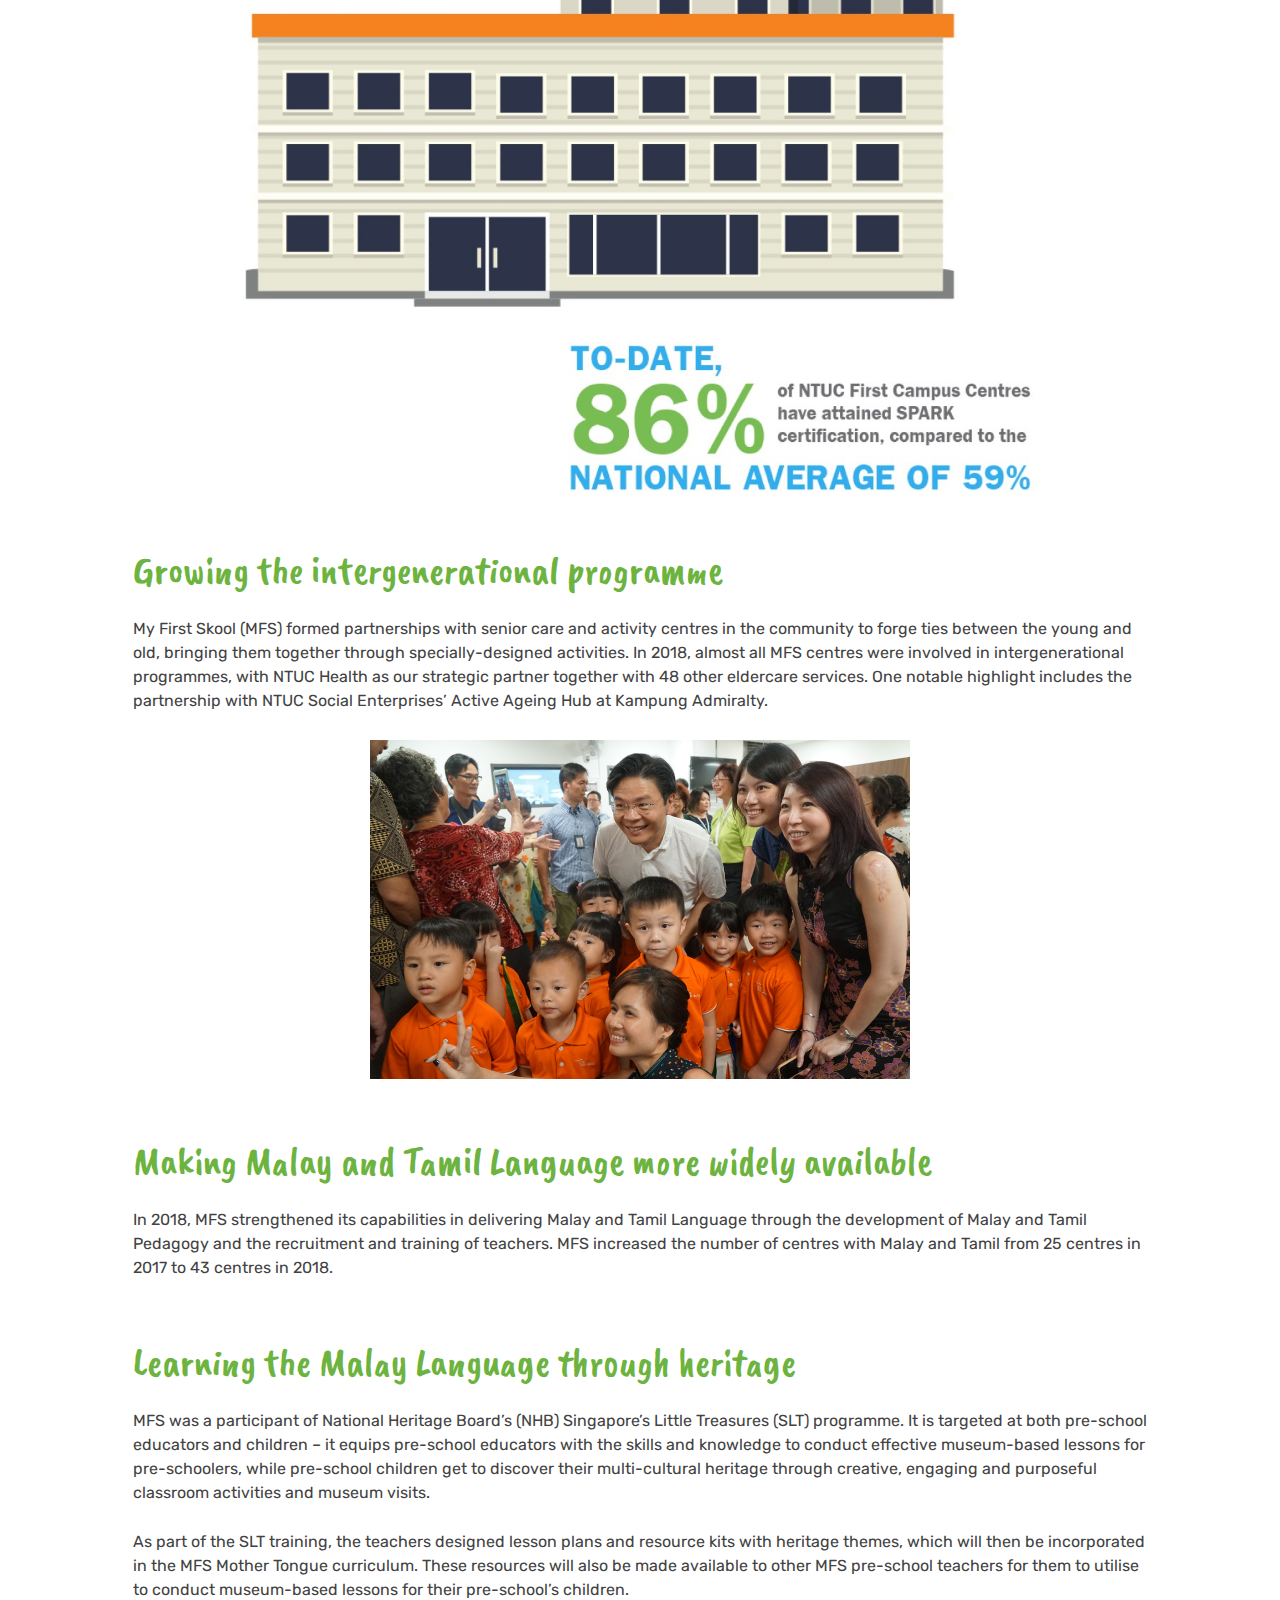
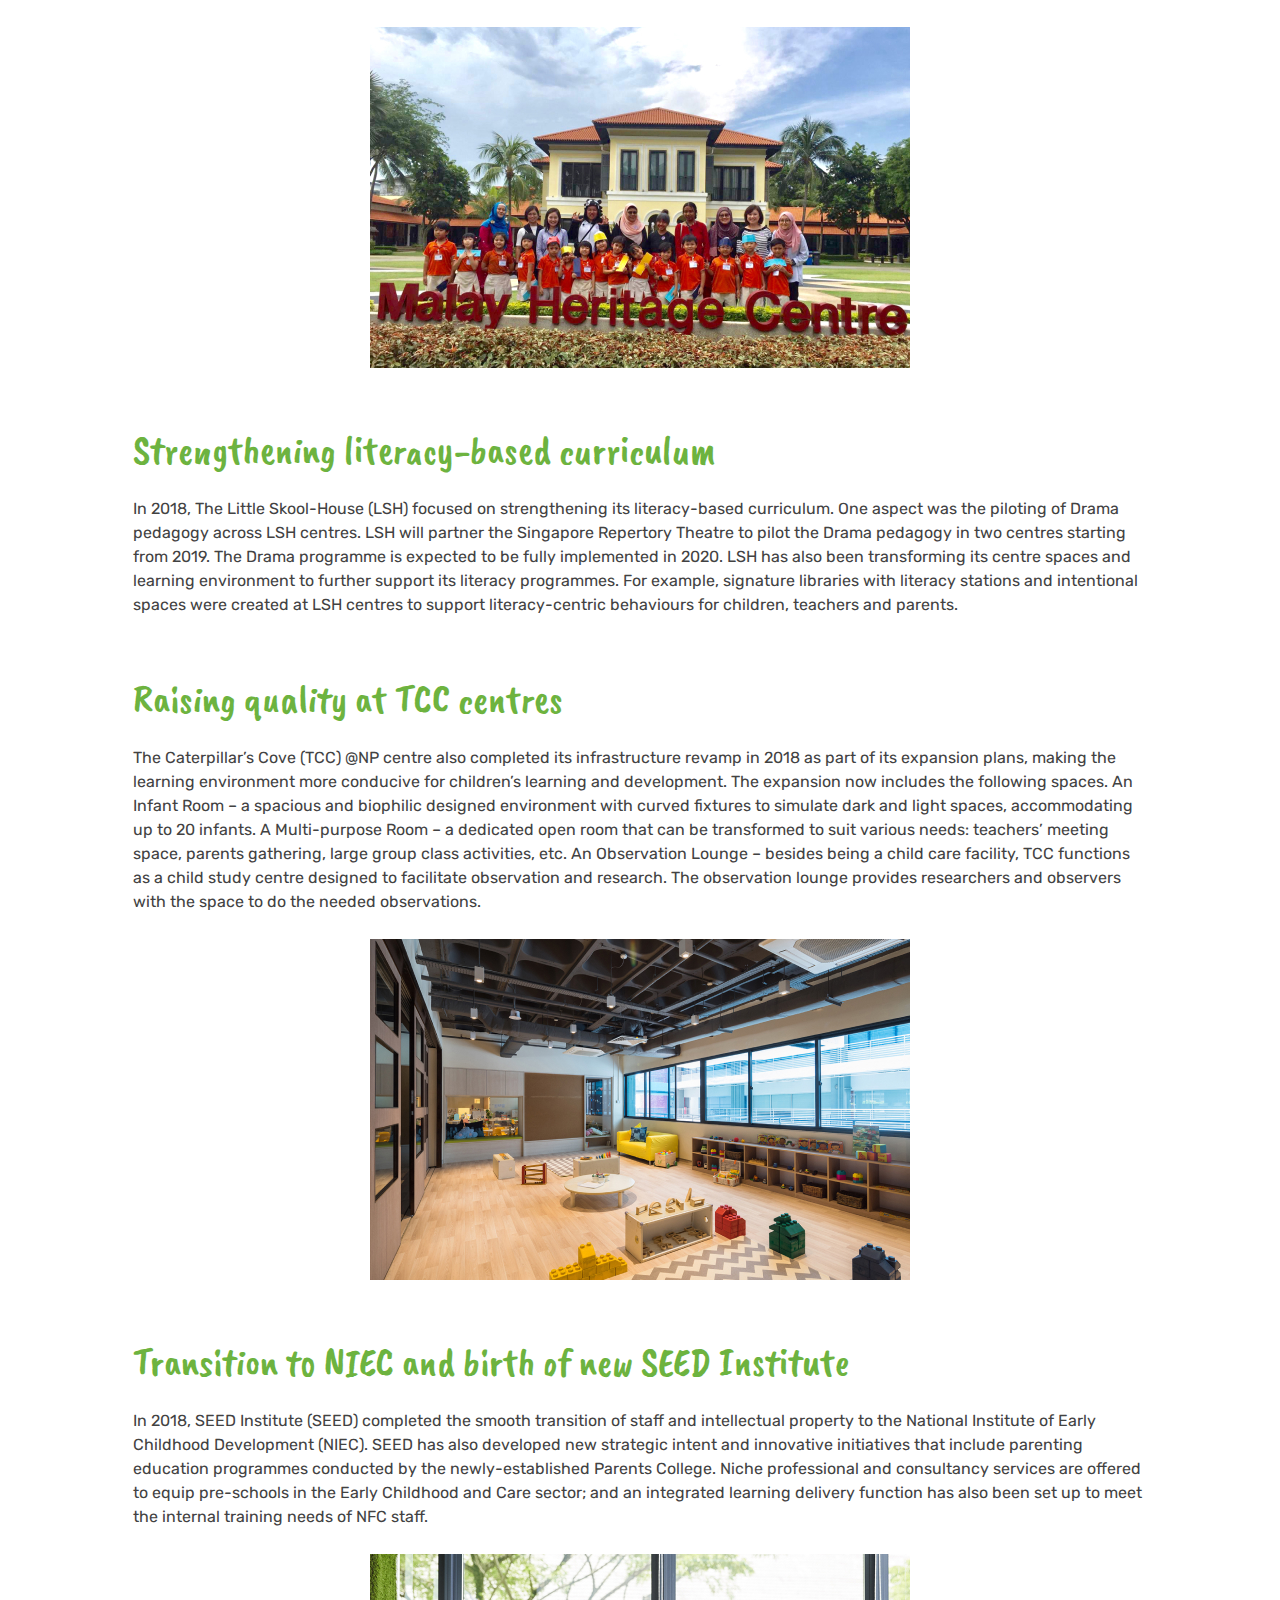
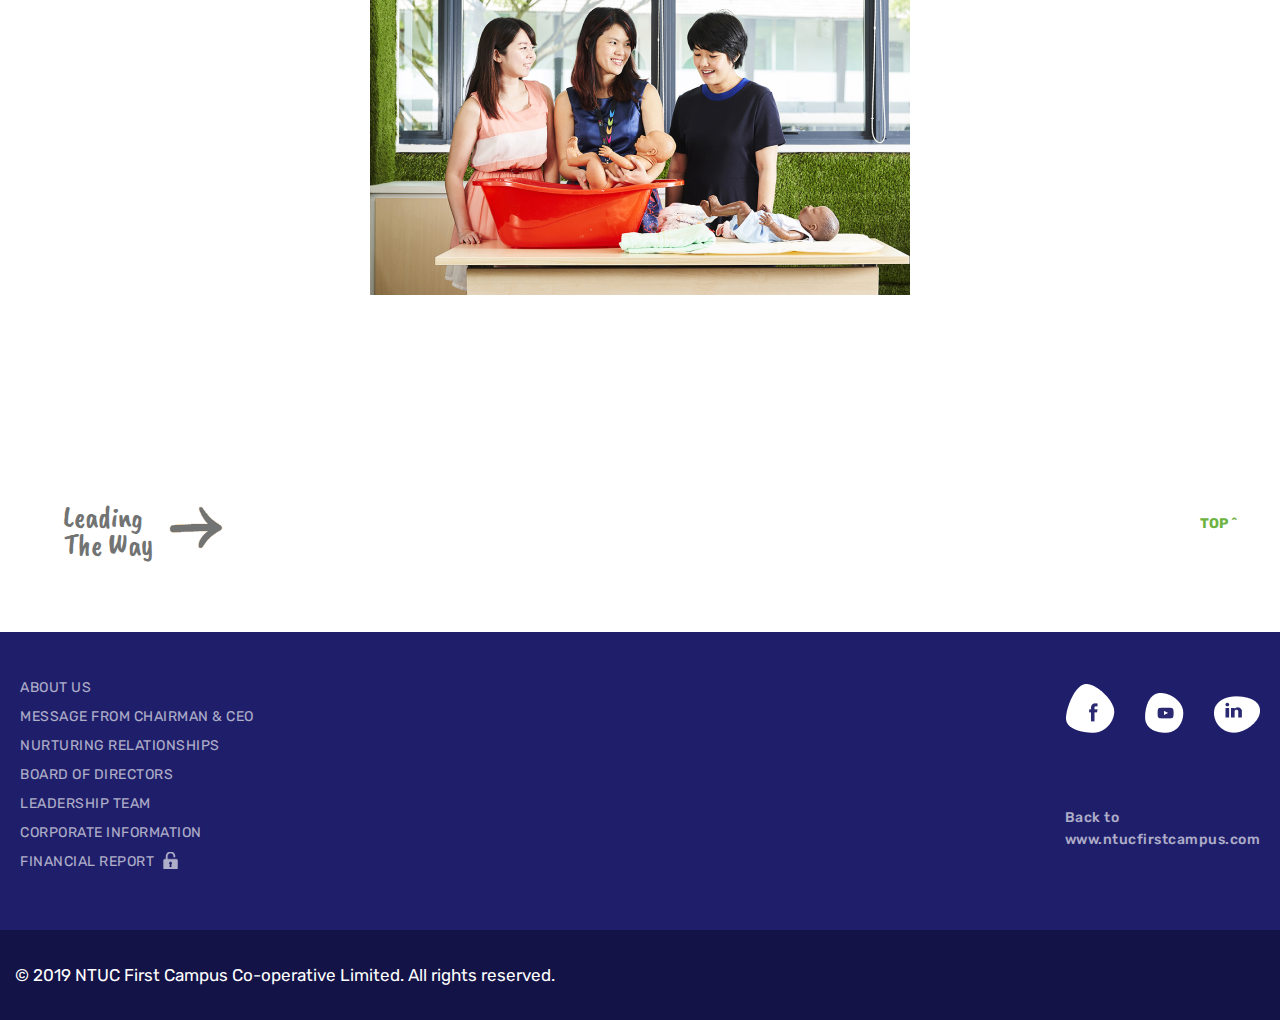
<file: touching.html>
<!DOCTYPE HTML>
<html>
    <head>
        <meta charset="utf-8" />
        
        <title>Touching More Lives</title>
        
        <meta name="description" content="" />
        <meta name="keywords" content="" />
        <meta name="author" content="" />
        
       	<meta name="viewport" content="width=device-width, initial-scale=1, maximum-scale=3, user-scalable" />
		<meta name="theme-color" content="#" />
		<meta name="yandex-tableau-widget" content="logo=, color=#" />
		
		<meta property="og:title" content="" />
		<meta property="og:site_name" content="" />
		<meta property="og:url" content="" />
		<meta property="og:description" content="" />
		<meta property="og:image" content="" />
        
        <link rel="stylesheet" type="text/css" href="css/style.css" />
        
    	<link rel="shortcut icon" type="image/x-icon" href="" />
		<script src="https://platform-api.sharethis.com/js/sharethis.js#property=5ca60a96fb6af900122ed468&product=sticky-share-buttons"></script>
		<style>div#st-2 { display: none; } #st-2 > .st-toggle:last-of-type { border: 1px solid red; bottom: 200vh!important; }</style>
    </head>
    <body>
    	<header class="">
			<div class="container">				
				<a class="header-logo" href="index.html" title="">
					<img class="hover-trans-05" src="images/logo.png" alt="" title="" />
				</a>
				<div class="header-text table-block">
					<p>Annual Report <strong>2018</strong></p>
				</div>
				<div class="header-bob-menu-bt-block table-block">
					<div>
						<button id="header-bob-menu-bt" class="def-bt"></button>
					</div>
				</div>
			</div>
			<div class="header-bottom-border"></div>
			<div id="header-menu-block">
				<div class="container">
					<div class="header-menu-img-title">
						<p class="caveatB">Nurturing <br />&nbsp;Relationships</p>
					</div>
				
					<nav class="header-navigation">
						<ul>
							<li class="in">
								<a class="hover-trans-05" href="about.html" title="">About Us</a>
								<ul>
									<li>
										<a class="hover-trans-05" href="about.html#vis-mis-val" title="">Our Vision, Mission &amp; Values</a>
									</li>
									<li>
										<a class="hover-trans-05" href="about.html#bus-units" title="">Our Business Units</a>
									</li>
								</ul>
							</li>
							<li>
								<a class="hover-trans-05" href="message.html" title="">Message from Chairman &amp; CEO</a>
							</li>
							<li class="in">
								<a>Nurturing Relationships</a>
								<ul>
									<li>
										<a class="hover-trans-05" href="partnering-familes.html" title="">Partnering Families</a>
									</li>
									<li>
										<a class="hover-trans-05" href="growing-together.html" title="">Growing Together</a>
									</li>
									<li>
										<a class="hover-trans-05" href="touching.html" title="">Touching More Lives</a>
									</li>
									<li>
										<a class="hover-trans-05" href="touching.html#raise_bar" title="">Raising The Bar</a>
									</li>
									<li>
										<a class="hover-trans-05" href="leading-the-way.html" title="">Leading The Way</a>
									</li>
								</ul>
							</li>
						</ul>
					</nav>
					
					<nav class="header-navigation">
						<ul>
							<li>
								<a class="hover-trans-05" href="board-of-directors.html" title="">Board of Directors</a>
							</li>
							<li>
								<a class="hover-trans-05" href="leadership.html" title="">Leadership Team</a>
							</li>
							<li>
								<a class="hover-trans-05" href="corporate-information.html" title="">Corporate Information</a>
							</li>
							<li>
								<a class="hover-trans-05" href="login.php" title="">Financial Report <span class="bg pg-menu-link-img"></span></a>
							</li>
						</ul>
					</nav>
					
					<div class="clear"></div>
					<div class="header-coop">
						<p>© 2019 NTUC First Campus Co-operative Limited. All rights reserved.</p>
						<p>
							
							
						</p>
					</div>
					<div class="header-social">
						<a class="hover-trans-05" href="https://www.facebook.com/ntucfirstcampus/" target="_blank" title="">
							<img src="images/social/f.png" alt="" title="" />
						</a>
						<a class="hover-trans-05" href="https://www.youtube.com/user/ntucfirstcampus" target="_blank" title="">
							<img src="images/social/y.png" alt="" title="" />
						</a>
						<a class="hover-trans-05" href="https://www.linkedin.com/company/ntuc-first-campus" target="_blank" title="">
							<img src="images/social/i.png" alt="" title="" />
						</a>
					</div>
				</div>
			</div>
		</header>
		
		<div class="top-block bg">
			<div class="morph-wrap morph-wrap2">
				<svg class="morph" width="1400" height="770" viewBox="0 0 1400 770">
					<path d="M622.38889,487.77779C542.10499,458.88621 511.70012,579.69387 418.69712,592.45432C325.69412,605.21477 254.73821,565.11933 222.16233,483.54778C189.58645,401.97623 204.56976,344.74235 261.22221,284.55557C317.87466,224.36879 371.88361,227.60559 374.29272,211.05554C376.70183,194.50549 382.22246,181.01392 357.31956,152.00001C332.41666,122.9861 256.56733,150.07877 169.33334,235.88888C82.09935,321.69899 34.04278,496.70767 175.24367,637.36689C316.44456,778.02611 438.36921,740.54846 525.00699,693.61445C611.64478,646.68044 702.67278,516.66934 622.38889,487.77778z"/>
				</svg>
			</div>
			<div class="container table-block">
				<div class="top-content">
					<h1 class="caveatB">Touching More Lives</h1>
					<p>Every child deserves equal access to quality pre-school education and the opportunities to enjoy positive school experiences. From building friendships to learning about the world around them, we bring assurance to the families and the children will have the confidence and compassion to be school-ready and life-ready.</p>
					<p>That is why we continually grow our network, opening childcare centres in every Singapore neighbourhood. </p>
				</div>
			</div>
			<button class="def-bt share-link"></button>
			<a href="#link" class="def-bt top-block-bt orange-ar bg hover-trans-05 nav-link"></a>
		</div>
		
		<div id="link" class="image-bg-block bg" style="background-image: url( 'images/page-2/page-4-img-top-bg.jpg' ); background-attachment: scroll;">
			<img src="images/page-2/page-4-img-top.png" alt="" title="" />
		</div>
		
		<div class="content-2-block">
			<div class="container">
				<h2>NTUC First Campus pre-schools </h2>
				
				<p>20,000 children attended pre-school at 162 of our centres in 2018. That’s a 30 per cent increase in children over a 4-year comparison.</p>
				<img class="big-img" src="images/page-2/page-4-big-img.jpg" alt="" title="" />
				
				<h2>School-based student care</h2>
				
				<p>Afterschool Centres which began operating in two primary schools in 2016, offers reliable, quality student care after school hours. In January 2019, the network has grown to 8 afterschool centres and 1 afterschool-k centre with a total of 1000 students. Student enrolment in afterschool has grown 10 times in three years.</p>
				<img class="big-img" src="images/page-2/page-4-big-img-2.jpg" alt="" title="" />
				
				<h2 class="orange-text mar-top-60">My First Skool</h2>
				<img class="small-img" src="images/page-2/page-4-img-1.jpg" alt="" title="" />
				
				<h2 class="mar-top-60">Growing our footprint</h2>
				<p>The number of children enrolled in MFS in 2018 was 17,400, an increase of 2,000 children from 2017. In 2018, MFS commenced operations of the 1,000- capacity Early Years Centre (EYC) at 2 Punggol Drive. The EYC caters to children aged birth-to-four and partners three nearby MOE Kindergartens for children to continue their learning from the age of five and six years old.</p>
				
				<h2 class="mar-top-60">Opening of My First Skool Large Childcare Centre in Segar</h2>
				<p>MFS opened its 500-capacity Large Childcare Centre (LCCC) at in Zhenghua Nature Park in 2018. Graced by guest-of-honour Minister for Social and Family Development Desmond Lee, the opening event showcased MFS’ range of unique outdoor learning programmes. The centre, in partnership with the Nature Society of Singapore (NSS), will feature a unique programme - ‘Every Singaporean a Naturalist’. MFS children and teachers will be equipped with the knowledge of local plants and animals as part of the centre’s nature-based outdoor learning. This is the first such educational initiative by a pre-school operator in Singapore with NSS. </p>
				<img class="small-img" src="images/page-2/page-4-img-2.jpg" alt="" title="" />
				
				<h2 class="mar-top-60">Opening of My First Skool at Kampung Admiralty</h2>
				<p>MFS opened its pre-school at Kampung Admiralty, Singapore's first public integrated development to be extensively designed with elderly-friendly features. It was officially opened by Prime Minister Lee Hsien Loong on 12 May. The project is the first to co-locate eldercare and childcare facilities with the MFS centre, as well as a community park and playground, located beside NTUC Health’s Active Ageing Hub.</p>
				<img class="small-img" src="images/page-2/page-4-img-3.jpg" alt="" title="" />
				
				<h2 class="orange-text mar-top-60">The Little Skool-House </h2>
				<img class="small-img" src="images/page-2/page-4-img-4.jpg" alt="" title="" />
				
				<h2 class="mar-top-60">More options for aspiring parents</h2>
				<p>In 2018, LSH recorded an enrolment of 1,900 children at its 20 centres nationwide. With the completion of three new pre-school locations at Delta House, the Ministry of Education and Temasek Polytechnic, LSH now has 10 workplace centres and 10 non-workplace centres, catering to the different needs of parents around Singapore.</p>
				
				<h2 class="orange-text mar-top-60">afterschool by NTUC First Campus</h2>
				<img class="small-img" src="images/page-2/page-4-img-5.jpg" alt="" title="" />
				
				<h2 class="mar-top-60">Supporting working families with more student care centres</h2>
				<p>afterschool has continued to open more student care centres, bringing the total number to eight afterschool centres and one afterschool Kcare centre. ASL has grown strongly since the opening of the first two centres in 2016, with some 1,000 students now enrolled in its school-based centres. </p>
				
				<h2 class="mar-top-60">Scaling with quality</h2>
				<p>afterschool developed an in-house holistic Experiential Education Signatory Programme that offers students with a range of engaging opportunities to learn and grow. This programme was developed in-house and is designed to complement and align with the objectives set out in the MOE Citizenry & Character Education Syllabus (Primary).Further customised to the respective primary schools’ philosophies and practices, this signatory programme comprises a variety of play experiences that have been purposefully designed to enrich the students' experience by exposing them to new areas of interest. </p>
				
				<h2 class="mar-top-60">Extending our social mission</h2>
				<p>Our social mission stands true to supporting schools and parents with a peace of mind through quality and affordable service. Even as the afterschool network expands, we ensure that afterschool is able to support and collaborate with MOE to provide all students, regardless of background, with a holistic and well-integrated programme. Over 10 per cent of children in our centres are from low income families.</p>
				
				<h2 class="mar-top-60">Partnering more families through a large network</h2>
				<p>We are now able to partner more working families and provide better care for their children, so that every child has a chance to reach his or her potential.</p>
			</div>
		</div>
		
		<div class="content-2-block" id="raise_bar">
			<div class="green-bg">
				<div class="container">
					<h2 class="title">Raising The Bar</h2>
					<p>NFC spares no efforts in providing the best learning environment for our children. As an industry leader striving for excellence and pushing the frontiers of innovation in early childhood education, we will invest to build up quality curriculum, infrastructure and learning resources for our children to have a love for learning and to positively impact their lives beyond their pre-school years.</p>
				</div>
			</div>
		</div>
		
		<div class="content-2-block">
			<div class="container">
				<h2>Quality pre-school education for all</h2>
				<p>Most of our pre-schools, which are located island-wide, have received SPARK (Singapore Pre-school Accreditation Framework) certification, an endorsement given by the Early Childhood Development Agency (ECDA) in Singapore for quality education and care by a service provider.</p>
				<img class="big-img" src="images/page-2/page-4-big-img-3.jpg" alt="" title="" style="margin-top: 0;" />
				
				<h2>Growing the intergenerational programme</h2>
				<p>My First Skool (MFS) formed partnerships with senior care and activity centres in the community to forge ties between the young and old, bringing them together through specially-designed activities. In 2018, almost all MFS centres were involved in intergenerational programmes, with NTUC Health as our strategic partner together with 48 other eldercare services. One notable highlight includes the partnership with NTUC Social Enterprises’ Active Ageing Hub at Kampung Admiralty.</p>
				<img class="small-img" src="images/page-2/page-4-img-6.jpg" alt="" title="" />
				
				<h2 class="mar-top-60">Making Malay and Tamil Language more widely available</h2>
				<p>In 2018, MFS strengthened its capabilities in delivering Malay and Tamil Language through the development of Malay and Tamil Pedagogy and the recruitment and training of teachers. MFS increased the number of centres with Malay and Tamil from 25 centres in 2017 to 43 centres in 2018. </p>
				
				<h2 class="mar-top-60">Learning the Malay Language through heritage</h2>
				<p>MFS was a participant of National Heritage Board’s (NHB) Singapore’s Little Treasures (SLT) programme. It is targeted at both pre-school educators and children – it equips pre-school educators with the skills and knowledge to conduct effective museum-based lessons for pre-schoolers, while pre-school children get to discover their multi-cultural heritage through creative, engaging and purposeful classroom activities and museum visits.</p>
				
				<p>As part of the SLT training, the teachers designed lesson plans and resource kits with heritage themes, which will then be incorporated in the MFS Mother Tongue curriculum. These resources will also be made available to other MFS pre-school teachers for them to utilise to conduct museum-based lessons for their pre-school’s children.</p>
				<img class="small-img" src="images/page-2/page-4-img-7.jpg" alt="" title="" />
				
				<h2 class="mar-top-60">Strengthening literacy-based curriculum</h2>
				<p>In 2018, The Little Skool-House (LSH) focused on strengthening its literacy-based curriculum. One aspect was the piloting of Drama pedagogy across LSH centres. LSH will partner the Singapore Repertory Theatre to pilot the Drama pedagogy in two centres starting from 2019. The Drama programme is expected to be fully implemented in 2020. LSH has also been transforming its centre spaces and learning environment to further support its literacy programmes. For example, signature libraries with literacy stations and intentional spaces were created at LSH centres to support literacy-centric behaviours for children, teachers and parents.</p>
				
				<h2 class="mar-top-60">Raising quality at TCC centres</h2>
				<p>The Caterpillar’s Cove (TCC) @NP centre also completed its infrastructure revamp in 2018 as part of its expansion plans, making the learning environment more conducive for children’s learning and development. The expansion now includes the following spaces. An Infant Room – a spacious and biophilic designed environment with curved fixtures to simulate dark and light spaces, accommodating up to 20 infants. A Multi-purpose Room – a dedicated open room that can be transformed to suit various needs: teachers’ meeting space, parents gathering, large group class activities, etc. An Observation Lounge – besides being a child care facility, TCC functions as a child study centre designed to facilitate observation and research. The observation lounge provides researchers and observers with the space to do the needed observations.</p>
				<img class="small-img" src="images/page-2/page-4-img-8.jpg" alt="" title="" />
				
				<h2 class="mar-top-60">Transition to NIEC and birth of new SEED Institute</h2>
				<p>In 2018, SEED Institute (SEED) completed the smooth transition of staff and intellectual property to the National Institute of Early Childhood Development (NIEC). SEED has also developed new strategic intent and innovative initiatives that include parenting education programmes conducted by the newly-established Parents College. Niche professional and consultancy services are offered to equip pre-schools in the Early Childhood and Care sector; and an integrated learning delivery function has also been set up to meet the internal training needs of NFC staff.</p>
				<img class="small-img" src="images/page-2/page-4-img-9.jpg" alt="" title="" />
			</div>
		</div>
		
		<div class="page-bottom-menu">
			<div class="container">
				<a class="next-page caveatB hover-trans-05" href="leading-the-way.html" title="">Leading <br />&nbsp; <span style="line-height:1.1">The Way</span></a>
				<a class="top-link hover-trans-05" href="#top" title="">TOP ^</a>
			</div>
		</div>
		
		<footer>
			<div class="footer-top">
				<div class="container">
					<div class="left">
						<p>Back to <br /><a href="https://www.ntucfirstcampus.com" title="" target="_blank">www.ntucfirstcampus.com</a></p>
					</div>
					
<div class="right">
						<ul>
							<li>
								<a href="about.html" title="">ABOUT US</a>
							</li>
							<li>
								<a href="message.html" title="">MESSAGE FROM CHAIRMAN &amp; CEO</a>
							</li>
							<li>
								<a href="index.html" title="">NURTURING RELATIONSHIPS</a>
							</li>
							<li>
								<a href="board-of-directors.html" title="">BOARD OF DIRECTORS</a>
							</li>
							<li>
								<a href="leadership.html" title="">LEADERSHIP TEAM</a>
							</li>
							<li>
								<a href="corporate-information.html" title="">CORPORATE INFORMATION</a>
							</li>
							<li>
								<a href="login.php" title="">FINANCIAL REPORT <span class="close-img bg"></span></a>
							</li>
						</ul>
					</div>
					
					<div class="footer-social">
						<a class="hover-trans-05" href="https://www.facebook.com/ntucfirstcampus/" target="_blank" title="">
							<img src="images/social/f-w.png" alt="" title="" />
						</a>
						<a class="hover-trans-05" href="https://www.youtube.com/user/ntucfirstcampus" target="_blank" title="">
							<img src="images/social/y-w.png" alt="" title="" />
						</a>
						<a class="hover-trans-05" href="https://www.linkedin.com/company/ntuc-first-campus" target="_blank" title="">
							<img src="images/social/i-w.png" alt="" title="" />
						</a>
					</div>
				</div>
			</div>
			<div class="footer-bottom">
				<div class="container table-block">
					<div>
						<p class="left">© 2019 NTUC First Campus Co-operative Limited. All rights reserved.</p>
						<p class="right"></p>
					</div>
				</div>
			</div>
		</footer>
		<script type="text/javascript" src="js/main-script.js"></script>
		
		<script type="text/javascript" src="js/imagesloaded.pkgd.min.js"></script>
		<script type="text/javascript" src="js/anime.min.js"></script>
		<script type="text/javascript" src="js/scrollMonitor.js"></script>
		<script type="text/javascript" src="js/animate-script-3.js"></script>
    </body>
</html>
</file>
<file: css/style.css>
@import url(reset.css);
@import url(fonts.css);
@import url('https://fonts.googleapis.com/css?family=Rubik:300,300i,400,400i,500,500i,700,700i,900,900i&subset=cyrillic');
/*@import url('https://fonts.googleapis.com/css?family=Caveat+Brush');*/
/*@import url('https://fonts.googleapis.com/css?family=Caveat+Brush|Rubik');*/

::-webkit-scrollbar{
    width:8px;
}

::-webkit-scrollbar-thumb{
    border: none;
    background-color: #6DB33F;
    border-radius: 4px;
    transition: background-color 0.5s;
}

::-webkit-scrollbar-thumb:hover{
    background-color: #63C622;
}

::-webkit-scrollbar-track{
    border-width:0;
    background: #fff;
}

a {
	text-decoration: none;
	cursor: pointer;
	transition: color 0.2s, transform 0.2s, background-color 0.2s;
}

img {
	width: 100%;
	height: 100%;
	object-fit: contain;
	object-position: center;
	transition: transform 0.2s;
}

input:focus,
input:active,
select {
	outline: none;
}

select {
	cursor: pointer;
}

input,
textarea {
	-webkit-appearance: none;
	outline: none;
	transition: border-color 0.2s, background-color 0.2s, transform 0.2s;
}

a {
	text-decoration: none;
	transition: transform 0.3s, color 0.3s;
}

img {
	object-fit: contain;
	object-position: center;
}

.clear {
	clear: both;
	display: block;
}

.hover-trans-05:hover,
#home-page-slider .slick-dots li button:hover {
	transform: scale(1.05);
	-webkit-transform: scale(1.05);
	-moz-transform: scale(1.05);
	-o-transform: scale(1.05);
	-ms-transform: scale(1.05);
}

.def-bt,
.slick-dots button {
	background: transparent;
	border: none;
	border-radius: 0;
	outline: none!important;
	padding: 0;
	margin: 0;
	color: transparent;
	cursor: pointer;
	position: relative;
	transition: transform 0.3s, color 0.3s, height 0.3s;
}

.text-shadow {
	text-shadow: 0px 2px 10px rgba(0, 0, 0, 0.5);
}

.caveatB {
	font-family: 'Caveat Brush', cursive;
}

.container {
	width: calc( 100% - 30px );
	max-width: 1014px;
	padding: 0 15px;
	margin: 0 auto;
	position: relative;
	overflow: hidden;
	z-index: 3;
}

body > div > .container,
.green-bg .container {
	width: calc( 100% - 80px );
	max-width: 1014px;
	padding: 0 40px;
}

.table-block {
	display: table;
	height: 100%;
}

	.table-block > * {
		display: table-cell;
		vertical-align: middle;
	}

.bg {
	background-position: center;
	background-repeat: no-repeat;
	background-size: cover;
}

.margin-b-80 {
	margin-bottom: 80px!important;
	display: block;
}

.margin-b-60 {
	margin-bottom: 60px!important;
	display: block;
}

.margin-b-55 {
	margin-bottom: 55px!important;
}

button a {
	display: block;
	width: 100%;
	height: 100%;
}

/* ####################################### */

html {
	width: 100%;
	min-width: 320px;
	max-width: 100%;
	height: 1px;
	min-height: 100%;
	overflow-x: hidden;
}

body {
	width: 100%;
	min-width: 320px;
	/* height: 1px; */
	min-height: 100%;
	position: relative;
	font-family: 'Rubik', sans-serif;
	font-style: normal;
	font-weight: 500;
	overflow: hidden;
	padding-top: 111px;
}

/* Header Start */
header {
	width: 100%;
	height: 111px;
	background: #fff;
	position: relative;
	top: 0;
	left: 0;
	z-index: 10000;
	position: fixed;
}

	.header-bottom-border {
		width: 100%;
		height: 7px;
		border-top: 6px solid #6DB33F;
	}
	
	header > .container {
		height: calc( 100% - 13px );
	}
	
	#header-menu-block .container,
	header > .container {
		max-width: 1380px;
		overflow: visible;
	}
	
		.header-logo {
			width: 167px;
			height: calc( 100% + 13px );
			display: block;
			float: left;
			margin-right: 27px;
			background: #fff;
			overflow: hidden;
		}
		
			.header-logo img {
				object-fit: contain;
			}
		
		.header-text {
			width: 218px;
			float: left;
		}
		
			.header-text p {
				font-weight: normal;
				line-height: 18px;
				font-size: 15px;
				letter-spacing: 1.75312px;
				text-transform: uppercase;
				color: #221F73;
			}
			
				.header-text p strong {
					font-weight: bold;
					letter-spacing: 1.64356px;
				}
		
		.header-bob-menu-bt-block {
			width: 45px;
			float: right;
			margin-right: 15px;
		}
		
			#header-bob-menu-bt {
				width: 45px;
				height: 33px;
				display: block;
				background: #6DB33F;
				border-top: 15px solid #fff;
				border-right: none;
				border-bottom: 15px solid #fff;
				border-left: 9px solid #fff;
				transition: background-color 0.3s;
			}
			
				#header-bob-menu-bt::before,
				#header-bob-menu-bt::after {
					content: "";
					display: block;
					width: 36px;
					height: 3px;
					background: #6DB33F;
					position: absolute;
					left: -9px;
					transition: transform 0.3s, width 0.3s, top 0.3s, left 0.3s, bottom 0.3s, background-color 0.3s;
				}
				
				#header-bob-menu-bt::before {
					top: -13px;
				}
				
				#header-bob-menu-bt::after {
					bottom: -13px;
				}
			
				#header-bob-menu-bt:hover::before,
				#header-bob-menu-bt:hover::after,
				#header-bob-menu-bt:hover {
					background: #63C622;
				}
		
		.header-page-title {
			float: right;
			margin-right: 40px;
		}
		
			.header-page-title p {
				font-weight: 600;
				line-height: 19px;
				font-size: 16px;
				text-align: right;
				text-transform: uppercase;
				color: #233064;
			}
	
	header #header-menu-block {
		width: 100%;
		height: 0;
		background: #fff;
		position: absolute;
		z-index: 110;
		overflow-y: auto;
		transition: height 0.5s;
	}
	
	header #header-menu-block::-webkit-scrollbar{
	    width: 0;
	}
	
	header.active #header-menu-block {
		height: calc( 100vh - 110px );
	}
	
		header.active #header-bob-menu-bt {
			background: #fff;
		}
	
			header.active #header-bob-menu-bt::before {
				transform: rotate( 45deg );
				top: 0px;
				left: -6px;
			}
			
			header.active #header-bob-menu-bt::after {
				transform: rotate( -45deg );
				bottom: 0px;
				left: -6px;
			}
	
		#header-menu-block .header-download-link {
			top: 50px;
		}
	
		#header-menu-block .container {
			padding-top: 105px;
			padding-bottom: 50px;
		}
		
			.header-menu-img-title {
				width: 40%;
				position: relative;
				float: left;
    			margin: -80px 24px 0 -15px;
			}
			
				.header-menu-img-title::before {
					content: "";
					display: block;
					padding-top: 63%;
				}
				
				.header-menu-img-title::after {
					content: "";
					display: block;
					position: absolute;
					top: 0;
					right: 0;
					bottom: 0;
					left: 0;
					background: url( "../images/header-menu-img.png" ) no-repeat;
					background-size: contain;
				}
				
				.header-menu-img-title p {
					font-weight: normal;
					line-height: 72px;
					font-size: 90px;
					color: #FFFFFF;
					position: absolute;
					top: 25%;
					left: 7%;
    				z-index: 1;
				}
		
			.header-navigation {
				padding-right: 20px;
				max-width: 375px;
				width: calc( 50% - 20px );
				min-height: calc(100vh - 415px);
				float: left;
			}
			
			.header-navigation:last-of-type {
				max-width: 300px
			}
			
				.header-navigation > ul > li > a {
					display: inline-block;
					margin-bottom: 20px;
					font-weight: 500;
					line-height: 27px;
					font-size: 23px;
					color: #221F73;
				}
				
				.header-navigation > ul > li > ul {
					margin-bottom: 24px;
					padding-left: 25px;
				}
				
					.header-navigation > ul > li > ul > li > a {
						display: inline-block;
						font-weight: normal;
						line-height: 22px;
						font-size: 18px;
						color: #221F73;
						margin-bottom: 14px;
					}
					
					.header-navigation .pdf-link-img {
						position: static;
						vertical-align: bottom;
						margin: 0;
					}
					
					header .pg-menu-link-img {
						background-image: url( "../images/close-img-1.png" );
						width: 19px;
						height: 24px;
						margin-left: 15px;
						display: inline-block;
						vertical-align: -3px;
					}
			
			.header-coop {
				padding-top: 100px;
				float: left;
			}
			
				.header-coop p {
					font-weight: normal;
					line-height: 20px;
					font-size: 17px;
					color: #232323;
					margin-bottom: 12px;
					margin-left: 15px;
				}
				
					.header-coop p a {
						font-weight: normal;
						line-height: 19px;
						font-size: 16px;
						color: #5F5F5F;
						mix-blend-mode: normal;
						opacity: 0.56;
						margin-right: 10px;
					}
					
					.header-coop p a:hover {
						color: inherit;
					}
			
			.header-social {
				padding-top: 80px;
				float: right;
				vertical-align: bottom;
			}
			
				.header-social a {
					float: left;
					margin-right: 25px;
				}
				
/* Header End */

/* Block Top Start */
.top-block {
	width: 100%;
	height: 80vh;
	background-color: #E0ECD7;
	position: relative;
}

.top-block-home {
	background-image: url( "../images/img/top-block-home.jpg" );
	background-attachment: scroll;
	position: relative;
}

	.top-block-home::before {
		content: "";
		display: block;
		position: absolute;
		z-index: 2;
		width: 100%;
		height: 100%;
		bottom: -32px;
		background: url( "../images/img/top-block-home.png" ) center bottom no-repeat;
		background-size: cover;
	}
	
	.top-block-home::after {
		content: "";
		display: none;
		position: absolute;
		z-index: 1;
		width: 100%;
		height: 100%;
		top: -50%;
		background: url( "../images/main-top-green-img.png" ) center bottom no-repeat;
		background-size: cover;
	}
	
	.top-block-bt {
		width: 48px;
		height: 75px;
		position: absolute;
		background-image: url( "../images/arrow1.png" );
		z-index: 3;
		left: calc( 50% - 24px );
		bottom: 35px;
		cursor: default;
	}
	
	.top-block-bt.orange-ar {
		background-image: url( "../images/arrow1-or.png" );
		background-color: transparent;
		width: 30px;
		height: 45px;
		background-size: contain;
		left: calc( 50% - 15px );
	}
/* Block Top End */

/* Home Content Start */
.green-bg {
	background-color: #E0ECD7;
}

.home-content {
	padding-top: 150px;
}

	.home-content h1 {
		font-weight: normal;
		line-height: 80px;
		font-size: 110px;
		color: #FF8800;
		text-align: center;
		margin-bottom: 85px;
		margin-left: -17%;
	}
	
	.home-content > .container p {
		/* max-width: 850px; */
		margin: 0 auto 25px auto;
		font-weight: normal;
		line-height: 24px;
		font-size: 18px;
		text-align: center;
		letter-spacing: 0.714286px;
		color: #424242;
	}
	
	.home-content > .container > p {
		font-weight: 500;
		font-size: 19px;
		line-height: 27px;
	}
	
	.text-bt {
		display: block;
		width: 100%;
		max-width: 310px;
		height: 50px;
		margin: 0 auto 85px auto;
		border: 1px solid #38B000;
		border-radius: 50px;
		font-weight: bold;
		line-height: 17px;
		font-size: 14px;
		text-align: center;
		letter-spacing: 0.5px;
		text-transform: uppercase;
		color: #727373;
	}
	
	.home-why-we-block {
		width: 100%;
		/* max-width: 675px; */
		margin: 0 auto;
		position: relative;
	}
	
		.home-why-we-block img {
			display: block;
			width: 90%;
			max-width: 607px;
			margin: 0 auto 40px auto;
		}
		
		.home-why-we-block .image-text {
			font-weight: bold;
			font-size: 80px;
			line-height: 95px;
			letter-spacing: 2.85714px;
			text-transform: uppercase;
			color: #FFFFFF;
			position: absolute;
		}
		
			.home-why-we-block .image-text span {
				color: #FF8800;
			}
		
		.home-why-we-block h2,
		.top-content h1,
		.container .title {
			font-weight: normal;
			line-height: 0.8;
			font-size: 70px;
			text-align: center;
			color: #FF8800;
			margin-bottom: 30px;
		}
		
			.home-why-we-block h2 br {
				display: none;
			}
		
		.home-why-we-block p {
			font-weight: normal;
			line-height: 24px;
			font-size: 18px;
			text-align: center;
			letter-spacing: 0.6px;
			color: #424242;
			margin-bottom: 20px;
		}
		
		.home-why-we-block button {
			display: block;
			width: 52px;
			height: 42px;
			background-image: url( "../images/arrow2.png" );
			margin: 65px auto 0 auto;
		}
	
	#home-why-we-1 {
		margin-bottom: 180px;
	}
	
		#home-why-we-1 .image-text {
			top: 27%;
    		left: 57.5%;
		}
	
	#home-why-we-2 {
		margin-bottom: 230px;
	}
	
		#home-why-we-2 .image-text {
			top: 41%;
    		left: 58.6%;.
		}
	
	#home-why-we-3 {
		margin-bottom: 100px;
	}
	
		#home-why-we-3 .image-text {
			top: 2%;
    		left: 60%;
		}
	
	#home-why-we-4 {
		margin-bottom: 145px;
	}
	
	#home-why-we-5 {
		margin-bottom: 195px;
	}
	
		#home-why-we-5 .image-text {
			top: 20%;
    		left: 74%;
		}
/* Home Content End */

/* Home Footer Big Menu Start */
.home-footer-big-menu {
	width: 100%;
	overflow: hidden;
	padding-top: 0px;
	position: relative;
	z-index: 3;
    background: #E0ECD7;
}

	.home-footer-big-menu li {
		float: left;
		height: 400px;
		margin-bottom: 16px;
		overflow: hidden;
		transition: box-shadow 0.3s;
	}
	
	.home-footer-big-menu li:hover {
		box-shadow: 1px 1px 18px 0px rgba(0, 0, 0, 0.35);
	}
	
	.home-footer-big-menu li:nth-of-type( 1 ),
	.home-footer-big-menu li:nth-of-type( 3 ) {
		width: 37%;
	}
	
	.home-footer-big-menu li:nth-of-type( 2 ) {
		width: calc( 26% - 32px );
		margin-left: 16px;
		margin-right: 16px;
	}
	
	.home-footer-big-menu li:nth-of-type( 4 ),
	.home-footer-big-menu li:nth-of-type( 5 ) {
		width: calc( 50% - 8px );
	}
	
	.home-footer-big-menu li:nth-of-type( 4 ) {
		margin-right: 16px;
	}
	
	.green {
		background: #B7D8A1;
	}
	
	.gray {
		background: #C0C0C0;
	}
	
	.orange {
		background: #FF8800;
	}

		.home-footer-big-menu li a {
			padding: 40px 45px;
			height: 100%;
			display: block;
			font-weight: bold;
			line-height: 65px;
			font-size: 55px;
			color: #FFFFFF;
		}

		.home-footer-big-menu .close-img {
			background-image: url( "../images/close-img-2.png" );
			width: 44px;
			height: 55px;
			margin-left: 5px;
			display: inline-block;
			vertical-align: -3px;
		}
/* Home Footer Big Menu End */

/* Footer Start */
footer .footer-top {
	background: #1F1E6B;
	padding-top: 45px;
	padding-bottom: 50px;
	position: relative;
	z-index: 3;
}

	footer .footer-top .container {
		max-width: 1240px;
	}
	
		footer .footer-top .left {
			width: auto!important;
			margin-right: 0!important;
			float: left;
			position: absolute;
			top: 130px;
			right: 15px;
		}
		
			footer .footer-top .left p {
				font-style: normal;
				line-height: 22px;
				font-size: 14px;
				letter-spacing: 0.5px;
				color: #FFFFFF;
				mix-blend-mode: normal;
				opacity: 0.64;
			}
				
				footer .footer-top .left p a {
					color: #FFFFFF;
				}
			
		footer .footer-top .right {
			width: 26%;
		}
		
			footer .footer-top .right li {
				margin-bottom: 7px;
			}
		
				footer .footer-top .right a {
					font-weight: normal;
					line-height: 22px;
					font-size: 14px;
					letter-spacing: 0.5px;
					text-transform: uppercase;
					color: #FFFFFF;
					mix-blend-mode: normal;
					opacity: 0.64;
					transition: opacity 0.3s;
				}
				
				footer .footer-top .right a:hover {
					opacity: 1;
				}
				
				footer .footer-top .right .close-img {
					background-image: url( "../images/close-img-2.png" );
					width: 15px;
					height: 17px;
					margin-left: 5px;
					display: inline-block;
					vertical-align: -3px;
				}
				
		.footer-social {
			position: absolute;
			right: 15px;
			top: 7px;
		}
		
			.footer-social a {
				margin-left: 26px;
				display: inline-block;
			}
		
				.footer-social img {
					width: auto;
				}
	
footer .footer-bottom {
	background: #141347;
	height: 90px;
	position: relative;
	z-index: 3;
}
	
	footer .footer-bottom .container {
		max-width: 1320px;
		height: 100%;
	}
	
		footer .footer-bottom .left {
			float: left;
		}
	
			footer .footer-bottom p.left {
				font-weight: normal;
				line-height: 20px;
				font-size: 17px;
				color: #FFFFFF;
			}
		
		footer .footer-bottom .right {
			float: right;
		}
		
			footer .footer-bottom p.right {
				font-weight: normal;
				line-height: 17px;
				font-size: 14px;
				text-align: right;
				text-transform: uppercase;
			}
			
				footer .footer-bottom p.right a {
					color: #FFFFFF;
					mix-blend-mode: normal;
					opacity: 0.56;
					transition: opacity 0.3s;
					margin-left: 22px;
				}
				
				footer .footer-bottom p.right a:hover {
					opacity: 1;
				}
/* Footer End */

.morph-wrap {
	position: fixed;
	top: 0;
	left: 0;
	bottom: 0;
	width: 100%;
	overflow: hidden;
	display: flex;
	align-items: center;
	justify-content: center;
	pointer-events: none;
}

.morph-wrap2 {
	position: absolute;
	height: 100%;
}

.morph {
	position: relative;
	height: 100%;
	fill: #B7D8A1;
	flex: none;
}

#anim-block {
	position: absolute;
}

	#anim-block div {
		width: 100vw;
		height: 110vh;
		max-height: 1200px;
		position: relative;
		z-index: 2;
	}
	
	#a-1 {
		height: 700px!important;
	}
	
	#anim-block div div:last-of-type {
		background: url( '../images/nfc.png' ) center no-repeat;
		background-size: contain;
		position: fixed;
		top: 0;
		left: 15vw;
		width: 70vw;
		height: 100vh;
		opacity: 0;
		transition: opacity 0.3s;
	}

.hashtag-link {
	position: absolute;
	bottom: 40px;
}

/* Pages styles */
.image-bg-block {
	background-attachment: fixed;
	max-height: 965px;
	background-size: calc( 100% + 30px );
	background-position: 0 bottom;
	transition: 0.1s;
}


	.image-bg-block img {
		margin-bottom: -3px;
		height: 100%;
		max-height: inherit;
		transition: 0.1s;
		max-height: 800px;
	}
	
	.share-link {
		width: 72px;
		height: 72px;
		border-radius: 72px;
		background: #FF8800;
		transition: background-color 0.3s;
		position: absolute;
		top: 45px;
		right: 135px;
		z-index: 4;
		box-shadow: 0px 1px 8px 2px rgba(0, 0, 0, 0.2);
	}
	
		.share-link::before {
			content: "";
			display: block;
			width: 40%;
			height: 40%;
			position: absolute;
			top: 30%;
			left: 30%;
			background: url( '../images/share.png' ) center no-repeat;
			background-size: contain;
		}
	
	.share-link:hover {
		background: #6DB33F;
	}

.top-content p {
	font-weight: normal;
	font-size: 18px;
	line-height: 1.3;
	text-align: center;
	letter-spacing: 0.6px;
	color: #424242;
	margin-bottom: 20px;
}

.content-2-block {
	width: 100%;
	padding-top: 95px;
	background: #fff;
}

	.content-2-block h2 {
		font-family: Caveat Brush;
		font-weight: normal;
		font-size: 40px;
		line-height: 1.1;
		color: #6DB33F;
		margin-bottom: 25px;
	}
	
	.content-2-block .green-bg {
		padding: 105px 0;
		margin-top: 90px;
	}
	
		.content-2-block .green-bg p {
			text-align: center;
		}
	
	.orange-text {
		color: #FF8800!important;
	}
	
	.mar-top-60 {
		margin-top: 60px;
	}
	
	.content-2-block p {
		font-weight: normal;
		font-size: 16px;
		line-height: 1.5;
		color: #424242;
		margin-bottom: 25px;
	}
	
		.content-2-block p a {
			color: #424242;
		}
		
		.content-2-block p strong {
			font-weight: bold;
		}
	
	.content-2-block .big-img {
		width: 100%;
		margin-top: 55px;
		margin-bottom: 50px;
	}
	
	.content-2-block .small-img {
		display: block;
		width: 100%;
		max-width: 540px;
		margin: 0 auto 50px auto;
	}
	
	.page-bottom-menu {
		padding-top: 160px;
		padding-bottom: 70px;
		overflow: hidden;
	}
	
	.page-bottom-menu-2 {
		padding-top: 90px;
	}
		
		.page-bottom-menu .container {
			max-width: 1195px;
		}
		
			.page-bottom-menu .next-page {
				font-weight: normal;
				font-size: 30px;
				line-height: 0.8;
				text-align: center;
				min-width: 120px;
				color: #727373;
				display: inline-block;
				padding-right: 60px;
				position: relative;
				float: left;
			}
			
				.page-bottom-menu .next-page::before {
					content: "";
					display: block;
					width: 54px;
					height: 45px;
					position: absolute;
					right: 0;
					background: url( '../images/arrow2-g.png' ) center no-repeat;
					background-size: contain;
				}
				
			.top-link {
				display: inline-block;
				float: right;
				font-weight: bold;
				font-size: 14px;
				line-height: 1.3;
				text-align: right;
				color: #6DB33F;
				margin-top: 10px;
			}
	
	.col-container {
		width: 100%;
		overflow: hidden;
	}
	
		.col-container > div {
			margin-bottom: 20px;
			overflow: hidden;
		}
	
			.col-container .col-content {
				width: 30%;
				margin-right: 5%;
				float: left;
			}
			
			.col-container .col-content.for-col {
				width: 22%;
				padding-right: 3%;
				margin-right: 0!important;
			}
			
			.col-content.col-content-2 {
				width: 47.5%;
			}
			
			.col-content.col-content-3-1 {
				width: 40%;
			}
			
			.col-content.col-content-3-2 {
				width: 55%;
				margin-right: 0;
			}
			
			.col-container .col-content-long {
				width: 60%;
			}
			
			.col-container > div :nth-of-type( 3n ) {
				margin-right: 0;
			}
			
			.col-container > div .col-content.col-content-2:nth-of-type( 3n ) {
				margin-right: 5%;
			}
			
			.col-container > div .col-content.col-content-2:nth-of-type( 2n ) {
				margin-right: 0;
			}
			
				.col-container p {
					line-height: 1.2;
					margin-bottom: 12px;
				}
			
			.col-container-blue p {
				color: #1C1460;
			}
			
			.col-container-blue .col-content p:first-of-type,
			.no-mar-b {
				margin-bottom: 0!important;
			}
	
	.top-block-2 {
		height: 160px!important;
		background: #fff;
	}
	
		.top-block-2 h1 {
			font-weight: normal;
			font-size: 53px;
			line-height: 1.3;
			color: #1F1E6B;
			margin-bottom: 0!important;
			text-align: left;
		}
		
		.top-block-2 .share-link {
			top: 25px;
		}
	
	p.blue-colore {
		color: #1F1E6B!important;
		font-size: 20px;
	}
	
	.top-block-3 {
		height: 120px!important;
	}
	
	.top-image-block-2 {
		max-height: 600px;
		position: relative;
	}
	
	em {
		font-style: italic;
	}
	
		.top-image-block-2 img {
			width: 100%;
			height: 100%;
			max-height: 600px;
			object-fit: cover;
			margin-bottom: -5px;
		}
		
		.top-image-block-2 .l-text,
		.top-image-block-2 .r-text {
			position: absolute;
			top: 70%;
		}
		
		.top-image-block-2 .l-text {
			left: calc( 50% - 650px );
		}
		
			.top-image-block-2 > div {
				padding-left: 9px;
				border-left: 7px solid #6DB33F;
			}
		
		.top-image-block-2 .r-text {
			right: calc( 50% - 650px );
		}
		
			.top-image-block-2 .r-text p {
				color: #1C1460;
			}
		
			.top-image-block-2 p {
				font-weight: normal;
				font-size: 16px;
				line-height: 1.2;
				color: #FFFFFF;
			}
			
				.top-image-block-2 p strong {
					font-weight: bold;
				}

.team-block {
	width: 100%;
	overflow: hidden;
	margin-bottom: 90px;
}

	.team-block > div {
		width: 40%;
		float: left;
		max-width: 410px;
	}
	
	.team-block > div:nth-of-type( 2n ) {
		float: right;
	}
	
		.team-block .img-block {
			width: 100%;
			position: relative;
		}
		
			.team-block .img-block::before {
				content: "";
				display: block;
				padding-top: 100%;
			}
			
			.team-block .img-block img {
				position: absolute;
				top: 10%;
				right: 10%;
				bottom: 0;
				left: 0;
				height: 90%;
				width: 90%;
			}
		
		.team-block .border {
			width: 100%;
			height: 8px;
			background: #FF8800;
			margin-bottom: 18px;
		}
		
		.team-block p {
			color: #1F1E6B;
		}
		
.blue-colore-2 {
	color: #1F1E6B!important;
}

/* Team Section */
.team-scroll-module .team-image-mod {
	position: fixed;
    bottom: 0;
    height: 100vh;
    max-width: 1014px;
    width: 100%;
    opacity: 0;
    visibility: hidden;
}

.team-scroll-module .team-entry {
	height: 100vh;
}

.row {
	display: flex;
	flex-wrap: wrap;
}

.col-xl-6 {
    flex: 0 0 50%;
    max-width: 50%;
}

.align-items-end {
	align-items: flex-end !important;
}

.team-item .team-figure {
	display: block;
	margin-bottom: 0;
}

.team-scroll-module .pull-right {
	margin-right: -60px;
}

.team-scroll-module .team-content-mod {
	position: relative;
	z-index: 2;
	padding-bottom: 50vh;
	margin-top: 90px;
}

.team-scroll-module .team-content-mod .team-entry {
	height: 50vh;
}

.team-item .team-content {
	padding: 80px 0;
}

.mobile-team {
	display: none;
}

.team-scroll-module .team-figure {
	-ms-flex-preferred-size: 0;
    flex-basis: 0;
    -webkit-box-flex: 1;
    -ms-flex-positive: 1;
    flex-grow: 1;
}

.team-item .team-figure {
	margin-bottom: 0;
	position: absolute;
	bottom: -5px;
	max-width: 600px;
    max-height: 550px;
}

.team-item:nth-of-type( 2n ) .team-figure {
	left: 0;
}

.team-item:nth-of-type( 1n ) .team-figure {
	right: 0;
}

.d-xl-none {
	display: none!important;
}

.team-scroll-module .big-p {
	font-size: 18px;
	line-height: 1.2;
	margin-bottom: 0;
	color: #1F1E6B;
	margin-top: 90px;
}

.team-scroll-module .top-block-bt {
	position: static;
	margin-top: 50px;
	float: left;
}

.team-item:nth-of-type( 2n ) .top-block-bt {
	float: right;
}

.yellow-col {
	color: #FF8800!important;
}

.two-coll-block {
	width: 100%;
	overflow: hidden;
}

	.two-coll-block .left {
		float: left;
		width: 70%;
	}
	
	.two-coll-block .right {
		float: right;
		width: 25%;
	}

.popups-1-block {
	overflow: hidden;
	margin-top: 25px;
}

	.popups-1-block .big-p,
	.popups-2-block .big-p {
		font-size: 18px;
		line-height: 1.2;
		text-align: center;
		letter-spacing: 1.1px;
		text-transform: uppercase;
		color: #1F1E6B;
	}
	
	.popups-1-block ul,
	.popups-2-block ul {
		text-align: center;
	}
	
		.popups-1-block li {
			display: inline-block;
			max-width: 90px;
			width: 11%;
			cursor: pointer;
			margin: 0 2px;
		}
	
	.popups-1-block p {
		font-weight: normal;
		font-size: 14px;
		line-height: 1.2;
		text-align: center;
		letter-spacing: 1.9075px;
		text-transform: uppercase;
		color: #424242;
	}

.popups-2-block {
	padding: 60px 0;
	background: #EDF6EC;
}

	.popups-2-block ul {
		margin-bottom: 70px;
	}

	.popups-2-block li {
		display: inline-block;
			max-width: 180px;
			width: 20%;
			cursor: pointer;
			margin: 0 40px;
	}

.content-2-block .big-h {
	font-weight: normal;
	font-size: 60px;
	line-height: 0.9;
	text-align: center;
	color: #FF8800;
	margin-bottom: 55px;
}

.content-2-block .postlogin h2 {
	text-align: center;
	font-size: 50px;
}

.content-2-block .postlogin .big-p {
	font-weight: bold;
	font-size: 20px;
	line-height: 22px;
	text-align: center;
	color: #424242;
	margin-bottom: 7px;
}

.content-2-block .postlogin p {
	font-weight: normal;
	font-size: 16px;
	line-height: 25px;
	text-align: center;
	color: #424242;
	margin-bottom: 30px;
}

.content-2-block .postlogin.postlogin-2 p {
	text-align: left;
}

.content-2-block .postlogin.postlogin-3 p {
	text-align: left;
}

	.content-2-block .postlogin p span {
		color: #E00D05;
	}
	
	.content-2-block .postlogin-3 h2 {
		font-size: 90px;
	}
	
	.form-block {
		width: 100%;
		max-width: 500px;
		margin: 0 auto;
	}
	
		.form-block input[type="text"] {
			width: calc( 100% - 2px - 20px );
			border: 1px solid #6DB33F;
			background: #fff;
			padding: 10px;
			margin-bottom: 25px;
		}
		
		.form-block input[type="checkbox"] {
			width: 21px;
			height: 21px;
			border: 1px solid #6DB33F;
			background: #fff;
			float: left;
			margin-right: 15px;
		}
		
		.margin-b-35 {
			margin-bottom: 35px;
		}
		
		.form-block input[type="submit"] {
			float: right;
			font-weight: 500;
			font-size: 23px;
			line-height: 1.5;
			text-align: center;
			border: none;
			border-radius: 0;
			background: #FF8800;
			width: 126px;
			height: 35px;
			color: #FFFFFF;
			margin-bottom: 100px;
			cursor: pointer;
		}	
			
		.form-block .big-p {
			color: #221F73!important;
		}
		
		.form-block .left,
		.form-block .right {
			width: 50%;
			float: left;
		}
		
		.form-block .right a {
			float: right;
		}
	
	.pdf-block {
		width: 100%;
		max-width: 523px;
		margin: 50px auto 0 auto;
		margin-bottom: 30px;
	}
	
		.pdf-block > div {
			width: 100%;
			margin-bottom: 20px;
			overflow: hidden;
		}
		
		.pdf-block img {
			width: 57px;
			float: left;
			margin-right: 20px;
		}
		
		.pdf-block p {
			width: calc( 100% - 160px - 40px );
			text-align: left!important;
			padding-top: 17px;
			float: left;
			margin-bottom: 0!important;
			margin-right: 20px;
		}
		
		.orange-button {
			display: block;
			width: 127px;
			padding: 9px 12px;
			background: #FF8800;
			margin: 0 auto;
			font-weight: 500;
			font-size: 23px;
			line-height: 1;
			text-align: center;
			color: #FFFFFF;
			margin-bottom: 65px;
		}
		
		.pdf-block a {
			float: left;
			display: inline-block;
			padding: 9px 12px;
			background: #fff;
			font-weight: 500;
			font-size: 16px;
			line-height: 20px;
			text-align: center;
			color: #424242;
			margin-top: 7px;
		}

.m-block {
	display: none;
}

/* PopUp Start */
#popUpBg {
	position: fixed;
	top: 0;
	left: 0;
	z-index: 10000000;
	width: 100%;
	height: 100%;
	overflow-y: auto;
	cursor: pointer;
	background: rgba( 216, 216, 216, 0.86 ); /* #D8D8D8 */
	opacity: 0;
	display: none;
	transition: opacity 0.3s;
}

#popUpBg.close,
#popUpBg.active,
#popUpBg.open {
	display: block;
}

#popUpBg.active {
	opacity: 1;
}

#popUpBg::-webkit-scrollbar{
    width: 0;
}

	#popUp.pop-2 {
		background: #E0ECD7;
		padding-left: 80px;
		max-width: calc( 886px - 160px );
	}

	#popUp {
		width: calc( 100% - 160px );
		max-width: calc( 886px - 240px );
		padding: 90px 80px 90px 160px;
		position: absolute;
		top: 105%;
		left: calc( 50% - 443px );
		background: #fff;
		cursor: default;
		margin-bottom: 5%;
		transition: top 0.5s;
	}
	
	#popUpBg.active #popUp {
		top: 15%;
		overflow: hidden;
	}
	
		#popUp h3 {
			margin-bottom: 10px;
			position: relative;
			z-index: 3;

			font-family: Caveat Brush;
			font-style: normal;
			font-weight: normal;
			font-size: 60px;
			line-height: 1;
			color: #6DB33F;
		}
		
			#popUp h3 span {
				font-weight: 500;
			}
			
			#popUp .pop-img {
				position: absolute;
				width: 118px;
				z-index: 1;
				height: auto;
				top: 63px;
    			left: 33px;
			}
			
			#popUp .pop-img-2 {
				width: auto;
				max-width: 80%;
				height: auto;
				position: absolute;
				z-index: 1;
			}
		
		#popUp p {
			font-weight: normal;
			font-size: 18px;
			line-height: 25px;
			color: #424242;
			margin-bottom: 30px;
			position: relative;
			z-index: 3;
		}
		
		#popUp.pop-2 p {
			font-weight: normal;
			font-size: 16px;
			line-height: 1.3;
			color: #5B5A6D;
		}
		
		#popUp.pop-2 h3 {
			font-weight: normal;
			font-size: 40px;
			line-height: 0.8;
			color: #FF8800;
			margin-bottom: 30px;
		}
		
			#popUp p strong {
				font-weight: bold;
			}
		
		#popUpCloseBtBottom {
			width: 80px;
			font-weight: 500;
			line-height: 22px;
			font-size: 18px;
			text-align: center;
			color: #223164;
			text-align: center;
			position: absolute;
			bottom: 55px;
			left: calc( 50% - 40px );
		}
		
		#popUpCloseBtTop {
			position: absolute;
			top: 40px;
			right: 40px;
			width: 30px;
			height: 30px;
		}
		
			#popUpCloseBtTop::before,
			#popUpCloseBtTop::after {
				content: "";
			    display: block;
			    width: 30px;
			    height: 5px;
			    background: #fff;
			    position: absolute;
			    left: 0;
			    transition: transform 0.3s, width 0.3s, top 0.3s, bottom 0.3s;
			}
			
			#popUpCloseBtTop::before {
				transform: rotate( 45deg );
			    top: 11px;
			    width: 30px;
			}
			
			#popUpCloseBtTop::after {
				transform: rotate( -45deg );
			    bottom: 14px;
			    width: 30px;
			}
/* PopUp End */

/* ################################################ */

/* Media Queries Start */

@media all and ( min-width: 1700px ){
	body > div > .container, .green-bg .container,
	.team-scroll-module .team-image-mod {
		max-width: 1600px;
	}
	
	.top-image-block-2,
	.top-image-block-2 img {
		max-height: 900px;
	}
	
	.team-item .team-figure {
	    max-width: 800px!important;
	    max-height: 800px!important;
	}
	
	.team-block > div {
		max-width: none;
	}
	
	.home-why-we-block img {
		max-width: 707px;
	}
	
	#home-why-we-5 .image-text {
		left: 68.5%;
	}
	
	.header-menu-img-title {
		position: relative!important;
		float: left;
	}
	
	.header-navigation:first-of-type {
		margin-left: 30px!important;
	}
}

@media all and ( min-width: 1400px ){
	.header-navigation:first-of-type {
		margin-left: 566px;
	}
	
	.header-menu-img-title {
		position: fixed;
		left: 0;
		max-width: 700px;
		display: none;
	}
	
	header.active .header-menu-img-title {
		display: block;
	}
	
	.image-bg-block {
		max-height: 1600px;
	}
	
	.team-item .team-figure {
		max-width: 650px;
    	max-height: 700px;
	}
}

@media all and ( max-width: 1380px ){
	.top-block {
		height: calc( 100vh - 80px );
	    max-height: 600px!important;
	}
	
	.top-block-home::before {
		background-size: cover;
	}
	
	#anim-block div {
		max-height: 1000px;
	}
	
	.top-image-block-2 .l-text {
		left: 40px;
		top: 60%;
	}
	
	.top-image-block-2 .r-text {
		right: 40px;
		top: 60%;
	}
}

@media all and ( max-width: 1250px ){
	.header-text p {
		font-size: 13px;
	}
	
	.header-menu-img-title {
		width: 30%;
	}
	
	.header-menu-img-title p {
		line-height: 45px;
		font-size: 55px;
	}
	
	.header-navigation > ul > li > a {
		line-height: 24px;
		font-size: 21px;
		margin-bottom: 16px;
	}
	
	.header-navigation > ul > li > ul > li > a {
		line-height: 20px;
		font-size: 16px;
		margin-bottom: 11px;
	}
	
	header .pg-menu-link-img {
		width: 16px;
		height: 20px;
		margin-left: 10px;
		background-size: contain;
	}
	
	.header-coop p {
		font-size: 15px;
	}
	
	.header-coop p a {
		font-size: 14px;
	}
	
	.home-content h1 {
		line-height: 66px;
    	font-size: 90px;
    	margin-bottom: 75px;
	}
	
	.home-content {
	    padding-top: 110px;
	}
	
	.home-content > .container p {
		font-size: 18px;
		line-height: 25px;
	}
	
	.home-why-we-block img {
		width: 80%;
	}
	
	.home-why-we-block .image-text {
		font-size: 66px;
    	line-height: 76px;
	}
	
	#home-why-we-1 .image-text {
	    top: 24%;
	    left: 62%;
	}
	
	#home-why-we-2 .image-text {
	    top: 35%;
	    left: 57%;
	}
	
	#home-why-we-5 .image-text {
	    top: 16%;
	    left: 83%;
	}
	
	.home-why-we-block h2,
	.top-content h1,
	.container .title {
		font-size: 60px;
	}
	
	#home-why-we-1 {
		margin-bottom: 150px;
	}
	
	#home-why-we-2 {
		margin-bottom: 190px;
	}
	
	#home-why-we-3 {
	    margin-bottom: 85px;
	}
	
	#home-why-we-4 {
	    margin-bottom: 125px;
	}
	
	#home-why-we-5 {
	    margin-bottom: 150px;
	}
	
	.home-footer-big-menu li {
		height: 330px;
	}
	
	.home-footer-big-menu li a {
		line-height: 50px;
    	font-size: 40px;
	}
	
	.home-footer-big-menu .close-img {
		width: 32px;
    	height: 38px;
    	background-size: contain;
	}
	
	footer .footer-top .left p,
	footer .footer-top .right a {
		line-height: 20px;
    	font-size: 13px;
	}
	
	footer .footer-top .right .close-img {
		width: 13px;
    	height: 15px;
    	background-size: contain;
	}
	
	.footer-social a {
		margin-left: 17px;
	}
	
	.footer-social img {
		width: 90%;
	}
	
	footer .footer-bottom p.left {
		line-height: 18px;
    	font-size: 15px;
	}
	
	footer .footer-bottom p.right {
		line-height: 15px;
    	font-size: 13px;
	}
	
	.top-content p {
		font-size: 16px;
	}
	
	.content-2-block h2 {
		font-size: 38px;
	}
	
	.content-2-block p {
		font-size: 14px;
	}
	
	.content-2-block .green-bg {
		margin-top: 0;
	}
}


@media all and ( max-width: 1080px ){
	.header-navigation {
		max-width: 300px
	}
	
	.header-menu-img-title p {
		line-height: 45px;
		font-size: 50px;
	}
	
	.header-coop {
		padding-top: 30px;
	}
	
	.header-social {
		padding-top: 20px;
	}
	
	.header-social a {
		margin-right: 15px;
	}
	
	.header-social img {
		width: 90%;
	}
	
	.home-content {
	    padding-top: 95px;
	}
	
	.home-content h1 {
	    line-height: 0.75!important;
	    font-size: 80px;
	    margin-bottom: 60px;
	}
	
	.home-content > .container p {
	    font-size: 16px;
	    line-height: 24px;
	}
	
	.home-why-we-block img {
	    width: 70%;
	}
	
	#home-why-we-1 .image-text {
	    top: 28%;
	    left: 56.7%;
	}
	
	#home-why-we-2 .image-text {
	    top: 43%;
	    left: 58%;
	}
	
	#home-why-we-3 .image-text {
	    top: 2%;
    	left: 63.5%;
	}
	
	#home-why-we-5 .image-text {
	   	top: 20%;
    	left: 75%;
	}
	
	.home-why-we-block h2,
	.top-content h1,
	.container .title {
	    font-size: 50px;
	}
	
	.home-why-we-block button {
		margin-top: 50px;
	}
	
	#home-why-we-1 {
		margin-bottom: 120px;
	}
	
	#home-why-we-2 {
		margin-bottom: 140px;
	}
	
	#home-why-we-3 {
	    margin-bottom: 60px;
	}
	
	#home-why-we-4 {
	    margin-bottom: 90px;
	}
	
	#home-why-we-5 {
	    margin-bottom: 120px;
	}
	
	.home-footer-big-menu li {
	    height: 290px;
	}
	
	.home-footer-big-menu li a {
	    line-height: 38px;
	    font-size: 32px;
		padding: 25px 25px;
	}
	
	.home-footer-big-menu .close-img {
		width: 26px;
    	height: 30px;
	}
	
	footer .footer-bottom p.left {
	    line-height: 15px;
	    font-size: 13px;
	}
	
	footer .footer-bottom p.right {
	    line-height: 13px;
	    font-size: 11px;
	}
	
	.top-content p {
	    font-size: 15px;
	}
	
	.content-2-block h2 {
		font-size: 36px;
	}
	
	.content-2-block p {
		font-size: 13px;
	}
	
	.content-2-block .big-img {
	    margin-top: 35px;
	    margin-bottom: 30px;
	}
	
	.page-bottom-menu {
		padding-top: 120px;
	}
	
	.share-link {
		right: 50px;
		width: 50px;
		height: 50px;
	}
	
	.content-2-block .green-bg {
		padding: 50px 0;
	}
}

@media all and ( max-width: 980px ){
	body {
		padding-top: 80px;
	}
	
	.team-item {
		display: none;
	}
	
	.mobile-team {
		display: block;
	}
	
	.mobile-team img {
		max-width: 300px;
		margin-top: 40px;
	}
	
	.team-scroll-module .big-p {
		margin-top: 25px!important;
	}
	
	header {
		height: 80px;
	}
	
	.header-bottom-border {
		border-width: 3px;
		height: 3px;
	}
	
	header > .container {
	    height: calc( 100% - 6px );
	}
	
	header.active #header-menu-block {
	    height: calc( 100vh - 80px );
	}
	
	.header-bob-menu-bt-block {
		margin-right: 0;
	}
	
	#header-bob-menu-bt {
		height: 19px;
		width: 36px;
		border-top-width: 8px;
		border-left-width: 5px;
		border-bottom-width: 8px;
	}
	
	#header-bob-menu-bt::before,
	#header-bob-menu-bt::after {
		width: 31px;
	}
	
	#header-bob-menu-bt::before {
		top: -11px;
	}
	
	#header-bob-menu-bt::after {
		bottom: -11px;
	}
	
	header.active #header-bob-menu-bt::before,
	header.active #header-bob-menu-bt::after {
		left: -10px;
	}
	
	.header-menu-img-title p {
	    line-height: 31px;
	    font-size: 39px;
	}
	
	.header-navigation {
	    max-width: 250px;
	   	min-height: calc(100vh - 265px);
	}
	
	.header-navigation:last-of-type {
	    max-width: 220px;
	    padding-right: 0;
	}
	
	.header-navigation > ul > li > a {
	    line-height: 19px;
	    font-size: 19px;
	    margin-bottom: 10px;
	}
	
	.header-navigation > ul > li > ul > li > a {
	    line-height: 16px;
	    font-size: 14px;
	    font-weight: 400;
	    margin-bottom: 8px;
	}
	
	.header-coop {
	    padding-top: 10px;
	}
	
	.header-social {
	    padding-top: 5px;
	}
	
	.header-coop p,
	.header-coop p a {
	    font-size: 13px;
	}
	
	.home-content {
	    padding-top: 75px;
	}
	
	.header-logo {
	    width: 167px;
	    height: calc( 100% + 6px );
    }
	
	.home-content h1 {
	    line-height: 84px;
	    font-size: 68px;
	    margin-bottom: 40px;
	}
	
	.home-content > .container p {
	    font-size: 14px;
	    line-height: 22px;
	}
	
	.text-bt {
		height: 40px;
		line-height: 40px;
		font-size: 13px;
		margin-bottom: 50px;
	}
	
	.home-why-we-block img {
	    width: 60%;
	    margin-bottom: 20px;
	}
	
	.home-why-we-block .image-text {
	    font-size: 55px;
	    line-height: 70px;
	}
	
	#home-why-we-1 .image-text {
	    top: 30%;
	    left: 59%;
	}
	
	#home-why-we-2 .image-text {
	    top: 46%;
	    left: 60%;
	}
	
	#home-why-we-3 .image-text {
	    top: 2%;
	    left: 65%;
	}
	
	#home-why-we-5 .image-text {
	    top: 20%;
	    left: 75.7%;
	}
	
	.home-why-we-block h2,
	.top-content h1,
	.container .title {
	    font-size: 45px;
	    margin-bottom: 20px;
	}
	
	.home-why-we-block button {
		margin-top: 30px;
	}
	
	#home-why-we-1 {
		margin-bottom: 90px;
	}
	
	#home-why-we-2 {
		margin-bottom: 105px;
	}
	
	#home-why-we-3 {
	    margin-bottom: 35px;
	}
	
	#home-why-we-4 {
	    margin-bottom: 55px;
	}
	
	#home-why-we-5 {
	    margin-bottom: 90px;
	}
	
	.home-footer-big-menu li {
	    height: 215px;
	}
	
	.home-footer-big-menu li a {
	    line-height: 33px;
	    font-size: 28px;
	    padding: 20px 20px;
	}
	
	.home-footer-big-menu .close-img {
	    width: 21px;
	    height: 24px;
	}
	
	footer .footer-top .left {
		margin-right: 10%;
	}
	
	footer .footer-top .left p,
	footer .footer-top .right a {
	    line-height: 18px;
	    font-size: 12px;
	}
	
	footer .footer-bottom p.left {
	    line-height: 13px;
	    font-size: 12px;
	}
	
	footer .footer-bottom p.right {
	    line-height: 12px;
	    font-size: 10px;
	}
	
	/*#anim-block div {
		height: 100vh!important;
	}*/
	
	#anim-block div {
		max-height: 800px;
	}
	
	.page-bottom-menu {
		padding-top: 60px;
	}
	
	.page-bottom-menu .next-page  {
		font-size: 28px;
	}
	
	.top-block-2 {
    	height: 120px!important;
    }
    
    .top-image-block-2 p {
    	font-size: 13px;
    }
    
    .col-xl-6 {
	    flex: 0 0 100%;
	    max-width: 100%;
	}
	
	.d-xl-none {
		display: block!important;
	}
	
	.team-item .team-figure {
		position: relative;
	}
	
	.team-item .team-figure {
		max-width: 400px;
		margin: 0 auto 30px auto;
	}
	
	.align-items-end {
		display: none!important;
	}
	
	.team-scroll-module .big-p {
		margin-top: 40px;
	}
	
	.team-item .team-content,
	.team-scroll-module .team-content-mod {
		padding: 0;
	}
	
	.team-scroll-module .team-content-mod .team-entry {
		height: auto;
	}
	
	.team-item:nth-of-type( 2n ) .top-block-bt,
	.team-item .top-block-bt {
		float: left;
		display: none;
	}
	
	#popUp {
		width: calc( 90% - 160px );
		left: 5%;
	}
}

@media all and ( max-width: 767px ){
	#popUp {
		width: calc( 90% - 80px );
		left: 5%;
		padding: 60px 40px;
	}
	
	#popUp.pop-2 {
		padding-left: 40px;
	}
	
	#popUp .pop-img {
		width: 30px;
		top: 70px;
    	left: 9px;
	}
	
	.content-2-block .big-h {
		font-size: 42px;
	}
	
	.popups-1-block .big-p, .popups-2-block .big-p {
		font-size: 16px;
	}
	
	#popUp h3 {
		font-size: 40px;
	}
	
	.top-image-block-2 p {
    	font-size: 7px;
    }
    
    .top-image-block-2 > div {
    	padding-left: 4px;
    	border-left-width: 2px;
    }
    
    .team-block > div {
		width: 100%;
		float: none!important;
	}
	
	.header-menu-img-title {
	    width: 300px;
	    float: none;
	    margin-bottom: 20px;
	}
	
	.header-navigation {
	    max-width: 270px;
	    margin-left: 15px;
	    min-height: auto;
	}
	
	.header-navigation:last-of-type {
	    max-width: 240px;
	}
	
	.top-block {
	    max-height: 500px!important;
	}
	
	.home-content {
	    padding-top: 65px;
	}
	
	.home-content h1 {
	    line-height: 70px;
	    font-size: 55px;
	    margin-bottom: 30px;
	}
	
	.home-content > .container p {
	    font-size: 12px;
	    line-height: 20px;
	}
	
	.home-why-we-block img {
		width: 50%;
	}
	
	#home-why-we-1 .image-text {
	    top: 29%;
	    left: 48%;
	}
	
	#home-why-we-2 .image-text {
	    top: 40%;
	    left: 49.5%;
	}
	
	#home-why-we-3 .image-text {
	    top: 2%;
	    left: 55.5%;
	}
	
	#home-why-we-5 .image-text {
	    top: 18%;
	    left: 69.5%;
	}
	
	.home-why-we-block h2,
	.top-content h1,
	.container .title {
	    font-size: 38px;
	}
	
	.home-why-we-block button {
		margin-top: 20px;
		width: 40px;
    	height: 27px;
    	background-size: contain;
	}
	
	#home-why-we-1 {
		margin-bottom: 60px;
	}
	
	#home-why-we-2 {
		margin-bottom: 70px;
	}
	
	#home-why-we-3 {
	    margin-bottom: 20px;
	}
	
	#home-why-we-4 {
	    margin-bottom: 35px;
	}
	
	#home-why-we-5 {
	    margin-bottom: 60px;
	}
	
	.home-footer-big-menu li {
	    height: 170px;
	}
	
	.home-footer-big-menu li a {
	    line-height: 26px;
	    font-size: 24px;
	    padding: 12px 12px;
	}
	
	footer .footer-top .left {
		width: 50%;
	}
	
	footer .footer-top .right {
		width: 35%;
	}
	
	footer .footer-top .left,
	footer .footer-top .right {
		margin-top: 70px;
	}
	
	.footer-social {
	    right: auto;
	    top: 5px;
	    left: 0;
	}
	
	footer .footer-top {
		padding-top: 25px;
		padding-bottom: 30px;
	}
	
	footer .footer-bottom {
		height: 55px;
	}
	
	footer .footer-bottom p.left {
		font-size: 11px;
		line-height: 12px;
	}
	
	.top-content p {
	    font-size: 13px;
	}
	
	.content-2-block h2 {
		font-size: 32px;
	}
	
	.content-2-block p {
		font-size: 11px;
	}
	
	.content-2-block .big-img {
	    margin-top: 25px;
	    margin-bottom: 20px;
	}
	
	.share-link {
		top: 20px;
		right: 20px;
		width: 40px;
		height: 40px;
	}
}

@media all and ( max-width: 599px ){
	.header-navigation {
	    max-width: none;
	    margin-left: 15px;
	    padding-right: 0;
	    width: 95%;
	}
	
	.top-block-bt.main-top-block-bt {
		bottom: 130px;
	}
	
	.m-block {
		display: block;
	}
	
	.header-logo {
		width: 125px;
    	height: calc( 100% + 6px );
    	margin-right: 10px;
	}
	
	.header-text {
	    width: 140px;
	}
	
	.home-why-we-block .image-text {
	    font-size: 44px;
	    line-height: 60px;
	}
	
	#home-why-we-1 .image-text {
	    top: 24%;
	    left: 51.5%;
	}
	
	#home-why-we-2 .image-text {
		top: 37%;
		left: 52.5%;
	}
	
	#home-why-we-3 .image-text {
	    top: 2%;
	    left: 58%;
	}
	
	#home-why-we-5 .image-text {
	    top: 16%;
	    left: 70%;
	}
	
	.home-why-we-block .image-text {
	    font-size: 36px;
	    line-height: 50px;
	}
	
	.home-footer-big-menu li {
		height: 115px;
		width: 100%!important;
		margin-left: 0!important;
		margin-right: 0!important;
		margin-bottom: 8px;
	}
	
	.home-footer-big-menu li:nth-of-type(4) {
		background: #B7D8A1!important;
	}
	
	.home-footer-big-menu li:nth-of-type(5) {
		background: #FF8800!important;
	}
	
	.home-footer-big-menu li a {
	    line-height: 22px;
	    font-size: 20px;
	}
	
	.home-footer-big-menu .close-img {
	    width: 16px;
	    height: 19px;
	}
	
	footer .footer-top .left,
	footer .footer-top .right {
		float: none;
		margin-left: 0;
		width: 100%;
	}
	
	footer .footer-top .right {
		margin-bottom: 70px;
	}
	
	footer .footer-top .left {
		top: auto;
		bottom: 10px;
		left: 15px;
	}
	
	footer .footer-bottom .left {
		margin-bottom: 5px;
	}
	
	footer .footer-bottom .left,
	footer .footer-bottom .right {
		float: none;
		text-align: center!important;
		width: 100%;
	}
	
	footer .footer-bottom .container > div {
		display: flex;
    	flex-direction: column-reverse;
	}
	
	footer .footer-bottom p.right {
		padding-top: 12px;
		padding-bottom: 3px;
	}
	
	#anim-block div {
		max-height: 600px;
	}
	
	.content-2-block {
		padding-top: 45px;
	}
	
	.content-2-block .mar-top-60 {
		margin-top: 15px;
	}
	
	.col-container .col-content,
	.col-container .col-content.for-col {
		width: 100%;
		margin-right: 0;
		float: none;
	}
	
	.top-block-3 .top-content h1 {
		font-size: 22px!important;
	}
	
	.top-block-2 {
	    height: 80px!important;
	}
	
	.popups-2-block li {
		display: block;
		margin: 0 auto;
		width: 50%;
	}
	
	.two-coll-block .left {
		width: 100%;
	}
	
	.two-coll-block .right {
		display: none;
	}
	
	.content-2-block .postlogin h2 {
		font-size: 42px;
	}
	
	.content-2-block .postlogin p {
		font-size: 13px;
	}
	
	.content-2-block .postlogin .big-p {
		font-size: 17px;
	}
	.top-block-home::before {
		background-size: contain!important;
	}
}

@media all and ( max-width: 500px ){
	.top-block {
	    max-height: 400px!important;
	}
	
	.content-2-block .big-h {
		font-size: 35px;
	}
	
	.popups-1-block .big-p, .popups-2-block .big-p {
		font-size: 11px;
	}
	
	.home-content h1 {
	    line-height: 54px;
	    font-size: 46px;
	    margin-bottom: 30px;
	}
	
	.header-text p {
	    font-size: 11px;
	    line-height: 18px;
	}
	
	.home-why-we-block img {
	    width: 60%;
	}
	
	#home-why-we-1 .image-text {
	    top: 24%;
	    left: 48.5%;
	}
	
	#home-why-we-2 .image-text {
	    top: 34%;
	    left: 53%;
	}
	
	#home-why-we-5 .image-text {
	    top: 16%;
	    left: 74%;
	}
	
	.home-why-we-block h2,
	.top-content h1,
	.container .title {
	    font-size: 32px;
	}
	
	footer .footer-bottom p.left {
		font-size: 9px;
	}
	
	.top-content p {
	    font-size: 11px;
	}
	
	.top-block-bt {
		width: 30px;
		height: 45px;
		background-size: contain;
	}
	
	.content-2-block h2 {
		font-size: 27px;
	}
	
	.content-2-block p {
		font-size: 11px;
	}
	
	.content-2-block .big-img {
	    margin-top: 15px;
	    margin-bottom: 30px;
	}
	
	.top-image-block-2 .l-text {
		left: 15px;
	}
	
	.top-image-block-2 .r-text {
		right: 15px;
	}
	
	#popUp p {
		font-size: 11px;
		line-height: 20px;
		margin-bottom: 20px;
	}
	
	.pdf-block img {
		width: 36px;
	}
	
	.pdf-block p {
		width: calc( 100% - 160px - 40px + 21px );
	}
}

@media all and ( max-width: 370px ){
	.header-text {
	    width: 105px;
	}

	.header-text p {
		font-size: 10px;
	}
	
	header > .container {
		padding: 0 5px;
		width: calc( 100% - 10px );
	}
	
	.home-why-we-block img {
	    width: 80%;
	}
	
	#home-why-we-1 .image-text {
	    top: 24%;
	    left: 35%;
	}
	
	#home-why-we-2 .image-text {
	    top: 26%;
	    left: 46%;
	}
	
	#home-why-we-3 .image-text {
	    top: 0;
	    left: 57%;
	}
	
	#home-why-we-5 .image-text {
	    top: 16%;
	    left: 72%;
	}
	
	.form-block .left, .form-block .right {
		width: 100%;
	}
	
	.form-block .right a {
		float: none;
	}
    
     #home-why-we-2 .image-text {
        top: 26%;
        left: 47%!important;
    }
    
    .top-image-block-2 .r-text {
    	right: 2px;
    }
    
    .top-image-block-2 .l-text {
	    left: 5px;
	}
	
	.top-image-block-2 .r-text p {
		font-size: 6px;
	}
}

@media all and ( max-width: 430px ){
    #home-why-we-2 .image-text {
        top: 32%;
        left: 50%;
    }
}

@media all and ( max-width: 400px ){
    #home-why-we-2 .image-text {
        top: 26%;
        left: 45%;
    }
}
</file>
